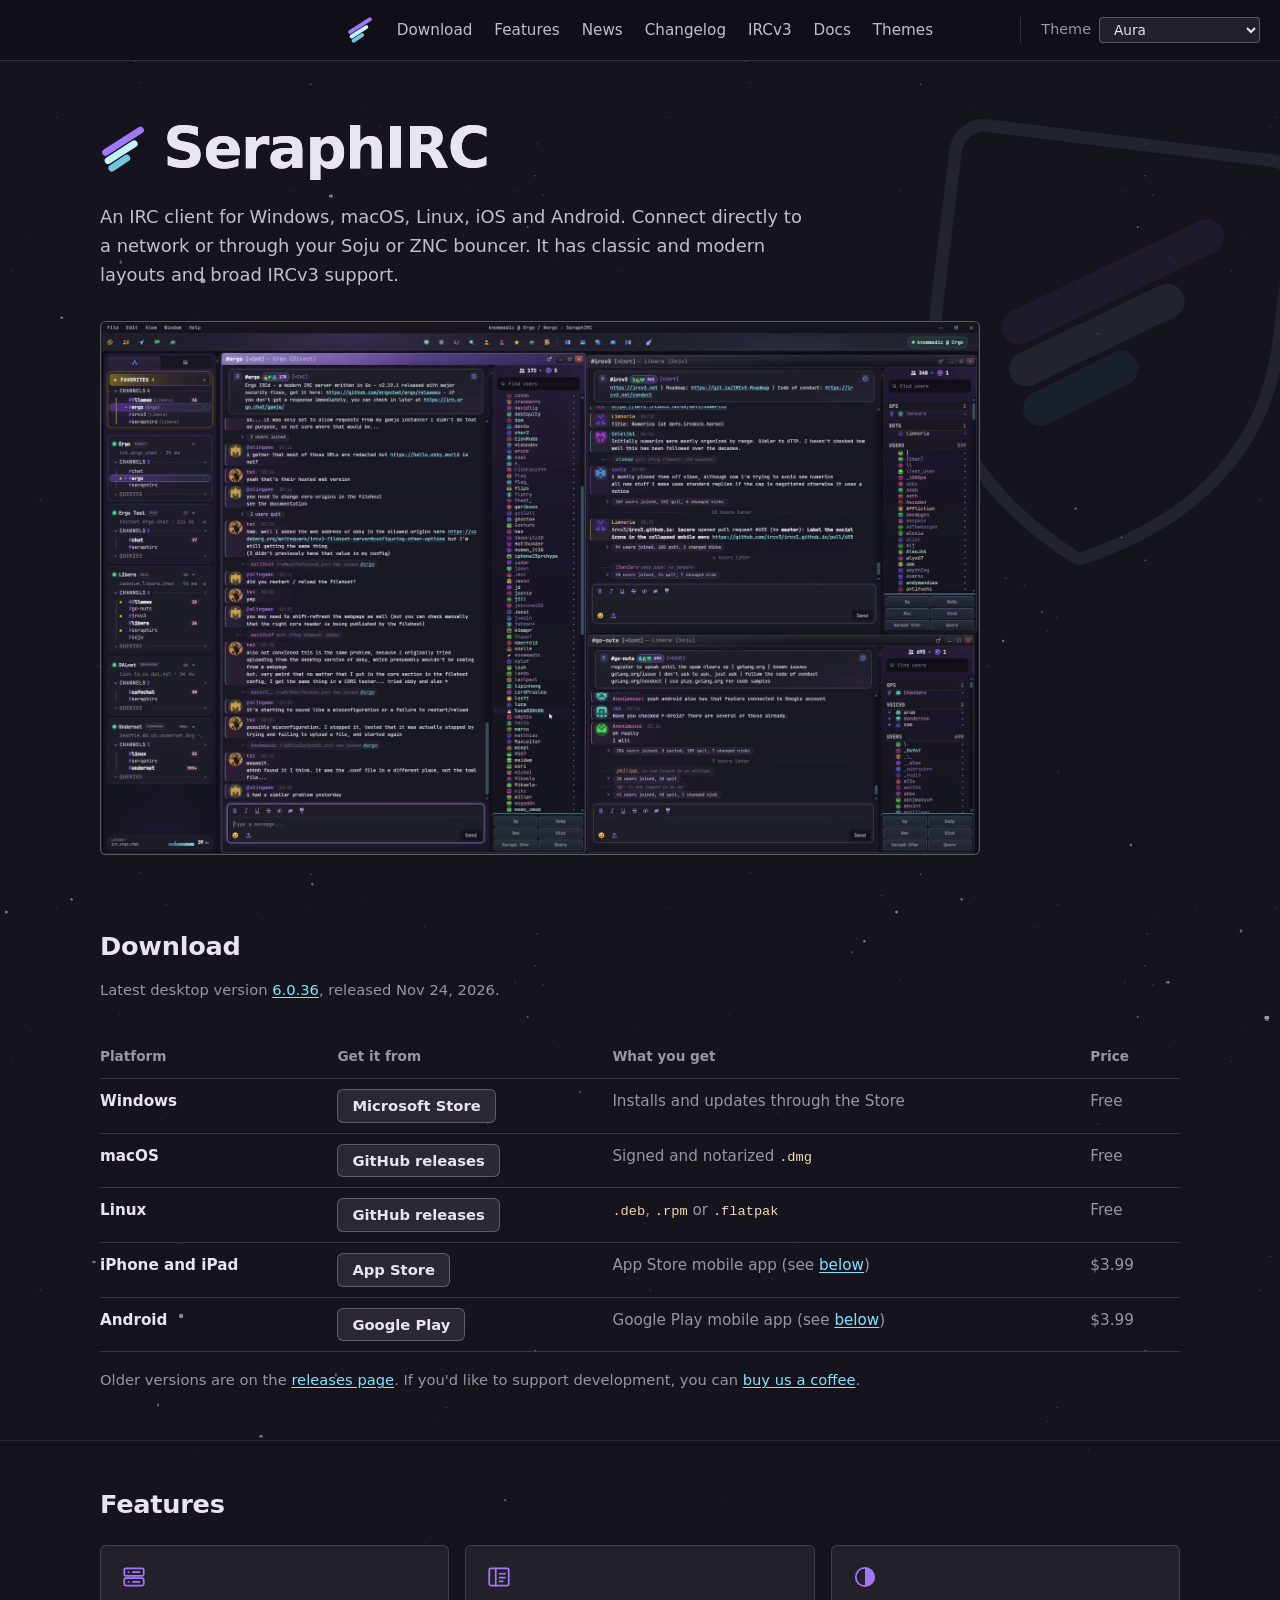
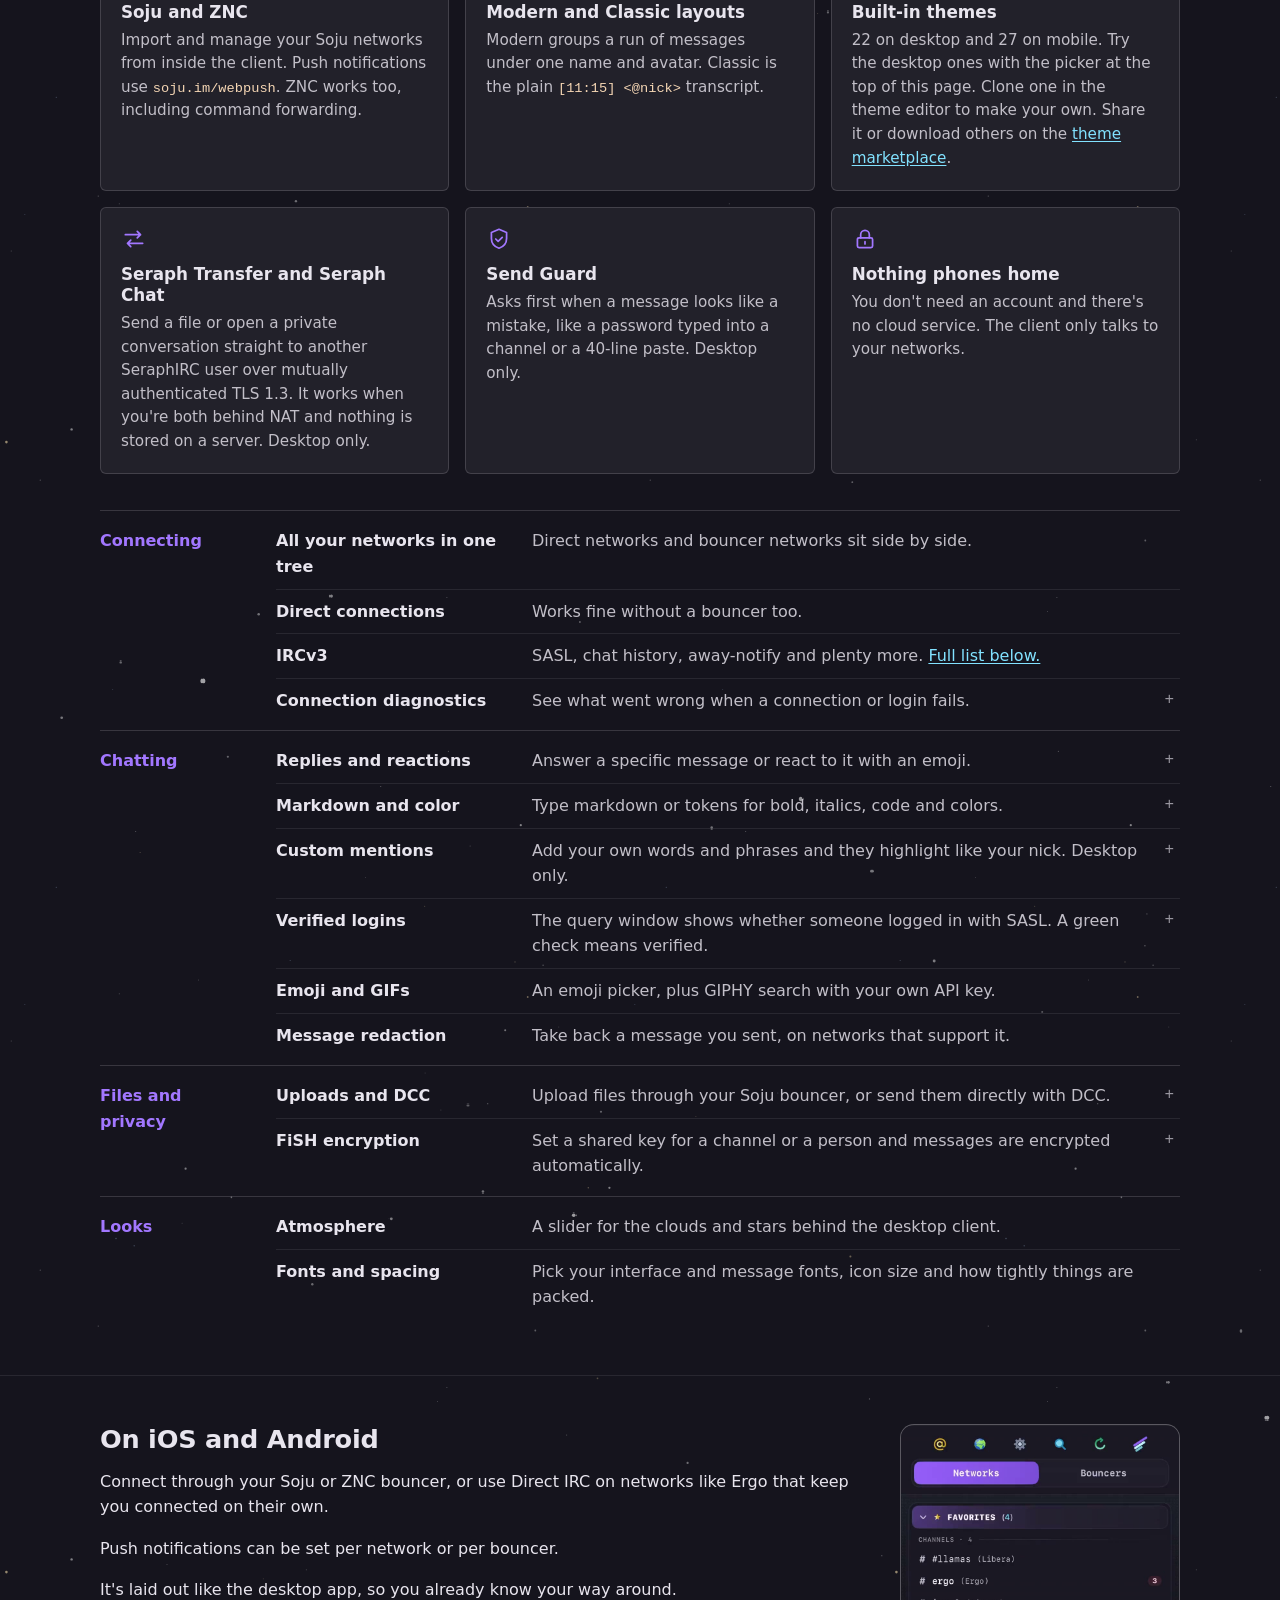
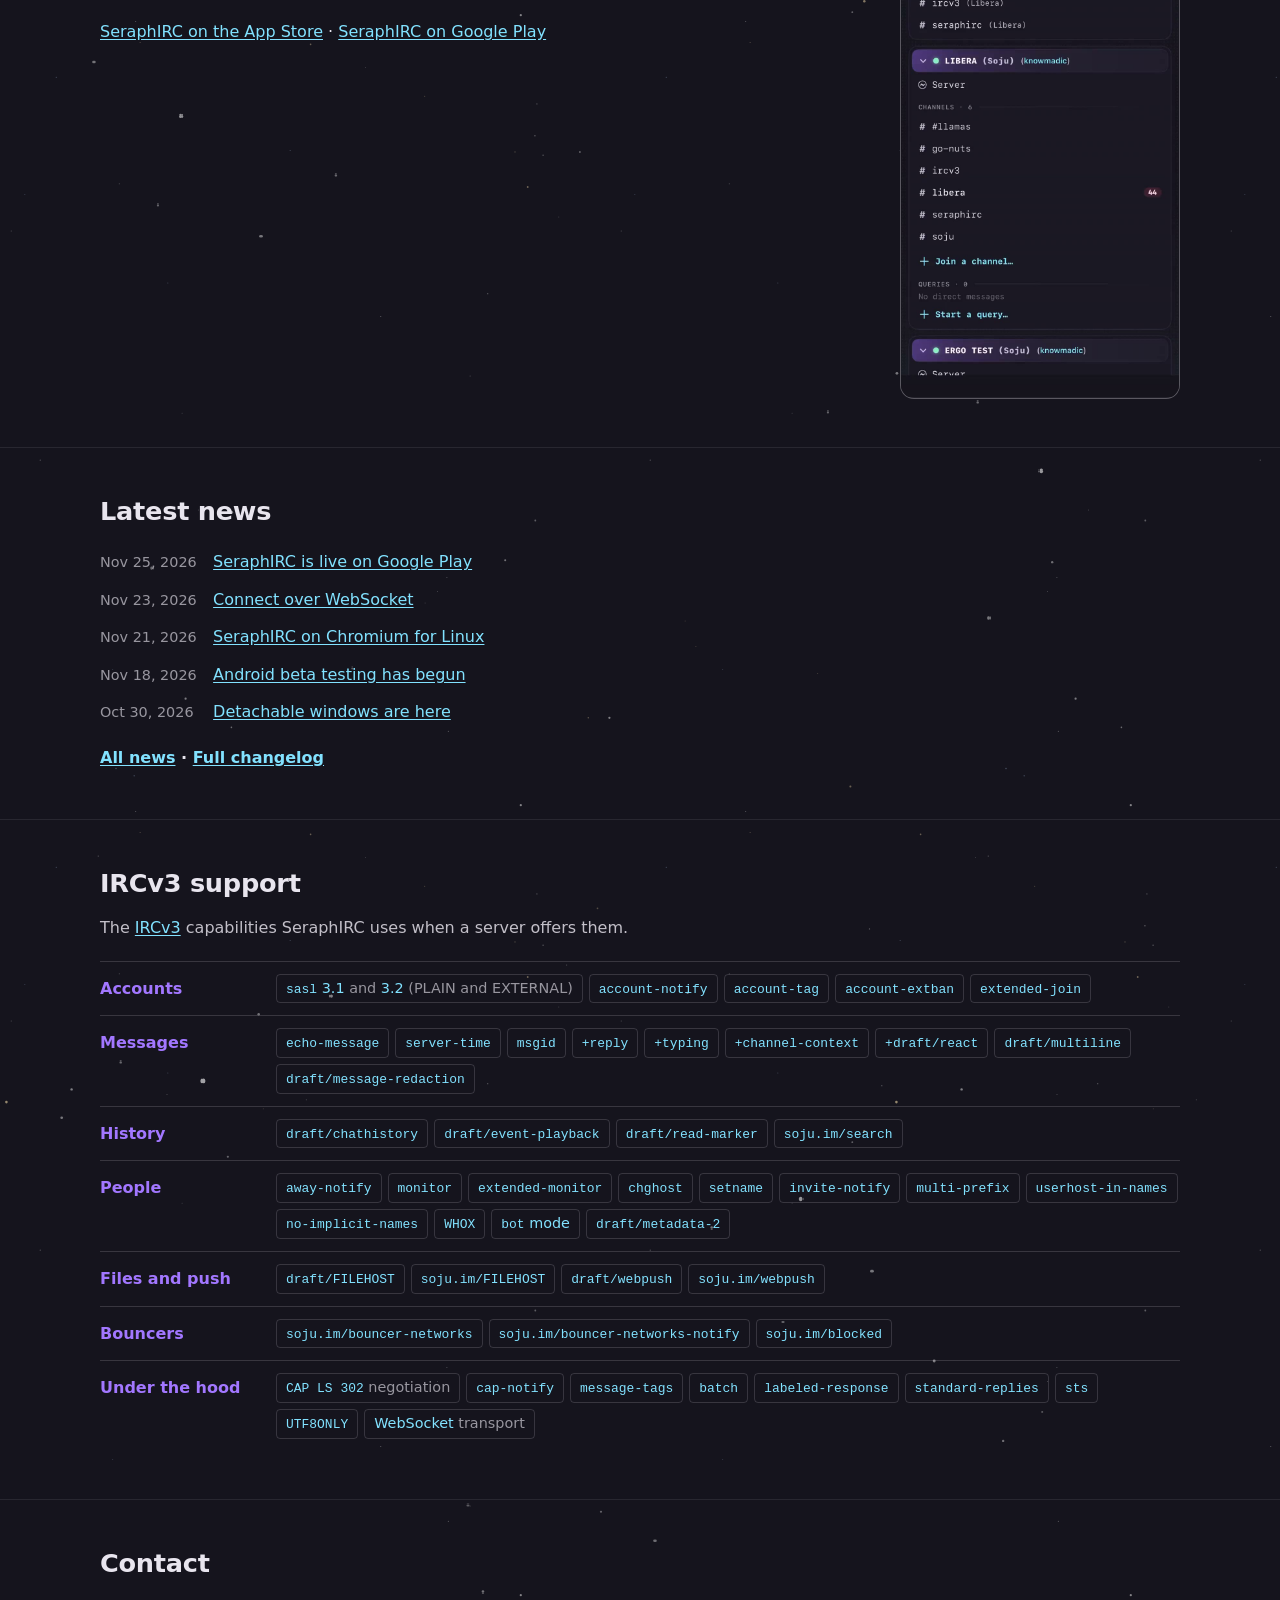
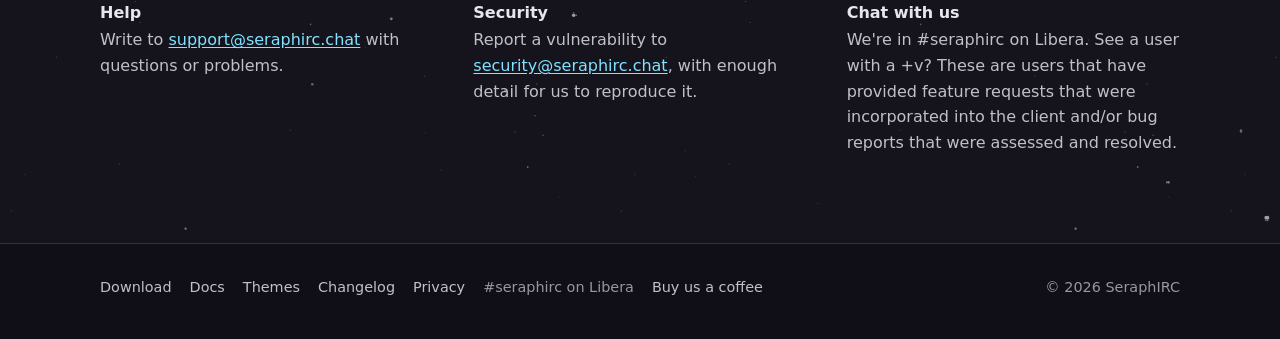
<file: index.html>
<!doctype html>
<html lang="en" data-theme="aura">
  <head>
    <meta charset="utf-8">
    <meta name="viewport" content="width=device-width, initial-scale=1">
    <meta
      name="description"
      content="SeraphIRC is an IRC client for desktop and mobile, with Soju and ZNC bouncer support, IRCv3, and locally stored history."
    >
    <meta name="theme-color" content="#192035">
    <!-- The one place to bump each release. The desktop client reads these to
         offer updates, and the download section fills in its version line from them. -->
    <meta name="seraphirc:latest-version" content="6.0.36">
    <meta name="seraphirc:release-date" content="2026-11-24">
    <meta name="seraphirc:download-url" content="https://www.seraphirc.chat/#download">
    <link rel="canonical" href="https://www.seraphirc.chat/">
    <link rel="icon" href="/favicon.ico" sizes="any">
    <link rel="icon" type="image/png" sizes="512x512" href="/assets/favicon-v3.png">
    <link rel="icon" type="image/png" sizes="192x192" href="/assets/android-chrome-192x192-v3.png">
    <link rel="icon" type="image/png" sizes="32x32" href="/assets/favicon-32x32-v3.png">
    <link rel="icon" type="image/png" sizes="16x16" href="/assets/favicon-16x16-v3.png">
    <link rel="apple-touch-icon" sizes="180x180" href="/assets/apple-touch-icon-v3.png">

    <meta property="og:type" content="website">
    <meta property="og:site_name" content="SeraphIRC">
    <meta property="og:title" content="SeraphIRC - A modern desktop and mobile IRC client">
    <meta
      property="og:description"
      content="An IRC client for desktop and mobile, with Soju and ZNC bouncer support, IRCv3 capability negotiation, and locally stored history."
    >
    <meta property="og:url" content="https://www.seraphirc.chat/">
    <meta property="og:image" content="https://www.seraphirc.chat/assets/seraphirc-link-preview-v4.png">
    <meta property="og:image:secure_url" content="https://www.seraphirc.chat/assets/seraphirc-link-preview-v4.png">
    <meta property="og:image:type" content="image/png">
    <meta property="og:image:width" content="1200">
    <meta property="og:image:height" content="630">
    <meta property="og:image:alt" content="The SeraphIRC wing-sweep mark on a night-navy ground">
    <meta name="twitter:card" content="summary_large_image">
    <meta name="twitter:title" content="SeraphIRC - A modern desktop and mobile IRC client">
    <meta
      name="twitter:description"
      content="An IRC client for desktop and mobile, with Soju and ZNC bouncer support, IRCv3 capability negotiation, and locally stored history."
    >
    <meta name="twitter:image" content="https://www.seraphirc.chat/assets/seraphirc-link-preview-v4.png">
    <meta name="twitter:image:alt" content="The SeraphIRC wing-sweep mark on a night-navy ground">
    <title>SeraphIRC - IRC for desktop &amp; mobile</title>
    <script type="application/ld+json">
      {
        "@context": "https://schema.org",
        "@graph": [
          {
            "@type": "SoftwareApplication",
            "@id": "https://www.seraphirc.chat/#desktop",
            "name": "SeraphIRC for Desktop",
            "operatingSystem": "Windows, macOS, Linux",
            "applicationCategory": "CommunicationApplication",
            "description": "SeraphIRC is an IRC client for Windows, macOS and Linux, with Soju and ZNC bouncer support, IRCv3 capability negotiation, and locally stored history.",
            "url": "https://www.seraphirc.chat/",
            "downloadUrl": "https://github.com/seraphirc/seraphirc-download/releases/latest",
            "image": "https://www.seraphirc.chat/assets/seraphirc-link-preview-v4.png",
            "screenshot": "https://www.seraphirc.chat/assets/demo/seraphirc-demo-poster.jpg",
            "license": "Proprietary",
            "offers": {
              "@type": "Offer",
              "price": "0",
              "priceCurrency": "USD"
            }
          },
          {
            "@type": "SoftwareApplication",
            "@id": "https://www.seraphirc.chat/#ios",
            "name": "SeraphIRC for iOS",
            "operatingSystem": "iOS, iPadOS",
            "applicationCategory": "CommunicationApplication",
            "description": "SeraphIRC is an IRC client for iPhone and iPad, with Soju and ZNC bouncer support, IRCv3 capability negotiation, and locally stored history.",
            "url": "https://www.seraphirc.chat/",
            "downloadUrl": "https://apps.apple.com/us/app/seraphirc/id6787119413",
            "image": "https://www.seraphirc.chat/assets/seraphirc-link-preview-v4.png",
            "screenshot": "https://www.seraphirc.chat/assets/demo/seraphirc-mobile-demo-poster.jpg",
            "license": "Proprietary",
            "offers": {
              "@type": "Offer",
              "price": "3.99",
              "priceCurrency": "USD"
            }
          }
        ]
      }
    </script>
    <script>
      // News and the changelog moved to their own pages. Send old links like
      // /#changelog, /#v6.0.13 and /#news-wails-3 there before the page draws.
      (function () {
        var hash = location.hash;
        if (/^#(changelog$|v\d)/.test(hash)) location.replace("/changelog/" + (hash === "#changelog" ? "" : hash));
        else if (/^#news(-|$)/.test(hash)) location.replace("/news/" + (hash === "#news" ? "" : hash));
      })();
    </script>
    <script>
      // Apply the saved theme before first paint.
      (function () {
        try {
          var t = localStorage.getItem("seraphirc-theme");
          // Spooky Season was retired, so a saved pick of it falls back to the default.
          if (t && t !== "spooky-season") document.documentElement.setAttribute("data-theme", t);
        } catch (e) {}
      })();
    </script>
    <link rel="stylesheet" href="styles.css?v=20261127-sky-2">
  </head>
  <body>
    <header class="site-header">
      <div class="wrap">
        <a class="brand" href="/" aria-label="SeraphIRC home">
          <span class="brand-mark" aria-hidden="true">
            <svg class="seraph-mark" viewBox="9 23.5 74 74" fill="none" stroke-width="11" stroke-linecap="round" aria-hidden="true" focusable="false"><path d="M18,66 L74,30" stroke="var(--mark-1)"/><path d="M22,79 L64,52" stroke="var(--mark-2)"/><path d="M28,91 L52,75" stroke="var(--mark-3)"/></svg>
          </span>
        </a>
        <nav class="site-nav" aria-label="Main">
          <a href="#download">Download</a>
          <a href="#features">Features</a>
          <a href="/news/">News</a>
          <a href="/changelog/">Changelog</a>
          <a href="#ircv3">IRCv3</a>
          <a href="/docs/">Docs</a>
          <a href="/marketplace/">Themes</a>
        </nav>
        <label class="field head-theme">
          Theme
          <select id="theme-select">
            <option value="aura">Aura</option>
            <option value="catppuccin">Catppuccin</option>
            <option value="cyberpunk">Cyberpunk</option>
            <option value="dim">Dim</option>
            <option value="dracula">Dracula</option>
            <option value="funky-fresh">Funky Fresh</option>
            <option value="gruvbox">Gruvbox</option>
            <option value="hackerman">Hackerman</option>
            <option value="light">Light</option>
            <option value="miami-nights">Miami Nights</option>
            <option value="monokai">Monokai</option>
            <option value="nebula">Nebula</option>
            <option value="newsprint">Newsprint</option>
            <option value="nord">Nord</option>
            <option value="ocean-breeze">Ocean Breeze</option>
            <option value="phoenix">Phoenix</option>
            <option value="sage">Sage</option>
            <option value="sakura">Sakura</option>
            <option value="seraph">Seraph</option>
            <option value="solarized-dark">Solarized Dark</option>
            <option value="solarized-light">Solarized Light</option>
            <option value="tokyo-night">Tokyo Night</option>
          </select>
        </label>
      </div>
    </header>

    <!-- crest -->
    <div class="crest-frame" data-threats aria-hidden="true">
      <svg class="crest" viewBox="0 0 240 280" fill="none" stroke-linecap="round" stroke-linejoin="round" focusable="false">
        <path d="M40 26H200a16 16 0 0 1 16 16V126C216 194 172 236 120 260C68 236 24 194 24 126V42a16 16 0 0 1 16-16Z" stroke="var(--mark-2)" stroke-width="7"/>
        <g transform="translate(39.5 20) scale(1.75)" stroke-width="11">
          <path d="M18,66 L74,30" stroke="var(--mark-1)"/>
          <path d="M22,79 L64,52" stroke="var(--mark-2)"/>
          <path d="M28,91 L52,75" stroke="var(--mark-3)"/>
        </g>
      </svg>
    </div>
    <!-- /crest -->
    <main>
      <section class="intro">
        <div class="wrap">
          <h1 class="wordmark">
            <span class="wordmark-name">
              <svg class="seraph-mark wordmark-mark" viewBox="9 23.5 74 74" fill="none" stroke-width="11" stroke-linecap="round" aria-hidden="true" focusable="false"><path d="M18,66 L74,30" stroke="var(--mark-1)"/><path d="M22,79 L64,52" stroke="var(--mark-2)"/><path d="M28,91 L52,75" stroke="var(--mark-3)"/></svg>
              <span class="wordmark-text">SeraphIRC</span>
            </span>
          </h1>
          <p class="intro-text">
            An IRC client for Windows, macOS, Linux, iOS and Android. Connect directly to a
            network or through your Soju or ZNC bouncer. It has classic and modern layouts and
            broad IRCv3 support.
          </p>
          <figure class="shot">
            <!-- The poster is a still from the video. It is what crawlers, link
                 previews and AI tools see, since they don't read video frames. -->
            <video
              class="demo-video"
              src="assets/demo/seraphirc-demo.mp4?v=20261111-demo-1"
              poster="assets/demo/seraphirc-demo-poster.jpg?v=20261117-1"
              width="2558"
              height="1550"
              controls
              muted
              loop
              playsinline
              preload="metadata"
              data-demo-video
              aria-label="A demo of the SeraphIRC desktop client"
            >
              <img
                src="assets/demo/seraphirc-demo-poster.jpg?v=20261117-1"
                width="1920"
                height="1163"
                alt="The SeraphIRC desktop client on Windows: a network tree with favorites, three channel windows side by side, and their user lists"
              >
            </video>
          </figure>
        </div>
      </section>

      <section class="section" id="download" aria-labelledby="download-title">
        <div class="wrap">
          <h2 id="download-title">Download</h2>
          <p class="small-print" data-latest-release hidden>
            Latest desktop version <a href="/changelog/" data-latest-version></a>,
            released <time data-latest-date></time>.
          </p>
          <div class="table-scroll">
            <table class="table downloads">
              <thead>
                <tr><th scope="col">Platform</th><th scope="col">Get it from</th><th scope="col">What you get</th><th scope="col">Price</th></tr>
              </thead>
              <tbody>
                <tr>
                  <td>Windows</td>
                  <td><a class="button" href="https://apps.microsoft.com/store/detail/9NX6N61K61B0?cid=DevShareMCLPCS">Microsoft Store</a></td>
                  <td class="files">Installs and updates through the Store</td>
                  <td class="price">Free</td>
                </tr>
                <tr>
                  <td>macOS</td>
                  <td><a class="button" href="https://github.com/seraphirc/seraphirc-download/releases/latest">GitHub releases</a></td>
                  <td class="files">Signed and notarized <code>.dmg</code></td>
                  <td class="price">Free</td>
                </tr>
                <tr>
                  <td>Linux</td>
                  <td><a class="button" href="https://github.com/seraphirc/seraphirc-download/releases/latest">GitHub releases</a></td>
                  <td class="files"><code>.deb</code>, <code>.rpm</code> or <code>.flatpak</code></td>
                  <td class="price">Free</td>
                </tr>
                <tr>
                  <td>iPhone and iPad</td>
                  <td><a class="button" href="https://apps.apple.com/us/app/seraphirc/id6787119413">App Store</a></td>
                  <td class="files">App Store mobile app (see <a href="#mobile">below</a>)</td>
                  <td class="price">$3.99</td>
                </tr>
                <tr>
                  <td>Android</td>
                  <td><a class="button" href="https://play.google.com/store/apps/details?id=chat.seraphirc.android&amp;pcampaignid=web_share">Google Play</a></td>
                  <td class="files">Google Play mobile app (see <a href="#mobile">below</a>)</td>
                  <td class="price">$3.99</td>
                </tr>
              </tbody>
            </table>
          </div>
          <p class="small-print">
            Older versions are on the
            <a href="https://github.com/seraphirc/seraphirc-download/releases">releases page</a>.
            If you'd like to support development, you can
            <a href="https://buymeacoffee.com/seraphirc">buy us a coffee</a>.
          </p>
        </div>
      </section>

      <section class="section" id="features" aria-labelledby="features-title">
        <div class="wrap">
          <h2 id="features-title">Features</h2>
          <ul class="feature-cards">
            <li class="feature-card" id="bouncers">
              <svg class="feature-icon" viewBox="0 0 24 24" aria-hidden="true" focusable="false"><rect x="3" y="4" width="18" height="7" rx="1.5"/><rect x="3" y="13" width="18" height="7" rx="1.5"/><path d="M7 7.5h.01M7 16.5h.01M11 7.5h6M11 16.5h6"/></svg>
              <h3>Soju and ZNC</h3>
              <p>Import and manage your Soju networks from inside the client. Push notifications use <code>soju.im/webpush</code>. ZNC works too, including command forwarding.</p>
            </li>
            <li class="feature-card">
              <svg class="feature-icon" viewBox="0 0 24 24" aria-hidden="true" focusable="false"><rect x="3" y="4" width="18" height="16" rx="1.5"/><path d="M9 4v16M12.5 9h5M12.5 12.5h5M12.5 16h3"/></svg>
              <h3>Modern and Classic layouts</h3>
              <p>Modern groups a run of messages under one name and avatar. Classic is the plain <code>[11:15] &lt;@nick&gt;</code> transcript.</p>
            </li>
            <li class="feature-card">
              <svg class="feature-icon" viewBox="0 0 24 24" aria-hidden="true" focusable="false"><circle cx="12" cy="12" r="8.5"/><path d="M12 3.5a8.5 8.5 0 0 1 0 17z" fill="currentColor" stroke="none"/></svg>
              <h3>Built-in themes</h3>
              <p>22 on desktop and 27 on mobile. Try the desktop ones with the picker at the top of this page. Clone one in the theme editor to make your own. Share it or download others on the <a href="/marketplace/">theme marketplace</a>.</p>
            </li>
            <li class="feature-card">
              <svg class="feature-icon" viewBox="0 0 24 24" aria-hidden="true" focusable="false"><path d="M4 8h14M15 5l3 3-3 3M20 16H6M9 13l-3 3 3 3"/></svg>
              <h3>Seraph Transfer and Seraph Chat</h3>
              <p>Send a file or open a private conversation straight to another SeraphIRC user over mutually authenticated TLS 1.3. It works when you're both behind NAT and nothing is stored on a server. Desktop only.</p>
            </li>
            <li class="feature-card">
              <svg class="feature-icon" viewBox="0 0 24 24" aria-hidden="true" focusable="false"><path d="M12 3l7 3v5.5c0 4.3-2.9 7.6-7 9-4.1-1.4-7-4.7-7-9V6l7-3z"/><path d="M9 12l2.2 2.2L15 10.5"/></svg>
              <h3>Send Guard</h3>
              <p>Asks first when a message looks like a mistake, like a password typed into a channel or a 40-line paste. Desktop only.</p>
            </li>
            <li class="feature-card">
              <svg class="feature-icon" viewBox="0 0 24 24" aria-hidden="true" focusable="false"><rect x="5" y="11" width="14" height="9" rx="1.5"/><path d="M8 11V8a4 4 0 0 1 8 0v3M12 14.5v2"/></svg>
              <h3>Nothing phones home</h3>
              <p>You don't need an account and there's no cloud service. The client only talks to your networks.</p>
            </li>
          </ul>

          <div class="feature-sheet">
            <div class="feature-set">
              <h3>Connecting</h3>
              <ul class="feature-rows">
                <li>
                  <div class="feature-row">
                    <span class="feature-name">All your networks in one tree</span>
                    <span class="feature-line">Direct networks and bouncer networks sit side by side.</span>
                  </div>
                </li>
                <li>
                  <div class="feature-row">
                    <span class="feature-name">Direct connections</span>
                    <span class="feature-line">Works fine without a bouncer too.</span>
                  </div>
                </li>
                <li>
                  <div class="feature-row">
                    <span class="feature-name">IRCv3</span>
                    <span class="feature-line">SASL, chat history, away-notify and plenty more. <a href="#ircv3">Full list below.</a></span>
                  </div>
                </li>
                <li>
                  <details class="feature-fold">
                    <summary>
                      <span class="feature-row">
                        <span class="feature-name">Connection diagnostics</span>
                        <span class="feature-line">See what went wrong when a connection or login fails.</span>
                      </span>
                    </summary>
                    <p class="feature-detail">It shows what the server sent back and what the client thinks is going on.</p>
                  </details>
                </li>
              </ul>
            </div>

            <div class="feature-set">
              <h3>Chatting</h3>
              <ul class="feature-rows">
                <li>
                  <details class="feature-fold">
                    <summary>
                      <span class="feature-row">
                        <span class="feature-name">Replies and reactions</span>
                        <span class="feature-line">Answer a specific message or react to it with an emoji.</span>
                      </span>
                    </summary>
                    <p class="feature-detail">If the network can't show them, replies fall back to a plain <code>nick:</code> prefix and reactions can be sent as normal messages.</p>
                  </details>
                </li>
                <li>
                  <details class="feature-fold">
                    <summary>
                      <span class="feature-row">
                        <span class="feature-name">Markdown and color</span>
                        <span class="feature-line">Type markdown or tokens for bold, italics, code and colors.</span>
                      </span>
                    </summary>
                    <p class="feature-detail">Other clients see normal IRC formatting.</p>
                  </details>
                </li>
                <li>
                  <details class="feature-fold">
                    <summary>
                      <span class="feature-row">
                        <span class="feature-name">Custom mentions</span>
                        <span class="feature-line">Add your own words and phrases and they highlight like your nick. Desktop only.</span>
                      </span>
                    </summary>
                    <p class="feature-detail">They get their own tray and notification toggle.</p>
                  </details>
                </li>
                <li>
                  <details class="feature-fold">
                    <summary>
                      <span class="feature-row">
                        <span class="feature-name">Verified logins</span>
                        <span class="feature-line">The query window shows whether someone logged in with SASL. A green check means verified.</span>
                      </span>
                    </summary>
                    <p class="feature-detail">It also shows which account they logged in to.</p>
                  </details>
                </li>
                <li>
                  <div class="feature-row">
                    <span class="feature-name">Emoji and GIFs</span>
                    <span class="feature-line">An emoji picker, plus GIPHY search with your own API key.</span>
                  </div>
                </li>
                <li>
                  <div class="feature-row">
                    <span class="feature-name">Message redaction</span>
                    <span class="feature-line">Take back a message you sent, on networks that support it.</span>
                  </div>
                </li>
              </ul>
            </div>

            <div class="feature-set">
              <h3>Files and privacy</h3>
              <ul class="feature-rows">
                <li>
                  <details class="feature-fold">
                    <summary>
                      <span class="feature-row">
                        <span class="feature-name">Uploads and DCC</span>
                        <span class="feature-line">Upload files through your Soju bouncer, or send them directly with DCC.</span>
                      </span>
                    </summary>
                    <p class="feature-detail">Drag and drop and copy/paste both work.</p>
                  </details>
                </li>
                <li>
                  <details class="feature-fold">
                    <summary>
                      <span class="feature-row">
                        <span class="feature-name">FiSH encryption</span>
                        <span class="feature-line">Set a shared key for a channel or a person and messages are encrypted automatically.</span>
                      </span>
                    </summary>
                    <p class="feature-detail">Blowfish in CBC or ECB mode, compatible with HexChat, Konversation, Quassel, and mIRC.</p>
                  </details>
                </li>
              </ul>
            </div>

            <div class="feature-set">
              <h3>Looks</h3>
              <ul class="feature-rows">
                <li>
                  <div class="feature-row">
                    <span class="feature-name">Atmosphere</span>
                    <span class="feature-line">A slider for the clouds and stars behind the desktop client.</span>
                  </div>
                </li>
                <li>
                  <div class="feature-row">
                    <span class="feature-name">Fonts and spacing</span>
                    <span class="feature-line">Pick your interface and message fonts, icon size and how tightly things are packed.</span>
                  </div>
                </li>
              </ul>
            </div>
          </div>
        </div>
      </section>

      <section class="section" id="mobile" aria-labelledby="mobile-title">
        <div class="wrap mobile-grid">
          <div>
            <h2 id="mobile-title">On iOS and Android</h2>
            <p>
              Connect through your Soju or ZNC bouncer, or use Direct IRC on networks like Ergo
              that keep you connected on their own.
            </p>
            <p>Push notifications can be set per network or per bouncer.</p>
            <p>It's laid out like the desktop app, so you already know your way around.</p>
            <p>
              <a href="https://apps.apple.com/us/app/seraphirc/id6787119413">SeraphIRC on the App Store</a>
              &middot; <a href="https://play.google.com/store/apps/details?id=chat.seraphirc.android&amp;pcampaignid=web_share">SeraphIRC on Google Play</a>
            </p>
          </div>
          <video
            class="phone-video"
            src="assets/demo/seraphirc-mobile-demo.mp4?v=20261111-mobile-3"
            poster="assets/demo/seraphirc-mobile-demo-poster.jpg?v=20261111-mobile-3"
            width="860"
            height="1766"
            controls
            muted
            loop
            playsinline
            preload="none"
            data-demo-video
            aria-label="A demo of SeraphIRC on iPhone"
          ></video>
        </div>
      </section>

      <section class="section" id="latest" aria-labelledby="latest-title">
        <div class="wrap">
          <h2 id="latest-title">Latest news</h2>
          <ul class="news-list">
            <li><time datetime="2026-11-25">Nov 25, 2026</time> <a href="/news/#news-android-google-play">SeraphIRC is live on Google Play</a></li>
            <li><time datetime="2026-11-23">Nov 23, 2026</time> <a href="/news/#news-websocket">Connect over WebSocket</a></li>
            <li><time datetime="2026-11-21">Nov 21, 2026</time> <a href="/news/#news-chromium-flatpak">SeraphIRC on Chromium for Linux</a></li>
            <li><time datetime="2026-11-18">Nov 18, 2026</time> <a href="/news/#news-android-beta">Android beta testing has begun</a></li>
            <li><time datetime="2026-10-30">Oct 30, 2026</time> <a href="/news/#news-detachable-windows">Detachable windows are here</a></li>
          </ul>
          <p class="section-more"><a href="/news/">All news</a> &middot; <a href="/changelog/">Full changelog</a></p>
        </div>
      </section>

      <section class="section" id="ircv3" aria-labelledby="ircv3-title">
        <div class="wrap">
          <h2 id="ircv3-title">IRCv3 support</h2>
          <p class="section-intro">
            The <a href="https://ircv3.net" target="_blank" rel="noopener">IRCv3</a> capabilities SeraphIRC uses when a
            server offers them.
          </p>
          <div class="cap-sheet">
            <div class="cap-set">
              <h3>Accounts</h3>
              <ul class="cap-list">
                <li><a href="https://ircv3.net/specs/extensions/sasl-3.1" target="_blank" rel="noopener"><code>sasl</code> 3.1</a> and <a href="https://ircv3.net/specs/extensions/sasl-3.2" target="_blank" rel="noopener">3.2</a> (PLAIN and EXTERNAL)</li>
                <li><a href="https://ircv3.net/specs/extensions/account-notify" target="_blank" rel="noopener"><code>account-notify</code></a></li>
                <li><a href="https://ircv3.net/specs/extensions/account-tag" target="_blank" rel="noopener"><code>account-tag</code></a></li>
                <li><a href="https://ircv3.net/specs/extensions/account-extban" target="_blank" rel="noopener"><code>account-extban</code></a></li>
                <li><a href="https://ircv3.net/specs/extensions/extended-join" target="_blank" rel="noopener"><code>extended-join</code></a></li>
              </ul>
            </div>
            <div class="cap-set">
              <h3>Messages</h3>
              <ul class="cap-list">
                <li><a href="https://ircv3.net/specs/extensions/echo-message" target="_blank" rel="noopener"><code>echo-message</code></a></li>
                <li><a href="https://ircv3.net/specs/extensions/server-time" target="_blank" rel="noopener"><code>server-time</code></a></li>
                <li><a href="https://ircv3.net/specs/extensions/message-ids" target="_blank" rel="noopener"><code>msgid</code></a></li>
                <li><a href="https://ircv3.net/specs/client-tags/reply" target="_blank" rel="noopener"><code>+reply</code></a></li>
                <li><a href="https://ircv3.net/specs/client-tags/typing" target="_blank" rel="noopener"><code>+typing</code></a></li>
                <li><a href="https://ircv3.net/specs/client-tags/channel-context" target="_blank" rel="noopener"><code>+channel-context</code></a></li>
                <li><a href="https://ircv3.net/specs/client-tags/react" target="_blank" rel="noopener"><code>+draft/react</code></a></li>
                <li><a href="https://ircv3.net/specs/extensions/multiline" target="_blank" rel="noopener"><code>draft/multiline</code></a></li>
                <li><a href="https://ircv3.net/specs/extensions/message-redaction" target="_blank" rel="noopener"><code>draft/message-redaction</code></a></li>
              </ul>
            </div>
            <div class="cap-set">
              <h3>History</h3>
              <ul class="cap-list">
                <li><a href="https://ircv3.net/specs/extensions/chathistory" target="_blank" rel="noopener"><code>draft/chathistory</code></a></li>
                <li><a href="https://ircv3.net/specs/extensions/chathistory#implementation" target="_blank" rel="noopener"><code>draft/event-playback</code></a></li>
                <li><a href="https://ircv3.net/specs/extensions/read-marker" target="_blank" rel="noopener"><code>draft/read-marker</code></a></li>
                <li><a href="https://codeberg.org/emersion/soju/src/branch/master/doc/ext/search.md" target="_blank" rel="noopener"><code>soju.im/search</code></a></li>
              </ul>
            </div>
            <div class="cap-set">
              <h3>People</h3>
              <ul class="cap-list">
                <li><a href="https://ircv3.net/specs/extensions/away-notify" target="_blank" rel="noopener"><code>away-notify</code></a></li>
                <li><a href="https://ircv3.net/specs/extensions/monitor" target="_blank" rel="noopener"><code>monitor</code></a></li>
                <li><a href="https://ircv3.net/specs/extensions/extended-monitor" target="_blank" rel="noopener"><code>extended-monitor</code></a></li>
                <li><a href="https://ircv3.net/specs/extensions/chghost" target="_blank" rel="noopener"><code>chghost</code></a></li>
                <li><a href="https://ircv3.net/specs/extensions/setname" target="_blank" rel="noopener"><code>setname</code></a></li>
                <li><a href="https://ircv3.net/specs/extensions/invite-notify" target="_blank" rel="noopener"><code>invite-notify</code></a></li>
                <li><a href="https://ircv3.net/specs/extensions/multi-prefix" target="_blank" rel="noopener"><code>multi-prefix</code></a></li>
                <li><a href="https://ircv3.net/specs/extensions/userhost-in-names" target="_blank" rel="noopener"><code>userhost-in-names</code></a></li>
                <li><a href="https://ircv3.net/specs/extensions/no-implicit-names" target="_blank" rel="noopener"><code>no-implicit-names</code></a></li>
                <li><a href="https://ircv3.net/specs/extensions/whox" target="_blank" rel="noopener"><code>WHOX</code></a></li>
                <li><a href="https://ircv3.net/specs/extensions/bot-mode" target="_blank" rel="noopener"><code>bot</code> mode</a></li>
                <li><a href="https://ircv3.net/specs/extensions/metadata" target="_blank" rel="noopener"><code>draft/metadata-2</code></a></li>
              </ul>
            </div>
            <div class="cap-set">
              <h3>Files and push</h3>
              <ul class="cap-list">
                <li><a href="https://github.com/ircv3/ircv3-specifications/pull/562" target="_blank" rel="noopener"><code>draft/FILEHOST</code></a></li>
                <li><a href="https://codeberg.org/emersion/soju/src/branch/master/doc/ext/filehost.md" target="_blank" rel="noopener"><code>soju.im/FILEHOST</code></a></li>
                <li><a href="https://ircv3.net/specs/extensions/webpush" target="_blank" rel="noopener"><code>draft/webpush</code></a></li>
                <li><a href="https://codeberg.org/emersion/soju/src/branch/master/doc/ext/webpush.md" target="_blank" rel="noopener"><code>soju.im/webpush</code></a></li>
              </ul>
            </div>
            <div class="cap-set">
              <h3>Bouncers</h3>
              <ul class="cap-list">
                <li><a href="https://codeberg.org/emersion/soju/src/branch/master/doc/ext/bouncer-networks.md" target="_blank" rel="noopener"><code>soju.im/bouncer-networks</code></a></li>
                <li><a href="https://codeberg.org/emersion/soju/src/branch/master/doc/ext/bouncer-networks.md" target="_blank" rel="noopener"><code>soju.im/bouncer-networks-notify</code></a></li>
                <li><a href="https://codeberg.org/emersion/soju/src/branch/master/doc/ext/metadata.md" target="_blank" rel="noopener"><code>soju.im/blocked</code></a></li>
              </ul>
            </div>
            <div class="cap-set">
              <h3>Under the hood</h3>
              <ul class="cap-list">
                <li><a href="https://ircv3.net/specs/extensions/capability-negotiation" target="_blank" rel="noopener"><code>CAP LS 302</code></a> negotiation</li>
                <li><a href="https://ircv3.net/specs/extensions/capability-negotiation#cap-notify" target="_blank" rel="noopener"><code>cap-notify</code></a></li>
                <li><a href="https://ircv3.net/specs/extensions/message-tags" target="_blank" rel="noopener"><code>message-tags</code></a></li>
                <li><a href="https://ircv3.net/specs/extensions/batch" target="_blank" rel="noopener"><code>batch</code></a></li>
                <li><a href="https://ircv3.net/specs/extensions/labeled-response" target="_blank" rel="noopener"><code>labeled-response</code></a></li>
                <li><a href="https://ircv3.net/specs/extensions/standard-replies" target="_blank" rel="noopener"><code>standard-replies</code></a></li>
                <li><a href="https://ircv3.net/specs/extensions/sts" target="_blank" rel="noopener"><code>sts</code></a></li>
                <li><a href="https://ircv3.net/specs/extensions/utf8-only" target="_blank" rel="noopener"><code>UTF8ONLY</code></a></li>
                <li><a href="https://ircv3.net/specs/extensions/websocket" target="_blank" rel="noopener">WebSocket</a> transport</li>
              </ul>
            </div>
          </div>
        </div>
      </section>

      <section class="section" id="contact" aria-labelledby="contact-title">
        <div class="wrap">
          <h2 id="contact-title">Contact</h2>
          <dl class="contact-list">
            <div>
              <dt>Help</dt>
              <dd>Write to <a href="mailto:support@seraphirc.chat">support@seraphirc.chat</a> with questions or problems.</dd>
            </div>
            <div>
              <dt>Security</dt>
              <dd>Report a vulnerability to <a href="mailto:security@seraphirc.chat">security@seraphirc.chat</a>, with enough detail for us to reproduce it.</dd>
            </div>
            <div>
              <dt>Chat with us</dt>
              <dd>We're in #seraphirc on Libera. See a user with a +v? These are users that have provided feature requests that were incorporated into the client and/or bug reports that were assessed and resolved.</dd>
            </div>
          </dl>
        </div>
      </section>
    </main>

    <footer class="site-footer">
      <div class="wrap">
        <ul class="foot-nav">
          <li><a href="/#download">Download</a></li>
          <li><a href="/docs/">Docs</a></li>
          <li><a href="/marketplace/">Themes</a></li>
          <li><a href="/changelog/">Changelog</a></li>
          <li><a href="/privacy/">Privacy</a></li>
          <li>#seraphirc on Libera</li>
          <li><a href="https://buymeacoffee.com/seraphirc">Buy us a coffee</a></li>
        </ul>
        <p class="foot-meta">&copy; <span data-year>2026</span> SeraphIRC</p>
      </div>
    </footer>

    <script>
      // Loop each demo while it is on screen, unless the visitor has asked for
      // less motion. Nothing downloads before then. Safari pauses muted video
      // that scrolls away and never resumes it, so this plays and pauses on
      // visibility itself. A pause the visitor made sticks until they press play.
      (function () {
        var videos = document.querySelectorAll("[data-demo-video]");
        if (window.matchMedia("(prefers-reduced-motion: reduce)").matches) return;
        function start(video) {
          video.muted = true;
          var playing = video.play();
          if (playing) playing.catch(function () {});
        }
        // iOS shows the controls of a video that starts on its own until it
        // is tapped, so hide them while it autoplays. A tap, click, or Enter
        // brings them back.
        videos.forEach(function (video) {
          video.controls = false;
          video.tabIndex = 0;
          video.style.cursor = "pointer";
          function reveal() {
            video.controls = true;
            video.removeAttribute("tabindex");
            video.style.cursor = "";
            video.removeEventListener("click", reveal);
            video.removeEventListener("keydown", onKey);
          }
          function onKey(event) {
            if (event.key !== "Enter" && event.key !== " ") return;
            event.preventDefault();
            reveal();
          }
          video.addEventListener("click", reveal);
          video.addEventListener("keydown", onKey);
        });
        if (!("IntersectionObserver" in window)) {
          videos.forEach(start);
          return;
        }
        // Measured at the moment of the pause, since Safari's own pause can
        // land before the observer hears the video left the screen.
        function mostlyOnScreen(video) {
          var rect = video.getBoundingClientRect();
          var shown = Math.min(rect.bottom, window.innerHeight) - Math.max(rect.top, 0);
          return shown >= rect.height / 2;
        }
        var observer = new IntersectionObserver(function (entries) {
          entries.forEach(function (entry) {
            var video = entry.target;
            if (video.dataset.userPaused) return;
            if (entry.isIntersecting) {
              start(video);
            } else if (!document.fullscreenElement && !video.webkitDisplayingFullscreen) {
              video.pause();
            }
          });
        });
        videos.forEach(function (video) {
          // A pause with the video mostly on screen came from the visitor.
          video.addEventListener("pause", function () {
            if (mostlyOnScreen(video)) video.dataset.userPaused = "true";
          });
          video.addEventListener("play", function () {
            delete video.dataset.userPaused;
          });
          observer.observe(video);
        });
      })();

      // The header theme picker recolors the site to match a client theme.
      (function () {
        var select = document.getElementById("theme-select");
        select.value = document.documentElement.getAttribute("data-theme") || "aura";
        select.addEventListener("change", function () {
          document.documentElement.setAttribute("data-theme", select.value);
          try { localStorage.setItem("seraphirc-theme", select.value); } catch (e) {}
        });
      })();

    </script>
    <script>
      // Keep the footer year current.
      document.querySelectorAll("[data-year]").forEach(function (el) {
        el.textContent = String(new Date().getFullYear());
      });

      // Fill the download section's version line from the release meta tags.
      (function () {
        function meta(name) {
          var tag = document.querySelector('meta[name="seraphirc:' + name + '"]');
          return tag ? tag.content : "";
        }
        var version = meta("latest-version");
        var date = meta("release-date");
        var line = document.querySelector("[data-latest-release]");
        if (!line || !version || !date) return;
        var link = line.querySelector("[data-latest-version]");
        link.textContent = version;
        link.href = "/changelog/#v" + version;
        var time = line.querySelector("[data-latest-date]");
        time.dateTime = date;
        time.textContent = new Date(date).toLocaleDateString("en-US", {
          month: "short", day: "numeric", year: "numeric", timeZone: "UTC"
        });
        line.hidden = false;
      })();
    </script>
    <!-- threats -->
    <script>
      // For fun: words fly in as shooting stars and break on the crest, and
      // now and then a beam leaves it for Seraph Chat or Seraph Transfer.
      // Nothing runs for people who ask for less motion, on small screens,
      // or while the top of the page is out of view.
      (function () {
        var frame = document.querySelector(".crest-frame[data-threats]");
        if (!frame || !frame.animate) return;
        var crest = frame.querySelector(".crest");
        var calm = window.matchMedia("(prefers-reduced-motion: reduce)");
        var narrow = window.matchMedia("(max-width: 860px)");
        var words = ["Corporate snooping", "Info selling", "User profiling", "Ad tracking", "Data brokers"];
        var bag = [];
        var onScreen = true;
        // Where a hit can land, in the drawing's own units, and the side it
        // is hit from: 1 is from the right, -1 from the left.
        var spots = [
          [220, 62, 1], [220, 104, 1], [215, 146, 1], [211, 172, 1], [196, 198, 1],
          [30, 34, -1], [24, 52, -1], [24, 72, -1]
        ];
        // A word has to be in view long enough to read. A flight needs this
        // much open sky between the edge of the view and the shield, and
        // takes at least this long to cross it.
        var ROOM = 300, LEAST_TIME = 2300, MOST_TIME = 3400, SPEED = 150;
        // The word rides behind the head, so it stays outside the shield.
        var WORD_FROM = 10, WORD_TO = 160, WORD_DROP = 22;

        function rand(a, b) { return a + Math.random() * (b - a); }
        function make(tag, cls) { var el = document.createElement(tag); el.className = cls; return el; }
        function nextWord() {
          if (!bag.length) bag = words.slice().sort(function () { return Math.random() - 0.5; });
          return bag.pop();
        }

        // True when the word would never pass behind the page's own text or
        // the screenshot on its way in.
        function clearOf(blocks, path) {
          for (var d = 0; d <= path.room; d += 14) {
            var x = path.x + path.ux * d, y = path.y + path.uy * d;
            var left = path.side > 0 ? x + WORD_FROM : x - WORD_TO;
            var right = path.side > 0 ? x + WORD_TO : x - WORD_FROM;
            for (var i = 0; i < blocks.length; i++) {
              var b = blocks[i];
              if (right > b.left && left < b.right && y + WORD_DROP > b.top && y - 4 < b.bottom) return false;
            }
          }
          return true;
        }

        function pickPath() {
          var ctm = crest.getScreenCTM();
          if (!ctm) return null;
          var box = frame.getBoundingClientRect();
          var blocks = [".wordmark-name", ".intro-text", ".shot"].map(function (sel) {
            var el = document.querySelector(sel);
            if (!el) return null;
            var r = el.getBoundingClientRect();
            return { left: r.left - box.left, right: r.right - box.left, top: r.top - box.top, bottom: r.bottom - box.top };
          }).filter(Boolean);
          var good = [];
          spots.forEach(function (spot) {
            var pt = crest.createSVGPoint();
            pt.x = spot[0]; pt.y = spot[1];
            var hit = pt.matrixTransform(ctm);
            var x = hit.x - box.left, y = hit.y - box.top, side = spot[2];
            if (y < 0 || x < 0 || x > box.width) return;
            // room for the word beside the hit, inside the window
            if (side > 0 ? box.width - x < WORD_TO + 10 : x < WORD_TO + 10) return;
            for (var n = 0; n < 8; n++) {
              var angle = side > 0 ? rand(8, 80) : rand(6, 24), a = angle * Math.PI / 180;
              var edge = side > 0 ? box.width - x : x;
              var path = {
                x: x, y: y, side: side, angle: angle,
                ux: side * Math.cos(a), uy: -Math.sin(a),      // points back the way it came
                room: Math.min(y / Math.sin(a), edge / Math.cos(a))
              };
              if (path.room >= ROOM && clearOf(blocks, path)) good.push(path);
            }
          });
          return good.length ? good[Math.floor(Math.random() * good.length)] : null;
        }

        function launch() {
          var path = pickPath();
          if (!path) return;   // no room here for a flight that can be read
          var el = make("div", path.side > 0 ? "threat" : "threat threat-left");
          var tail = make("i", "threat-tail");
          tail.style.transform = "rotate(" + (path.side > 0 ? -path.angle : path.angle - 180) + "deg)";
          var word = make("span", "threat-word");
          nextWord().split("").forEach(function (ch) {
            var b = document.createElement("b");
            b.textContent = ch === " " ? " " : ch;
            word.appendChild(b);
          });
          var head = make("i", "threat-head");
          el.appendChild(tail);
          el.appendChild(head);
          el.appendChild(word);
          frame.appendChild(el);
          // the fireball flickers as it comes
          head.animate([{ transform: "scale(0.92)" }, { transform: "scale(1.22)" }],
            { duration: 120, direction: "alternate", iterations: Infinity });

          var far = path.room + 40;   // starts just out of view
          var time = Math.max(LEAST_TIME, Math.min(MOST_TIME, path.room / SPEED * 1000));
          el.animate([
            { transform: "translate(" + (path.x + path.ux * far) + "px," + (path.y + path.uy * far) + "px)", opacity: 0 },
            { opacity: 1, offset: 0.1 },
            { transform: "translate(" + path.x + "px," + path.y + "px)", opacity: 1 }
          ], { duration: time, easing: "cubic-bezier(.35,0,.75,.85)", fill: "forwards" })
            .onfinish = function () { smash(el, path.x, path.y, path.ux, path.uy); };
        }

        function smash(el, x, y, ux, uy) {
          el.querySelector(".threat-tail").animate([{ opacity: 0.85 }, { opacity: 0 }], { duration: 160, fill: "forwards" });
          el.querySelector(".threat-head").animate(
            [{ opacity: 1, transform: "scale(1.1)" }, { opacity: 0, transform: "scale(3)" }],
            { duration: 280, easing: "ease-out", fill: "forwards" });
          var longest = 0;
          Array.prototype.forEach.call(el.querySelectorAll(".threat-word b"), function (b, i) {
            var turn = rand(-1.1, 1.1), c = Math.cos(turn), s = Math.sin(turn), far = rand(14, 52);
            var dx = (ux * c - uy * s) * far;
            var dy = (ux * s + uy * c) * far + rand(8, 30);
            var time = rand(650, 1000), wait = i * 26;
            longest = Math.max(longest, time + wait);
            b.animate([
              { transform: "none", opacity: 1 },
              { transform: "translate(" + dx + "px," + dy + "px) rotate(" + rand(-140, 140) + "deg)", opacity: 0 }
            ], { duration: time, delay: wait, easing: "cubic-bezier(.2,.6,.3,1)", fill: "forwards" });
          });
          for (var n = 0; n < 7; n++) spark(x, y, ux, uy);
          var base = parseFloat(getComputedStyle(crest).opacity) || 0.07;
          crest.animate([{ opacity: base }, { opacity: Math.min(base * 2.6, 0.3) }, { opacity: base }],
            { duration: 520, easing: "ease-out" });
          crest.animate([{ translate: "0 0" }, { translate: (-ux * 3) + "px " + (-uy * 3) + "px" }, { translate: "0 0" }],
            { duration: 300, easing: "ease-out" });
          setTimeout(function () { el.remove(); }, longest + 60);
        }

        function spark(x, y, ux, uy) {
          var dot = make("i", "threat-spark");
          var turn = rand(-1.25, 1.25), c = Math.cos(turn), s = Math.sin(turn), far = rand(16, 58);
          var dx = (ux * c - uy * s) * far, dy = (ux * s + uy * c) * far;
          frame.appendChild(dot);
          dot.animate([
            { transform: "translate(" + x + "px," + y + "px) scale(1)", opacity: 0.9 },
            { transform: "translate(" + (x + dx) + "px," + (y + dy) + "px) scale(0.3)", opacity: 0 }
          ], { duration: rand(320, 560), easing: "cubic-bezier(.1,.7,.3,1)", fill: "forwards" })
            .onfinish = function () { dot.remove(); };
        }

        // Now and then a beam leaves the shield instead: encrypted traffic
        // going out, for Seraph Chat and Seraph Transfer.
        var notes = ["Seraph Chat", "Seraph Transfer"];
        var LOCK = "<svg viewBox=\"0 0 12 12\" width=\"11\" height=\"11\" fill=\"none\" stroke=\"currentColor\" stroke-width=\"1.6\" stroke-linecap=\"round\" stroke-linejoin=\"round\"><rect x=\"2\" y=\"5.5\" width=\"8\" height=\"5.5\" rx=\"1\"/><path d=\"M4 5.5V4a2 2 0 0 1 4 0v1.5\"/></svg>";
        var beamUp = false, sinceBeam = 0;

        // A beam starts at the wings in the middle of the shield and runs
        // level to the right edge of the view, the longest way out.
        var sources = [[120, 112], [128, 128], [112, 140]];

        function beam() {
          var ctm = crest.getScreenCTM();
          if (!ctm) return false;
          var box = frame.getBoundingClientRect();
          var src = sources[Math.floor(Math.random() * sources.length)];
          var pt = crest.createSVGPoint();
          pt.x = src[0]; pt.y = src[1];
          var from = pt.matrixTransform(ctm);
          var x = from.x - box.left, y = from.y - box.top;
          var tilt = rand(-3, 4);                       // level, give or take
          var ux = Math.cos(tilt * Math.PI / 180), uy = Math.sin(tilt * Math.PI / 180);
          var room = (box.width - x) / ux;
          var fits = (box.width - x - WORD_TO - 16) / ux;
          if (fits < 30) return false;                  // no room for the label
          // The label sits just past the shield when there is room for it
          // there, and otherwise as far right as it fits.
          var past = crest.getBoundingClientRect().right - box.left - x + 14;
          var at = Math.max(30, Math.min(past, fits));
          var lx = x + ux * at + WORD_FROM, ly = y + uy * at;
          var blocked = [".wordmark-name", ".intro-text", ".shot"].some(function (sel) {
            var el = document.querySelector(sel);
            if (!el) return false;
            var r = el.getBoundingClientRect();
            return lx + WORD_TO > r.left - box.left && lx < r.right - box.left &&
              ly + 26 > r.top - box.top && ly < r.bottom - box.top;
          });
          if (blocked) return false;

          beamUp = true;
          var turn = "rotate(" + tilt + "deg)";
          var el = make("div", "beam");
          el.style.transform = "translate(" + x + "px," + y + "px)";
          var line = make("i", "beam-line");
          line.style.width = (room + 40) + "px";
          var note = make("span", "beam-word");
          note.style.transform = "translate(" + (ux * at) + "px," + (uy * at) + "px)";
          note.innerHTML = LOCK;
          note.appendChild(document.createTextNode(notes[Math.floor(Math.random() * notes.length)]));
          el.appendChild(line);
          el.appendChild(note);
          frame.appendChild(el);

          line.animate([{ transform: turn + " scaleX(0)" }, { transform: turn + " scaleX(1)" }],
            { duration: 450, easing: "cubic-bezier(.2,.7,.3,1)", fill: "forwards" });
          line.animate([{ backgroundPosition: "0 0, 0 0" }, { backgroundPosition: "38px 0, 0 0" }],
            { duration: 700, iterations: Infinity });
          note.animate([{ opacity: 0 }, { opacity: 0.9 }], { duration: 320, delay: 220, fill: "both" });
          var base = parseFloat(getComputedStyle(crest).opacity) || 0.07;
          crest.animate([{ opacity: base }, { opacity: Math.min(base * 2.2, 0.26) }, { opacity: base }],
            { duration: 900, easing: "ease-out" });
          el.animate([{ opacity: 1 }, { opacity: 0 }], { duration: 520, delay: 3000, fill: "forwards" })
            .onfinish = function () { el.remove(); beamUp = false; };
          return true;
        }

        function tick() {
          var ok = onScreen && !document.hidden && !calm.matches && !narrow.matches;
          if (ok) {
            if (!beamUp && sinceBeam >= 2 && Math.random() < 0.34 && beam()) sinceBeam = 0;
            else { launch(); sinceBeam++; }
          }
          setTimeout(tick, ok ? rand(1900, 3700) : 1200);
        }
        if ("IntersectionObserver" in window) {
          new IntersectionObserver(function (entries) { onScreen = entries[0].isIntersecting; }).observe(frame);
        }
        setTimeout(tick, 1400);
      })();
    </script>
    <!-- /threats -->
  </body>
</html>
</file>
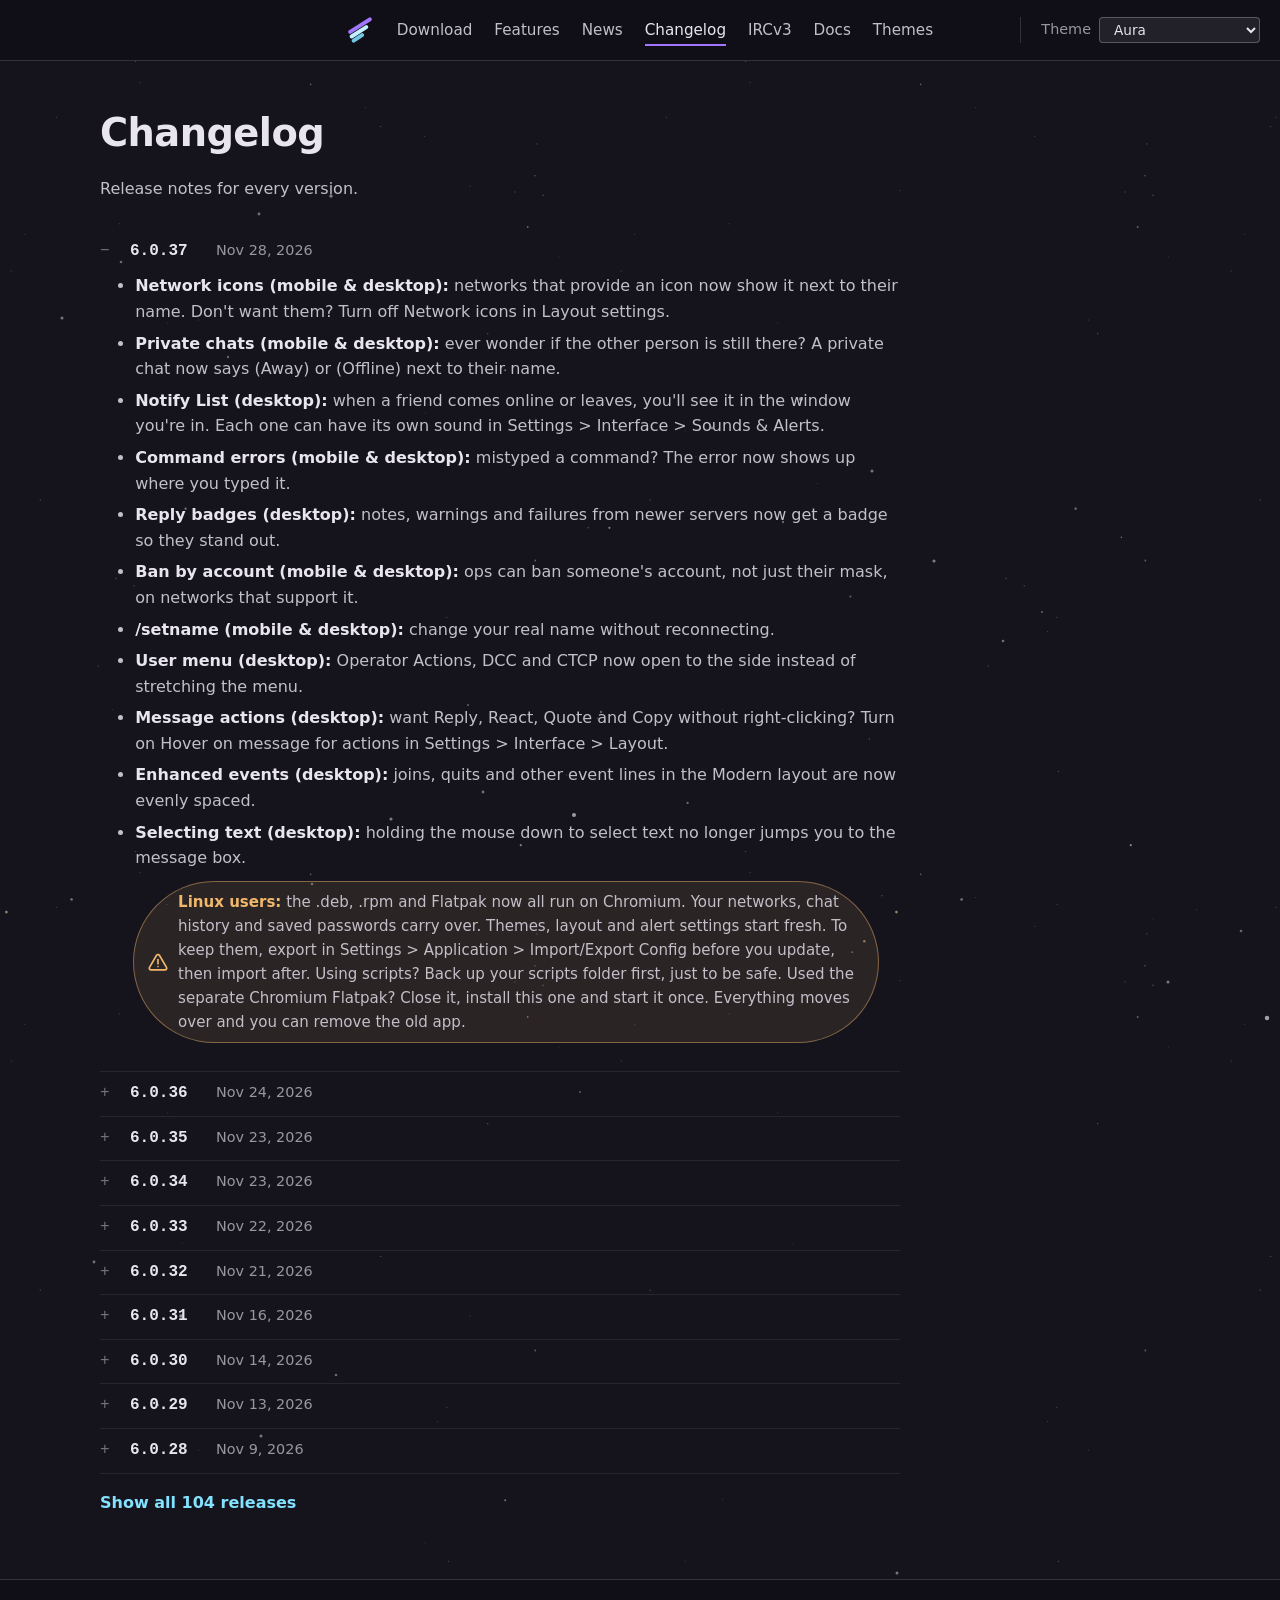
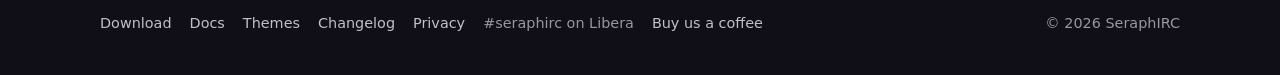
<file: changelog/index.html>
<!doctype html>
<html lang="en" data-theme="aura">
  <head>
    <meta charset="utf-8">
    <meta name="viewport" content="width=device-width, initial-scale=1">
    <meta name="description" content="Release notes for every version of SeraphIRC, the IRC client for desktop and mobile, newest first.">
    <meta name="theme-color" content="#10151f">
    <meta name="robots" content="index, follow">
    <link rel="canonical" href="https://www.seraphirc.chat/changelog/">
    <link rel="icon" href="/favicon.ico" sizes="any">
    <link rel="icon" type="image/png" sizes="512x512" href="/assets/favicon-v3.png">
    <link rel="icon" type="image/png" sizes="32x32" href="/assets/favicon-32x32-v3.png">
    <link rel="icon" type="image/png" sizes="16x16" href="/assets/favicon-16x16-v3.png">
    <link rel="apple-touch-icon" sizes="180x180" href="/assets/apple-touch-icon-v3.png">
    <title>Changelog - SeraphIRC</title>
    <script>
      // Apply the saved theme before first paint.
      (function () {
        try {
          var t = localStorage.getItem("seraphirc-theme");
          // Spooky Season was retired, so a saved pick of it falls back to the default.
          if (t && t !== "spooky-season") document.documentElement.setAttribute("data-theme", t);
        } catch (e) {}
      })();
    </script>
    <link rel="stylesheet" href="/styles.css?v=20261127-sky-1">
  </head>
  <body>
    <header class="site-header">
      <div class="wrap">
        <a class="brand" href="/" aria-label="SeraphIRC home">
          <span class="brand-mark" aria-hidden="true">
            <svg class="seraph-mark" viewBox="9 23.5 74 74" fill="none" stroke-width="11" stroke-linecap="round" aria-hidden="true" focusable="false"><path d="M18,66 L74,30" stroke="var(--mark-1)"/><path d="M22,79 L64,52" stroke="var(--mark-2)"/><path d="M28,91 L52,75" stroke="var(--mark-3)"/></svg>
          </span>
        </a>
        <nav class="site-nav" aria-label="Main">
          <a href="/#download">Download</a>
          <a href="/#features">Features</a>
          <a href="/news/">News</a>
          <a href="/changelog/" aria-current="page">Changelog</a>
          <a href="/#ircv3">IRCv3</a>
          <a href="/docs/">Docs</a>
          <a href="/marketplace/">Themes</a>
        </nav>
        <label class="field head-theme">
          Theme
          <select id="theme-select">
            <option value="aura">Aura</option>
            <option value="catppuccin">Catppuccin</option>
            <option value="cyberpunk">Cyberpunk</option>
            <option value="dim">Dim</option>
            <option value="dracula">Dracula</option>
            <option value="funky-fresh">Funky Fresh</option>
            <option value="gruvbox">Gruvbox</option>
            <option value="hackerman">Hackerman</option>
            <option value="light">Light</option>
            <option value="miami-nights">Miami Nights</option>
            <option value="monokai">Monokai</option>
            <option value="nebula">Nebula</option>
            <option value="newsprint">Newsprint</option>
            <option value="nord">Nord</option>
            <option value="ocean-breeze">Ocean Breeze</option>
            <option value="phoenix">Phoenix</option>
            <option value="sage">Sage</option>
            <option value="sakura">Sakura</option>
            <option value="seraph">Seraph</option>
            <option value="solarized-dark">Solarized Dark</option>
            <option value="solarized-light">Solarized Light</option>
            <option value="tokyo-night">Tokyo Night</option>
          </select>
        </label>
      </div>
    </header>

    <main class="wrap page">
      <section id="changelog" aria-labelledby="changelog-title">
        <div class="page-head">
          <h1 id="changelog-title">Changelog</h1>
          <p>Release notes for every version.</p>
        </div>
        <div class="releases" data-releases>
          <details class="release" id="v6.0.37">
            <summary><span class="release-version">6.0.37</span> <time datetime="2026-11-28">Nov 28, 2026</time></summary>
            <ul>
              <li><b>Network icons (mobile &amp; desktop):</b> networks that provide an icon now show it next to their name. Don't want them? Turn off Network icons in Layout settings.</li>
              <li><b>Private chats (mobile &amp; desktop):</b> ever wonder if the other person is still there? A private chat now says (Away) or (Offline) next to their name.</li>
              <li><b>Notify List (desktop):</b> when a friend comes online or leaves, you'll see it in the window you're in. Each one can have its own sound in Settings &gt; Interface &gt; Sounds &amp; Alerts.</li>
              <li><b>Command errors (mobile &amp; desktop):</b> mistyped a command? The error now shows up where you typed it.</li>
              <li><b>Reply badges (desktop):</b> notes, warnings and failures from newer servers now get a badge so they stand out.</li>
              <li><b>Ban by account (mobile &amp; desktop):</b> ops can ban someone's account, not just their mask, on networks that support it.</li>
              <li><b>/setname (mobile &amp; desktop):</b> change your real name without reconnecting.</li>
              <li><b>User menu (desktop):</b> Operator Actions, DCC and CTCP now open to the side instead of stretching the menu.</li>
              <li><b>Message actions (desktop):</b> want Reply, React, Quote and Copy without right-clicking? Turn on Hover on message for actions in Settings &gt; Interface &gt; Layout.</li>
              <li><b>Enhanced events (desktop):</b> joins, quits and other event lines in the Modern layout are now evenly spaced.</li>
              <li><b>Selecting text (desktop):</b> holding the mouse down to select text no longer jumps you to the message box.</li>
            </ul>
            <p class="release-callout" role="note"><svg class="release-callout-icon" viewBox="0 0 24 24" aria-hidden="true"><path d="M10.3 3.9 1.8 18.4A2 2 0 0 0 3.5 21.4h17a2 2 0 0 0 1.7-3L13.7 3.9a2 2 0 0 0-3.4 0Z"/><path d="M12 9v5"/><path d="M12 17.5h.01"/></svg><span><strong>Linux users:</strong> the .deb, .rpm and Flatpak now all run on Chromium. Your networks, chat history and saved passwords carry over. Themes, layout and alert settings start fresh. To keep them, export in Settings &gt; Application &gt; Import/Export Config before you update, then import after. Using scripts? Back up your scripts folder first, just to be safe. Used the separate Chromium Flatpak? Close it, install this one and start it once. Everything moves over and you can remove the old app.</span></p>
          </details>
          <details class="release" id="v6.0.36">
            <summary><span class="release-version">6.0.36</span> <time datetime="2026-11-24">Nov 24, 2026</time></summary>
            <ul>
              <li><b>Bouncers (desktop):</b> fixed rare login issues related to Soju bouncers when waking up or reconnecting.</li>
              <li><b>Resizing panels (desktop):</b> dragging the edge of the user list or the treebar felt sluggish, especially on macOS. It now keeps up with your mouse.</li>
            </ul>
          </details>
          <details class="release" id="v6.0.35">
            <summary><span class="release-version">6.0.35</span> <time datetime="2026-11-23">Nov 23, 2026</time></summary>
            <ul>
              <li><b>Compact treebar (desktop):</b> networks used to blur together. Now each one gets a little breathing room, network names stand out, and Channels and Queries step back so your channels are easy to spot.</li>
              <li><b>Muted server windows (desktop):</b> muted a server window? You'll see the mute icon next to the network in the compact treebar now, just like in the full one.</li>
            </ul>
          </details>
          <details class="release" id="v6.0.34">
            <summary><span class="release-version">6.0.34</span> <time datetime="2026-11-23">Nov 23, 2026</time></summary>
            <ul>
              <li><b>WebSocket (desktop):</b> connect to a network or a soju bouncer over WebSocket. Turn on Use WebSocket when you add or edit one, or paste a wss:// address into the server field and the rest fills itself in.</li>
              <li><b>TLS upgrades (desktop):</b> when a server says it requires TLS, SeraphIRC switches to TLS and saves the new port for you. The TLS setting stays locked for as long as the server asks, with a note saying until when.</li>
              <li><b>ZNC replays (desktop):</b> fixed an issue where replays could duplicate messages and show them as unread.</li>
              <li><b>ZNC playback (desktop):</b> Use ZNC playback is back in the network form for ZNC networks.</li>
              <li><b>Compact treebar (desktop):</b> right-click a network for its server window's menu, the same as in the full treebar. The ... button opens the network menu.</li>
            </ul>
            <p class="release-callout" role="note"><svg class="release-callout-icon" viewBox="0 0 24 24" aria-hidden="true"><path d="M10.3 3.9 1.8 18.4A2 2 0 0 0 3.5 21.4h17a2 2 0 0 0 1.7-3L13.7 3.9a2 2 0 0 0-3.4 0Z"/><path d="M12 9v5"/><path d="M12 17.5h.01"/></svg><span><strong>ZNC users:</strong> if you have trouble connecting to ZNC the first time you start 6.0.34, click the ... next to the server and choose Reconnect to ZNC. This should clear a known, temporary issue.</span></p>
          </details>
          <details class="release" id="v6.0.33">
            <summary><span class="release-version">6.0.33</span> <time datetime="2026-11-22">Nov 22, 2026</time></summary>
            <ul>
              <li><b>Compact treebar (desktop):</b> prefer a classic tree of networks, folders and windows? Turn on Compact treebar in Settings &gt; Interface &gt; Layout. Click a network to open its server window.</li>
              <li><b>Toolbar (desktop):</b> new buttons show or hide the treebar, the user list and the topic bar. The topic bar button replaces the pin on floating windows, so hiding a topic bar now works the same way for every window, maximized or not. In a narrow window the icons now move closer and shrink instead of overlapping and any that don't fit go into a » menu.</li>
              <li><b>Bouncers (desktop):</b> bouncer profiles now live in the Network Manager next to your networks.</li>
              <li><b>Bouncer certificates (desktop):</b> Trust this self-signed certificate is now Allow certificate errors. Off, a bouncer with a self-signed, expired or mismatched certificate is refused and the error says what to turn on. On, you're asked once and warned if the certificate changes.</li>
              <li><b>Wrong password (desktop):</b> SeraphIRC stops reconnecting after the server rejects your password and tells you why with a shortcut to edit the network.</li>
              <li><b>Connection Health (desktop):</b> now shows whether you logged in with a password or a certificate on both direct and soju connections.</li>
              <li><b>Small windows (desktop):</b> Channel Info and other dialogs keep their buttons on screen when the window is short.</li>
              <li><b>Activity duration gap (desktop):</b> now its own switch under Enhanced events, textures and colors in Settings &gt; Interface &gt; Layout.</li>
              <li><b>Reconnect countdown (desktop):</b> no longer shows more time than the actual wait.</li>
              <li><b>Security:</b> Go updates with the latest security fixes.</li>
            </ul>
          </details>
          <details class="release" id="v6.0.32">
            <summary><span class="release-version">6.0.32</span> <time datetime="2026-11-21">Nov 21, 2026</time></summary>
            <ul>
              <li><b>Floating windows (desktop):</b> closing a floating window now docks it instead of leaving the channel, so the minimize button is gone.</li>
              <li><b>Hide Topic Bar (desktop):</b> click the pin on a channel's window, or right-click the channel in the treebar. Each channel remembers it.</li>
              <li><b>Performance (desktop):</b> new in Settings &gt; Application. Pause hidden windows keeps things snappy with lots of channels open. You still get unreads, mentions and notifications.</li>
              <li><b>Faster drawing (Linux):</b> got a laptop with NVIDIA graphics? This switch on the Performance page can make SeraphIRC a lot smoother.</li>
              <li><b>Busy networks (desktop):</b> easier on your CPU when messages are pouring in.</li>
              <li><b>Timestamps (desktop):</b> prefer 13:08 over [13:08]? Turn on Remove timestamp brackets in Settings &gt; Chatting &gt; Messages.</li>
              <li><b>Composer highlight (desktop):</b> set the glow around the message box to None, Subtle or Solid in Settings &gt; Interface &gt; Theme.</li>
              <li><b>Emoji (desktop):</b> a new Recent tab, and searching "fire" now puts 🔥 first.</li>
              <li><b>Dialogs (desktop):</b> Close buttons in most dialogs now sit in the top right, like in Settings.</li>
              <li><b>Stability (desktop):</b> fixed a rare bug when switching channels during busy traffic.</li>
            </ul>
          </details>
          <details class="release" id="v6.0.31">
            <summary><span class="release-version">6.0.31</span> <time datetime="2026-11-16">Nov 16, 2026</time></summary>
            <ul>
              <li><b>Bouncer networks (desktop):</b> after the app had been open for days, one soju network's channels could show up under another network on the same bouncer, empty until a restart.</li>
              <li><b>GIFs (desktop):</b> GIFs now pause in windows you aren't using and while SeraphIRC is in the background, then play again when you come back. To keep every GIF playing, turn off Pause animations in unfocused windows in Settings &gt; Chatting &gt; Messages.</li>
              <li><b>Opening links (desktop):</b> want links to open without the confirmation? Turn off Ask before opening links in Settings &gt; Chatting &gt; Messages.</li>
              <li><b>Memory (desktop):</b> link previews and avatars use less memory, especially when you scroll back through image-heavy channels.</li>
              <li><b>Crash reports (desktop):</b> SeraphIRC can now save a report if it crashes or freezes to help track down the cause. It's off until you turn it on in Settings &gt; Application &gt; Diagnostics with Collect heartbeats and crash dumps. Reports stay on your computer, never include your chats and are deleted if you turn it off.</li>
            </ul>
          </details>
          <details class="release" id="v6.0.30">
            <summary><span class="release-version">6.0.30</span> <time datetime="2026-11-14">Nov 14, 2026</time></summary>
            <ul>
              <li><b>Transcript glide (Linux):</b> new messages should no longer flicker as they slide in. Some graphics setups may still see it, so if you do, turn the glide off in Settings &gt; Chatting &gt; Messages.</li>
            </ul>
          </details>
          <details class="release" id="v6.0.29">
            <summary><span class="release-version">6.0.29</span> <time datetime="2026-11-13">Nov 13, 2026</time></summary>
            <ul>
              <li><b>Busy channels (desktop):</b> a channel getting flooded won't bog the app down anymore, and it won't lock up once the flood is over either. Memory stays steady too.</li>
              <li><b>Transcript glide (desktop):</b> want new messages to slide in instead of popping up? Turn it on in Settings &gt; Chatting &gt; Messages. If you see any flicker or lag, just turn it back off.</li>
              <li><b>Long pastes (desktop):</b> on Direct connections, big pastes and chatty scripts now go out at a pace the server is happy with, so you won't get kicked for flooding. You'll see how many lines are left above the message box, with a Cancel button if you change your mind.</li>
              <li><b>Joins and quits (mobile &amp; desktop):</b> in channels where people come and go more than they talk, you'll see the actual conversation again instead of a wall of joins and quits.</li>
              <li><b>Unread counts (mobile &amp; desktop):</b> long messages that arrive in pieces no longer show up as unread every time you restart.</li>
              <li><b>Smoother scrolling (desktop):</b> the transcript works less on every new message, and alternating line colors no longer flicker in busy channels.</li>
            </ul>
          </details>
          <details class="release" id="v6.0.28">
            <summary><span class="release-version">6.0.28</span> <time datetime="2026-11-09">Nov 9, 2026</time></summary>
            <ul>
              <li><b>Event playback:</b> Fixes for event playback when fetching CHATHISTORY from a server that supports it.</li>
              <li><b>Server time (desktop):</b> with several clients connected to a bouncer and a server that lacks labeled-response, "Server time for" lines no longer show up in every client. They appear only in the one where you typed <code>/time</code>.</li>
              <li><b>Timestamps (desktop):</b> a message with a bad timestamp from the server can no longer hide newer messages in a channel.</li>
            </ul>
          </details>
          <details class="release" id="v6.0.27">
            <summary><span class="release-version">6.0.27</span> <time datetime="2026-11-08">Nov 8, 2026</time></summary>
            <ul>
              <li><b>Custom Mentions (desktop):</b> each mention can now have its own sound and highlight color, and can be limited to one network or to certain channels. A mention for a network you delete is paused, not lost.</li>
              <li><b>Long-history scrolling (desktop):</b> scroll back past what is loaded and older messages come in from your chat logs and the bouncer, while busy channels stay fast. Turn it off in Settings &gt; Chatting &gt; Messages.</li>
              <li><b>Redaction visibility (mobile &amp; desktop):</b> deleted messages now stay hidden. Turn on Redaction visibility in Messages settings to reveal the original. The "Message deleted" note also stands out more.</li>
              <li><b>Message highlight rail (mobile &amp; desktop):</b> the colored rail beside each message now has its own switch, apart from Message color gradient, in Settings &gt; Interface &gt; Layout.</li>
              <li><b>Linux (desktop):</b> scrolling through a long transcript no longer freezes for several seconds, and the message color gradient now shows.</li>
              <li><b>macOS style (desktop):</b> the message color gradient now shows on dark themes.</li>
              <li><b>Detached windows (desktop):</b> clicking into a detached window now marks it read, and its titlebar lights up like the active window.</li>
              <li><b>Setup wizard (desktop):</b> picking certificate login and then switching back to password no longer fails with a certificate error.</li>
            </ul>
          </details>
          <details class="release" id="v6.0.26">
            <summary><span class="release-version">6.0.26</span> <time datetime="2026-11-07">Nov 7, 2026</time></summary>
            <ul>
              <li><b>Help &gt; Tips (desktop):</b> page through tips on themes, custom sounds, favorites, detachable windows, the Monitor Feed, Send Guard and more. They open only when you ask, and replace the tips that appeared on first launch.</li>
              <li><b>Theme colors (desktop):</b> the topic bar, composer and panel headers no longer turn brown on Aura, Nord, Dracula and other themes after a recent WebView2 update on Windows.</li>
              <li><b>Replies (desktop):</b> Reply and Quote Text now work on messages from people who have left the channel. Send Guard will continue to warn you of a misdirected message by default, unless disabled.</li>
              <li><b>Send Guard (desktop):</b> the "Replying to" bar now clears after Send Anyway or Discard on a held reply.</li>
              <li><b>Certificate login (desktop):</b> SASL External now disconnects if the server offers no SASL, instead of connecting without logging in.</li>            </ul>
          </details>
          <details class="release" id="v6.0.25">
            <summary><span class="release-version">6.0.25</span> <time datetime="2026-11-06">Nov 6, 2026</time></summary>
            <ul>
              <li><b>Soju certificate login (desktop):</b> log in to soju with a client certificate instead of a password.</li>
              <li><b>Custom sounds (desktop):</b> pick your own sound for any alert in Settings &gt; Interface &gt; Sounds &amp; Alerts.</li>
              <li><b>Settings (desktop):</b> a cleaner layout on every page. Appearance is now split into Theme, Text and Spacing, and Layout, and chat options moved to a new Messages page. The <a href="/docs/#theme">docs</a> show where everything went.</li>
              <li><b>Channel hover card (desktop):</b> hover a channel in the treebar to see its user and op counts and your status.</li>
              <li><b>macOS style (desktop):</b> a softer highlight on the selected channel.</li>
              <li><b>Send Guard (desktop):</b> no more warnings for words with slashes, like <code>milk/eggs/bread</code>.</li>
              <li><b>Diagnostics (desktop):</b> logging is now off by default.</li>
              <li><b>Fixes (desktop):</b> DCC offers no longer trigger a private message alert, and canceling a file picker no longer shows an error.</li>
            </ul>
          </details>
          <details class="release" id="v6.0.24">
            <summary><span class="release-version">6.0.24</span> <time datetime="2026-11-01">Nov 1, 2026</time></summary>
            <ul>
              <li><b>Channel Stats (desktop):</b> new Channel Stats shows who talks in a channel and when, counted from your chat logs for today, 7 days, 30 days or all time. Open it from the channel menu, View &gt; Channel Stats or <code>/chanstats</code>.</li>
              <li><b>User Stats (desktop):</b> new User Stats under User Info shows one person's activity in a channel or across the network, private chats included. <code>/userstats &lt;nick&gt;</code> opens it too.</li>
              <li><b>Menus (desktop):</b> channel and private chat menus now have icons, and right-clicking a window's titlebar opens the same menu.</li>
            </ul>
          </details>
          <details class="release" id="v6.0.23">
            <summary><span class="release-version">6.0.23</span> <time datetime="2026-10-30">Oct 30, 2026</time></summary>
            <ul>
              <li><b>Detachable windows (desktop):</b> Detach Window moves a channel, query or DCC chat into its own window that can go anywhere on screen, including another monitor. Reattach Window or closing it puts it back.</li>
              <li><b>Favorites (desktop):</b> right-click a channel or query and choose Add to Favorites to pin it in a new Favorites card at the top of the treebar. The toolbar star opens the card too, and Settings &gt; Appearance &gt; Favorites can hide it from the treebar. It replaces the old Channel Favorites join list.</li>
              <li><b>Message colors (desktop):</b> link previews, images and back-to-back messages from the same person now share one colored rail, and the color fade no longer draws a line down the transcript.</li>
              <li><b>Inline GIFs (desktop):</b> the frame now fits the GIF, with no dark bars around it.</li>
              <li><b>ZNC (desktop):</b> messages are no longer refused with a "disconnected" warning right after connecting while the network is up.</li>
            </ul>
          </details>
          <details class="release" id="v6.0.22">
            <summary><span class="release-version">6.0.22</span> <time datetime="2026-10-29">Oct 29, 2026</time></summary>
            <ul>
              <li><b>Private messages (desktop):</b> a message to an offline nick now shows a not-delivered notice in the conversation.</li>
              <li><b>Conversations (desktop):</b> names with brackets, such as <code>seraph[bot]</code>, no longer fail to open or show up multiple times on some servers.</li>
            </ul>
          </details>
          <details class="release" id="v6.0.21">
            <summary><span class="release-version">6.0.21</span> <time datetime="2026-10-28">Oct 28, 2026</time></summary>
            <ul>
              <li><b>Log Search (mobile &amp; desktop):</b> new Log Search dialog from the toolbar, <code>Ctrl+L</code> (Cmd+L on macOS) or <code>/search</code>, for searching soju's logs or your local chat logs across networks and conversations.</li>
              <li><b>Autocomplete (mobile &amp; desktop):</b> new Settings &gt; Chatting &gt; Autocomplete option to offer the most recently active nicks first.</li>
              <li><b>Chat logs (mobile &amp; desktop):</b> the Collect buttons now save a <code>.zip</code> instead of a <code>.tgz</code>, and are new on mobile.</li>
              <li><b>Composer (desktop):</b> the cursor no longer draws after the placeholder text.</li>
            </ul>
          </details>
          <details class="release" id="v6.0.20">
            <summary><span class="release-version">6.0.20</span> <time datetime="2026-10-27">Oct 27, 2026</time></summary>
            <ul>
              <li><b>DCC (desktop):</b> new DCC Chat from the nickname menu or <code>/dcc chat &lt;nick&gt;</code>, encrypted with Blowfish when a key is set.</li>
              <li><b>File uploads (desktop):</b> new Uploads settings with a default filehost, per-network choices and trusted hosts, plus support for <code>draft/FILEHOST</code>.</li>
              <li><b>Setup wizard (desktop):</b> adds SASL Plain or External, a File uploads section, and a generated nickname and alternate when left blank.</li>
              <li><b>Latency graph:</b> Added a toggle in Settings &gt; Appearance to locate the latency graph at the bottom of the nicklist, for users that prefer to hide the treebar.</li>
              <li><b>Appearance (desktop):</b> The message font Density presets were removed in favor of the size field.</li>
              <li><b>WHOIS (desktop):</b> metadata lines are now formatted, and opening a query no longer prints WHOIS lines in the server buffer.</li>
            </ul>
          </details>
          <details class="release" id="v6.0.19">
            <summary><span class="release-version">6.0.19</span> <time datetime="2026-10-22">Oct 22, 2026</time></summary>
            <ul>
              <li><b>Modern layout (desktop):</b> new optional Enhanced events, textures and colors, with textured backgrounds, nick-colored rails, "hours later" dividers and compact join, part and quit chips.</li>
              <li><b>Nickname coloring (desktop):</b> nicks named in a message now show in their nick colors. It can be turned off in Appearance.</li>
              <li><b>Appearance (desktop):</b> new Bold nicknames in transcript toggle.</li>
              <li><b>Preferences (desktop):</b> font size controls no longer spill out of the Fonts panel.</li>
            </ul>
          </details>
          <details class="release" id="v6.0.18">
            <summary><span class="release-version">6.0.18</span> <time datetime="2026-10-21">Oct 21, 2026</time></summary>
            <ul>
              <li><b>Go updates:</b> Go Updates to address: <a href="https://www.cve.org/CVERecord?id=CVE-2026-111943">https://www.cve.org/CVERecord?id=CVE-2026-111943</a></li>
              <li><b>Typing indicator improvements:</b> Query windows now provide typing indicators with visual bubbles, even when the query window is docked.</li>
              <li>Fixed an issue where query windows could get stuck and not present on msg arrival.</li>
            </ul>
          </details>
          <details class="release" id="v6.0.17">
            <summary><span class="release-version">6.0.17</span> <time datetime="2026-10-20">Oct 20, 2026</time></summary>
            <ul>
              <li><b>Theme editor (desktop):</b> new Composer buttons, Horizon haze, Side surface, Raised surface and Recessed surface rows.</li>
              <li><b>macOS window style (desktop):</b> the composer uses the theme's message box color.</li>
              <li><b>Connection messages (desktop):</b> off by default. Turn them on in <code>Settings &gt; Chat Logging</code>.</li>
            </ul>
          </details>
          <details class="release" id="v6.0.16">
            <summary><span class="release-version">6.0.16</span> <time datetime="2026-10-19">Oct 19, 2026</time></summary>
            <ul>
              <li><b>Composer (desktop):</b> the enhanced composer adds a formatting bar for bold, italic, underline, strikethrough, code, spoilers and colors. It is on for Modern and off for Classic by default, with a switch for each in <code>Settings &gt; Appearance &gt; Transcript Layout</code>.</li>
              <li><b>Composer (desktop):</b> Live formatting (experimental) shows bold, colors and code as they will look while you type. Formatting codes stay hidden until your cursor reaches them.</li>
              <li><b>Shortcuts (desktop):</b> Ctrl+B, I and U and Ctrl+Shift+X apply bold, italic, underline and strikethrough (Cmd on macOS). A second press removes the style. Nicklist collapse/expand was moved to Ctrl+N instead of Ctrl+U.</li>
              <li><b>Composer (desktop):</b> Up and Down move between wrapped lines and only recall history from an empty composer. The typing indicator now rests below the composer and uses the proper nick color to identify users.</li>
              <li><b>Nick list (desktop):</b> in Modern, the topic card has a toggle showing the first few members and the member count. Click it to open or close the nick list.</li>
              <li><b>Treebar (desktop):</b> a small tab on the treebar's edge collapses and expands it, in place of the corner button.</li>
              <li><b>Topic bar (desktop):</b> the topic bar now matches the active network card's outline. A new Topic Bar Highlight slider sits beside Active Network Highlight.</li>
              <li><b>Link previews (desktop):</b> on Windows, YouTube links play in place, and nothing contacts YouTube until you press play. Pages with no preview image show the site's icon instead.</li>
              <li><b>Modern layout (desktop):</b> Messages fill more horizontal area of the transcript, and summaries line up with message text. Improved identicon visuals by solidifying them to preserve fidelity on light themes.</li>
              <li><b>Transcript (desktop):</b> hotfix for right-clicking a message. The message menu now stays open on the first right-click instead of closing.</li>
            </ul>
          </details>
          <details class="release" id="v6.0.14">
            <summary><span class="release-version">6.0.14</span> <time datetime="2026-10-18">Oct 18, 2026</time></summary>
            <ul>
              <li>Go updates to address security and functionality fixes.</li>
            </ul>
            <p class="release-note"><em>(Special thanks to user pfsrc for the vulnerability reporting)</em></p>
          </details>
          <details class="release" id="v6.0.13">
            <summary><span class="release-version">6.0.13</span> <time datetime="2026-10-13">Oct 13, 2026</time></summary>
            <ul>
              <li><b>Themes (desktop):</b> Cyberpunk is a new built-in theme in electric yellow and cyan, with six neon nick colors.</li>
              <li><b>Theme editor (desktop):</b> the Atmosphere section adds a circuit pattern behind the channel tree, with its own color and strength. Circuits and stars can each extend into the nicklist. Cyberpunk and Hackerman use circuits by default.</li>
              <li><b>Theme editor (desktop):</b> Reset now returns a color to where it was when you opened the editor, instead of discarding earlier changes.</li>
              <li><b>Theme refresh (desktop):</b> Monokai becomes Monokai Pro, and Gruvbox moves to Gruvbox Material with an orange accent. Nord, Dracula and Catppuccin sit on one flat background as their originals do, and Seraph is sharper, with easier-to-read nicks and event lines.</li>
              <li><b>Treebar (desktop):</b> a new Active Network Highlight setting in <code>Settings &gt; Appearance &gt; Window</code> sets how strongly the active network's card is outlined. Card outlines are easier to see on light themes.</li>
              <li><b>Windows (desktop):</b> Dock All on the toolbar and in the Window menu sends every open window to the treebar at once.</li>
            </ul>
          </details>
          <details class="release" id="v6.0.12">
            <summary><span class="release-version">6.0.12</span> <time datetime="2026-10-11">Oct 11, 2026</time></summary>
            <ul>
              <li><b>Treebar (desktop):</b> a new Constellation look. Each network is a card showing its status, server and latency, the selected window is a glowing outlined capsule, and private messages show the person's avatar in the Modern layout.</li>
              <li><b>Channel Info (desktop):</b> opens from a new info button in the topic bar. Ban and invite exceptions can be viewed and edited beside bans, and more channel modes are listed where the server supports them.</li>
              <li><b>Connection Health (desktop):</b> Expanded horizontal width on information cards. This should make it less treacherous to read. 🙂</li>
              <li><b>Themes (desktop):</b> Aura is the default for new installs. Your saved theme stays as it is. Miami Nights' sunset glow now follows the Atmosphere slider like every other glow.</li>
            </ul>
          </details>
          <details class="release" id="v6.0.11">
            <summary><span class="release-version">6.0.11</span> <time datetime="2026-10-11">Oct 11, 2026</time></summary>
            <ul>
              <li><b>Connections (desktop):</b> joining or parting several channels in a row on InspIRCd no longer ends in a ping timeout. After a reconnect, open channels are rejoined once instead of several times.</li>
              <li><b>Member list (desktop):</b> on InspIRCd servers, a channel's member list no longer goes blank for an extended period right after you join.</li>
            </ul>
          </details>
          <details class="release" id="v6.0.10">
            <summary><span class="release-version">6.0.10</span> <time datetime="2026-10-09">Oct 9, 2026</time></summary>
            <ul>
              <li><b>Channel Info (desktop):</b> the topic, ban list and channel modes now share one dialog. Double-click the topic bar or pick Channel Info from the channel's menu.</li>
              <li><b>Bans (desktop):</b> host bans from the user menu now fit the server's username length, so a user with a long ident is properly represented in the output.</li>
            </ul>
          </details>
          <details class="release" id="v6.0.9">
            <summary><span class="release-version">6.0.9</span> <time datetime="2026-10-04">Oct 4, 2026</time></summary>
            <ul>
              <li><b>Quick switcher (desktop):</b> results are grouped by network, then Channels, Queries and Windows, the same way as the treebar. Click a network or section to collapse it.</li>
              <li><b>Composer (desktop):</b> the upload button turns into an X while its menu is open, so you can tell the next click closes it.</li>
              <li><b>Closing and quitting (macOS):</b> closing to the menu bar keeps the app running, and no longer leaves an empty fullscreen Space behind. Logging out or shutting down with the app open now goes through, and dialog buttons sit in the usual Mac order.</li>
              <li><b>Taskbar icon (Windows):</b> the Microsoft Store build's icon no longer sits on a colored square in dark mode.</li>
            </ul>
          </details>
          <details class="release" id="v6.0.8">
            <summary><span class="release-version">6.0.8</span> <time datetime="2026-10-03">Oct 3, 2026</time></summary>
            <ul>
              <li><b>ImgBB uploads (desktop):</b> upload images to your own ImgBB account from the composer or with <code>/imgbb</code>, and the link lands in the message box ready to send. It stays off until you add your own API key in <code>Settings &gt; Third-Party Services</code>.</li>
              <li><b>Composer (desktop):</b> the paperclip and GIF buttons are now one upload button next to emoji, opening a menu of file upload, ImgBB and GIF search. The emoji button also stays crisp on light themes.</li>
              <li><b>Light themes (desktop):</b> the connection pill is a soft green while connected, instead of a solid dark block. Connecting, error and disconnected still stand out.</li>              </ul>
          </details>
          <details class="release" id="v6.0.7">
            <summary><span class="release-version">6.0.7</span> <time datetime="2026-10-02">Oct 2, 2026</time></summary>
            <ul>
              <li><b>Reconnecting (desktop):</b> a direct network reconnects on its own after its next drop, instead of waiting for you to press Reconnect. After your computer wakes from sleep, connected networks show green instead of sticking on yellow.</li>
              <li><b>Private messages (desktop):</b> a query you close and open again comes back with its history instead of empty.</li>
              <li><b>Scrolling back (Windows):</b> reaching the top of a buffer loads one more page of history, instead of racing through the whole scrollback.</li>
              <li><b>Toolbar (desktop):</b> the toolbar is 12px shorter, leaving more room for messages. Icons, buttons and the compact toolbar are unchanged.</li>
            </ul>
          </details>
          <details class="release" id="v6.0.6">
            <summary><span class="release-version">6.0.6</span> <time datetime="2026-10-02">Oct 2, 2026</time></summary>
            <ul>
              <li><b>Fonts (Windows):</b> the font pickers only list fonts SeraphIRC can actually draw, so a choice no longer falls back to the default. Weights like Cascadia Code SemiLight now display as picked.</li>
              <li><b>Theme editor (desktop):</b> 16 more colors are editable, including the latency graph, link underlines, button borders, the toolbar logo and notice popups. Imported themes no longer keep stray colors from their base theme.</li>
              <li><b>Scrollbars (Windows):</b> scrollbars now follow your theme instead of staying lavender.</li>
            </ul>
          </details>
          <details class="release" id="v6.0.5">
            <summary><span class="release-version">6.0.5</span> <time datetime="2026-10-02">Oct 2, 2026</time></summary>
            <ul>
              <li><b>Sending messages (desktop):</b> your message now shows the moment you press Enter, instead of a beat later. If the server never accepts it, the line is marked "Not delivered" with Resend and Dismiss.</li>
            </ul>
          </details>
          <details class="release" id="v6.0.4">
            <summary><span class="release-version">6.0.4</span> <time datetime="2026-10-02">Oct 2, 2026</time></summary>
            <ul>
              <li><b>Responsiveness (desktop):</b> typing no longer lags after you scroll back through a long buffer. SeraphIRC also uses less memory over a long session.</li>
              <li><b>Bouncer certificates (Linux):</b> trusting a self-signed bouncer certificate works again. Choosing Yes connects and remembers the certificate for next time.</li>
            </ul>
          </details>
          <details class="release" id="v6.0.3">
            <summary><span class="release-version">6.0.3</span> <time datetime="2026-10-01">Oct 1, 2026</time></summary>
            <ul>
              <li><b>Certificate login (desktop):</b> direct networks can sign in with a client certificate (SASL EXTERNAL). SeraphIRC makes one for each network and registers it with NickServ for you on your next login.</li>
              <li><b>Close to tray (Windows &amp; macOS):</b> closing the window can hide SeraphIRC to the system tray so you stay connected. The first close asks, and you can change it later in Settings &gt; Application &gt; Close Behavior.</li>
              <li><b>One copy per profile (Windows &amp; macOS):</b> opening SeraphIRC while it is already running brings up the running window instead of starting a second client on the same nicks.</li>
              <li><b>Live transcripts (desktop):</b> new messages show up while you type and during fast floods, instead of waiting for a pause. Channels restored at startup show their history without a click.</li>
              <li><b>Missed history (mobile &amp; desktop):</b> after a reconnect, a busy channel fills in much more of what you missed, not just the most recent page.</li>
              <li><b>App icon (Linux):</b> deb and rpm installs show the SeraphIRC icon in the dock and taskbar again. If you pinned the app, pin it once more after updating.</li>
            </ul>
          </details>
          <details class="release" id="v6.0.2">
            <summary><span class="release-version">6.0.2</span> <time datetime="2026-09-30">Sep 30, 2026</time></summary>
            <ul>
              <li><b>Display (Linux):</b> the window is now sharp on Hyprland and other fractionally scaled displays, instead of soft and blurry.</li>
              <li><b>Requirements (macOS):</b> SeraphIRC now needs macOS 12 or later.</li>
              <li><b>Scripts Editor (desktop):</b> Open Scripts Folder moves to the File menu, under Reload.</li>
            </ul>
          </details>
          <details class="release" id="v6.0.1">
            <summary><span class="release-version">6.0.1</span> <time datetime="2026-09-28">Sep 28, 2026</time></summary>
            <ul>
              <li><b>Scripting (desktop):</b> dice scripts roll again 🙂🎲 <code>$r</code>, the classic short form of <code>$rand</code>, works now, so rolls no longer come back blank.</li>
              <li><b>Identifiers (desktop):</b> <code>$os</code>, <code>$awaytime</code>, <code>$crc</code>, <code>$sha256</code>, <code>$sha512</code>, <code>$mkfn</code> and a few more from the classic client&rsquo;s help are supported. <code>$os</code> reports your real Windows version.</li>
              <li><b>Read markers (mobile &amp; desktop):</b> on non-Soju servers that sync read markers, like Ergo, a conversation you read in one SeraphIRC client shows up as read across your other clients, too.</li>
            </ul>
          </details>
          <details class="release" id="v6.0.0">
            <summary><span class="release-version">6.0.0</span> <time datetime="2026-09-28">Sep 28, 2026</time></summary>
            <ul>
              <li><b>Scripting (desktop):</b> SeraphIRC now runs scripts written in the mIRC scripting language, with aliases, events, timers, popups, custom windows, and file and socket commands. Most classic scripts load with <code>/load</code> and run unchanged.</li>
              <li><b>Scripts Editor (desktop):</b> a new editor with Aliases, Popups, Remote, Users and Variables tabs, plus an Errors tab for anything that went wrong this session. Any script file can be switched off or limited to certain networks.</li>
              <li><b>Script safety (desktop):</b> a new script asks before it loads, and again before it connects to a new host. Scripts are paced so they never flood you off a server, and if one crashes the app on startup, the next start opens with scripts off.</li>
              <li><b>Menus (desktop):</b> scripts can add items to the right-click menus and a Commands menu on the menu bar. The Edit menu gains Undo and Redo.</li>
              <li><b>Aliases (desktop):</b> your existing aliases move into the Scripts Editor on first start and work as before. The built-in <code>/close</code> is now <code>/closebuffer</code>, so scripts can define their own.</li>
              <li><b>Pasting commands (desktop):</b> a pasted block of commands keeps its lines, and Enter runs them in order. Nothing runs until you press Enter.</li>
              <li><b>Text art (desktop):</b> colored blocks use the true IRC palette, the MOTD keeps the server&rsquo;s colors, and a banner keeps every line after a restart.</li>
              <li><b>Spacing (desktop):</b> messages, the user list and the treebar can go tighter than before, with Comfortable and Roomy presets. Your current spacing does not change.</li>
              <li><b>More (desktop):</b> EsperNet and HybridIRC join the default networks, the classic layout fits a full 16-character nick, and a reset offers to back up your scripts first.</li>
            </ul>
          </details>
          <details class="release" id="v5.1.32">
            <summary><span class="release-version">5.1.32</span> <time datetime="2026-09-23">Sep 23, 2026</time></summary>
            <ul>
              <li><b>Conversation view (desktop):</b> on macOS and Linux the newest message stays in view as it arrives, even when images load late or the window is maximized. A channel with less than a screenful of messages now sits at the bottom of the pane.</li>
              <li><b>Jump to latest (desktop):</b> the button shows up when you scroll back in the channel you are reading, and stays hidden while you are already at the bottom.</li>
              <li><b>Bots (desktop):</b> bots get their own section in the user list, right below Ops and sorted by name. Their status dot takes your theme&rsquo;s away color.</li>
              <li><b>Avatars (desktop):</b> with remote avatars turned off, the user list shows the same generated picture as the conversation instead of nothing.</li>
            </ul>
          </details>
          <details class="release" id="v5.1.31">
            <summary><span class="release-version">5.1.31</span> <time datetime="2026-09-20">Sep 20, 2026</time></summary>
            <ul>
              <li><b>IRCv3 Metadata (desktop):</b> a new page at <code>Settings &gt; Chatting &gt; IRCv3 Metadata</code> publishes your avatar, pronouns, homepage and status, globally or per network. The status field has an emoji picker.</li>
              <li><b>User Info (desktop):</b> other people&rsquo;s pronouns, homepage and status show alongside what the server reports.</li>
              <li><b>User list (desktop):</b> hover a name for a card with their picture and whatever they published about themselves. Modern layout only.</li>
              <li><b>Avatars (desktop):</b> people wear their picture in the user list, loaded only for the names on screen.</li>
              <li><b>WHOIS (desktop):</b> the answer carries the face of the person you asked about, and nicknames with brackets in them, like <code>alice[m]</code>, read properly now.</li>
              <li><b>Bots (desktop):</b> a bot in the user list gets a small robot head in place of the word Bot, leaving more room for the nickname.</li>
              <li><b>Aliases (desktop):</b> an alias can chain several commands, so one shortcut can join a handful of channels at once.</li>
              <li><b>Network setup (desktop):</b> leaving the nickname blank hands you one instead of refusing to save, and Network Manager gets a globe icon.</li>
              <li><b>Modern layout (desktop):</b> joins, parts and quits take the same breathing room as a new speaker, and seamless maximize is on for new installs.</li>
              <li><b>Fixes (desktop):</b> dropdown lists are readable in every theme, the connected light is gentler on the light themes, and the composer stays put when you turn typing indicators on or off.</li>
            </ul>
          </details>
          <details class="release" id="v5.1.30">
            <summary><span class="release-version">5.1.30</span> <time datetime="2026-09-19">Sep 19, 2026</time></summary>
            <ul>
              <li><b>User info (desktop):</b> the panel opens with their picture at the top, plain readable labels, and a padlock on the nick when the connection is secure. A verified name carries the same badge the query window shows.</li>
              <li><b>Avatars (desktop):</b> people wear their avatar in private messages now, not only in channels.</li>
              <li><b>Link previews (desktop):</b> a link to an image shows the picture instead of a card about it, sized to leave the conversation on screen.</li>
              <li><b>Links (desktop):</b> right-click copies the link outright, with a notice to confirm, and it works in the Monitor Feed too.</li>
              <li><b>Network Manager (desktop):</b> Save &amp; Activate turns a new network on as you add it, and switching one on takes you straight to it.</li>
              <li><b>Spacing (desktop):</b> new installs start on the tight spacing, with the old setting kept as Comfortable. Your current spacing is left alone.</li>
              <li><b>Typing indicator (desktop):</b> the line holds its own place, so the transcript no longer shifts when someone starts or stops typing.</li>
            </ul>
          </details>
          <details class="release" id="v5.1.29">
            <summary><span class="release-version">5.1.29</span> <time datetime="2026-09-18">Sep 18, 2026</time></summary>
            <ul>
              <li><b>Monitor Feed (desktop):</b> click a channel name to bring that buffer forward. Links work now, a cut-short nickname shows in full on hover, and the newest line stays put when you resize.</li>
              <li><b>Monitor Feed (desktop):</b> it sits in the normal window order, so a window opened underneath is no longer trapped there.</li>
              <li><b>Light themes (desktop):</b> the connection light and the Monitor icon are easier to see.</li>
            </ul>
          </details>
          <details class="release" id="v5.1.28">
            <summary><span class="release-version">5.1.28</span> <time datetime="2026-09-17">Sep 17, 2026</time></summary>
            <ul>
              <li><b>Bouncer profiles (desktop):</b> deleting a soju profile now works when it leaves you with one network or none. It used to stop with a raw error message.</li>
            </ul>
          </details>
          <details class="release" id="v5.1.27">
            <summary><span class="release-version">5.1.27</span> <time datetime="2026-09-17">Sep 17, 2026</time></summary>
            <ul>
              <li><b>Monitor Feed (desktop):</b> tick Monitor Channel in Buffer Settings and watch all of them in one read-only window, opened and put away from the new toolbar icon beside Seraph Chat.</li>
              <li><b>Server password (desktop):</b> servers that ask for a password before they let you on now have a Server Password box, in Network Manager and in the setup wizard.</li>
              <li><b>On-connect commands (desktop):</b> a box under Autojoin in both server dialogs runs a list of slash commands once the network is connected, paced so a long list does not trip flood protection.</li>
              <li><b>Alternate line shading (desktop):</b> a new option in <code>Settings &gt; Appearance &gt; Transcript Layout</code> shades every other line. Classic layout only, off by default.</li>
              <li><b>Timestamps (desktop):</b> a Show Timestamps toggle in <code>Settings &gt; Chatting &gt; Chat Logging</code> hides the clock in every buffer. Logs still keep it.</li>
              <li><b>Actions in Modern (desktop):</b> a <code>/me</code> now sits on one line, nickname then what they did, with the time on hover.</li>
              <li><b>Fixes (desktop):</b> a network's channels open as soon as you connect instead of seconds later, channels that need services to recognize you are joined once they do, and a maximized buffer gives its topic its own line.</li>
            </ul>
          </details>
          <details class="release" id="v5.1.26">
            <summary><span class="release-version">5.1.26</span> <time datetime="2026-09-16">Sep 16, 2026</time></summary>
            <ul>
              <li><b>Interface polish (desktop):</b> removed several edged transition points and updated the UI to flow more cohesively. The toolbar extends across the entirety of the app, and the corners of the treebar, chat and user list are rounded off for a gentler feel.</li>
            </ul>
          </details>
          <details class="release" id="v5.1.25">
            <summary><span class="release-version">5.1.25</span> <time datetime="2026-09-15">Sep 15, 2026</time></summary>
            <ul>
              <li><b>Compact toolbar (desktop):</b> a new option in <code>Settings &gt; Appearance</code> packs the toolbar into one dense row under the titlebar and cuts the connection pill down to a single light. Your icon size setting is left alone.</li>
              <li><b>Seamless maximize (desktop):</b> also in <code>Settings &gt; Appearance</code>, a maximized buffer window drops its title bar, so you get topic and transcript with nothing framing them. The member count and channel modes move into the topic, which now leads with the buffer's name.</li>
              <li><b>Scrollback (desktop):</b> reaching the top of a transcript loads the next page of history on its own, and your place on screen is kept.</li>
              <li><b>New Messages divider (desktop):</b> the line clears once you scroll back down to the latest message, including in buffers holding more than a page of unread.</li>
              <li><b>Long nicknames (desktop):</b> hover a name the sender column has cut short and the whole thing appears.</li>
              <li><b>Fixes (desktop):</b> closing your last window takes one click now and drops you on the server buffer, and a maximized area no longer stops answering treebar clicks.</li>
            </ul>
          </details>
          <details class="release" id="v5.1.24">
            <summary><span class="release-version">5.1.24</span> <time datetime="2026-09-14">Sep 14, 2026</time></summary>
            <ul>
              <li><b>Connection messages (desktop):</b> a new toggle in <code>Settings &gt; Chatting &gt; Chat Logging</code> silences the Connecting, Connected and reconnect countdown lines in your buffers. Useful if your laptop sleeps a lot. On by default.</li>
              <li><b>Setup wizard (desktop):</b> closing the startup wizard now sticks, so it stops greeting you every launch.</li>
            </ul>
          </details>
          <details class="release" id="v5.1.23">
            <summary><span class="release-version">5.1.23</span> <time datetime="2026-09-13">Sep 13, 2026</time></summary>
            <ul>
              <li><b>Connection status (desktop):</b> the connection pill and the Reconnect button beside it washed out on the light themes. Both wear a solid block of the state's color there now, and connecting reads amber everywhere to match the treebar dot.</li>
              <li><b>Fixes (desktop):</b> reconnecting one network on a Soju profile no longer drags the others back with it, and the treebar dot and pill go red when your session to the bouncer drops instead of staying green.</li>
            </ul>
          </details>
          <details class="release" id="v5.1.22">
            <summary><span class="release-version">5.1.22</span> <time datetime="2026-09-13">Sep 13, 2026</time></summary>
            <ul>
              <li><b>Fixes (desktop):</b>Fixed a bug where away status in modern mode was not displaying correctly.</li>
              <li><b>Consolidated join/part/nick/quit events (desktop):</b>Toned down the edge highlights and line hue on lifecycle consolidation. Blends more subtly into the transcript.</li>
            </ul>
          </details>
          <details class="release" id="v5.1.21">
            <summary><span class="release-version">5.1.21</span> <time datetime="2026-09-12">Sep 12, 2026</time></summary>
            <ul>
              <li><b>Transcript layouts (mobile):</b> <code>Settings &gt; Chat &gt; Transcript layout</code> is three choices now instead of one switch. Chat Bubbles stays the default, Classic Mode is the plain <code>[11:15] &lt;@nick&gt;</code> transcript, and Modern Mode is desktop's avatar-led layout.</li>
              <li><b>Avatars (mobile):</b> Modern Mode renders other people's avatars and publishes yours. Rendering is off by default, since fetching an avatar tells the server hosting it that your device is online. Needs a bouncer that relays IRCv3 metadata, Soju issue tracking this: https://codeberg.org/emersion/soju/issues/416</li>
              <li><b>Favorites (mobile):</b> long-press a channel or a query to pin it to a Favorites card above every network. Rows read <code>#linux (Libera)</code>, and they survive a relaunch.</li>
              <li><b>Caller ID (mobile &amp; desktop):</b> with user mode <code>+g</code> set, the notice that somebody tried to message you lands in the buffer you are reading instead of the server buffer. The help for <code>/accept</code> now matches what servers take: a bare nick adds, only removal takes a sign.</li>
              <li><b>Treebar (desktop):</b> rebuilt to the macOS source-list standard. Denser rows, etched network rules, the Networks toggle sharing a line with the collapse button, and about five more rows visible in a three-network list. The status pill drops the state words its own color already carries.</li>
              <li><b>Icons (desktop):</b> the last outline glyphs in the toolbar and treebar are two-tone now, so the wells and chips around them came off. On light themes each filled shape takes a thin dark keyline to lift it off the pale ground.</li>
              <li><b>Themes (mobile &amp; desktop):</b> Ocean Breeze is visually coherent instead of a dark sidebar under light content, Light and Solarized Light lost their cream cast, and Tokyo Night is off the purple.</li>
              <li><b>Fixes (mobile &amp; desktop):</b> the roster shows every mode symbol a person holds, not just the highest. A theme change now repaints transcript rows already on screen, server notices get the same network block on both platforms, and mobile settings rows no longer fuse into one box.</li>
            </ul>
          </details>
          <details class="release" id="v5.1.20">
            <summary><span class="release-version">5.1.20</span> <time datetime="2026-09-05">Sep 5, 2026</time></summary>
            <ul>
              <li><b>Network Manager rebuilt:</b> a selectable server list. Pick a network, read its details underneath, and act from one row of buttons. The list scrolls, group headings stay put as their networks pass under them, and status colors follow the theme. The startup checkbox moved into its footer.</li>
              <li><b>Classic layout:</b> a visible rule separates the sender column from the message body, so nicknames hang off a rail instead of reading as a table. Timestamps come up a size.</li>
              <li><b>Roster counts:</b> the Users and Ops labels become icons carrying their counts.</li>
              <li><b>Fixes:</b> Tokyo Night's selection rail goes blue, and the Appearance copy calls the avatar fallback an identicon.</li>
            </ul>
          </details>
          <details class="release" id="v5.1.19">
            <summary><span class="release-version">5.1.19</span> <time datetime="2026-09-05">Sep 5, 2026</time></summary>
            <ul>
              <li><b>Channel modes in the transcript:</b> a speaker's status now sits beside their name, so an op reads as <code>&lt;@nick&gt;</code> and a voiced user as <code>&lt;+nick&gt;</code> without a trip to the member list. It follows the live prefix, so a deop repaints every line that person has said in the channel.</li>
              <li><b>Fixes:</b> the member list no longer paints founders, halfops, and people holding more than one mode as plain members, and the window title sits centered on the window instead of pushed off to the right.</li>
            </ul>
          </details>
          <details class="release" id="v5.1.18">
            <summary><span class="release-version">5.1.18</span> <time datetime="2026-09-05">Sep 5, 2026</time></summary>
            <ul>
              <li><b>macOS chrome:</b> a chrome selector in <code>Settings &gt; Appearance</code> that turns the neon tint and the glows down, so the window sits better beside a native one. If the glow is why you are here, set <code>Settings &gt; Appearance &gt; Chrome Style</code> back to Seraph and keep the original contrast and hues.</li>
              <li><b>Ocean Breeze rebuilt:</b> the theme is one aqua family now instead of a split ground. Section labels, buffer names, and the latency caption were washing out against the sidebar and read clearly again.</li>
              <li><b>Fixes:</b> clicking a name in the member list highlights it again for people who keep the user list control panel turned off.</li>
            </ul>
          </details>
          <details class="release" id="v5.1.17">
            <summary><span class="release-version">5.1.17</span> <time datetime="2026-09-04">Sep 4, 2026</time></summary>
            <ul>
              <li><b>Command chaining:</b> run several slash commands from one line on desktop, separated by a pipe with a space on either side. <code>/whois tom | /whois jerry</code> runs both in order, and one that fails does not stop the ones after it. Pipes in topics and nicknames still behave as they always have, and <code>/help chaining</code> covers the rest.</li>
              <li><b>Chrome refresh:</b> the top toolbar is a little shorter, the SeraphIRC wings now mark the About button in place of a question mark, and the lockup moved from the bottom of the sidebar up to the treebar header. The latency graph took the space that freed at the sidebar floor, and the About page icon no longer has clipped corners.</li>
            </ul>
          </details>
          <details class="release" id="v5.1.16">
            <summary><span class="release-version">5.1.16</span> <time datetime="2026-08-29">Aug 29, 2026</time></summary>
            <ul>
              <li><b>Message deletion:</b> <a href="https://ircv3.net/specs/extensions/message-redaction" target="_blank" rel="noopener">Redact messages</a> is now supported on desktop and mobile where the network supports it. A small note takes its place with the original text collapsed for anyone who wants to review the redacted message.</li>
              <li><b>Fixes:</b> bouncer network names with spaces in them now import correctly, and a few metadata queries that answered with silence or raw noise now reply properly.</li>
            </ul>
          </details>
          <details class="release" id="v5.1.15">
            <summary><span class="release-version">5.1.15</span> <time datetime="2026-08-29">Aug 29, 2026</time></summary>
            <ul>
              <li><b>Interface polish:</b> replies you send on mobile now show the same little corner arrow as on desktop.</li>
              <li><b>Fixes:</b> leaving a channel no longer puts a stray unread badge on another channel.</li>
            </ul>
          </details>
          <details class="release" id="v5.1.14">
            <summary><span class="release-version">5.1.14</span> <time datetime="2026-08-28">Aug 28, 2026</time></summary>
            <ul>
              <li><b>Reactions:</b> react to any message with an emoji, on desktop and mobile alike. Reactions show as small chips on the message, come with a full picker and <code>/react</code> and <code>/unreact</code> commands, and can be turned off or sent as regular messages for people whose clients cannot show them. They survive restarts and work through bouncers too.</li>
              <li><b>Interface polish:</b> menu icons are now two-tone on desktop and mobile, so the two look like family.</li>
              <li><b>Fixes:</b> replying to your own messages now works where the network supports it.</li>
            </ul>
          </details>
          <details class="release" id="v5.1.13">
            <summary><span class="release-version">5.1.13</span> <time datetime="2026-08-27">Aug 27, 2026</time></summary>
            <ul>
              <li><b>Topic bar refresh:</b> a new look, plus a pin to keep it open or collapse it out of the way.</li>
              <li><b>Reply arrows:</b> the arrow connecting an IRCv3 reply to its original message looks cleaner.</li>
              <li><b>Fixes:</b> an occasional zoom issue, and a rare startup state where the message box stayed disabled until you switched windows.</li>
            </ul>
          </details>
          <details class="release" id="v5.1.12">
            <summary><span class="release-version">5.1.12</span> <time datetime="2026-08-27">Aug 27, 2026</time></summary>
            <ul>
              <li><b>Text formatting on mobile:</b> the iOS app now renders IRC colors and styles in the transcript and can apply them to your own messages using formatting tokens, markdown, or <code>/format</code> and <code>/plain</code>. Notifications show clean text instead of raw formatting codes.</li>
              <li><b>Interface polish:</b> enhanced readability in the settings menus.</li>
              <li><b>Fixes:</b> Ctrl+F no longer freezes the client and now searches nicks too, the latency graph waits for the connection to settle before measuring, ignored users no longer show typing indicators, and the user list responds to hover and clicks more predictably.</li>
            </ul>
          </details>
          <details class="release" id="v5.1.11">
            <summary><span class="release-version">5.1.11</span> <time datetime="2026-08-25">Aug 25, 2026</time></summary>
            <ul>
              <li><b>A security release:</b> this update strengthens how SeraphIRC handles untrusted servers and users. All of these changes apply automatically, with nothing to configure.</li>
              <li><b>Seraph Transfer and Chat:</b> offers are only evaluated when they are addressed to the expected rendezvous server.</li>
              <li><b>DCC:</b> file names can no longer hide invisible characters.</li>
              <li><b>Link previews and avatars:</b> images now load through the same guarded connection as the rest of the app, and their settings note the privacy trade-off.</li>
              <li><b>General hardening:</b> the client stays responsive when a server opens floods of unwanted conversations, handling of CTCP requests is improved, and Send Guard now covers channel topics.</li>
              <li><b>Topic editor:</b> the field is larger and resizable.</li>
            </ul>
          </details>
          <details class="release" id="v5.1.10">
            <summary><span class="release-version">5.1.10</span> <time datetime="2026-08-25">Aug 25, 2026</time></summary>
            <ul>
              <li><b>The latency graph finds a better home:</b> it moved from the top bar, which it crowded on smaller windows, to the sidebar, where it stretches to fit. It also remembers twenty round trips now instead of ten.</li>
              <li><b>Easier to read:</b> the caption is a touch bigger and names the server being measured, and the hover panel no longer vanishes before your pointer can reach it.</li>
            </ul>
          </details>
          <details class="release" id="v5.1.9">
            <summary><span class="release-version">5.1.9</span> <time datetime="2026-08-25">Aug 25, 2026</time></summary>
            <ul>
              <li><b>Custom Mentions:</b> add your own words and phrases under Settings and they light up in the transcript just like your nick. They get their own tray next to the @ inbox and their own notification toggle.</li>
              <li><b>Server latency at a glance:</b> an optional graph in the top bar tracks your last ten round trips to the network. It measures the actual server even through a bouncer, and hovering shows the details. Turn it on under Settings, Interface.</li>
              <li><b>CTCP from the user menu:</b> Ping, Time, and Version now sit under Whois when you right-click someone, so you can check a client without typing commands. Menus also stay put when a submenu opens instead of jumping around.</li>
              <li><b>Private messages make noise:</b> new queries now default to alerting on every message, so a direct message actually sounds. Channels still default to mentions only, and any choice you have made stays as it is.</li>
              <li><b>Fixes:</b> <code>/whowas</code> replies now land in the window that asked, grouped neatly the way <code>/whois</code> already is.</li>
            </ul>
          </details>
          <details class="release" id="v5.1.8">
            <summary><span class="release-version">5.1.8</span> <time datetime="2026-08-24">Aug 24, 2026</time></summary>
            <ul>
              <li><b>Bots wear a badge:</b> SeraphIRC now recognizes bots and marks them with a "Bot" annotation in the user list. Their user info card says so too.</li>
              <li><b>Auto-ignore bots:</b> one switch on the Ignore List page keeps bot traffic out of your channels entirely.</li>
              <li><b>Or just quiet them down:</b> a gentler Sounds and Alerts toggle keeps bots out of your sounds, notifications, and mentions while their messages stay visible.</li>
              <li><b>Timestamps know the day:</b> hover any timestamp to see the date it belongs to, so older scrollback no longer leaves you guessing.</li>
            </ul>
          </details>
          <details class="release" id="v5.1.7">
            <summary><span class="release-version">5.1.7</span> <time datetime="2026-08-21">Aug 21, 2026</time></summary>
            <ul>
              <li><b>Encrypted messaging:</b> SeraphIRC now speaks FiSH, the Blowfish encryption HexChat, Konversation, Quassel and mIRC already use. Set a shared key for a channel or a person and messages to them encrypt on their own. <a href="/docs/#encryption">Setup notes are in the docs</a>.</li>
              <li><b>Locks show what was protected:</b> encrypted conversations carry a lock in the tree and title bar, and so does each encrypted message, so you never have to guess whether a line went out in the clear.</li>
              <li><b>Keys without the commands:</b> a Blowfish Settings panel on desktop and mobile manages the key for each conversation. Automatic key exchange runs from the desktop, since two devices answering the same request would end up with different keys.</li>
              <li><b>One mobile trade-off:</b> mention notifications cannot arrive for encrypted channel messages, because your bouncer cannot read them to spot your name. Direct messages still notify.</li>
            </ul>
          </details>
          <details class="release" id="v5.1.6">
            <summary><span class="release-version">5.1.6</span> <time datetime="2026-08-20">Aug 20, 2026</time></summary>
            <ul>
              <li><b>Unknown commands reach the server:</b> a slash command the desktop does not recognize now goes to the server instead of coming back as "Unknown command".</li>
              <li><b><code>/whois</code> on mobile answers in the panel:</b> typing it opens the same details panel the nick menu does, and a long channel list now scrolls instead of running off the bottom.</li>
              <li><b>Fonts on mobile:</b> the font list now includes fonts you installed on the device, JetBrains Mono ships with the app, and text boxes like the composer finally use your choice too. The iOS text size setting now reaches every font rather than only some.</li>
              <li><b>Diagnostics:</b> reconnecting to a bouncer with big channels no longer floods the log, push notifications now record what they did, and a Verbose switch brings back the fine detail.</li>
              <li><b>New About screen:</b> the app version and the licenses for what SeraphIRC bundles, on mobile.</li>
            </ul>
          </details>
          <details class="release" id="v5.1.5">
            <summary><span class="release-version">5.1.5</span> <time datetime="2026-08-18">Aug 18, 2026</time></summary>
            <ul>
              <li><b>Every emoji, and easier to find:</b> the picker now carries the full Unicode set, over 1,900 emojis. Search understands keywords, so "mask" finds 🎭. It only offers what your system can draw.</li>
              <li><b>Image links:</b> direct links to images now show a thumbnail preview on desktop, as they already did on mobile. Mobile previews also load more reliably instead of sometimes appearing without their image.</li>
              <li><b>Ban options always available:</b> the user menu no longer shows "Host bans unavailable" for members whose address the network never shared. The app looks it up on the spot and fills in real ban choices while the menu is open.</li>
            </ul>
          </details>
          <details class="release" id="v5.1.4">
            <summary><span class="release-version">5.1.4</span> <time datetime="2026-08-17">Aug 17, 2026</time></summary>
            <ul>
              <li><b>Quieter behind the scenes:</b> the app fetches channel member details much more gently, so busy networks no longer bounce those lookups and drop rate-limit warnings into your server buffer. On mobile the lookups now wait until you actually open a channel, which keeps a reconnecting phone from setting them off in a burst.</li>
              <li><b>Fixes:</b> when the server changes one of your user modes, the rest now stay in place instead of vanishing until the next refresh.</li>
            </ul>
          </details>
          <details class="release" id="v5.1.3">
            <summary><span class="release-version">5.1.3</span> <time datetime="2026-08-16">Aug 16, 2026</time></summary>
            <ul>
              <li><b>/LIST shows its colors:</b> channels that dress up their topics with IRC color codes now appear in the list the way they were written, instead of being flattened to plain text.</li>
              <li><b>/LIST no longer flinches at big networks:</b> an unfiltered search can come back with well over a thousand channels, and the window now loads them in pages as you scroll toward the bottom rather than drawing everything at once. Large networks browse smoothly all the way down.</li>
            </ul>
          </details>
          <details class="release" id="v5.1.2">
            <summary><span class="release-version">5.1.2</span> <time datetime="2026-08-15">Aug 15, 2026</time></summary>
            <ul>
              <li><b>Ignores follow you between devices:</b> on a soju bouncer, ignoring a nick on the desktop leaves them ignored on your phone, and unignoring travels back the same way. It rides soju's <code>soju.im/blocked</code> capability, so a device that was asleep catches up on reconnect, and soju stops pushing notifications from anyone on the list. Syncing requires a Soju version that supports <code>soju.im/blocked</code>. On an older bouncer, ignores stay per device.</li>
              <li><b>Ignore lists match masks:</b> entries take the <code>nick!user@host</code> form with <code>*</code> and <code>?</code> wildcards, so a troll changing nick does not walk back in. An ignore now also covers notices, invites, and join, part, quit and nick-change lines rather than only messages. Add one from Settings with a text box and a network picker. Masks stay on the device that made them, and each row in the list says whether it syncs or not.</li>
              <li><b>Ignore and Notify get their own settings pages:</b> Notify shows its full list on the page instead of a link out to a dialog, and the toolbar gains an Ignore List button beside Notify List.</li>
              <li><b>Fixes:</b> <code>/ignore</code> and <code>/unignore</code> no longer drop a confirmation into the channel, where it read as though the last person to speak had typed it.</li>
            </ul>
          </details>
          <details class="release" id="v5.1.1">
            <summary><span class="release-version">5.1.1</span> <time datetime="2026-08-14">Aug 14, 2026</time></summary>
            <ul>
              <li><b>The name menu knows who is still in the room:</b> right-click someone who has left and the actions that need them there, like Slap and the operator tools, are grayed out with a reason instead of failing. Additionally, reply and quote text for a user not present in channel are grayed out.</li>
              <li><b>Fixes:</b> hovering a grayed item in that menu now actually shows its explanation.</li>
            </ul>
          </details>
          <details class="release" id="v5.1.0">
            <summary><span class="release-version">5.1.0</span> <time datetime="2026-08-13">Aug 13, 2026</time></summary>
            <ul>
              <li>SeraphIRC leaves general testing and now enters stable build phase.</li>
            </ul>
          </details>
          <details class="release" id="v5.0.36">
            <summary><span class="release-version">5.0.36</span> <time datetime="2026-08-09">Aug 9, 2026</time></summary>
            <ul>
              <li><b>Mentions get a home on mobile:</b> a new @ panel lists who mentioned you, where, and when, and tapping one jumps straight to the message. The @ marks in the channel tree come out in favor of it.</li>
              <li><b>Your channel list stays accurate:</b> leave a channel from another device while your phone is asleep and it now disappears on your return instead of lingering until a restart. If you were reading that channel, you land back on the tree rather than in an empty room.</li>
              <li><b>Fixes:</b> the New messages line no longer sits above a join or a quit, unread badges on bouncer networks clear when they should, and the connector lines in the channel tree draw evenly at any window position or display scale.</li>
            </ul>
          </details>
          <details class="release" id="v5.0.35">
            <summary><span class="release-version">5.0.35</span> <time datetime="2026-08-09">Aug 9, 2026</time></summary>
            <ul>
              <li>Fixed an intermittent issue where unread badges were not retired properly.</li>
            </ul>
          </details>
          <details class="release" id="v5.0.34">
            <summary><span class="release-version">5.0.34</span> <time datetime="2026-08-08">Aug 8, 2026</time></summary>
            <ul>
              <li><b>A guided tour on first run:</b> new installs now get a short series of tips pointing out settings, connection health, the trays, and the network list. Tick the box on any tip to turn the rest off.</li>
              <li><b>A fresh look out of the box:</b> the interface and your messages now both default to your system font at 15px, so the app reads as one piece instead of a terminal in a window. Monospace is still there under Settings, Appearance, Fonts.</li>
              <li><b>Fixes:</b> the server window no longer shows an old transcript after reconnecting, and the setup wizard resets properly when you switch networks.</li>
            </ul>
          </details>
          <details class="release" id="v5.0.33">
            <summary><span class="release-version">5.0.33</span> <time datetime="2026-08-08">Aug 8, 2026</time></summary>
            <ul>
              <li><b>Seraph theme, dialed in:</b> the theme gets another round of tuning to bring its contrast back to a comfortable middle ground, so nothing reads as too flat or too harsh.</li>
              <li><b>Bigger channel and query headers:</b> conversation headers are larger and now scale along with your font size setting. The old headers were small and hard to read, so this is a deliberate accessibility improvement.</li>
            </ul>
          </details>
          <details class="release" id="v5.0.32">
            <summary><span class="release-version">5.0.32</span> <time datetime="2026-08-08">Aug 8, 2026</time></summary>
            <ul>
              <li><b>A pass over the themes:</b> Seraph now matches the app icon with a softer gold and a cleaner off-white, and Gruvbox, Monokai, Dracula, Nord and Ocean Breeze have had their washed-out, hazy patches cleared up. The same colors carry over to the mobile app.</li>
              <li><b>Mobile polish:</b> link previews are now drawn the same way for every site instead of stretching out of shape on posts with a lot of detail, and the channel header, the starfield, and the network list on /LIST all got a tidy-up.</li>
            </ul>
          </details>
          <details class="release" id="v5.0.31">
            <summary><span class="release-version">5.0.31</span> <time datetime="2026-08-07">Aug 7, 2026</time></summary>
            <ul>
              <li><b>Windows open where you left them:</b> the app now starts at its last size and position reliably. This fixes an intermittent bug where windows could come back shrunken in the corner.</li>
              <li><b>Typing indicators everywhere:</b> popped-out windows now show who's typing in their own conversation, not just the main window.</li>
            </ul>
          </details>
          <details class="release" id="v5.0.30">
            <summary><span class="release-version">5.0.30</span> <time datetime="2026-08-07">Aug 7, 2026</time></summary>
            <ul>
              <li><b>Mentions clear themselves once you've caught up:</b> reading a channel now marks its mentions as read automatically, so the @ panel only shows what you actually haven't seen.</li>
              <li><b>Snappier interface during busy traffic:</b> the sidebar, top bar, and window chrome now do far less work when messages are flowing, keeping the app responsive in high-volume channels.</li>
              <li><b>Stronger foundations:</b> a rebuild of the plumbing underneath. Fewer places for a crash to hide, and less work to add the next thing.</li>
            </ul>
          </details>
          <details class="release" id="v5.0.29">
            <summary><span class="release-version">5.0.29</span> <time datetime="2026-08-06">Aug 6, 2026</time></summary>
            <ul>
              <li><b>A stability release:</b> no new features, just bug fixes.</li>
              <li>Fixed a crash a server could trigger, plus several rare timing bugs.</li>
              <li>Fixed a memory leak on reconnect.</li>
              <li>A misbehaving server can no longer grow the app's memory without limit.</li>
              <li>Fixed three ways a malformed message could be misread.</li>
              <li>Fixed a regression with /schat, /seraphchat, /seraphtransfer command handling</li>
              <li>Quitting no longer stalls behind a busy database.</li>
            </ul>
          </details>
          <details class="release" id="v5.0.28">
            <summary><span class="release-version">5.0.28</span> <time datetime="2026-08-04">Aug 4, 2026</time></summary>
            <ul>
              <li><b>Custom themes:</b> clone any built-in theme and recolor it from a floating editor that previews every change on the running app. Colors are named for what they paint, with the theme's own palette, a full color wheel, and gradients for surfaces. Built-in themes are never edited in place, and Restore UI Defaults leaves your creations alone.</li>
              <li><b>Share themes as files:</b> export a theme, import somebody else's. A theme file carries a name and colors and nothing else, never your networks or credentials, and imported values are strictly checked so a shared theme cannot reach the network or smuggle anything past the picker.</li>
              <li><b>A way back from an unreadable theme:</b> if a theme leaves the interface illegible, Ctrl+Shift+R (Cmd+Shift+R on macOS) restores the default appearance, with Undo offered in case you reach for it by accident. Security notices now keep their own fixed, high-contrast colors under every theme.</li>
            </ul>
          </details>
          <details class="release" id="v5.0.27">
            <summary><span class="release-version">5.0.27</span> <time datetime="2026-08-03">Aug 3, 2026</time></summary>
            <ul>
              <li><b>Flatpak file pickers see your real folders:</b> in the Flatpak build, opening or saving a file offered only Recent, Home, Downloads and Trash, leaving folders like Pictures unreachable. The picker now comes from the desktop itself. Other builds are unchanged.</li>
              <li><b>Seraph Transfer opens in your home directory,</b> not wherever the app happened to be launched from.</li>
            </ul>
          </details>
          <details class="release" id="v5.0.26">
            <summary><span class="release-version">5.0.26</span> <time datetime="2026-08-03">Aug 3, 2026</time></summary>
            <ul>
              <li><b>Channel actions in the network tree:</b> Set Topic and Channel Modes are now a right-click on a channel in the tree, next to Find In Channel and View Ban List. They also appear for a channel you hold ops in but have not opened yet.</li>
              <li><b>Channel Modes acts on the channel you opened it from:</b> opening it from a background channel showed and changed the modes of whichever channel was selected instead, and a mode set that way sat on <code>pending...</code> until it timed out.</li>
              <li><b>Configuration is now Import/Export Config:</b> the page only ever imported and exported your settings, so the sidebar says so.</li>
            </ul>
          </details>
          <details class="release" id="v5.0.25">
            <summary><span class="release-version">5.0.25</span> <time datetime="2026-08-03">Aug 3, 2026</time></summary>
            <ul>
              <li><b>Sitting in a channel counts as reading it:</b> a channel you kept open was only treated as read for as long as the app stayed running, so an evening spent in one place came back full of unread messages the next morning. The read position now moves along as messages arrive in the channel you are watching, and where your bouncer keeps track of it, it follows you to your other devices. History replayed on reconnect still does not count as read.</li>
            </ul>
          </details>
          <details class="release" id="v5.0.24">
            <summary><span class="release-version">5.0.24</span> <time datetime="2026-08-02">Aug 2, 2026</time></summary>
            <ul>
              <li><b>Reply:</b> right-click a message and answer it directly. Where the network carries the IRCv3 reply tag, your reply shows a preview of what it answers with a jump back to it. Where the tag cannot travel, it opens with <code>nick:</code> instead of graying out, and an info mark says which you are getting. Replies survive a restart.</li>
              <li><b>Multiline messages:</b> a long message, or one with line breaks in it, now goes out as a single message on networks that support IRCv3 multiline instead of arriving as several separate lines. Elsewhere nothing changes. Send Guard stops warning about flooding when the message genuinely leaves as one.</li>
              <li><b>One message menu everywhere:</b> the transcript's right-click menu is now the same shape in channels, queries, and Seraph Chat. Copy and Quote Text act on the message under the cursor when nothing is selected, dragging across part of a line still takes just that part, and neither drags the quoted parent of a reply along with it. Both are grayed on your own message.</li>
              <li><b>Channel actions moved to the titlebar:</b> Find In Channel, View Ban List, Set Topic, and Channel Modes are now a right-click on the window titlebar, which is the part of the window that stands for the channel as a whole. Double-clicking the topic still opens the editor.</li>
              <li><b>Scrollback comes back on a direct connection:</b> a server you connect to without a bouncer showed only the current session after a restart, even though the history had been saved correctly the whole time.</li>
              <li><b>Avatars on servers that defer:</b> some servers ask to be asked again for user information a moment later. SeraphIRC never asked again, so everyone else's avatar stayed blank for the life of the connection, and the server's request for a delay was printed in the server window as though it were an error.</li>
              <li><b>Windows stay inside the app:</b> a buffer window could be pushed off the left, right, or bottom edge until there was almost nothing left to grab. All four walls hold now.</li>
            </ul>
          </details>
          <details class="release" id="v5.0.23">
            <summary><span class="release-version">5.0.23</span> <time datetime="2026-08-02">Aug 2, 2026</time></summary>
            <ul>
              <li><b>Giphy:</b> a GIF picker in the composer and a <code>/giphy</code> command, both off until you add your own Giphy API key under <code>Settings &gt; Integrations</code>. SeraphIRC ships no key and runs no proxy, so nothing reaches Giphy until you set it up, and your key is kept in the OS keyring rather than the config file.</li>
              <li><b>Quote Text:</b> select what somebody said, right-click, and the composer fills with <code>nick: &gt;&gt; "their words"</code> and the caret ready for your answer. Works in channels, queries, and Seraph Chat, and is offered only on things a person actually said, not on joins or server lines.</li>
            </ul>
          </details>
          <details class="release" id="v5.0.22">
            <summary><span class="release-version">5.0.22</span> <time datetime="2026-08-02">Aug 2, 2026</time></summary>
            <ul>
              <li><b>The composer grows with your message:</b> a long draft wraps and the box grows to fit instead of running off the side. Channels, queries, and Seraph Chat alike, and the transcript holds its place as it grows. Hovering an unfocused window's composer no longer shows a not-allowed cursor.</li>
              <li><b>New Messages divider in background windows:</b> a message arriving in a window you were not looking at only moved the treebar badge. The transcript sitting open beside it now marks where the new lines start.</li>
              <li><b>Startup no longer pops a bouncer console:</b> launching could open the bouncer's service window over your saved layout. Automatic selection skips it now.</li>
            </ul>
          </details>
          <details class="release" id="v5.0.21">
            <summary><span class="release-version">5.0.21</span> <time datetime="2026-08-01">Aug 1, 2026</time></summary>
            <ul>
              <li><b>Channel names are links:</b> a <code>#channel</code> in any message is clickable, with a menu that knows whether you are in it. Join or run a <code>/who</code> if you are not, focus, part, or cycle if you are. Works in server windows and on names carrying a status prefix.</li>
              <li><b>Joins wait for the server:</b> a channel window now opens when the join is confirmed rather than the moment you ask, so a refused join no longer leaves an empty buffer behind. <code>/cycle</code> waits for the part to land before rejoining.</li>
              <li><b>A knock that gets answered joins you in:</b> if an invite arrives in response to your <code>/knock</code>, the channel opens without a second click. An unsolicited invite still joins nothing.</li>
              <li><b>File Transfers settings split in three:</b> DCC Transfers, Seraph Transfer &amp; Chat, and Uploads, each its own page, with Remembered Peers on a card of its own.</li>
              <li><b>Routed replies read as messages:</b> a <code>/whois</code> answered in the window you asked from now lines up with the conversation instead of sitting flush left, and server replies no longer wear a bogus <code>server</code> nickname.</li>
              <li><b>Linux gets a Flatpak build,</b> alongside the existing packages.</li>
              <li>Timestamps are legible again on Ocean Breeze, Sage, and Sakura, where they had washed out against the light backgrounds.</li>
              <li>A pass over startup, message handling, and packaging trims work you were never meant to see. Nothing looks different, it just does less.</li>
            </ul>
          </details>
          <details class="release" id="v5.0.20">
            <summary><span class="release-version">5.0.20</span> <time datetime="2026-08-01">Aug 1, 2026</time></summary>
            <ul>
              <li><b>Seraph Chat gets pictures:</b> author blocks now carry the same identicon a channel draws. Identicons only, never a fetched avatar, so a direct conversation stays between the two of you.</li>
              <li><b>The <code>/list</code> pane stays on screen:</b> it could be dragged under the toolbar and left with nothing to grab. It now stays inside the window when you open it, move it, resize it, or resize the app.</li>
              <li><b>Unread badges clear on server windows:</b> a server window whose latest lines were replies or errors could hold its badge until something else came in.</li>
              <li><b>Your status shows on a new channel:</b> creating a channel could leave you without your <code>@</code> until you ran <code>/names</code> by hand.</li>
            </ul>
          </details>
          <details class="release" id="v5.0.19">
            <summary><span class="release-version">5.0.19</span> <time datetime="2026-07-31">Jul 31, 2026</time></summary>
            <ul>
              <li><b>Modern Mode:</b> a new transcript layout with the nickname and time above the message and consecutive messages from one person grouped together. Optional avatars over IRCv3, an identicon otherwise. Now the default for new profiles, and Classic is still there under <code>Settings &gt; Preferences &gt; Appearance</code>.</li>
              <li><b>Interface polish:</b> Settings matches a channel window's corner, the mention, transfer, and chat trays moved to the left of the top bar, consolidated join and part bands no longer span the pane, and the Network Manager row menu flips up when it needs to.</li>
              <li><b>The composer survives a <code>/part</code>:</b> leaving a channel could leave the disabled mirror as the only composer on screen until you clicked away and back.</li>
              <li><b>Member lists fill in on join:</b> a freshly joined channel could sometimes stay empty until you ran <code>/names</code> by hand.</li>
            </ul>
          </details>
          <details class="release" id="v5.0.18">
            <summary><span class="release-version">5.0.18</span> <time datetime="2026-07-30">Jul 30, 2026</time></summary>
            <ul>
              <li><b>Send Guard:</b> holds a message on its way out if it carries a credential, looks misaddressed, or is about to flood a channel. Eleven rules, each with its own switch. Confirming takes Ctrl+Enter (Cmd+Enter on macOS), never a plain Enter.</li>
              <li><b>Settings is now a preferences window:</b> categories on the left, one page on the right. Groups collapse, pages are alphabetical, Send Guard gets a page of its own, and the window drags, resizes, and remembers where you left it.</li>
            </ul>
          </details>
          <details class="release" id="v5.0.17">
            <summary><span class="release-version">5.0.17</span> <time datetime="2026-07-29">Jul 29, 2026</time></summary>
            <ul>
              <li><b>Seraph Transfer and Seraph Chat are always on:</b> the enable checkbox is gone, Send File and Seraph Chat never gray out, and the transfers tray is always there. Save folder, size cap, transfers at once, keepalive, and explicit declines still tune them, and nothing touches the network until you accept an invitation.</li>
              <li><b>Join, part, quit, and nick lines can collapse into one row:</b> a new Chat preference folds a run of them into a clickable summary, <code>4 users joined, 2 parted, 6 quit, 1 changed nick</code>. It replaces Hide join/part/quit/nick rather than stacking with it, so turning one on turns the other off. Neither is the default, expansion is per window, and the new messages divider is never folded away.</li>
              <li><b>Oversized offers now explain themselves:</b> a file over the size limit used to fail in silence. The sender is stopped at the picker, and the receiver gets a line naming the sender, the file, its size, the limit, and the setting that changes it. A file exactly at the limit is still allowed.</li>
              <li><b>Windows Store builds get their own profile:</b> the packaged build no longer shares directory names with the portable exe, which fixes a Reset SeraphIRC that never finished and blocked config writes afterward. The portable build is untouched.</li>
              <li>The File Transfers pane no longer claims that a size limit of 0 means no limit. It means the built-in default.</li>
            </ul>
          </details>
          <details class="release" id="v5.0.16">
            <summary><span class="release-version">5.0.16</span> <time datetime="2026-07-29">Jul 29, 2026</time></summary>
            <ul>
              <li><b>Seraph Transfer speed readout:</b> a send used to report speeds far above what the link could carry, because the estimate was sampled once per chunk instead of once per unit of time.</li>
              <li><b>WHOIS answers in the window that asked:</b> run <code>/whois</code> from a channel and the reply lands there instead of in the server window. Applies to the nickname menu too, and the answer follows the window you asked from. Unknown nicks report once, not twice.</li>
              <li><b>Nickname menu icons:</b> redrawn as filled two-tone glyphs with a color per action, the same family the toolbar uses. Query and Seraph Chat are far apart in hue because one crosses the network and the other does not, and DCC Send gets its own shape rather than a recolored one. Disabled rows now dim their icon along with the label.</li>
              <li><b>Icon Size covers menus:</b> the preference that sizes toolbar icons now sizes the nickname menu's glyphs as well, and Large and Huge are properly distinct on large UI fonts. The Preferences section is renamed from Toolbar to Icon Size to match.</li>
              <li><b>Context menus size to their content:</b> labels no longer get chopped off at larger UI font sizes, and every menu measures itself to stay on screen instead of guessing.</li>
              <li>The two send actions name their transport instead of the verb: <b>Seraph Transfer</b> and <b>DCC Send</b>.</li>
              <li><b>Seraph Chat windows match query windows:</b> the same timestamp and nickname columns, hanging indent, window frame, focus glow, and window opacity preference, plus the right background on light themes. The composer gains a Seraph Transfer button next to the emoji picker.</li>
            </ul>
          </details>
          <details class="release" id="v5.0.15">
            <summary><span class="release-version">5.0.15</span> <time datetime="2026-07-28">Jul 28, 2026</time></summary>
            <ul>
              <li><b>Seraph Transfer:</b> a new peer-to-peer file transport that works from behind NAT. A rendezvous server introduces the two clients, they punch a direct connection, and the file rides mutually authenticated TLS 1.3. Send a file with <code>/seraphtransfer &lt;nick&gt;</code>, or from a nickname's menu. DCC is still there and unchanged.</li>
              <li><b>Seraph Chat:</b> an encrypted side conversation over the same direct link, in a floating window that never becomes a buffer. Nothing is logged, stored, or restored, and an invitation writes nothing to the query window either. Start one with <code>/seraphchat</code> (<code>/schat</code>), or from a nickname's menu.</li>
              <li>Removed the duplicate Close button from the <code>/list</code> window.</li>
            </ul>
          </details>
          <details class="release" id="v5.0.13">
            <summary><span class="release-version">5.0.13</span> <time datetime="2026-07-26">Jul 26, 2026</time></summary>
            <ul>
              <li>The channel list is now a floating pane: drag it, resize it, and keep browsing while you click around the app. Its position and size persist across sessions.</li>
              <li>Focused window titlebars get a classic caption gradient, so you can tell which window is live without looking twice.</li>
              <li>Automatic text formatting now defaults to Markdown and tokens. If you turned it off before, your choice sticks.</li>
              <li>The userlist control panel is now on by default.</li>
              <li><code>/dcc</code> now appears in the <code>/help</code> overview under Messaging.</li>
            </ul>
          </details>
          <details class="release" id="v5.0.12">
            <summary><span class="release-version">5.0.12</span> <time datetime="2026-07-26">Jul 26, 2026</time></summary>
            <ul>
              <li>New userlist control panel with operator and other user context controls, including configurable button layouts.</li>
              <li>The channel list window stays open across joins, so you can keep browsing while you join.</li>
              <li>The DCC transfers panel got a restyle with per-theme accent chrome.</li>
              <li>Removed the backdrop blur behind dialogs for a crisper look.</li>
              <li>Fixed MSIX filesystem virtualization so the Windows Store build uses real profile directories.</li>
            </ul>
          </details>
          <details class="release" id="v5.0.11">
            <summary><span class="release-version">5.0.11</span> <time datetime="2026-07-26">Jul 26, 2026</time></summary>
            <ul>
              <li>DCC file transfers: send and receive files with inline offer cards, a transfers panel, sounds, and a <code>/dcc</code> command palette.</li>
              <li>Send a File from the user context menu, or drag a file onto a nickname.</li>
              <li>File transfer settings get their own card, with UPnP port mapping off by default.</li>
              <li>Fixed the Windows reset flow so resetting the app can no longer brick the profile.</li>
              <li>Composer errors now dismiss themselves after 3 seconds, and notification sounds no longer distort or overlap.</li>
              <li>Mobile: query windows hydrate after a restart, and queries show an auth badge.</li>
            </ul>
          </details>
          <details class="release" id="v5.0.10">
            <summary><span class="release-version">5.0.10</span> <time datetime="2026-07-26">Jul 26, 2026</time></summary>
            <ul>
              <li>New toolbar icon size preference for accessibility.</li>
              <li>MDI windows grow back when the app window is enlarged.</li>
              <li>Creating a bouncer profile returns you to the network window.</li>
            </ul>
          </details>
          <details class="release" id="v5.0.9">
            <summary><span class="release-version">5.0.9</span> <time datetime="2026-07-25">Jul 25, 2026</time></summary>
            <ul>
              <li>Text formatting lands: markdown and token syntax compile to standard IRC control codes.</li>
              <li>Per-theme IRC color palette tuning and a louder spoiler pill.</li>
              <li>Inline code chips get a distinct look, and bold text renders correctly in every pane.</li>
            </ul>
          </details>
          <details class="release" id="v5.0.8">
            <summary><span class="release-version">5.0.8</span> <time datetime="2026-07-25">Jul 25, 2026</time></summary>
            <ul>
              <li>Adding a ZNC profile now prompts for bouncer certificate trust up front.</li>
            </ul>
          </details>
          <details class="release" id="v5.0.7">
            <summary><span class="release-version">5.0.7</span> <time datetime="2026-07-25">Jul 25, 2026</time></summary>
            <ul>
              <li>Survivable errors no longer escalate into the startup-failure screen.</li>
              <li>macOS: pasted uploads are sent as bytes, so empty file posts are gone.</li>
              <li>Every titlebar menu item now has an icon, drawn as solid two-tone glyphs, and the treebar view switch is an icon segmented control.</li>
              <li>New channel list action in the top bar and View menu, and double-clicking the topic bar opens the topic editor.</li>
              <li>Light themes get a gray channel pane and legible icon tones.</li>
              <li>Windows: drag a file onto the window to upload it.</li>
            </ul>
          </details>
          <details class="release" id="v5.0.6">
            <summary><span class="release-version">5.0.6</span> <time datetime="2026-07-25">Jul 25, 2026</time></summary>
            <ul>
              <li>Drag-and-drop and copy/paste file upload.</li>
              <li>Reachability pre-flight when creating a bouncer profile.</li>
              <li>macOS: native traffic lights align with the menu bar.</li>
              <li>Tile and maximize icons in the Window titlebar menu, and top-bar action dividers no longer vanish on resize.</li>
            </ul>
          </details>
          <details class="release" id="v5.0.5">
            <summary><span class="release-version">5.0.5</span> <time datetime="2026-07-24">Jul 24, 2026</time></summary>
            <ul>
              <li>More tactile, macOS-accurate window traffic lights.</li>
              <li>The query verified badge stays put in the macOS titlebar.</li>
            </ul>
          </details>
          <details class="release" id="v5.0.4">
            <summary><span class="release-version">5.0.4</span> <time datetime="2026-07-24">Jul 24, 2026</time></summary>
            <ul>
              <li>Part and close now dismiss the buffer window cleanly.</li>
              <li>Right-clicking a nick in the transcript opens the user menu, resolved against the pane you clicked.</li>
              <li>Top-bar Maximize/Restore control, and the vanishing divider is fixed.</li>
              <li>Mobile: the Networks tab is the default when a bouncer is configured, and network sections auto-expand on first discovery.</li>
            </ul>
          </details>
          <details class="release" id="v5.0.3">
            <summary><span class="release-version">5.0.3</span> <time datetime="2026-07-24">Jul 24, 2026</time></summary>
            <ul>
              <li>Unread query buffers are restored across restart.</li>
              <li>Platform-native buffer window controls with a Window controls setting, including a hidden-inset title bar on macOS.</li>
              <li>SASL account verified badge in query window titlebars.</li>
              <li>New Message Spacing and User List Spacing density sliders in Preferences.</li>
              <li><code>/LINKS</code> and numeric parsing corrected to the modern-irc spec, and topic links are clickable.</li>
              <li>Mobile: fixed the operator <code>@</code> glyph clipping in the user list.</li>
            </ul>
          </details>
          <details class="release" id="v5.0.2">
            <summary><span class="release-version">5.0.2</span> <time datetime="2026-07-23">Jul 23, 2026</time></summary>
            <ul>
              <li>Performance: lazy WHO, incremental connect hydration, a virtualized member list, and less idle CPU burn.</li>
              <li>Connect-time hydration is paced so a large soju replay cannot flood the bouncer.</li>
              <li>Window tiling controls and a Window menu.</li>
              <li>Window geometry persists reliably on quit, and new buffer windows open at about a third of the app.</li>
              <li>New classic blue light theme on desktop and iOS.</li>
            </ul>
          </details>
        </div>
      </section>
    </main>

    <footer class="site-footer">
      <div class="wrap">
        <ul class="foot-nav">
          <li><a href="/#download">Download</a></li>
          <li><a href="/docs/">Docs</a></li>
          <li><a href="/marketplace/">Themes</a></li>
          <li><a href="/changelog/">Changelog</a></li>
          <li><a href="/privacy/">Privacy</a></li>
          <li>#seraphirc on Libera</li>
          <li><a href="https://buymeacoffee.com/seraphirc">Buy us a coffee</a></li>
        </ul>
        <p class="foot-meta">&copy; <span data-year>2026</span> SeraphIRC</p>
      </div>
    </footer>
    <script>
      // The header theme picker recolors the site to match a client theme.
      (function () {
        var select = document.getElementById("theme-select");
        if (!select) return;
        select.value = document.documentElement.getAttribute("data-theme") || "aura";
        select.addEventListener("change", function () {
          document.documentElement.setAttribute("data-theme", select.value);
          try { localStorage.setItem("seraphirc-theme", select.value); } catch (e) {}
        });
      })();
    </script>
    <script>
      // Open the newest release (or the one in the URL), and fold
      // everything past the first ten behind a button.
      (function () {
        var list = document.querySelector("[data-releases]");
        if (!list) return;
        var releases = Array.prototype.slice.call(list.querySelectorAll(".release"));
        if (!releases.length) return;

        var newest = releases[0];
        var linked = location.hash && document.getElementById(location.hash.slice(1));
        var linkedIndex = releases.indexOf(linked);
        (linkedIndex >= 0 ? linked : newest).open = true;

        var SHOWN = 10;
        if (releases.length <= SHOWN) return;
        var toggle = document.createElement("button");
        toggle.type = "button";
        toggle.className = "show-all";
        list.after(toggle);

        function setExpanded(expanded) {
          releases.slice(SHOWN).forEach(function (r) { r.hidden = !expanded; });
          toggle.textContent = expanded ? "Show fewer releases" : "Show all " + releases.length + " releases";
          toggle.setAttribute("aria-expanded", expanded ? "true" : "false");
        }
        toggle.addEventListener("click", function () {
          // Collapsing pulls the button up by the height of the hidden
          // releases. Scroll by the same amount so it stays under the pointer.
          var before = toggle.getBoundingClientRect().top;
          setExpanded(toggle.getAttribute("aria-expanded") !== "true");
          window.scrollBy(0, toggle.getBoundingClientRect().top - before);
        });
        // A link to an older release starts with the full list open.
        setExpanded(linkedIndex >= SHOWN);
      })();
    </script>
    <script>
      // Keep the footer year current.
      document.querySelectorAll("[data-year]").forEach(function (el) {
        el.textContent = String(new Date().getFullYear());
      });
    </script>
  </body>
</html>
</file>
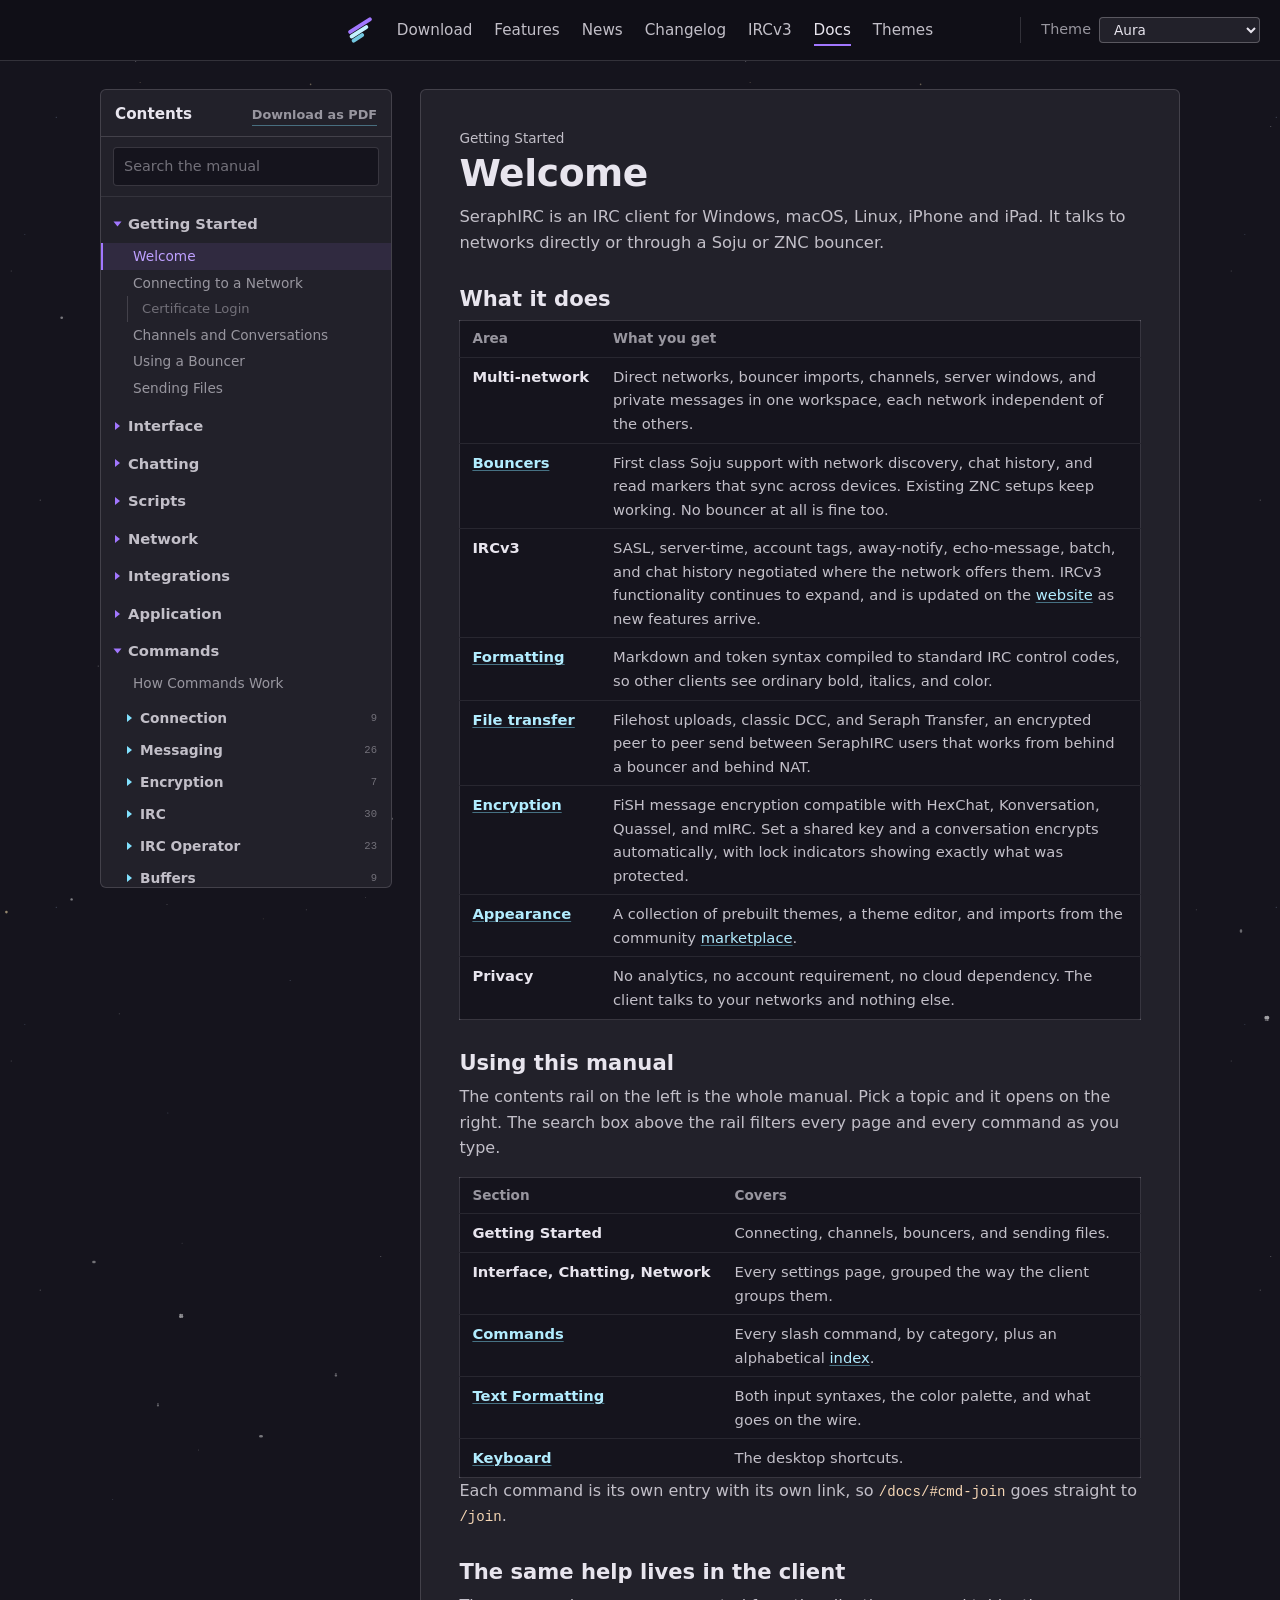
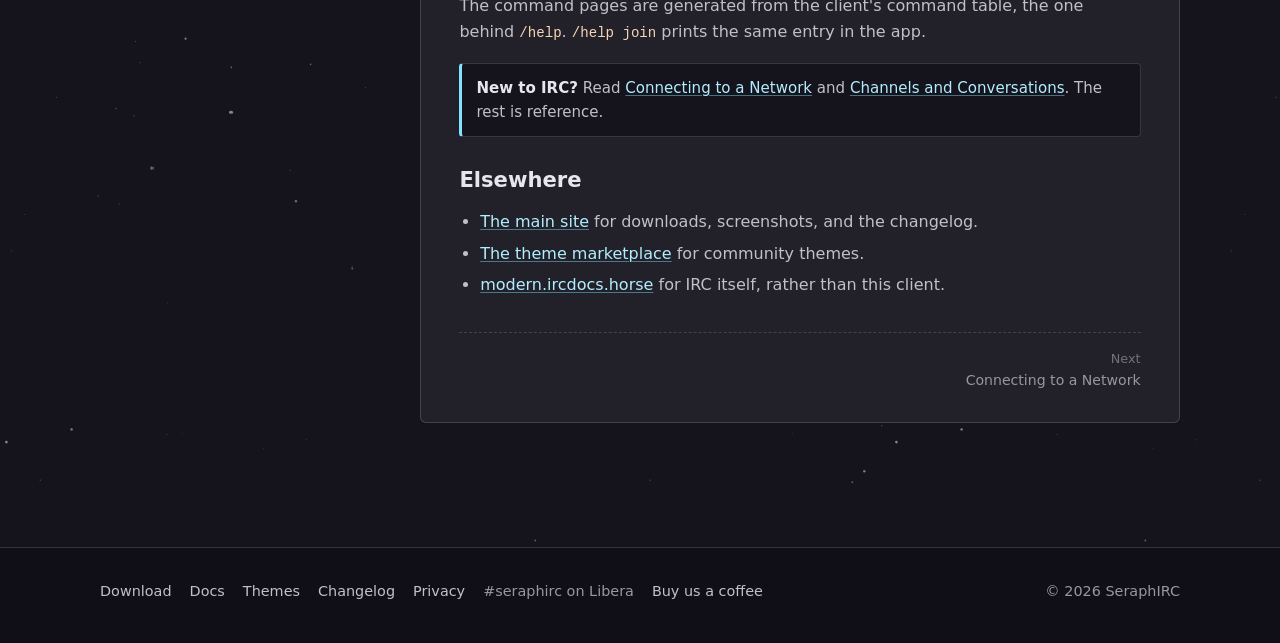
<file: docs/index.html>
<!doctype html>
<html lang="en" data-theme="aura">
  <head>
    <meta charset="utf-8">
    <meta name="viewport" content="width=device-width, initial-scale=1">
    <meta
      name="description"
      content="SeraphIRC documentation: every slash command, text formatting syntax, colors, and keyboard shortcuts, with worked examples."
    >
    <meta name="theme-color" content="#192035">
    <link rel="canonical" href="https://www.seraphirc.chat/docs/">
    <link rel="icon" href="/favicon.ico" sizes="any">
    <link rel="icon" type="image/png" sizes="512x512" href="/assets/favicon-v3.png">
    <link rel="icon" type="image/png" sizes="192x192" href="/assets/android-chrome-192x192-v3.png">
    <link rel="icon" type="image/png" sizes="32x32" href="/assets/favicon-32x32-v3.png">
    <link rel="icon" type="image/png" sizes="16x16" href="/assets/favicon-16x16-v3.png">
    <link rel="apple-touch-icon" sizes="180x180" href="/assets/apple-touch-icon-v3.png">

    <meta property="og:type" content="website">
    <meta property="og:site_name" content="SeraphIRC">
    <meta property="og:title" content="SeraphIRC Documentation">
    <meta
      property="og:description"
      content="Commands, text formatting, colors, and keyboard shortcuts for SeraphIRC."
    >
    <meta property="og:url" content="https://www.seraphirc.chat/docs/">
    <meta property="og:image" content="https://www.seraphirc.chat/assets/seraphirc-link-preview-v4.png">
    <title>SeraphIRC - Documentation</title>
    <script>
      // No-flash theme: apply the saved theme before first paint. The same
      // pass flags scripting, so the stylesheet can collapse the manual into
      // one topic at a time without a flash of every pane at once.
      (function () {
        try {
          var t = localStorage.getItem("seraphirc-theme");
          // Spooky Season was retired, so a saved pick of it falls back to the default.
          if (t && t !== "spooky-season") document.documentElement.setAttribute("data-theme", t);
        } catch (e) {}
        document.documentElement.classList.add("docs-js");
      })();
    </script>
    <link rel="stylesheet" href="/styles.css?v=20261127-sky-1">
    <link rel="stylesheet" href="/docs/docs.css?v=20260928-scripts-1">
  </head>
  <body>
    <header class="site-header">
      <div class="wrap">
        <a class="brand" href="/" aria-label="SeraphIRC home">
          <span class="brand-mark" aria-hidden="true">
            <svg class="seraph-mark" viewBox="9 23.5 74 74" fill="none" stroke-width="11" stroke-linecap="round" aria-hidden="true" focusable="false"><path d="M18,66 L74,30" stroke="var(--mark-1)"/><path d="M22,79 L64,52" stroke="var(--mark-2)"/><path d="M28,91 L52,75" stroke="var(--mark-3)"/></svg>
          </span>
        </a>
        <nav class="site-nav" aria-label="Main">
          <a href="/#download">Download</a>
          <a href="/#features">Features</a>
          <a href="/news/">News</a>
          <a href="/changelog/">Changelog</a>
          <a href="/#ircv3">IRCv3</a>
          <a href="/docs/" aria-current="page">Docs</a>
          <a href="/marketplace/">Themes</a>
        </nav>
        <label class="field head-theme">
          Theme
          <select id="theme-select">
            <option value="aura">Aura</option>
            <option value="catppuccin">Catppuccin</option>
            <option value="cyberpunk">Cyberpunk</option>
            <option value="dim">Dim</option>
            <option value="dracula">Dracula</option>
            <option value="funky-fresh">Funky Fresh</option>
            <option value="gruvbox">Gruvbox</option>
            <option value="hackerman">Hackerman</option>
            <option value="light">Light</option>
            <option value="miami-nights">Miami Nights</option>
            <option value="monokai">Monokai</option>
            <option value="nebula">Nebula</option>
            <option value="newsprint">Newsprint</option>
            <option value="nord">Nord</option>
            <option value="ocean-breeze">Ocean Breeze</option>
            <option value="phoenix">Phoenix</option>
            <option value="sage">Sage</option>
            <option value="sakura">Sakura</option>
            <option value="seraph">Seraph</option>
            <option value="solarized-dark">Solarized Dark</option>
            <option value="solarized-light">Solarized Light</option>
            <option value="tokyo-night">Tokyo Night</option>
          </select>
        </label>
      </div>
    </header>

    <!-- crest -->
    <div class="crest-frame crest-frame-margin" aria-hidden="true">
      <svg class="crest" viewBox="0 0 240 280" fill="none" stroke-linecap="round" stroke-linejoin="round" focusable="false">
        <path d="M40 26H200a16 16 0 0 1 16 16V126C216 194 172 236 120 260C68 236 24 194 24 126V42a16 16 0 0 1 16-16Z" stroke="var(--mark-2)" stroke-width="7"/>
        <g transform="translate(39.5 20) scale(1.75)" stroke-width="11">
          <path d="M18,66 L74,30" stroke="var(--mark-1)"/>
          <path d="M22,79 L64,52" stroke="var(--mark-2)"/>
          <path d="M28,91 L52,75" stroke="var(--mark-3)"/>
        </g>
      </svg>
    </div>
    <!-- /crest -->
    <main>
      <div class="docs-shell">
        <!-- Cover sheet, print only. Screen readers skip it because the page
             already carries the same title in its <title> and h2s. -->
        <div class="docs-print-cover" aria-hidden="true">
          <svg class="seraph-mark" viewBox="9 23.5 74 74" fill="none" stroke-width="11" stroke-linecap="round" aria-hidden="true" focusable="false"><path d="M18,66 L74,30" stroke="var(--mark-1)"/><path d="M22,79 L64,52" stroke="var(--mark-2)"/><path d="M28,91 L52,75" stroke="var(--mark-3)"/></svg>
          <h1>SeraphIRC</h1>
          <p class="cover-sub">Documentation</p>
          <p class="cover-meta">
            www.seraphirc.chat/docs
            <span id="docs-print-date"></span>
          </p>
        </div>

        <button
          class="docs-rail-toggle"
          id="rail-toggle"
          type="button"
          aria-expanded="false"
          aria-controls="docs-rail"
        >Contents</button>

        <aside class="docs-sidebar" id="docs-rail" aria-label="Documentation contents">
          <div class="docs-rail-head">
            <strong>Contents</strong>
            <button
              class="docs-pdf"
              id="docs-pdf"
              type="button"
              title="Opens your browser's print dialog. Choose Save as PDF."
            >Download as PDF</button>
          </div>
          <div class="docs-search-wrap">
            <input
              type="search"
              id="docs-search"
              class="docs-search"
              placeholder="Search the manual"
              aria-label="Search the documentation contents"
              autocomplete="off"
            >
          </div>

          <nav class="docs-nav" id="docs-nav" aria-label="Documentation sections">
            <ul class="docs-results" id="docs-results"></ul>

            <details class="book" open>
              <summary>Getting Started</summary>
              <ul class="pagelist">
                <li><a href="#welcome">Welcome</a></li>
                <li><a href="#connecting">Connecting to a Network</a>
                  <ul class="subpages">
                    <li><a href="#certificate-login">Certificate Login</a></li>
                  </ul>
                </li>
                <li><a href="#channels">Channels and Conversations</a></li>
                <li><a href="#bouncers">Using a Bouncer</a></li>
                <li><a href="#files">Sending Files</a></li>
              </ul>
            </details>
            <details class="book">
              <summary>Interface</summary>
              <ul class="pagelist">
                <li><a href="#theme">Theme</a></li>
                <li><a href="#text-spacing">Text and Spacing</a></li>
                <li><a href="#layout">Layout</a></li>
                <li><a href="#alerts">Sounds and Alerts</a>
                  <ul class="subpages">
                    <li><a href="#buffer-settings">Per-Buffer Settings</a></li>
                  </ul>
                </li>
              </ul>
            </details>
            <details class="book">
              <summary>Chatting</summary>
              <ul class="pagelist">
                <li><a href="#aliases">Aliases</a></li>
                <li><a href="#autocomplete">Autocomplete</a></li>
                <li><a href="#chat-logging">Chat Logging</a>
                  <ul class="subpages">
                    <li><a href="#exporting-logs">Exporting and Clearing</a></li>
                  </ul>
                </li>
                <li><a href="#log-search">Log Search</a></li>
                <li><a href="#stats">Channel and User Stats</a></li>
                <li><a href="#custom-mentions">Custom Mentions</a></li>
                <li><a href="#ignore-list">Ignore List</a></li>
                <li><a href="#metadata">IRCv3 Metadata</a></li>
                <li><a href="#messages">Messages</a></li>
                <li><a href="#notify-list">Notify List</a></li>
                <li><a href="#send-guard">Send Guard</a>
                  <ul class="subpages">
                    <li><a href="#send-guard-rules">What It Checks</a></li>
                    <li><a href="#send-guard-exceptions">Exceptions</a></li>
                  </ul>
                </li>
                <li><a href="#encryption">Encrypted Messaging</a></li>
              </ul>
            </details>
            <details class="book">
              <summary>Scripts</summary>
              <ul class="pagelist">
                <li><a href="#scripts-editor">Scripts Editor</a></li>
                <li><a href="#scripts-compat">SeraphIRC Scripting</a></li>
              </ul>
            </details>
            <details class="book">
              <summary>Network</summary>
              <ul class="pagelist">
                <li><a href="#bouncer-profiles">Bouncer Profiles</a></li>
                <li><a href="#dcc-transfers">DCC Transfers</a></li>
                <li><a href="#seraph-transfer">Seraph Transfer &amp; Chat</a></li>
                <li><a href="#uploads">Uploads</a></li>
              </ul>
            </details>

            <details class="book">
              <summary>Integrations</summary>
              <ul class="pagelist">
                <li><a href="#integrations">Third-Party Services</a></li>
              </ul>
            </details>

            <details class="book">
              <summary>Application</summary>
              <ul class="pagelist">
                <li><a href="#close-behavior">Close Behavior</a></li>
                <li><a href="#config-transfer">Import/Export Config</a></li>
                <li><a href="#diagnostics">Diagnostics</a></li>
                <li><a href="#performance">Performance</a></li>
                <li><a href="#recovery">Recovery</a></li>
                <li><a href="#about">About</a></li>
              </ul>
            </details>

            <details class="book" open>
              <summary>Commands</summary>
              <ul class="pagelist">
                <li><a href="#command-basics">How Commands Work</a></li>
              </ul>
<!-- BEGIN:nav-commands -->
          <details class="chapter">
            <summary>Connection<span class="chapter-count">9</span></summary>
            <ul class="pagelist">
              <li class="page-overview"><a href="#commands-connection"><span class="lbl-screen">All connection commands</span><span class="lbl-print">Connection</span></a></li>
              <li><a href="#cmd-connect"><code>/connect</code></a></li>
              <li><a href="#cmd-cycle"><code>/cycle</code></a></li>
              <li><a href="#cmd-disconnect"><code>/disconnect</code></a></li>
              <li><a href="#cmd-join"><code>/join</code></a></li>
              <li><a href="#cmd-part"><code>/part</code></a></li>
              <li><a href="#cmd-partall"><code>/partall</code></a></li>
              <li><a href="#cmd-quit"><code>/quit</code></a></li>
              <li><a href="#cmd-reconnect"><code>/reconnect</code></a></li>
              <li><a href="#cmd-znc"><code>/znc</code></a></li>
            </ul>
          </details>
          <details class="chapter">
            <summary>Messaging<span class="chapter-count">26</span></summary>
            <ul class="pagelist">
              <li class="page-overview"><a href="#commands-messaging"><span class="lbl-screen">All messaging commands</span><span class="lbl-print">Messaging</span></a></li>
              <li><a href="#cmd-chanstats"><code>/chanstats</code></a></li>
              <li><a href="#cmd-ctcp"><code>/ctcp</code></a></li>
              <li><a href="#cmd-ctcpreply"><code>/ctcpreply</code></a></li>
              <li><a href="#cmd-dcc"><code>/dcc</code></a></li>
              <li><a href="#cmd-describe"><code>/describe</code></a></li>
              <li><a href="#cmd-format"><code>/format</code></a></li>
              <li><a href="#cmd-format-me"><code>/format-me</code></a></li>
              <li><a href="#cmd-format-msg"><code>/format-msg</code></a></li>
              <li><a href="#cmd-format-notice"><code>/format-notice</code></a></li>
              <li><a href="#cmd-giphy"><code>/giphy</code></a></li>
              <li><a href="#cmd-imgbb"><code>/imgbb</code></a></li>
              <li><a href="#cmd-me"><code>/me</code></a></li>
              <li><a href="#cmd-msg"><code>/msg</code></a></li>
              <li><a href="#cmd-notice"><code>/notice</code></a></li>
              <li><a href="#cmd-plain"><code>/plain</code></a></li>
              <li><a href="#cmd-plain-me"><code>/plain-me</code></a></li>
              <li><a href="#cmd-plain-msg"><code>/plain-msg</code></a></li>
              <li><a href="#cmd-plain-notice"><code>/plain-notice</code></a></li>
              <li><a href="#cmd-query"><code>/query</code></a></li>
              <li><a href="#cmd-react"><code>/react</code></a></li>
              <li><a href="#cmd-search"><code>/search</code></a></li>
              <li><a href="#cmd-seraphchat"><code>/seraphchat</code></a></li>
              <li><a href="#cmd-seraphtransfer"><code>/seraphtransfer</code></a></li>
              <li><a href="#cmd-unreact"><code>/unreact</code></a></li>
              <li><a href="#cmd-upload"><code>/upload</code></a></li>
              <li><a href="#cmd-userstats"><code>/userstats</code></a></li>
            </ul>
          </details>
          <details class="chapter">
            <summary>Encryption<span class="chapter-count">7</span></summary>
            <ul class="pagelist">
              <li class="page-overview"><a href="#commands-encryption"><span class="lbl-screen">All encryption commands</span><span class="lbl-print">Encryption</span></a></li>
              <li><a href="#cmd-delkey"><code>/delkey</code></a></li>
              <li><a href="#cmd-keyx"><code>/keyx</code></a></li>
              <li><a href="#cmd-msg"><code>/msg+</code></a></li>
              <li><a href="#cmd-notice"><code>/notice+</code></a></li>
              <li><a href="#cmd-setkey"><code>/setkey</code></a></li>
              <li><a href="#cmd-showkey"><code>/showkey</code></a></li>
              <li><a href="#cmd-topic"><code>/topic+</code></a></li>
            </ul>
          </details>
          <details class="chapter">
            <summary>IRC<span class="chapter-count">30</span></summary>
            <ul class="pagelist">
              <li class="page-overview"><a href="#commands-irc"><span class="lbl-screen">All irc commands</span><span class="lbl-print">IRC</span></a></li>
              <li><a href="#cmd-accept"><code>/accept</code></a></li>
              <li><a href="#cmd-admin"><code>/admin</code></a></li>
              <li><a href="#cmd-away"><code>/away</code></a></li>
              <li><a href="#cmd-back"><code>/back</code></a></li>
              <li><a href="#cmd-ban"><code>/ban</code></a></li>
              <li><a href="#cmd-deop"><code>/deop</code></a></li>
              <li><a href="#cmd-devoice"><code>/devoice</code></a></li>
              <li><a href="#cmd-info"><code>/info</code></a></li>
              <li><a href="#cmd-invite"><code>/invite</code></a></li>
              <li><a href="#cmd-ison"><code>/ison</code></a></li>
              <li><a href="#cmd-kick"><code>/kick</code></a></li>
              <li><a href="#cmd-kickban"><code>/kickban</code></a></li>
              <li><a href="#cmd-knock"><code>/knock</code></a></li>
              <li><a href="#cmd-list"><code>/list</code></a></li>
              <li><a href="#cmd-lusers"><code>/lusers</code></a></li>
              <li><a href="#cmd-mode"><code>/mode</code></a></li>
              <li><a href="#cmd-motd"><code>/motd</code></a></li>
              <li><a href="#cmd-names"><code>/names</code></a></li>
              <li><a href="#cmd-nick"><code>/nick</code></a></li>
              <li><a href="#cmd-op"><code>/op</code></a></li>
              <li><a href="#cmd-setname"><code>/setname</code></a></li>
              <li><a href="#cmd-time"><code>/time</code></a></li>
              <li><a href="#cmd-topic"><code>/topic</code></a></li>
              <li><a href="#cmd-unban"><code>/unban</code></a></li>
              <li><a href="#cmd-userhost"><code>/userhost</code></a></li>
              <li><a href="#cmd-users"><code>/users</code></a></li>
              <li><a href="#cmd-voice"><code>/voice</code></a></li>
              <li><a href="#cmd-who"><code>/who</code></a></li>
              <li><a href="#cmd-whois"><code>/whois</code></a></li>
              <li><a href="#cmd-whowas"><code>/whowas</code></a></li>
            </ul>
          </details>
          <details class="chapter">
            <summary>IRC Operator<span class="chapter-count">23</span></summary>
            <ul class="pagelist">
              <li class="page-overview"><a href="#commands-irc-operator"><span class="lbl-screen">All irc operator commands</span><span class="lbl-print">IRC Operator</span></a></li>
              <li><a href="#cmd-chghost"><code>/chghost</code></a></li>
              <li><a href="#cmd-cloak"><code>/cloak</code></a></li>
              <li><a href="#cmd-die"><code>/die</code></a></li>
              <li><a href="#cmd-gline"><code>/gline</code></a></li>
              <li><a href="#cmd-globops"><code>/globops</code></a></li>
              <li><a href="#cmd-kill"><code>/kill</code></a></li>
              <li><a href="#cmd-kline"><code>/kline</code></a></li>
              <li><a href="#cmd-links"><code>/links</code></a></li>
              <li><a href="#cmd-locops"><code>/locops</code></a></li>
              <li><a href="#cmd-map"><code>/map</code></a></li>
              <li><a href="#cmd-oper"><code>/oper</code></a></li>
              <li><a href="#cmd-rehash"><code>/rehash</code></a></li>
              <li><a href="#cmd-restart"><code>/restart</code></a></li>
              <li><a href="#cmd-sethost"><code>/sethost</code></a></li>
              <li><a href="#cmd-shun"><code>/shun</code></a></li>
              <li><a href="#cmd-silence"><code>/silence</code></a></li>
              <li><a href="#cmd-squit"><code>/squit</code></a></li>
              <li><a href="#cmd-stats"><code>/stats</code></a></li>
              <li><a href="#cmd-trace"><code>/trace</code></a></li>
              <li><a href="#cmd-uncloak"><code>/uncloak</code></a></li>
              <li><a href="#cmd-unkline"><code>/unkline</code></a></li>
              <li><a href="#cmd-wallops"><code>/wallops</code></a></li>
              <li><a href="#cmd-zline"><code>/zline</code></a></li>
            </ul>
          </details>
          <details class="chapter">
            <summary>Buffers<span class="chapter-count">9</span></summary>
            <ul class="pagelist">
              <li class="page-overview"><a href="#commands-buffers"><span class="lbl-screen">All buffers commands</span><span class="lbl-print">Buffers</span></a></li>
              <li><a href="#cmd-buffers"><code>/buffers</code></a></li>
              <li><a href="#cmd-clear"><code>/clear</code></a></li>
              <li><a href="#cmd-clearall"><code>/clearall</code></a></li>
              <li><a href="#cmd-closebuffer"><code>/closebuffer</code></a></li>
              <li><a href="#cmd-current"><code>/current</code></a></li>
              <li><a href="#cmd-server"><code>/server</code></a></li>
              <li><a href="#cmd-show"><code>/show</code></a></li>
              <li><a href="#cmd-state"><code>/state</code></a></li>
              <li><a href="#cmd-switch"><code>/switch</code></a></li>
            </ul>
          </details>
          <details class="chapter">
            <summary>Client<span class="chapter-count">23</span></summary>
            <ul class="pagelist">
              <li class="page-overview"><a href="#commands-client"><span class="lbl-screen">All client commands</span><span class="lbl-print">Client</span></a></li>
              <li><a href="#cmd-about"><code>/about</code></a></li>
              <li><a href="#cmd-alias"><code>/alias</code></a></li>
              <li><a href="#cmd-auser"><code>/auser</code></a></li>
              <li><a href="#cmd-disable"><code>/disable</code></a></li>
              <li><a href="#cmd-echo"><code>/echo</code></a></li>
              <li><a href="#cmd-enable"><code>/enable</code></a></li>
              <li><a href="#cmd-exit"><code>/exit</code></a></li>
              <li><a href="#cmd-help"><code>/help</code></a></li>
              <li><a href="#cmd-ignore"><code>/ignore</code></a></li>
              <li><a href="#cmd-load"><code>/load</code></a></li>
              <li><a href="#cmd-notify"><code>/notify</code></a></li>
              <li><a href="#cmd-reload"><code>/reload</code></a></li>
              <li><a href="#cmd-remote"><code>/remote</code></a></li>
              <li><a href="#cmd-ruser"><code>/ruser</code></a></li>
              <li><a href="#cmd-scid"><code>/scid</code></a></li>
              <li><a href="#cmd-scon"><code>/scon</code></a></li>
              <li><a href="#cmd-signal"><code>/signal</code></a></li>
              <li><a href="#cmd-splay"><code>/splay</code></a></li>
              <li><a href="#cmd-timer"><code>/timer</code></a></li>
              <li><a href="#cmd-timers"><code>/timers</code></a></li>
              <li><a href="#cmd-unalias"><code>/unalias</code></a></li>
              <li><a href="#cmd-unignore"><code>/unignore</code></a></li>
              <li><a href="#cmd-unload"><code>/unload</code></a></li>
            </ul>
          </details>
          <details class="chapter">
            <summary>Advanced<span class="chapter-count">1</span></summary>
            <ul class="pagelist">
              <li class="page-overview"><a href="#commands-advanced"><span class="lbl-screen">All advanced commands</span><span class="lbl-print">Advanced</span></a></li>
              <li><a href="#cmd-raw"><code>/raw</code></a></li>
            </ul>
          </details>
<!-- END:nav-commands -->
              <ul class="pagelist">
                <li><a href="#command-index">Command Index</a></li>
              </ul>
            </details>

            <details class="book">
              <summary>Text Formatting</summary>
              <ul class="pagelist">
                <li><a href="#formatting">Formatting Overview</a></li>
                <li><a href="#formatting-markdown">Markdown Syntax</a></li>
                <li><a href="#formatting-tokens">Token Syntax</a></li>
                <li><a href="#formatting-colors">Colors</a></li>
                <li><a href="#formatting-rules">Rules and Escapes</a></li>
                <li><a href="#formatting-wire">On the Wire</a></li>
              </ul>
            </details>

            <details class="book">
              <summary>Keyboard</summary>
              <ul class="pagelist">
                <li><a href="#hotkeys">Keyboard Shortcuts</a></li>
              </ul>
            </details>
          </nav>
        </aside>

        <div class="docs-content" id="docs-content">

          <!-- ══ Getting Started ═════════════════════════════════════════ -->

          <article class="docs-pane" id="welcome" data-pane>
            <p class="pane-kicker">Getting Started</p>
            <h2>Welcome</h2>
            <p class="pane-lead">
              SeraphIRC is an IRC client for Windows, macOS, Linux, iPhone and iPad.
              It talks to networks directly or through a Soju or ZNC bouncer.
            </p>

            <h3>What it does</h3>
            <div class="table-scroll">
              <table>
                <thead><tr><th>Area</th><th>What you get</th></tr></thead>
                <tbody>
                  <tr><th scope="row">Multi-network</th><td>Direct networks, bouncer imports, channels, server windows, and private messages in one workspace, each network independent of the others.</td></tr>
                  <tr><th scope="row"><a href="#bouncers">Bouncers</a></th><td>First class Soju support with network discovery, chat history, and read markers that sync across devices. Existing ZNC setups keep working. No bouncer at all is fine too.</td></tr>
                  <tr><th scope="row">IRCv3</th><td>SASL, server-time, account tags, away-notify, echo-message, batch, and chat history negotiated where the network offers them. IRCv3 functionality continues to expand, and is updated on the <a href="/#ircv3">website</a> as new features arrive.</td></tr>
                  <tr><th scope="row"><a href="#formatting">Formatting</a></th><td>Markdown and token syntax compiled to standard IRC control codes, so other clients see ordinary bold, italics, and color.</td></tr>
                  <tr><th scope="row"><a href="#files">File transfer</a></th><td>Filehost uploads, classic DCC, and Seraph Transfer, an encrypted peer to peer send between SeraphIRC users that works from behind a bouncer and behind NAT.</td></tr>
                  <tr><th scope="row"><a href="#encryption">Encryption</a></th><td>FiSH message encryption compatible with HexChat, Konversation, Quassel, and mIRC. Set a shared key and a conversation encrypts automatically, with lock indicators showing exactly what was protected.</td></tr>
                  <tr><th scope="row"><a href="#theme">Appearance</a></th><td>A collection of prebuilt themes, a theme editor, and imports from the community <a href="/marketplace/">marketplace</a>.</td></tr>
                  <tr><th scope="row">Privacy</th><td>No analytics, no account requirement, no cloud dependency. The client talks to your networks and nothing else.</td></tr>
                </tbody>
              </table>
            </div>

            <h3>Using this manual</h3>
            <p>
              The contents rail on the left is the whole manual. Pick a topic and it
              opens on the right. The search box above the rail filters every page
              and every command as you type.
            </p>
            <div class="table-scroll">
              <table>
                <thead><tr><th>Section</th><th>Covers</th></tr></thead>
                <tbody>
                  <tr><th scope="row">Getting Started</th><td>Connecting, channels, bouncers, and sending files.</td></tr>
                  <tr><th scope="row">Interface, Chatting, Network</th><td>Every settings page, grouped the way the client groups them.</td></tr>
                  <tr><th scope="row"><a href="#command-basics">Commands</a></th><td>Every slash command, by category, plus an alphabetical <a href="#command-index">index</a>.</td></tr>
                  <tr><th scope="row"><a href="#formatting">Text Formatting</a></th><td>Both input syntaxes, the color palette, and what goes on the wire.</td></tr>
                  <tr><th scope="row"><a href="#hotkeys">Keyboard</a></th><td>The desktop shortcuts.</td></tr>
                </tbody>
              </table>
            </div>
            <p>
              Each command is its own entry with its own link, so
              <code>/docs/#cmd-join</code> goes straight to <code>/join</code>.
            </p>

            <h3>The same help lives in the client</h3>
            <p>
              The command pages are generated from the client's command table, the
              one behind <code>/help</code>. <code>/help join</code> prints the same
              entry in the app.
            </p>

            <div class="docs-note">
              <strong>New to IRC?</strong> Read
              <a href="#connecting">Connecting to a Network</a> and
              <a href="#channels">Channels and Conversations</a>. The rest is
              reference.
            </div>

            <h3>Elsewhere</h3>
            <ul>
              <li><a href="/">The main site</a> for downloads, screenshots, and the changelog.</li>
              <li><a href="/marketplace/">The theme marketplace</a> for community themes.</li>
              <li><a href="https://modern.ircdocs.horse/" target="_blank" rel="noopener">modern.ircdocs.horse</a> for IRC itself, rather than this client.</li>
            </ul>
          </article>

          <article class="docs-pane" id="connecting" data-pane>
            <p class="pane-kicker">Getting Started</p>
            <h2>Connecting to a Network</h2>
            <p class="pane-lead">
              A network is a saved configuration: address, port, nickname, TLS, and
              how to authenticate. SeraphIRC can keep as many connected as you like.
            </p>

            <h3>Saving a network</h3>
            <p>
              Networks are created in the Network Manager rather than by command. It
              holds the server address and port, TLS, your nickname and alternates,
              SASL and NickServ credentials, and the channels to join automatically.
              <strong>Show at startup</strong>, at its foot, opens it on launch.
            </p>
            <p>
              Your bouncers are listed there too, under your networks. See
              <a href="#bouncer-profiles">Bouncer Profiles</a>. Hover a network to
              see its description. A network's name can't be changed after it is
              created.
            </p>
            <p>
              Passwords go to the operating system's credential store, never into the
              config file in plain text.
            </p>
            <p>
              Some servers require TLS. If you add one with TLS off, SeraphIRC switches
              to TLS when the server asks, saves the new port and TLS setting, and keeps
              using TLS for as long as the server says. Until then the TLS setting is
              locked, with a note saying when it ends. <strong>Forget</strong> clears
              it, though a server that still requires TLS sets it again the next time you
              connect.
            </p>
            <p>
              Some servers also take connections over WebSocket, often behind a web
              server. Turn on <strong>Use WebSocket</strong>, under TLS, and fill in
              <strong>WebSocket path</strong> if the server uses one other than
              <code>/</code>. The port changes to 443 (80 without TLS) unless you typed
              your own. Pasting a <code>wss://</code> address into the server field fills
              in everything at once. A web server in front usually doesn't pass your
              client certificate through, so log in with a password instead.
            </p>
            <p>
              Some servers ask for a password before they let you on at all.
              <strong>Password</strong>, in the cell beside the TLS checkbox, is that
              one. The setup wizard asks for the same thing as <strong>Server
              Password</strong> on its Details step, so a network needing one can be
              created there. It is sent at the very start of the connection, ahead of
              everything else.
            </p>
            <p>
              If the server keeps rejecting your password, SeraphIRC stops
              reconnecting instead of trying forever. The connection pill and
              connection health say which login was rejected, with a button to edit
              the network.
            </p>

            <h3>On-connect commands</h3>
            <p>
              <strong>On-connect commands</strong> sits under Autojoin channels in the
              Network Manager and the wizard. Put one command per line and they run in
              order once the network is connected and the channels are joined, never
              during login.
            </p>
            <p>
              They go through the same dispatcher as anything you type, so aliases,
              service shortcuts, and raw IRC all behave the way they do in the
              composer. Commands are spaced a couple of seconds apart so a long list
              is not discarded as flooding, and anything the client refuses says so in
              the server window.
            </p>

            <h3>Going up and down</h3>
            <p>
              The connection commands act on whichever network the current window
              belongs to.
            </p>
            <div class="table-scroll">
              <table>
                <thead><tr><th>Command</th><th>What it does</th></tr></thead>
                <tbody>
                  <tr><th scope="row"><a href="#cmd-connect"><code>/connect</code></a></th><td>Connect the active network, or link to a different server</td></tr>
                  <tr><th scope="row"><a href="#cmd-disconnect"><code>/disconnect</code></a></th><td>Drop the connection immediately</td></tr>
                  <tr><th scope="row"><a href="#cmd-reconnect"><code>/reconnect</code></a></th><td>Cycle the connection</td></tr>
                  <tr><th scope="row"><a href="#cmd-quit"><code>/quit</code></a></th><td>Leave properly, with an optional parting message</td></tr>
                  <tr><th scope="row"><a href="#cmd-nick"><code>/nick</code></a></th><td>Change your nickname on the connected network</td></tr>
                </tbody>
              </table>
            </div>

            <h3>Authenticating</h3>
            <p>
              SASL happens during registration, before you are visible on the network.
              Prefer it where the network supports it. NickServ authentication happens
              after connecting, by messaging the service. Both are per network and both
              read from secure storage.
            </p>
            <p>
              SASL can also log you in with a client certificate instead of a
              password. See <a href="#certificate-login">Certificate Login</a>.
            </p>
            <p>
              Neither is the server password above. That one is about reaching the
              host, these are about who you are once you are there, and a network can
              want both.
            </p>
            <p>
              Service shortcuts such as <code>/ns</code> go to the server as typed,
              and the network's services answer them.
            </p>

          </article>

          <article class="docs-pane" id="certificate-login" data-pane>
            <p class="pane-kicker">Getting Started</p>
            <h2>Certificate Login</h2>
            <p class="pane-lead">
              SASL EXTERNAL logs you in with a TLS client certificate instead of a
              password. SeraphIRC creates the certificate and registers it with
              NickServ for you.
            </p>

            <div class="docs-note">
              Certificate login is in the desktop and mobile apps, for networks you
              connect to directly. Networks reached through a bouncer do not use it.
            </div>

            <h3>Turning it on</h3>
            <p>
              Open the network in the Network Manager, tick <strong>SASL
              enabled</strong>, and set <strong>SASL type</strong> to
              <strong>External (certificate)</strong>. TLS has to be on, because the
              certificate is presented during the TLS handshake.
            </p>
            <p>
              Leave your <strong>SASL username</strong> and <strong>SASL
              password</strong> filled in. They are used once, to register the
              certificate with your account.
            </p>

            <h3>Registering the certificate</h3>
            <p>
              Saving the network creates a certificate for it, shown under
              <strong>Client Certificate</strong>. Each network gets its own, so the
              operators of one network cannot match your fingerprint to you on
              another.
            </p>
            <p>
              The network does not know a new certificate, so the first certificate
              login is refused. SeraphIRC then logs in once on the same connection
              with your saved username and password, and asks NickServ to add the
              certificate to your account. From the next connect on, the certificate
              logs you in and the password is not sent.
            </p>
            <p>
              That password login happens once per certificate. The Client
              Certificate section shows where things stand: registered, sent on an
              earlier connect, or not registered yet.
            </p>

            <h3>The Client Certificate section</h3>
            <div class="table-scroll">
              <table>
                <thead><tr><th>Control</th><th>What it does</th></tr></thead>
                <tbody>
                  <tr><th scope="row">Fingerprints</th><td>SHA-512, SHA-256, and SHA-1, each with a Copy button, for networks where you add a fingerprint by hand. Services differ in which one they want.</td></tr>
                  <tr><th scope="row">Register with NickServ</th><td>Asks NickServ to add the certificate to the account you are logged in to. Needs the network connected.</td></tr>
                  <tr><th scope="row">Register again</th><td>For when the network has forgotten the certificate. The next refused login registers it again with your password, once.</td></tr>
                  <tr><th scope="row">New certificate</th><td>Replaces the certificate. The old fingerprint stops identifying you until the new one is registered.</td></tr>
                  <tr><th scope="row">Import...</th><td>Uses a certificate you already have: a PEM file with its key, a PEM certificate plus a separate key file, or a PKCS#12 bundle (<code>.p12</code>, <code>.pfx</code>) and its password.</td></tr>
                </tbody>
              </table>
            </div>
            <p>
              The certificate's private key is stored encrypted, with the key that
              unlocks it held in the operating system's credential store. Deleting
              the network removes both.
            </p>

            <h3>When login fails</h3>
            <p>
              A refused certificate login disconnects rather than carrying on
              without an account. Certificate login is usually chosen so your account
              and cloak are in place before anyone sees you, and continuing would show
              your real host to the network.
            </p>
            <p>
              The server window says why. Common causes are a server or port that
              never asks for a certificate, a server that does not offer EXTERNAL
              (it lists the mechanisms it does offer), or a certificate the network
              no longer knows, which <strong>Register again</strong> fixes.
            </p>

            <h3>A certificate without EXTERNAL</h3>
            <p>
              <strong>Present a client certificate</strong>, at the top of Client
              Certificate, sends the certificate even when SASL is set to Plain or
              turned off. Services that know the certificate can identify you by it
              after you connect. It is also a way to register a certificate by hand
              before switching to External.
            </p>
          </article>

          <article class="docs-pane" id="channels" data-pane>
            <p class="pane-kicker">Getting Started</p>
            <h2>Channels and Conversations</h2>
            <p class="pane-lead">
              Channels are group rooms, queries are one to one, and the server window
              is where the network talks to you. All three are buffers.
            </p>

            <h3>Finding and joining</h3>
            <p>
              <a href="#cmd-join"><code>/join #channel</code></a> joins and opens the
              window. <a href="#cmd-list"><code>/list</code></a> opens a searchable
              channel list rather than dumping thousands of lines into the server
              window. <a href="#cmd-part"><code>/part</code></a> leaves,
              <a href="#cmd-cycle"><code>/cycle</code></a> rejoins in one step, and
              <a href="#cmd-partall"><code>/partall</code></a> clears the board.
            </p>

            <div class="docs-note">
              Networks are independent. <code>#linux</code> on two networks means two
              windows, with separate history, unread state, and member lists.
            </div>

            <h3>Talking to one person</h3>
            <p>
              <a href="#cmd-query"><code>/query nick</code></a> opens a private
              window. <a href="#cmd-msg"><code>/msg nick message</code></a> sends one
              line, which suits bots and quick replies.
              <a href="#cmd-notice"><code>/notice</code></a> is the quieter form that
              bots are expected not to answer.
              <a href="#cmd-me"><code>/me</code></a> sends an action.
            </p>

            <h3>Who is that</h3>
            <p>
              <a href="#cmd-whois"><code>/whois nick</code></a> asks the server for
              somebody's account, host, idle time, and shared channels.
              <a href="#cmd-whowas"><code>/whowas</code></a> answers for somebody who
              has left. <a href="#stats">User Stats</a> shows when they are around and
              where they talk, from your own logs.
            </p>
            <p>
              Query windows show whether the other person is authenticated and on
              which account. A green check means verified. An orange question mark
              means unauthenticated or unknown.
            </p>
            <p>
              Where the network supports it, a query window also says
              <strong>(Away)</strong> or <strong>(Offline)</strong> beside the name
              when the other person is away or has left the network.
            </p>

            <h3>Turning the volume down</h3>
            <p>
              <a href="#cmd-ignore"><code>/ignore nick</code></a> hides somebody on
              the current network, and it persists.
              <a href="#cmd-accept"><code>/accept</code></a> is stronger, managing the
              server side caller ID list so private messages never reach you unless
              you allowed the sender. <a href="#cmd-notify"><code>/notify</code></a>
              does the opposite and tells you when somebody comes online.
            </p>
            <p>
              <a href="#ignore-list">Ignore List</a> and
              <a href="#notify-list">Notify List</a> cover both in full. To quiet a
              whole channel rather than a person, see
              <a href="#buffer-settings">Per-Buffer Settings</a>.
            </p>

            <h3>Running a channel</h3>
            <p>
              <a href="#commands-irc">IRC commands</a> covers <code>/op</code>,
              <code>/voice</code>, <code>/kick</code>, <code>/ban</code>,
              <code>/kickban</code>, <code>/topic</code>, and <code>/mode</code>. Most
              take an optional channel, so you can moderate from another window.
            </p>
            <p>
              Right-click a name for the same actions. <strong>Operator
              Actions</strong>, <strong>CTCP</strong>, and <strong>DCC</strong> each
              open a list beside the menu.
            </p>
            <p>
              On networks that support account bans, Operator Actions also has
              <strong>Ban account</strong> and <strong>KickBan account</strong> for
              someone who is logged in. An account ban follows them through nick and
              host changes.
            </p>

            <h3>Favorites</h3>
            <p>
              Right click a channel or query in the treebar, its title bar, or a
              query's transcript and choose <strong>Add to Favorites</strong>. You can
              also hover a row in the treebar and click the star before its name.
              Favorites gather in a card above your networks, with channels and
              queries listed separately and each one labeled with its network.
            </p>
            <p>
              The star in the toolbar and <strong>View &gt; Favorites</strong> open the
              same card. Click the gold star or choose <strong>Remove from
              Favorites</strong> to drop one. To take the card out of the treebar, see
              <a href="#layout-favorites">Layout</a>.
            </p>
            <div class="docs-note">
              Parting a channel keeps its star, and the row comes back when you
              rejoin. Closing a query removes its star. Favorite queries reopen when
              their network connects after a restart.
            </div>

            <h3>Window buttons</h3>
            <p>
              Closing a floating window docks it. You stay in the channel. To leave,
              right click it and choose <strong>Close Buffer</strong>. On macOS, the
              red and yellow buttons both dock. Maximized windows keep their minimize
              and close buttons.
            </p>

            <h3>Hiding the topic bar</h3>
            <p>
              Click the topic bar button in the toolbar, choose <strong>View &gt; Hide
              Topic Bar</strong>, or press <code>Ctrl+Shift+T</code>
              (<code>Cmd+Shift+T</code> on macOS). Each acts on the channel in front,
              maximized or floating. You can also right click a channel in the
              treebar and choose <strong>Hide Topic Bar</strong>. Each channel
              remembers its choice.
            </p>

            <h3>Detaching a window</h3>
            <p>
              A channel, query, or DCC chat can move out of the main window into one
              of its own. Click the <strong>Detach window</strong> button on its title
              bar, or right click it in the treebar, its title bar, or its transcript
              and choose <strong>Detach Window</strong>. Drag the new window anywhere on
              screen or onto another monitor.
            </p>
            <p>
              A detached conversation keeps its row in the treebar with a small
              window mark beside the name. Clicking the row brings its window to the
              front. To put it back, click <strong>Reattach window</strong> on its
              title bar, choose <strong>Reattach Window</strong> from a right click
              menu, or close the window.
            </p>
            <p>
              Clicking into a detached window marks it read, and its title bar lights
              up like the active window.
            </p>
            <div class="docs-note">
              Detached windows follow your theme, and a setting changed in one window
              applies to all of them. They do not reopen on the next launch.
            </div>
          </article>

          <article class="docs-pane" id="bouncers" data-pane>
            <p class="pane-kicker">Getting Started</p>
            <h2>Using a Bouncer</h2>
            <p class="pane-lead">
              A bouncer stays on IRC when your computer is not, then replays what you
              missed. SeraphIRC handles the two common ones natively. Connection
              details are saved once as a
              <a href="#bouncer-profiles">bouncer profile</a>.
            </p>

            <h3>Soju</h3>
            <p>
              The deepest support. Networks import from the bouncer, bouncer networks
              are discovered through <code>soju.im/bouncer-networks</code>, and you
              manage them without leaving the client. History comes back over
              <code>chathistory</code>, including the joins, parts and quits you
              missed when soju offers event playback. Read markers sync across
              devices through
              <code>MARKREAD</code>, and mobile push arrives over
              <code>soju.im/webpush</code>.
            </p>
            <p>
              Soju can also be reached over WebSocket. Turn on <strong>Use
              WebSocket</strong> in the bouncer profile. The path is
              <code>/socket</code> unless you set another.
            </p>

            <h3>ZNC</h3>
            <p>
              Existing setups keep working, including the usual
              <code>user/network</code> login.
              <a href="#cmd-znc"><code>/znc</code></a> forwards a command to ZNC
              itself rather than the network behind it, which is how you reach
              <code>*status</code> and the modules. ZNC doesn't take WebSocket
              connections, so its profiles don't offer it.
            </p>

            <h3>Direct networks</h3>
            <p>
              No bouncer is a normal way to use SeraphIRC. Connect straight to the
              network and everything behaves the way a classic client does. DCC is
              available here, where a bouncer would rule it out.
            </p>
            <p>
              Long pastes and fast scripts go out at the pace the server allows, so
              you are not disconnected for flooding. A few lines go at once, then one
              every few seconds. While lines are waiting, a bar above the message box
              shows how many are left, with Cancel. Servers that allow faster
              sending, such as Ergo, are not slowed.
            </p>

            <div class="docs-note">
              Behind a bouncer, the address other clients see belongs to the bouncer,
              not to you. That is why plain
              <a href="#cmd-dcc"><code>/dcc</code></a> is unavailable there.
              <a href="#seraph-transfer">Seraph Transfer</a> solves that, and is a
              step up besides: the link is mutually authenticated and encrypted with
              TLS 1.3, and the file is checked against a hash on arrival, where DCC
              runs in the clear with neither. The catch is that both people need
              SeraphIRC.
            </div>
          </article>

          <article class="docs-pane" id="files" data-pane>
            <p class="pane-kicker">Getting Started</p>
            <h2>Sending Files</h2>
            <p class="pane-lead">
              Three routes. Which one you want depends on what client the other
              person runs, whether either of you is behind a bouncer, and whether the
              file may touch a third party. Each has its own settings page under
              <a href="#dcc-transfers">Network</a>.
            </p>

            <h3>Seraph Transfer</h3>
            <p>
              <a href="#cmd-seraphtransfer"><code>/seraphtransfer nick</code></a>
              offers a file over a direct, mutually authenticated TLS 1.3 connection.
              No upload host, no copy left behind, and unlike DCC it works from behind
              a bouncer and behind NAT. The same action sits in a nickname's right
              click menu.
            </p>
            <p>
              <a href="#cmd-seraphchat"><code>/seraphchat nick</code></a> is the
              conversational version: a direct encrypted chat outside the network.
            </p>
            <p>
              <strong>Both ends have to be running SeraphIRC.</strong> Offers go out
              as a custom CTCP verb that other clients ignore in silence, so somebody
              on a different client never sees one.
            </p>

            <h3>DCC</h3>
            <p>
              <a href="#cmd-dcc"><code>/dcc</code></a> is the classic transfer,
              computer to computer with no server between. It needs a direct
              connection, so it is unavailable through soju or ZNC. Incoming offers
              also appear as cards in the window and in the transfers panel. DCC chat
              opens a direct conversation in its own window.
            </p>

            <h3>Uploads</h3>
            <p>
              Hand a file to a filehost and share the link. That can be your server's
              own, your soju bouncer's, or one you set. This one goes through a host,
              which is the price of working with anyone regardless of client.
            </p>

            <h3>Drag, drop, and paste</h3>
            <p>
              Files can be dragged in or pasted, including onto a window that does not
              have focus, and the drop lands where you aimed it.
            </p>
          </article>

          <!-- ══ Interface ════════════════════════════════════════════ -->

          <article class="docs-pane" id="theme" data-pane>
            <p class="pane-kicker">Interface</p>
            <h2 id="appearance">Theme</h2>
            <p class="pane-lead">
              Your theme, atmosphere, chrome style, window controls, opacity, and
              highlights.
              <code>Settings &gt; Interface &gt; Theme</code>.
            </p>

            <h3>Theme</h3>
            <p>
              Pick a built-in theme, or one of your own. <strong>Clone and
              edit</strong> makes a copy under Your themes that opens in the theme
              editor. The copy stays a layer over the stock theme rather than a
              replacement for it.
            </p>
            <p>
              <strong>Import</strong> brings in a theme file someone else made. The
              <a href="/marketplace/">theme marketplace</a> holds the community
              submitted ones, each checked by hand and credited to the nick that sent
              it in.
            </p>
            <div class="table-scroll">
              <table>
                <thead><tr><th>Setting</th><th>Default</th><th>What it does</th></tr></thead>
                <tbody>
                  <tr><th scope="row">Toolbar logo follows theme</th><td><code>on</code></td><td>Tints the toolbar logo with your theme's colors.</td></tr>
                  <tr><th scope="row">Atmosphere</th><td>50</td><td>Celestial dust across the toolbar, treebar, and member list. Presets for Off, Subtle, Default, and Full.</td></tr>
                </tbody>
              </table>
            </div>

            <div class="docs-note">
              <strong>If a theme leaves the interface unreadable</strong>, press
              <code>Ctrl+Shift+R</code> to restore the default appearance
              (<code>Cmd+Shift+R</code> on macOS). Undo is offered afterwards.
            </div>

            <h3>Window</h3>
            <p>
              <strong>Chrome style</strong> sets how the surfaces around your theme
              are dressed: Auto, macOS, or Seraph. Seraph adds gradient panels and
              accent glows. macOS is flat, with hairlines and the system type scale.
              Auto picks macOS on a Mac and Seraph everywhere else.
            </p>
            <p>
              <strong>Window controls</strong> sets the buttons on channel, query,
              and status windows: Auto, macOS, or Linux. The app's own title bar is
              not affected.
            </p>
            <div class="docs-note">
              Both are looks only. Your theme colors are the same under either, and
              either can be used on any system.
            </div>
            <div class="table-scroll">
              <table>
                <thead><tr><th>Setting</th><th>Default</th><th>What it does</th></tr></thead>
                <tbody>
                  <tr><th scope="row">Compact toolbar</th><td><code>off</code></td><td>Packs the toolbar into one dense row and shrinks the connection pill to a status light. Hover and click work as before.</td></tr>
                  <tr><th scope="row">Seamless maximize</th><td><code>on</code></td><td>A maximized window drops its title bar. The topic line shows the name and details the title bar carried.</td></tr>
                  <tr><th scope="row">Window opacity</th><td>100</td><td>50 to 100. Fades the window surface only, never the text.</td></tr>
                  <tr><th scope="row">Active network highlight</th><td>50</td><td>The outline on the active network in the treebar. Presets for None, Subtle, and Solid.</td></tr>
                  <tr><th scope="row">Topic bar highlight</th><td>50</td><td>The outline around a channel's topic bar. Presets for None, Subtle, and Solid.</td></tr>
                  <tr><th scope="row">Composer highlight</th><td>100</td><td>The outline around the message box while you type. Presets for None, Subtle, and Solid.</td></tr>
                </tbody>
              </table>
            </div>
            <div class="docs-note">
              With seamless maximize there is no close or restore control on the
              window itself. <strong>Restore Window</strong> in the toolbar and the
              Window menu both bring the frame back.
            </div>
            <p>
              In a narrow window the toolbar icons move closer together and get a
              little smaller. Any that still don't fit go into the
              <strong>»</strong> menu at the end of the toolbar.
            </p>

            <h3>Defaults</h3>
            <p>
              <strong>Restore interface defaults</strong> puts theme, text, spacing,
              and layout back to how they shipped. Your own themes are kept.
            </p>
          </article>

          <article class="docs-pane" id="text-spacing" data-pane>
            <p class="pane-kicker">Interface</p>
            <h2>Text and Spacing</h2>
            <p class="pane-lead">
              Fonts, nicknames, message and member list spacing, and icon size.
              <code>Settings &gt; Interface &gt; Text and Spacing</code>.
            </p>

            <h3>Fonts</h3>
            <p>
              The interface font and the message font are set separately, family and
              size each, from the fonts installed on your system. Both start at
              <code>system-ui</code> at 15px.
            </p>
            <div class="table-scroll">
              <table>
                <thead><tr><th>Setting</th><th>Default</th><th>What it does</th></tr></thead>
                <tbody>
                  <tr><th scope="row">Bold nicknames</th><td><code>on</code></td><td>Draws nicknames in bold.</td></tr>
                  <tr><th scope="row">Color nicknames in messages</th><td><code>on</code></td><td>A nickname mentioned in a message takes that person's color.</td></tr>
                </tbody>
              </table>
            </div>

            <h3>Spacing</h3>
            <div class="table-scroll">
              <table>
                <thead><tr><th>Setting</th><th>Choices</th><th>What it moves</th></tr></thead>
                <tbody>
                  <tr><th scope="row">Messages</th><td>Default, Comfortable, Roomy</td><td>Space between messages in the transcript.</td></tr>
                  <tr><th scope="row">Member list and treebar</th><td>Default, Comfortable, Roomy</td><td>Space between names and rows in the side panels.</td></tr>
                  <tr><th scope="row">Icon size</th><td>Normal, Large, Huge</td><td>Toolbar and menu icons. Larger sizes also get larger click targets.</td></tr>
                </tbody>
              </table>
            </div>
          </article>

          <article class="docs-pane" id="layout" data-pane>
            <p class="pane-kicker">Interface</p>
            <h2>Layout</h2>
            <p class="pane-lead">
              Classic or Modern, the composer, favorites, the compact treebar, the
              userlist control panel, and latency graphs.
              <code>Settings &gt; Interface &gt; Layout</code>.
            </p>

            <h3>Transcript and composer</h3>
            <div class="table-scroll">
              <table>
                <thead><tr><th>Layout</th><th>Draws</th></tr></thead>
                <tbody>
                  <tr><th scope="row">Classic</th><td>The traditional IRC layout. Timestamp, nickname, and message on one line.</td></tr>
                  <tr><th scope="row">Modern</th><td>The default. Nickname and time above the message, with consecutive messages from one person grouped under a single header.</td></tr>
                </tbody>
              </table>
            </div>
            <p>
              Each layout keeps its own choices below, and the page shows the ones
              for the layout in use.
            </p>
            <p>
              <strong>Enhanced composer</strong> puts a formatting bar above the
              message box with buttons for bold, italic, underline, strikethrough,
              code, spoilers, and color. On for Modern and off for Classic by
              default. The buttons insert the same markers you would type by hand
              (see <a href="#formatting">Text Formatting</a>), and pressing one again
              on styled text removes the style. The bar follows Automatic text
              formatting under <a href="#messages">Messages</a>, and is hidden when
              that is off.
            </p>
            <p>
              <strong>Live formatting</strong> shows bold, colors, code, and the rest
              as they will look while you type. Experimental, and it needs the
              enhanced composer.
            </p>
            <p>
              <strong>Alternate line shading</strong> (Classic) draws every other
              message on a faint band, so a long line is easy to follow. Off by
              default.
            </p>
            <p>
              <strong>Enhanced events, textures and colors</strong> (Modern) adds
              texture, a rail in each speaker's color, time dividers, and joins and
              quits as chips. On by default. Chat texture, treebar and nicklist
              textures, the message highlight rail, the message color gradient,
              enhanced events, and the activity duration gap can each be turned off
              on their own.
            </p>
            <p id="layout-hover-actions">
              <strong>Hover on message for actions</strong> shows Reply, React,
              Quote, Copy, and Redact on a small bar when you point at a message.
              Off by default. The same actions are always in the right-click menu.
            </p>

            <h3>Treebar and member list</h3>
            <div class="table-scroll">
              <table>
                <thead><tr><th>Setting</th><th>Default</th><th>What it does</th></tr></thead>
                <tbody>
                  <tr id="layout-favorites"><th scope="row">Favorites in treebar</th><td><code>on</code></td><td>Your <a href="#channels">favorite channels and queries</a> in a card above your networks. Off, they stay a click away from the star in the toolbar.</td></tr>
                  <tr id="layout-compact-treebar"><th scope="row">Compact treebar</th><td><code>off</code></td><td>Networks as a classic tree of folders. Click a network to open its server window. Its <strong>...</strong> button or a right-click opens its actions.</td></tr>
                  <tr id="layout-network-icons"><th scope="row">Network icons</th><td><code>on</code></td><td>The icon a network provides, beside its name. Off, every network shows the generic icon.</td></tr>
                  <tr><th scope="row">Userlist control panel</th><td><code>on</code></td><td>Action buttons under the member list. Click a name, then a button. Right-click a button to reassign it, add more, or remove it.</td></tr>
                  <tr><th scope="row">Server latency graphs</th><td><code>on</code></td><td>Round trip time to the IRC server, in the sidebar. Hover for each sample and the minimum, average, and maximum.</td></tr>
                  <tr><th scope="row">Show in the member list</th><td><code>off</code></td><td>Puts the latency graph in the member list as well.</td></tr>
                </tbody>
              </table>
            </div>
            <div class="docs-note">
              The latency graph measures the IRC server even when you connect through
              a bouncer. It does not measure the bouncer.
            </div>
            <p>
              To hide a panel, use the treebar and user list buttons in the toolbar,
              <strong>View &gt; Collapse Treebar</strong> (<code>Ctrl+T</code>), or
              <strong>View &gt; Collapse User List</strong> (<code>Ctrl+N</code>). The
              user list is folded per channel.
            </p>
            <p>
              Avatars are set under <a href="#metadata">IRCv3 Metadata</a>.
            </p>
          </article>

          <article class="docs-pane" id="alerts" data-pane>
            <p class="pane-kicker">Interface</p>
            <h2>Sounds and Alerts</h2>
            <p class="pane-lead">
              The global switches live in
              <code>Settings &gt; Interface &gt; Sounds &amp; Alerts</code>. Every
              buffer can then be tuned on its own from
              <a href="#buffer-settings">Buffer Settings</a>.
            </p>

            <h3>The switches</h3>
            <div class="table-scroll">
              <table>
                <thead><tr><th>Setting</th><th>Default</th><th>What it does</th></tr></thead>
                <tbody>
                  <tr><th scope="row">Enable desktop notifications</th><td><code>off</code></td><td>System pop-ups. These only fire when the buffer is not focused, so the window you are reading never pops at you.</td></tr>
                  <tr><th scope="row">Enable sounds</th><td><code>on</code></td><td>The alert chime. Plays even when the buffer is not focused.</td></tr>
                  <tr><th scope="row">Notify on private messages</th><td><code>on</code></td><td>Alerts for queries and direct messages.</td></tr>
                  <tr><th scope="row">Notify on nick mentions</th><td><code>on</code></td><td>Alerts when your nick appears in a channel.</td></tr>
                  <tr><th scope="row">Notify on custom mentions</th><td><code>on</code></td><td>Alerts for your <a href="#custom-mentions">Custom Mentions</a>.</td></tr>
                  <tr><th scope="row">Mute alerts from bots</th><td><code>off</code></td><td>No sounds, pop-ups, or @ inbox entries from anyone the network marks as a bot. Their messages still appear and still count as unread. To hide bots entirely, see the <a href="#ignore-list">Ignore List</a>.</td></tr>
                </tbody>
              </table>
            </div>
            <p>
              The same page has a Preview button that plays the bundled notification
              sound, so you can check it is audible without waiting for someone to
              talk to you.
            </p>

            <h3>What never alerts</h3>
            <ul>
              <li><strong>History replay.</strong> A <code>chathistory</code> fill can deliver hundreds of messages at once, and none of them ping.</li>
              <li><strong>Your own messages</strong>, including the echo back from the server.</li>
              <li><strong>Anyone on the <a href="#cmd-ignore">ignore list</a></strong> for that network.</li>
              <li><strong>Bouncer service consoles</strong> such as BouncerServ, <code>*status</code>, and <code>*sasl</code>. They routinely echo your own nick back at you, which is not a mention.</li>
            </ul>

            <h3>Transfers make noise too</h3>
            <p>
              <a href="#dcc-transfers">DCC</a> and
              <a href="#seraph-transfer">Seraph Transfer</a> starting and finishing,
              and Seraph Chat invites, ride the same Enable sounds switch. Each one is announced
              once, so a progress tick cannot chime twice.
            </p>

            <h3>The mentions inbox</h3>
            <p>
              Nick mentions also collect in the @ inbox in the top bar, up to the
              last 20. A mention that arrives in the buffer you are already looking
              at is recorded as read.
            </p>

            <div class="docs-note">
              Desktop notifications are off out of the box. The first time you turn
              them on, the operating system may ask for permission.
            </div>
          </article>

          <article class="docs-pane" id="buffer-settings" data-pane>
            <p class="pane-kicker">Interface</p>
            <h2>Per-Buffer Settings</h2>
            <p class="pane-lead">
              Right click any buffer in the treebar and pick <strong>Buffer
              Settings</strong> to tune one channel or query on its own.
            </p>

            <h3>Buffer Alerts</h3>
            <p>Pop-ups and sounds for this buffer.</p>
            <div class="table-scroll">
              <table>
                <thead><tr><th>Option</th><th>Effect</th></tr></thead>
                <tbody>
                  <tr><th scope="row">All messages</th><td>Every line in the buffer alerts.</td></tr>
                  <tr><th scope="row">Mentions only</th><td>The default. Only your nick.</td></tr>
                  <tr><th scope="row">Off</th><td>Silent.</td></tr>
                </tbody>
              </table>
            </div>

            <h3>Buffer Activity</h3>
            <p>Unread and highlight indicators in the buffer list.</p>
            <div class="table-scroll">
              <table>
                <thead><tr><th>Option</th><th>Effect</th></tr></thead>
                <tbody>
                  <tr><th scope="row">Normal</th><td>The default. Unread and highlight both show.</td></tr>
                  <tr><th scope="row">Mentions only</th><td>The row lights up for your nick and nothing else.</td></tr>
                  <tr><th scope="row">Muted</th><td>No indicator at all.</td></tr>
                </tbody>
              </table>
            </div>

            <div class="docs-note">
              <strong>Off and Muted both silence the buffer completely.</strong> No
              pop-up, no sound, and no entry in the @ inbox. Muted is taken
              literally, so a muted channel stops reaching you even on a nick
              mention.
            </div>

            <h3>Focus Mode</h3>
            <p>
              Channels only. Cuts visual noise in the transcript without touching
              alerts.
            </p>
            <div class="table-scroll">
              <table>
                <thead><tr><th>Option</th><th>Effect</th></tr></thead>
                <tbody>
                  <tr><th scope="row">Off</th><td>The default. Everything is shown.</td></tr>
                  <tr><th scope="row">Hide joins/parts/quits</th><td>Presence noise is hidden, messages are not.</td></tr>
                  <tr><th scope="row">Auto-hide in busy channels</th><td>The same, but only once the channel passes 50 members.</td></tr>
                </tbody>
              </table>
            </div>

            <h3>Monitor Channel</h3>
            <p>
              Channels only. Turning it on also routes this channel to the
              <strong>Monitor Feed</strong>, a single read-only window that carries
              every monitored channel at once, each line labeled with the network and
              channel it came from. Open and dock it with the toolbar icon beside
              Seraph Chat.
            </p>
            <div class="docs-note">
              The feed starts from your saved history, so past messages appear there
              only if <a href="#chat-logging">logging</a> is on for that channel.
              Anything said from now on arrives there with logging off too.
            </div>

            <h3>Scrollback</h3>
            <p>
              How many messages this buffer keeps on screen. The default is 1000,
              and it accepts anything from 100 to 5000.
            </p>

            <h3>Enable Logging</h3>
            <p>
              On by default. Turning it off stops new messages in this buffer being
              saved to the local log database. Logs already saved are left alone. See
              <a href="#chat-logging">Chat Logging</a>.
            </p>
          </article>

          <!-- ══ Chatting ════════════════════════════════════════════════ -->

          <article class="docs-pane" id="aliases" data-pane>
            <p class="pane-kicker">Chatting</p>
            <h2>Aliases</h2>
            <p class="pane-lead">
              An alias is a short name for a longer command. Aliases live on the
              Aliases tab of the <a href="#scripts-editor">Scripts Editor</a>.
            </p>

            <h3>Making one</h3>
            <p>
              <code>/alias j /join $1-</code> means <code>/j #seraphirc</code> works
              from then on. <a href="#cmd-unalias"><code>/unalias j</code></a>
              removes it. <code>/alias</code> on its own opens the Aliases tab.
            </p>
            <p>
              <code>$1-</code> stands for whatever you type after the alias. Leave it
              out and nothing is added.
            </p>

            <h3>Built-in commands</h3>
            <p>
              An alias can replace a built-in command. <code>/!name</code> still runs
              the built-in one.
            </p>

            <div class="docs-note">
              Aliases from earlier versions moved to an aliases file the first time
              6.0 started, and work as before.
            </div>
          </article>

          <article class="docs-pane" id="autocomplete" data-pane>
            <p class="pane-kicker">Chatting</p>
            <h2>Autocomplete</h2>
            <p class="pane-lead">
              How <code>Tab</code> completes nicknames as you type. The setting lives in
              <code>Settings &gt; Chatting &gt; Autocomplete</code>.
            </p>

            <h3>Autocomplete recently active nicks first</h3>
            <p>
              Off by default. Turn it on and <code>Tab</code> offers the people who
              spoke most recently in the channel first, newest first. Everyone else
              follows in nick list order.
            </p>
            <p>
              Speaking means sending a message or a <code>/me</code> action. Joins,
              parts and nick changes don't count, and people who have left the channel
              are skipped. With the option off, <code>Tab</code> follows the order of
              the nick list.
            </p>
            <p>
              On iPhone and iPad the same setting orders the nick suggestions above
              the composer.
            </p>
          </article>

          <article class="docs-pane" id="chat-logging" data-pane>
            <p class="pane-kicker">Chatting</p>
            <h2>Chat Logging</h2>
            <p class="pane-lead">
              SeraphIRC keeps a local history of your conversations, and
              <a href="#log-search">Log Search</a> finds things in it. Nothing is
              uploaded. The controls live in
              <code>Settings &gt; Chatting &gt; Chat Logging</code>.
            </p>

            <h3>Where it goes</h3>
            <p>
              Messages are written to a SQLite database inside the client's data
              folder on your own machine.
              <code>Settings &gt; Application &gt; Diagnostics</code> opens the
              data folder if you want to look at it.
            </p>
            <p>
              This log is also what fills your windows again after a restart, so
              turning logging off for a buffer means that buffer starts empty next
              time you launch.
            </p>

            <h3>Log New Buffers</h3>
            <p>
              On by default. The switch sets the default for <em>new</em> buffers
              only. Channels, queries, and server windows that already exist keep
              whatever setting they have, so switching it off does not retroactively
              silence anything you are already in.
            </p>

            <h3>Per buffer</h3>
            <p>
              Every buffer carries its own Enable Logging switch under
              <a href="#buffer-settings">Buffer Settings</a>. That is the one to
              reach for when a single channel should not be written down.
            </p>

            <div class="docs-note">
              <strong>Turning logging off never deletes anything.</strong> Messages
              already saved stay saved until you clear them. See
              <a href="#exporting-logs">Exporting and Clearing</a>.
            </div>

            <h3>Connection Status Lines</h3>
            <p>
              <strong>Connection status lines</strong> is on by default and
              writes lines like Connecting and Connection lost into your open buffers
              when a network connects or drops. They are never saved to your chat
              logs and they go when the app restarts. Turn it off on a machine that
              sleeps a lot and the transcripts stay clean.
            </p>

            <h3>Not the same as diagnostics</h3>
            <p>
              Chat logs are your conversations.
              <a href="#diagnostics">Diagnostic logs</a> are connection behavior and
              client state, kept separately under
              <code>Settings &gt; Application &gt; Diagnostics</code>. Clearing one
              never touches the other.
            </p>
          </article>

          <article class="docs-pane" id="exporting-logs" data-pane>
            <p class="pane-kicker">Chatting</p>
            <h2>Exporting and Clearing</h2>
            <p class="pane-lead">
              Logs come out as plain text, and they can be deleted whole or one
              buffer at a time.
            </p>

            <h3>Exporting everything</h3>
            <p>
              <code>Settings &gt; Chatting &gt; Chat Logging</code> has four Collect
              buttons. Each opens a save dialog and writes a <code>.zip</code>
              archive, which opens without extra software on every system. A button
              is disabled when there is nothing of that kind to export.
            </p>
            <p>
              On iPhone and iPad the same four buttons show how many lines each
              covers, and hand the archive to the share sheet so you can Save to
              Files.
            </p>
            <div class="table-scroll">
              <table>
                <thead><tr><th>Button</th><th>Archive</th></tr></thead>
                <tbody>
                  <tr><th scope="row">Collect Server Logs</th><td><code>seraphirc-server-logs.zip</code></td></tr>
                  <tr><th scope="row">Collect Query Logs</th><td><code>seraphirc-query-logs.zip</code></td></tr>
                  <tr><th scope="row">Collect Channel Logs</th><td><code>seraphirc-channel-logs.zip</code></td></tr>
                  <tr><th scope="row">Collect All Chat Logs</th><td><code>seraphirc-all-logs.zip</code></td></tr>
                </tbody>
              </table>
            </div>

            <h3>What is inside</h3>
            <p>
              One plain text file per buffer, filed by kind and network:
            </p>
            <pre class="entry-examples"><code>channels/Libera/#seraphirc.log
queries/Libera/Alice.log
server/Libera/server.log</code></pre>
            <p>Each line carries its timestamp, the sender, and the text.</p>
            <pre class="entry-examples"><code>[2026-08-15T09:14:02Z] &lt;alice&gt; morning
[2026-08-15T09:14:20Z] [action] &lt;bob&gt; waves</code></pre>
            <p>
              Ordinary messages get the first form. Anything that is not a normal
              message carries its type in a second bracket.
            </p>

            <h3>Exporting one buffer</h3>
            <p>
              Right click a buffer in the treebar and choose <strong>Export
              Logs</strong>. That writes a single <code>.log</code> file for that
              buffer instead of an archive, named for the network and the buffer, as
              in <code>Libera-#seraphirc.log</code>.
            </p>

            <h3>Clearing</h3>
            <div class="table-scroll">
              <table>
                <thead><tr><th>Action</th><th>Reach</th></tr></thead>
                <tbody>
                  <tr><th scope="row">Clear Logs, on the settings page</th><td>Deletes server, channel, and query logs on every network, and empties those windows on screen.</td></tr>
                  <tr><th scope="row">Clear Logs, on a buffer's right click menu</th><td>Deletes the stored history for that one buffer and empties it on screen.</td></tr>
                  <tr><th scope="row"><a href="#cmd-clear"><code>/clear</code></a></th><td>Clears what is on screen only. The logs are untouched.</td></tr>
                </tbody>
              </table>
            </div>
            <p>
              Both Clear Logs actions ask first, and neither touches your
              <a href="#diagnostics">diagnostic log</a> history.
            </p>

            <div class="docs-note">
              <a href="#cmd-clear"><code>/clear</code></a> and
              <a href="#cmd-clearall"><code>/clearall</code></a> are the safe pair.
              They tidy the view without deleting anything you might want later.
            </div>
          </article>

          <article class="docs-pane" id="log-search" data-pane>
            <p class="pane-kicker">Chatting</p>
            <h2>Log Search</h2>
            <p class="pane-lead">
              Log Search finds old messages across any of your networks, channels,
              and queries at once. Results stay in the dialog and never appear in a
              channel.
            </p>

            <h3>Opening it</h3>
            <div class="table-scroll">
              <table>
                <thead><tr><th>Way in</th><th>What happens</th></tr></thead>
                <tbody>
                  <tr><th scope="row"><code>Ctrl+L</code></th><td>Opens or closes Log Search (Cmd+L on macOS). It works from the composer too.</td></tr>
                  <tr><th scope="row">The magnifier on the toolbar</th><td>Opens Log Search with the conversations you picked last time.</td></tr>
                  <tr><th scope="row">View &gt; Log Search</th><td>The same as the toolbar button.</td></tr>
                  <tr><th scope="row"><a href="#cmd-search"><code>/search</code></a></th><td>Opens it on the current channel or query. With filters it runs the search right away.</td></tr>
                  <tr><th scope="row"><code>/raw SEARCH</code> or <code>/quote SEARCH</code></th><td>Opens the same dialog, and accepts soju's own filter form, as in <code>in=#channel;text=words</code>.</td></tr>
                </tbody>
              </table>
            </div>
            <p>
              <code>Escape</code> closes it. On iPhone and iPad the magnifier sits in
              the top bar, right of Settings.
            </p>

            <h3>Where it looks</h3>
            <p>
              On a soju bouncer that keeps message logs, the search runs on the
              bouncer, so it covers history from before you opened SeraphIRC.
              Everywhere else it searches this device's
              <a href="#chat-logging">chat logs</a>, so it only finds what Chat
              Logging kept. The line under the filters says which applies.
            </p>
            <p>
              The <strong>Conversations</strong> list on the left picks what to
              search. Tick a whole network, all of its channels or queries, or single
              conversations. Your picks are remembered for next time.
            </p>

            <h3>Filters</h3>
            <div class="table-scroll">
              <table>
                <thead><tr><th>Field</th><th>What it does</th></tr></thead>
                <tbody>
                  <tr><th scope="row">Text</th><td>The phrase to look for. Capitalization is ignored unless <strong>Match case</strong> is on. Some soju bouncers only find whole words.</td></tr>
                  <tr><th scope="row">From</th><td>Only messages from this nick. On a soju bouncer it must match exactly, capitalization included.</td></tr>
                  <tr><th scope="row">After and Before</th><td>A time range. Type a day, or a day and a 24-hour time, and add a year for an earlier one, as in <code>Oct 28, 2025, 14:16</code>.</td></tr>
                  <tr><th scope="row">Range</th><td>Today, 7 days, 30 days, or All time. Each fills After and Before, which stay editable.</td></tr>
                  <tr><th scope="row">Limit</th><td>How many results each conversation shows, up to 100.</td></tr>
                  <tr><th scope="row">Context</th><td>How many lines to show before and after a result, from 1 to 50. The default is 10.</td></tr>
                </tbody>
              </table>
            </div>
            <p>
              A new search covers today. Pick a wider Range, or clear After, to reach
              further back.
            </p>

            <h3>Reading results</h3>
            <p>
              Results are grouped by conversation and day, newest first. Each line
              has a <strong>Copy</strong> button, and the words you searched for are
              highlighted.
            </p>
            <ul>
              <li><strong>Double-click a result</strong> to show the lines around it. Double-click again to hide them.</li>
              <li><strong>Context on every result</strong> shows those lines for every result at once, and merges results close enough to share them.</li>
              <li><strong>Day</strong> opens the whole day around a line. Previous day and Next day step through the log, and <strong>Export .log</strong> saves every line of that day as a text file.</li>
            </ul>

            <div class="docs-note">
              Nothing in Log Search jumps the transcript to a result. A result from
              last month would mean loading thousands of lines into the channel, so
              it stays a line you can read and copy.
            </div>
          </article>

          <article class="docs-pane" id="stats" data-pane>
            <p class="pane-kicker">Chatting</p>
            <h2>Channel and User Stats</h2>
            <p class="pane-lead">
              Channel Stats shows who talks in a channel and when. User Stats does
              the same for one person. Both count this device's
              <a href="#chat-logging">chat logs</a> and never ask the server.
            </p>

            <h3>Opening them</h3>
            <div class="table-scroll">
              <table>
                <thead><tr><th>Way in</th><th>What opens</th></tr></thead>
                <tbody>
                  <tr><th scope="row">Right click a channel</th><td>Channel Stats, in the treebar or on the channel's title bar.</td></tr>
                  <tr><th scope="row">View &gt; Channel Stats</th><td>Channel Stats for the current channel.</td></tr>
                  <tr><th scope="row"><a href="#cmd-chanstats"><code>/chanstats [#channel]</code></a></th><td>Channel Stats for the current channel, or the one you name.</td></tr>
                  <tr><th scope="row">Right click a nick</th><td>User Stats, under User Info. A private chat's menu has it too.</td></tr>
                  <tr><th scope="row"><a href="#cmd-userstats"><code>/userstats &lt;nick&gt;</code></a></th><td>User Stats for that nick. In a private chat the nick is optional.</td></tr>
                </tbody>
              </table>
            </div>
            <p>
              Pick Today, 7 days, 30 days, or All time at the top. Click a nick in
              either dialog to see their User Stats, or a channel in User Stats to
              see its Channel Stats. The range carries over.
            </p>

            <h3>Channel Stats</h3>
            <p>
              Messages compared with the period before, how many people talked, the
              busiest day, and the peak hour. Below that are a weekday by hour heat
              map, top talkers, regulars, the most shared sites, and a hall of fame.
              Notices, joins, and ignored nicks are left out.
            </p>

            <h3>User Stats</h3>
            <p>
              When someone is around, when you first saw them and when they last
              spoke, the channels you share, who they talk with most, how they
              write, and the sites they share. It works for people who are offline.
            </p>
            <p>
              In a channel, the <strong>Where</strong> switch picks that channel or
              the whole network. The network view also counts what they sent you in
              private. Lines they sent under another nick are not included.
            </p>

            <div class="docs-note">
              Numbers can differ between devices. Each one keeps its own logs and
              fetches only a channel's recent history. On a network without chat
              history, a device has only what it saw while connected.
            </div>
          </article>

          <article class="docs-pane" id="custom-mentions" data-pane>
            <p class="pane-kicker">Chatting</p>
            <h2>Custom Mentions</h2>
            <p class="pane-lead">
              Words and phrases that count as mentions of you, like your nickname.
              <code>Settings &gt; Chatting &gt; Custom Mentions</code>.
            </p>
            <p>
              A message containing one is highlighted and collected in the Custom
              Mentions tray beside the @ inbox. Matching ignores case and looks for
              whole words, so "cat" does not match "concatenate".
            </p>
            <p>
              Select a mention in the list to set its options:
            </p>
            <div class="table-scroll">
              <table>
                <thead><tr><th>Option</th><th>What it does</th></tr></thead>
                <tbody>
                  <tr><th scope="row">Network</th><td>All networks, or only one.</td></tr>
                  <tr><th scope="row">Channels</th><td>Only these channels. Leave empty for every channel and private chat.</td></tr>
                  <tr><th scope="row">Color</th><td>The highlight color, or the theme's highlight.</td></tr>
                  <tr><th scope="row">Sound</th><td>The Custom mention sound, no sound, or a file of your own.</td></tr>
                </tbody>
              </table>
            </div>
            <p>
              When several mentions match one line, the most specific one picks the
              sound and color. Deleting a network pauses its mentions until you pick
              another network.
            </p>
            <p>
              Alerts follow <strong>Notify on custom mentions</strong> in
              <a href="#alerts">Sounds and Alerts</a>.
            </p>
          </article>

          <article class="docs-pane" id="ignore-list" data-pane>
            <p class="pane-kicker">Chatting</p>
            <h2>Ignore List</h2>
            <p class="pane-lead">
              Silence a nickname, or a whole hostmask that a nick change cannot
              escape. The list is per network and lives at
              <code>Settings &gt; Chatting &gt; Ignore List</code>.
            </p>

            <h3>Adding an entry</h3>
            <p>
              <a href="#cmd-ignore"><code>/ignore Alice</code></a> from the composer,
              Ignore from a nickname's right click menu, or the settings page, which
              also lets you pick which network the entry belongs to.
              <a href="#cmd-unignore"><code>/unignore</code></a> removes one.
            </p>

            <h3>Entries are masks</h3>
            <p>
              A bare nick loses to <code>/nick troll2</code>, which is the first
              thing anyone does once they work out they have been ignored. So an
              entry is parsed as an IRC mask, <code>nick!user@host</code>, and each
              part is matched with wildcards. <code>*</code> spans any run of
              characters and <code>?</code> matches exactly one.
            </p>
            <div class="table-scroll">
              <table>
                <thead><tr><th>You type</th><th>It means</th><th>Catches</th></tr></thead>
                <tbody>
                  <tr><th scope="row"><code>troll</code></th><td><code>troll!*@*</code></td><td>That nick only, until they change it</td></tr>
                  <tr><th scope="row"><code>troll*</code></th><td><code>troll*!*@*</code></td><td><code>troll</code>, <code>troll2</code>, <code>troll_away</code></td></tr>
                  <tr><th scope="row"><code>*@spam.example</code></th><td><code>*!*@spam.example</code></td><td>Everyone from that host</td></tr>
                  <tr><th scope="row"><code>*!*@spam.example</code></th><td>The same thing, spelled in full</td><td>Everyone from that host</td></tr>
                </tbody>
              </table>
            </div>
            <p>
              A nick pasted out of the member list keeps its mode glyph, and
              <code>@troll</code> is read as the nick rather than as a host mask.
              Entries cannot contain spaces, since no part of a mask can.
            </p>

            <div class="docs-note">
              Remove an entry the way you added it.
              <code>/unignore Alice</code> does not clear a
              <code>*!*@spam.example</code> that happens to cover her.
            </div>

            <h3>What an ignore hides</h3>
            <p>Text only ignores just move the traffic, so the entry covers all of this.</p>
            <ul>
              <li>Messages and actions.</li>
              <li>Notices, which is the next thing reached for once messages stop landing.</li>
              <li>CTCP requests.</li>
              <li>Invites, which are otherwise the cheapest way to put attacker chosen text on your server window.</li>
              <li>Their joins, parts, quits, and nick changes.</li>
            </ul>
            <p>
              The member list still tracks them correctly. Only the lines are
              suppressed, because inferring channel membership from what was
              displayed is how a user list ends up with ghosts in it.
            </p>

            <h3>Bots</h3>
            <p>
              The Bots section at the top of the page holds one switch,
              <strong>Automatically ignore bots</strong>, off by default. Turn it
              on and every user the network identifies as a bot is filtered the
              way an ignore entry is: channel messages, private messages,
              notices, and mentions. It applies on every network, on this device
              only, and it never syncs.
            </p>
            <p>
              SeraphIRC learns who is a bot from the network itself, from the
              bot flag servers attach to messages and to WHO and WHOIS answers.
              Anyone recognized wears a <strong>Bot</strong> mark in the user
              list, so you can see who the switch would silence before you flip
              it.
            </p>
            <div class="docs-note">
              To keep bot messages visible but stop them from chiming and
              popping, use <strong>Mute alerts from bots</strong> in
              <a href="#alerts">Sounds and Alerts</a> instead.
            </div>

            <h3>Syncing across devices</h3>
            <p>
              On a soju bouncer an ignore travels. Ignore someone at the desk and
              your phone has them ignored too, and unignoring travels back the same
              way. It rides soju's <code>soju.im/blocked</code> key, so a device that
              was asleep catches up on reconnect, and soju stops sending push
              notifications from anyone on the list.
            </p>
            <p>
              Two conditions have to hold. The entry must be a plain nickname,
              because a mask has no server side form, and the network must be soju
              backed. On ZNC, on another bouncer, or on a direct connection there is
              nothing to write to, so the entry stays on that machine. Every row on
              the settings page says which of the two it is.
            </p>

            <h3>Stronger than ignore</h3>
            <p>
              An ignore is local, so the sender still reaches your connection and you
              simply do not see it. <a href="#cmd-accept"><code>/accept</code></a>
              works the other way on networks with caller ID mode
              (<code>+g</code>), telling the server not to deliver private messages
              at all unless you have allowed the sender.
            </p>
          </article>

          <article class="docs-pane" id="metadata" data-pane>
            <p class="pane-kicker">Chatting</p>
            <h2>IRCv3 Metadata</h2>
            <p class="pane-lead">
              What you publish about yourself: an avatar, pronouns, a homepage and a
              status. Clients with IRCv3 metadata support show it beside your name.
              <code>Settings &gt; Chatting &gt; IRCv3 Metadata</code>.
            </p>
            <div class="table-scroll">
              <table>
                <thead><tr><th>Setting</th><th>What it does</th></tr></thead>
                <tbody>
                  <tr><th scope="row">Render IRC avatars</th><td>Shows other people's avatars instead of identicons. Off by default, because each image loads from a server its owner chose, which sees your IP address.</td></tr>
                  <tr><th scope="row">Global Metadata</th><td>Published on every network.</td></tr>
                  <tr><th scope="row">Server Metadata</th><td>A value for one network, used there instead of the global one.</td></tr>
                </tbody>
              </table>
            </div>
            <div class="docs-note">
              Everything here is visible to everyone on the network. An avatar must
              be an <code>https://</code> link.
            </div>
          </article>

          <article class="docs-pane" id="messages" data-pane>
            <p class="pane-kicker">Chatting</p>
            <h2>Messages</h2>
            <p class="pane-lead">
              Text formatting, replies, typing, timestamps, link previews, reactions,
              deleted messages, scrolling, and join and part lines.
              <code>Settings &gt; Chatting &gt; Messages</code>.
            </p>

            <h3>Sending</h3>
            <div class="table-scroll">
              <table>
                <thead><tr><th>Setting</th><th>Default</th><th>What it does</th></tr></thead>
                <tbody>
                  <tr><th scope="row">Automatic text formatting</th><td>Markdown and tokens</td><td>Applies <a href="#formatting">formatting syntax</a> to messages, <code>/me</code>, <code>/msg</code>, and <code>/notice</code>. Choose disabled, markdown, or markdown and tokens.</td></tr>
                  <tr><th scope="row">Address the person when replying</th><td><code>on</code></td><td>Starts a reply with <code>nick: </code> so people whose client can't show replies still see who you answered.</td></tr>
                  <tr><th scope="row">Typing indicators</th><td><code>off</code></td><td>Sends and shows typing status. Needs IRCv3 message tags.</td></tr>
                  <tr><th scope="row">Command history</th><td>10</td><td>How many sent messages and commands Up and Down recall, from 1 to 50.</td></tr>
                </tbody>
              </table>
            </div>

            <h3>In the transcript</h3>
            <div class="table-scroll">
              <table>
                <thead><tr><th>Setting</th><th>Default</th><th>What it does</th></tr></thead>
                <tbody>
                  <tr><th scope="row">Timestamps</th><td><code>on</code></td><td>The time beside each message. Display only. Logged messages always keep their time.</td></tr>
                  <tr><th scope="row">Remove timestamp brackets</th><td><code>off</code></td><td>Shows <code>13:08</code> instead of <code>[13:08]</code>. Needs Timestamps on.</td></tr>
                  <tr><th scope="row">Link previews</th><td><code>off</code></td><td>A preview card for links posted in chat. Shows your IP address to the site that hosts the link.</td></tr>
                  <tr><th scope="row">Ask before opening links</th><td><code>on</code></td><td>Shows where a link goes and asks before it opens in your browser. Off opens links right away.</td></tr>
                  <tr><th scope="row">Pause animations in unfocused windows</th><td><code>on</code></td><td>GIFs hold still in windows you aren't using and while SeraphIRC is in the background, then play again when you come back. Off keeps every GIF playing.</td></tr>
                  <tr><th scope="row">Reactions</th><td><code>on</code></td><td>Emoji reactions under messages, and React on right-click. Needs the IRCv3 react tag.</td></tr>
                  <tr><th scope="row">Also send reactions as a message</th><td><code>off</code></td><td>Sends a visible line as well, so people without reactions see them.</td></tr>
                  <tr><th scope="row">Redaction visibility</th><td><code>off</code></td><td>Click a deleted message to see what it said. Off shows only the "Message deleted by" note.</td></tr>
                  <tr><th scope="row">Long-history scrolling</th><td><code>on</code></td><td>Keeps busy channels fast while you scroll up, and loads older lines from your logs and the bouncer. Off scrolls the way earlier versions did.</td></tr>
                  <tr><th scope="row">Enable transcript glide</th><td><code>off</code></td><td>New lines slide in at the bottom instead of appearing at once. Skipped in very busy channels and when your system's reduce motion setting is on. If the transcript flickers or lags, turn it off.</td></tr>
                  <tr><th scope="row">Joins, parts, quits and nick changes</th><td>Summarize</td><td>Show, Summarize, or Hide. Summarize folds a run into one line, such as "4 joined, 2 quit", that expands on click.</td></tr>
                </tbody>
              </table>
            </div>
            <p>
              Kicks and topic changes always show, and a channel's
              <a href="#buffer-settings">focus mode</a> still applies.
            </p>
            <p>
              On iPhone and iPad the same page has automatic text formatting, typing
              indicators, link previews, reactions, Redaction visibility, and Show,
              Summarize, or Hide for joins and parts. Tap a summary line to expand it,
              and tap a deleted message to see what it said.
              <strong>Preserve keyboard</strong>, off by default, keeps the keyboard
              up after you send a message.
            </p>
          </article>

          <article class="docs-pane" id="notify-list" data-pane>
            <p class="pane-kicker">Chatting</p>
            <h2>Notify List</h2>
            <p class="pane-lead">
              Watch for nicknames coming online and dropping off, on each connected
              network. Found at <code>Settings &gt; Chatting &gt; Notify List</code>.
            </p>

            <h3>Adding an entry</h3>
            <p>
              <a href="#cmd-notify"><code>/notify Alice</code></a> toggles a nick on
              the active network's list. A trailing comment is saved with the entry,
              so <code>/notify Alice friend from Libera</code> gives you something to
              read in six months when you have forgotten who she is. Plain
              <code>/notify</code> opens the list.
            </p>

            <h3>How it watches</h3>
            <p>
              Where the server supports the IRCv3 <code>MONITOR</code> capability,
              SeraphIRC registers the list and the server pushes a line the moment
              somebody appears or leaves. Where it does not, the client falls back to
              polling with <code>ISON</code> once a minute. Both paths give you the
              same events, the fallback is just slower to notice.
            </p>

            <h3>Where you see it</h3>
            <p>
              When somebody on the list comes online or leaves, a line appears in
              the window you are in. <strong>Comes online</strong> and
              <strong>Goes offline</strong> each have their own sound in
              <code>Settings &gt; Interface &gt; Sounds &amp; Alerts</code>.
            </p>

            <h3>Scope</h3>
            <p>
              The list is per network, like the
              <a href="#ignore-list">ignore list</a>. The same nickname on two
              networks is two entries, which is correct, since it is very likely two
              different people.
            </p>

            <div class="docs-note">
              Notify is about presence, not messages. To be alerted when somebody
              talks, see <a href="#alerts">Sounds and Alerts</a>.
            </div>
          </article>

          <article class="docs-pane" id="send-guard" data-pane>
            <p class="pane-kicker">Chatting</p>
            <h2>Send Guard</h2>
            <p class="pane-lead">
              Send Guard holds a message and asks first when it looks like a mistake
              IRC cannot undo: a password heading for a channel, or a message heading
              for the wrong window. It lives at
              <code>Settings &gt; Chatting &gt; Send Guard</code> and is on by
              default.
            </p>

            <h3>Nothing leaves your computer</h3>
            <p>
              Every rule runs locally. There is no service being asked whether your
              message looks like a credential.
            </p>

            <h3>What a hold looks like</h3>
            <p>
              The message does not send. A banner appears saying which rule caught
              it and showing at most four characters of the matched text, enough to
              tell you which of the things you pasted was the problem. It is capped
              at four because the banner is on screen during exactly the screen
              shares that leak a credential in the first place.
            </p>
            <div class="table-scroll">
              <table>
                <thead><tr><th>Key</th><th>Does</th></tr></thead>
                <tbody>
                  <tr><th scope="row"><code>Ctrl+Enter</code></th><td>Send anyway (<code>Cmd+Enter</code> on macOS)</td></tr>
                  <tr><th scope="row"><code>Escape</code></th><td>Delete the line</td></tr>
                  <tr><th scope="row"><code>Enter</code></th><td>Nothing. Confirming is deliberately a chord, so muscle memory cannot send it for you.</td></tr>
                </tbody>
              </table>
            </div>
            <p>
              A hold you never answered is discarded after ten minutes. A decision
              you walked away from an hour ago is not a decision, and the channel it
              was headed for may have turned over completely since.
            </p>

            <h3>It hooks the connection, not the composer</h3>
            <p>
              Every route by which composed text can reach IRC passes through the
              guard: the composer, <code>/msg</code>, <code>/notice</code>,
              <code>/me</code>, <code>/raw</code>, <code>/znc</code>, the service
              commands, and any <a href="#aliases">alias</a> that expands into one of
              them. A long message is judged whole, before it is split, so a message
              caught by its second line never has its first line already delivered.
            </p>
            <p>
              The client's own traffic is never held. Chat history requests,
              NickServ auto identify, bouncer probes, typing indicators, and protocol
              verbs are not composed text and go straight out.
            </p>
          </article>

          <article class="docs-pane" id="send-guard-rules" data-pane>
            <p class="pane-kicker">Chatting</p>
            <h2>What It Checks</h2>
            <p class="pane-lead">
              Three categories, each with its own switch, plus two shared thresholds.
              Turning a category off turns off everything inside it.
            </p>

            <h3>Secrets Guard</h3>
            <p>
              On by default. Holds messages that look like passwords, API keys,
              private keys, or connection strings before they reach a channel.
            </p>
            <p>
              Nested inside it is <strong>High-entropy tokens</strong>, also on,
              which holds long random looking text matching no known key format. It
              is the only check that can catch a credential with no recognizable
              prefix, such as an AWS secret key. It guesses, so it is the rule most
              likely to be wrong. It applies in every channel and every query.
            </p>

            <div class="docs-note">
              Nothing that catches a credential is gated on channel size. A leaked
              key is equally spent in a channel of five and a channel of fifteen
              hundred.
            </div>

            <h3>Misdirected messages</h3>
            <p>
              On by default. Holds a message addressed to somebody who is not in this
              channel, or one that starts with a command word missing its slash, like
              <code>msg bob ...</code>.
            </p>
            <p>
              Nested inside it is <strong>Short messages in big channels</strong>,
              which is <em>off</em> by default and openly speculative. It holds short
              messages containing "you" in a big channel, guessing they were meant
              for one person. Expect it to be wrong sometimes.
            </p>

            <h3>Large pastes and truncation</h3>
            <p>
              On by default. Asks before flooding a channel with a paste, and says so
              when a message is too long for one line and will arrive as several.
              On a <a href="#bouncers">Direct network</a> it also says about
              how long a held paste will take to send.
            </p>
            <p>
              Both checks switch themselves off on networks supporting IRCv3
              multiline, where a long or pasted message goes as one message with its
              line breaks intact. They come back if a message exceeds even what that
              network sends as one, because past that point it does arrive in pieces
              again.
            </p>

            <h3>Thresholds</h3>
            <div class="table-scroll">
              <table>
                <thead><tr><th>Threshold</th><th>Default</th><th>Used by</th></tr></thead>
                <tbody>
                  <tr><th scope="row">Big channel</th><td>20 members</td><td>Short messages in big channels only</td></tr>
                  <tr><th scope="row">Large paste</th><td>4 lines</td><td>The paste check</td></tr>
                </tbody>
              </table>
            </div>
          </article>

          <article class="docs-pane" id="send-guard-exceptions" data-pane>
            <p class="pane-kicker">Chatting</p>
            <h2>Exceptions</h2>
            <p class="pane-lead">
              Two kinds. One quiets a single check, the other switches the guard
              off entirely.
            </p>

            <h3>Message prefix exceptions</h3>
            <p>
              <code>bob: see this link</code> and <code>example: see this link</code>
              are the same shape, so no tuning can tell them apart. Instead you name
              the prefixes you use for prose. A message starting with one is never
              read as addressing somebody.
            </p>
            <p>
              This only relaxes the wrong window check. Credential and large paste
              checks still run on the rest of the line, so a key after the prefix is
              still held.
            </p>

            <h3>Per channel exceptions</h3>
            <p>
              These turn <a href="#send-guard">Send Guard</a>
              <strong>off entirely</strong> in one channel or
              query. Add one from the settings page with the button that names the
              buffer you were last looking at. It is scoped that way on purpose,
              because a free text field invites a typo that silently matches nothing,
              which for a safety setting means believing you switched it off
              somewhere you did not.
            </p>
            <p>
              The list groups entries under their network, since
              <code>#general</code> exists on more than one and "which one?" is not a
              question worth squinting at for a setting like this.
            </p>

            <div class="docs-note">
              A per channel exception disables the credential checks too. If you only
              want to stop being asked about a prefix you use often, add a prefix
              exception instead.
            </div>
          </article>

          <article class="docs-pane" id="encryption" data-pane>
            <p class="pane-kicker">Chatting</p>
            <h2>Encrypted Messaging</h2>
            <p class="pane-lead">
              SeraphIRC speaks FiSH, the Blowfish message encryption used across
              IRC clients. Set a shared key for a channel or a
              person and everything you send there is encrypted before it leaves,
              readable by HexChat, Konversation, Quassel, mIRC with FiSH 10, and
              anyone else holding the key.
            </p>

            <h3>Setting a key</h3>
            <p>
              Right-click a channel or query in the buffer list and choose
              <strong>Blowfish Settings</strong>. On mobile, press and hold the
              buffer, or use the chat header menu. Enter the key both sides agreed
              on, and from then on messages to that buffer encrypt automatically.
              The same dialog deletes the key when you are done with it.
              <code>/setkey</code>, <code>/showkey</code>, and
              <code>/delkey</code> do the same from the composer.
            </p>
            <p>
              Every encrypted message wears a small lock in the transcript, and a
              buffer with an active key shows a lock beside its name. If a message
              arrives as a wall of text starting with <code>+OK</code>, you are
              seeing the raw ciphertext: either no key is set on this device or it
              does not match the sender's.
            </p>

            <h3>Key exchange</h3>
            <p>
              In a query, the desktop app can negotiate a key for you:
              <code>/keyx</code> runs a DH1080 exchange with the other person's
              client and both sides derive the same key without it ever being
              typed or sent. Mobile does not answer key exchanges. A phone and a
              desktop answering the same exchange would each derive a different
              key, so on mobile you enter the key by hand in Blowfish Settings
              instead.
            </p>

            <h3>Modes</h3>
            <p>
              A manually entered key defaults to ECB, the mode every FiSH client
              understands, which keeps a bare <code>/setkey</code> compatible with
              whatever the other side runs. CBC is the stronger choice and is what
              <code>/keyx</code> negotiates. Whichever mode a key stores,
              incoming messages decrypt in the mode they actually arrived in.
            </p>

            <h3>The explicit commands</h3>
            <p>
              <code>/msg+</code>, <code>/notice+</code>, and <code>/topic+</code>
              encrypt to a keyed target on demand. The first two work even when
              the buffer is not open. Topics are never encrypted automatically,
              because a channel full of mixed clients reads its topic more often
              than it reads any one message, so <code>/topic+</code> is always a
              deliberate act. All of them fail plainly when no key is set rather
              than falling back to cleartext.
            </p>

            <h3>Where keys live</h3>
            <p>
              Keys are stored on the device that entered them: in the system
              keyring on desktop, in the device Keychain on iOS. They are never
              written to chat logs or diagnostics, never sent to any service, and
              never synchronized between devices, which is why each device needs
              the key entered once. Your local chat log stores the decrypted
              text, so your own history stays searchable and readable after a key
              changes.
            </p>

            <h3>What it does and does not protect</h3>
            <p>
              FiSH hides message content from the network, the bouncer, and
              anyone logging the channel without the key. It is compatibility
              crypto from another era: Blowfish in ECB or CBC without
              authentication, and a DH1080 exchange that cannot verify who is on
              the other end. It is real protection against casual reading and
              logging, not against a determined adversary. Treat it as a privacy
              curtain, not a vault.
            </p>
            <div class="docs-note">
              On mobile, being mentioned inside an encrypted channel message
              cannot raise a push notification. The bouncer decides what to push,
              and it cannot see your name inside a message it cannot read. Direct
              messages still notify normally.
            </div>
          </article>

          <!-- ══ Scripts ═════════════════════════════════════════════════ -->

          <article class="docs-pane" id="scripts-editor" data-pane>
            <p class="pane-kicker">Scripts</p>
            <h2>Scripts Editor</h2>
            <p class="pane-lead">
              Open it with <code>Alt+R</code>, from the toolbar, or from
              <code>Settings &gt; Chatting &gt; Scripts Editor</code>.
            </p>
            <div class="table-scroll">
              <table>
                <thead><tr><th>Tab</th><th>Holds</th></tr></thead>
                <tbody>
                  <tr><th scope="row">Aliases</th><td>Your <a href="#aliases">aliases</a>.</td></tr>
                  <tr><th scope="row">Popups</th><td>Items for right-click menus and the Commands menu.</td></tr>
                  <tr><th scope="row">Remote</th><td>Script files: events, aliases and menus.</td></tr>
                  <tr><th scope="row">Users</th><td>User levels for events.</td></tr>
                  <tr><th scope="row">Variables</th><td>Global variables, saved in <code>vars.ini</code>.</td></tr>
                  <tr><th scope="row">Errors</th><td>This session's script errors. Click one to open its line.</td></tr>
                </tbody>
              </table>
            </div>

            <h3>Loading scripts</h3>
            <p>
              Use <strong>File &gt; Load</strong> or
              <a href="#cmd-load"><code>/load -rs file.mrc</code></a>. A file loaded
              for the first time shows what it does and asks first.
              <a href="#cmd-reload"><code>/reload</code></a> reads a file again after
              you edit it elsewhere.
            </p>

            <h3>Per file</h3>
            <ul>
              <li><strong>On</strong> switches a file off without unloading it.</li>
              <li><strong>Networks</strong> limits a file to some of your networks.</li>
            </ul>
            <p>
              <strong>Listen &gt; Enabled</strong> turns every script's events off at
              once.
            </p>
          </article>

          <article class="docs-pane" id="scripts-compat" data-pane>
            <p class="pane-kicker">Scripts</p>
            <h2>SeraphIRC Scripting</h2>
            <p class="pane-lead">
              SeraphIRC 6.0 introduces support for scripting modeled around mIRC
              scripting language. Compatibility is not complete yet.
            </p>
            <p>
              If you have a script you'd like to run inside of SeraphIRC and are
              having trouble, please contact us and we'll work with you to provide
              fixes for supported functionality.
            </p>

            <h3>What works</h3>
            <div class="table-scroll">
              <table>
                <thead><tr><th>Area</th><th>Supported</th></tr></thead>
                <tbody>
                  <tr><th scope="row">Language</th><td>Aliases (global and local), <code>if</code>, <code>elseif</code>, <code>else</code>, <code>while</code> with <code>break</code> and <code>continue</code>, <code>goto</code>, evaluation brackets, <code>$eval</code>, groups with <code>/enable</code> and <code>/disable</code>, and <code>:error</code> handling.</td></tr>
                  <tr><th scope="row">Events</th><td>Every event in the list below, with the <code>^</code>, <code>!</code>, <code>@</code>, <code>+</code>, <code>$</code> and <code>me:</code> prefixes, user levels, regular-expression matches, <code>halt</code> and <code>haltdef</code>.</td></tr>
                  <tr><th scope="row">Menus</th><td>The Popups tab and <code>menu</code> blocks in script files, for the Status, channel and query windows, the nick list, and the menu bar.</td></tr>
                  <tr><th scope="row">Data</th><td>Global variables (kept in <code>vars.ini</code>, in mIRC's own form), local variables, hash tables with <code>/hsave</code> and <code>/hload</code>, INI and text files, binary variables, and <code>/fopen</code> file handles, all inside the scripts folder.</td></tr>
                  <tr><th scope="row">Timers</th><td><code>/timer</code> with repeats and intervals, and at a time of day.</td></tr>
                  <tr><th scope="row">Windows</th><td>Custom <code>@windows</code> with their lines, text box and events, and <code>$input</code> prompts.</td></tr>
                  <tr><th scope="row">Networks</th><td>Sockets once you allow the host, <code>/scon</code> and <code>/scid</code> across networks, and the address list behind <code>$ial</code>, <code>$address</code> and <code>$mask</code>.</td></tr>
                  <tr><th scope="row">Sound</th><td><code>/splay</code>, one sound at a time, silenced by the Sounds and Alerts switch.</td></tr>
                </tbody>
              </table>
            </div>

            <h3>Not supported yet</h3>
            <p>
              Dialogs (<code>/dialog</code>, <code>$did</code> and <code>on DIALOG</code>)
              and picture windows (<code>/drawpic</code> and the other drawing
              commands) are planned for a later 6.x release.
            </p>
            <p>
              An event that is not in the list below still loads without complaint,
              but it never fires. Scripts reach files only inside the scripts
              folder.
            </p>

            <h3>No current support roadmap</h3>
            <p>
              Some of mIRC reaches outside the chat client, and a script from the
              internet should not be able to do that. While it may change in the
              future, there is currently no roadmapped support for these.
            </p>
            <ul>
              <li>Starting programs (<code>/run</code>), DLLs (<code>$dll</code>), COM objects (<code>$com</code>) and DDE.</li>
              <li>Listening sockets. A script can connect out, but nothing can connect in.</li>
              <li>DCC chat from scripts.</li>
            </ul>

            <h3>Where SeraphIRC behaves differently</h3>
            <div class="table-scroll">
              <table>
                <thead><tr><th>What</th><th>How</th></tr></thead>
                <tbody>
                  <tr><th scope="row">First load asks</th><td>A file that has never been loaded asks before it runs, with a summary of what it does. A script cannot load a new file on its own.</td></tr>
                  <tr><th scope="row">Connections ask</th><td>A script's first connection to each host asks. "Allow always" is remembered, and can be taken back in the Scripts Editor.</td></tr>
                  <tr><th scope="row">Script files are protected</th><td>A script cannot overwrite, rename or delete a script file, or any of SeraphIRC's own files.</td></tr>
                  <tr><th scope="row">Sending is paced</th><td>On Direct connections, scripts that send faster than the server allows are slowed to its pace, rather than getting you disconnected for flooding.</td></tr>
                  <tr><th scope="row">Runaway scripts stop</th><td>A handler that runs too long is stopped, and a file whose handlers keep doing it is switched off.</td></tr>
                  <tr><th scope="row">Per-network scripts</th><td>A file can be limited to some of your networks, so a script written for one network does not answer on the others.</td></tr>
                  <tr><th scope="row"><code>$version</code></th><td>Returns SeraphIRC's own version, as does <code>$seraphirc</code>. A script that insists on a mIRC version number says so when it loads.</td></tr>
                  <tr><th scope="row">Unknown identifiers</th><td>Still evaluate to nothing, as in mIRC, but the Scripts Editor underlines them.</td></tr>
                  <tr><th scope="row">Two devices</th><td>Each device runs its own scripts. With two devices on one bouncer, a script that is on in both replies twice. Switch it off on one of them.</td></tr>
                </tbody>
              </table>
            </div>

            <h3>Everything the script engine supports</h3>
<!-- BEGIN:scripts-support -->
            <h4>Events (48)</h4>
            <div class="table-scroll">
              <table>
                <thead><tr><th>Area</th><th>Events</th></tr></thead>
                <tbody>
                  <tr><th scope="row">Messages</th><td class="token-cell"><code>TEXT</code> <code>ACTION</code> <code>NOTICE</code> <code>SNOTICE</code> <code>CTCP</code> <code>CTCPREPLY</code> <code>INPUT</code></td></tr>
                  <tr><th scope="row">Channels</th><td class="token-cell"><code>JOIN</code> <code>PART</code> <code>KICK</code> <code>INVITE</code> <code>TOPIC</code></td></tr>
                  <tr><th scope="row">Modes</th><td class="token-cell"><code>MODE</code> <code>RAWMODE</code> <code>OP</code> <code>DEOP</code> <code>VOICE</code> <code>DEVOICE</code> <code>HELP</code> <code>DEHELP</code> <code>BAN</code> <code>UNBAN</code> <code>SERVERMODE</code> <code>SERVEROP</code> <code>SERVERDEOP</code> <code>SERVERVOICE</code> <code>SERVERDEVOICE</code></td></tr>
                  <tr><th scope="row">People</th><td class="token-cell"><code>NICK</code> <code>QUIT</code> <code>NOTIFY</code> <code>UNOTIFY</code></td></tr>
                  <tr><th scope="row">Connection</th><td class="token-cell"><code>CONNECT</code> <code>DISCONNECT</code> <code>RAW</code></td></tr>
                  <tr><th scope="row">Windows</th><td class="token-cell"><code>OPEN</code> <code>CLOSE</code> <code>ACTIVE</code> <code>APPACTIVE</code></td></tr>
                  <tr><th scope="row">Scripts</th><td class="token-cell"><code>START</code> <code>EXIT</code> <code>LOAD</code> <code>UNLOAD</code> <code>SIGNAL</code></td></tr>
                  <tr><th scope="row">Sockets</th><td class="token-cell"><code>SOCKOPEN</code> <code>SOCKREAD</code> <code>SOCKCLOSE</code></td></tr>
                  <tr><th scope="row">Sound</th><td class="token-cell"><code>WAVEEND</code> <code>MP3END</code></td></tr>
                </tbody>
              </table>
            </div>
            <h4>Commands (73)</h4>
            <div class="table-scroll">
              <table>
                <thead><tr><th>Area</th><th>Commands</th></tr></thead>
                <tbody>
                  <tr><th scope="row">Variables</th><td class="token-cell"><code>/set</code> <code>/unset</code> <code>/inc</code> <code>/dec</code> <code>/var</code></td></tr>
                  <tr><th scope="row">Flow</th><td class="token-cell"><code>/halt</code> <code>/haltdef</code> <code>/return</code> <code>/goto</code> <code>/break</code> <code>/continue</code> <code>/noop</code> <code>/reseterror</code> <code>/tokenize</code> <code>/signal</code></td></tr>
                  <tr><th scope="row">Output</th><td class="token-cell"><code>/echo</code> <code>/say</code> <code>/beep</code> <code>/flash</code> <code>/titlebar</code> <code>/splay</code></td></tr>
                  <tr><th scope="row">Hash tables</th><td class="token-cell"><code>/hmake</code> <code>/hadd</code> <code>/hdel</code> <code>/hfree</code> <code>/hsave</code> <code>/hload</code> <code>/hinc</code> <code>/hdec</code></td></tr>
                  <tr><th scope="row">Files</th><td class="token-cell"><code>/write</code> <code>/writeini</code> <code>/remini</code> <code>/flushini</code> <code>/remove</code> <code>/rename</code> <code>/copy</code> <code>/mkdir</code> <code>/rmdir</code> <code>/loadbuf</code> <code>/savebuf</code> <code>/filter</code></td></tr>
                  <tr><th scope="row">File handles</th><td class="token-cell"><code>/fopen</code> <code>/fclose</code> <code>/fseek</code> <code>/fwrite</code> <code>/flist</code></td></tr>
                  <tr><th scope="row">Binary variables</th><td class="token-cell"><code>/bset</code> <code>/bunset</code> <code>/bcopy</code> <code>/bread</code> <code>/bwrite</code> <code>/breplace</code> <code>/btrunc</code></td></tr>
                  <tr><th scope="row">Windows</th><td class="token-cell"><code>/window</code> <code>/aline</code> <code>/iline</code> <code>/rline</code> <code>/dline</code> <code>/close</code></td></tr>
                  <tr><th scope="row">Sockets</th><td class="token-cell"><code>/sockopen</code> <code>/sockread</code> <code>/sockwrite</code> <code>/sockclose</code> <code>/sockmark</code></td></tr>
                  <tr><th scope="row">Timers</th><td class="token-cell"><code>/timer</code> <code>/timers</code></td></tr>
                  <tr><th scope="row">Users and groups</th><td class="token-cell"><code>/auser</code> <code>/guser</code> <code>/ruser</code> <code>/enable</code> <code>/disable</code></td></tr>
                  <tr><th scope="row">Networks</th><td class="token-cell"><code>/scid</code> <code>/scon</code></td></tr>
                </tbody>
              </table>
            </div>
            <h4>Identifiers (185)</h4>
            <div class="table-scroll">
              <table>
                <thead><tr><th>Area</th><th>Identifiers</th></tr></thead>
                <tbody>
                  <tr><th scope="row">Who and where</th><td class="token-cell"><code>$me</code> <code>$nick</code> <code>$chan</code> <code>$target</code> <code>$address</code> <code>$fulladdress</code> <code>$site</code> <code>$network</code> <code>$server</code> <code>$cid</code> <code>$activecid</code> <code>$active</code> <code>$lactive</code> <code>$appactive</code> <code>$query</code> <code>$chat</code> <code>$knick</code> <code>$newnick</code> <code>$opnick</code> <code>$vnick</code> <code>$hnick</code> <code>$bnick</code> <code>$banmask</code> <code>$snick</code> <code>$snicks</code> <code>$numeric</code> <code>$highlight</code> <code>$away</code> <code>$awaymsg</code></td></tr>
                  <tr><th scope="row">Text</th><td class="token-cell"><code>$+</code> <code>$asc</code> <code>$chr</code> <code>$cr</code> <code>$crlf</code> <code>$lf</code> <code>$len</code> <code>$left</code> <code>$right</code> <code>$mid</code> <code>$pos</code> <code>$poscs</code> <code>$replace</code> <code>$replacecs</code> <code>$remove</code> <code>$removecs</code> <code>$upper</code> <code>$lower</code> <code>$str</code> <code>$strip</code> <code>$qt</code> <code>$noqt</code> <code>$count</code> <code>$encode</code> <code>$decode</code> <code>$utfdecode</code> <code>$utfencode</code> <code>$md5</code> <code>$sha1</code> <code>$color</code> <code>$colour</code> <code>$rgb</code> <code>$style</code></td></tr>
                  <tr><th scope="row">Tokens</th><td class="token-cell"><code>$addtok</code> <code>$deltok</code> <code>$findtok</code> <code>$gettok</code> <code>$instok</code> <code>$istok</code> <code>$matchtok</code> <code>$numtok</code> <code>$puttok</code> <code>$remtok</code> <code>$reptok</code> <code>$sorttok</code> <code>$wildtok</code></td></tr>
                  <tr><th scope="row">Math and logic</th><td class="token-cell"><code>$calc</code> <code>$abs</code> <code>$ceil</code> <code>$floor</code> <code>$int</code> <code>$round</code> <code>$rand</code> <code>$base</code> <code>$and</code> <code>$or</code> <code>$not</code> <code>$xor</code> <code>$biton</code> <code>$bitoff</code> <code>$isbit</code> <code>$bytes</code> <code>$ord</code> <code>$iif</code> <code>$true</code> <code>$false</code> <code>$null</code> <code>$isnumber</code> <code>$v1</code> <code>$v2</code> <code>$ifmatch</code> <code>$result</code></td></tr>
                  <tr><th scope="row">Time</th><td class="token-cell"><code>$time</code> <code>$date</code> <code>$ctime</code> <code>$asctime</code> <code>$adate</code> <code>$fulldate</code> <code>$gmt</code> <code>$daylight</code> <code>$duration</code> <code>$ticks</code> <code>$timestamp</code></td></tr>
                  <tr><th scope="row">Users and channels</th><td class="token-cell"><code>$comchan</code> <code>$ial</code> <code>$ialchan</code> <code>$mask</code> <code>$level</code> <code>$ulevel</code> <code>$ulist</code> <code>$clevel</code></td></tr>
                  <tr><th scope="row">Variables and tables</th><td class="token-cell"><code>$var</code> <code>$eval</code> <code>$hget</code> <code>$hfind</code> <code>$group</code> <code>$isalias</code> <code>$bvar</code> <code>$bfind</code></td></tr>
                  <tr><th scope="row">Files</th><td class="token-cell"><code>$exists</code> <code>$file</code> <code>$isfile</code> <code>$isdir</code> <code>$finddir</code> <code>$finddirn</code> <code>$findfile</code> <code>$findfilen</code> <code>$lines</code> <code>$read</code> <code>$readn</code> <code>$readini</code> <code>$ini</code> <code>$fline</code> <code>$filtered</code> <code>$longfn</code> <code>$shortfn</code> <code>$nofile</code> <code>$nopath</code></td></tr>
                  <tr><th scope="row">File handles</th><td class="token-cell"><code>$fopen</code> <code>$fread</code> <code>$fgetc</code> <code>$feof</code> <code>$ferr</code></td></tr>
                  <tr><th scope="row">Regular expressions</th><td class="token-cell"><code>$regex</code> <code>$regml</code> <code>$regsub</code> <code>$regsubex</code></td></tr>
                  <tr><th scope="row">Windows</th><td class="token-cell"><code>$window</code> <code>$line</code> <code>$titlebar</code> <code>$input</code></td></tr>
                  <tr><th scope="row">Sockets</th><td class="token-cell"><code>$sock</code> <code>$sockname</code> <code>$sockbr</code> <code>$sockerr</code></td></tr>
                  <tr><th scope="row">Timers and signals</th><td class="token-cell"><code>$timer</code> <code>$signal</code></td></tr>
                  <tr><th scope="row">Sound</th><td class="token-cell"><code>$insong</code> <code>$inwave</code></td></tr>
                  <tr><th scope="row">Networks</th><td class="token-cell"><code>$scid</code> <code>$scon</code></td></tr>
                  <tr><th scope="row">Scripts and client</th><td class="token-cell"><code>$script</code> <code>$scriptdir</code> <code>$mircdir</code> <code>$mircexe</code> <code>$mircini</code> <code>$version</code> <code>$seraphirc</code> <code>$isid</code> <code>$error</code> <code>$prop</code> <code>$show</code> <code>$longip</code> <code>$maxlenl</code> <code>$maxlenm</code> <code>$maxlens</code></td></tr>
                </tbody>
              </table>
            </div>
<!-- END:scripts-support -->

            <h3>Have a script that doesn't work? Want it to?</h3>
            <p>
              Tell us in #seraphirc on
              Libera, with the script or a link to it and what went wrong.
            </p>

            <div class="docs-note">
              mIRC is a registered trademark of mIRC Co. Ltd. SeraphIRC is an
              independent project and is not affiliated with or endorsed by mIRC Co.
              Ltd.
            </div>
          </article>

          <!-- ══ Network ═════════════════════════════════════════════════ -->

          <article class="docs-pane" id="bouncer-profiles" data-pane>
            <p class="pane-kicker">Network</p>
            <h2>Bouncer Profiles</h2>
            <p class="pane-lead">
              A profile is one bouncer, saved once and reused by every network that
              connects through it. Bouncers are listed in the Network Manager under
              your networks. <strong>Add Bouncer</strong> creates one, and
              <strong>Edit</strong> changes the one you select.
            </p>

            <h3>Why profiles exist</h3>
            <p>
              A bouncer usually fronts several IRC networks. Without profiles you
              would retype the same host, port, and credentials for each one. Save it
              once instead, then point networks at it. Each profile lists the
              networks currently using it.
            </p>

            <h3>What a profile holds</h3>
            <div class="table-scroll">
              <table>
                <thead><tr><th>Field</th><th>Notes</th></tr></thead>
                <tbody>
                  <tr><th scope="row">Profile name</th><td>What you will see when picking it on a network. It can't be changed after the profile is created.</td></tr>
                  <tr><th scope="row">Type</th><td>ZNC, soju, or Custom IRC bouncer. Soju unlocks network discovery, covered below.</td></tr>
                  <tr><th scope="row">Host and Port</th><td>Where the bouncer listens.</td></tr>
                  <tr><th scope="row">TLS</th><td>On unless you have a reason. The port default follows this setting. A bouncer that requires TLS locks it on, with a note saying until when.</td></tr>
                  <tr><th scope="row">Use WebSocket</th><td>Soju and Custom IRC bouncer only. Connects over WebSocket instead, and the port default becomes 443 (80 without TLS).</td></tr>
                  <tr><th scope="row">WebSocket path</th><td>Shown while Use WebSocket is on. Leave it empty for the default: <code>/socket</code> on soju, <code>/</code> otherwise.</td></tr>
                  <tr><th scope="row">Allow certificate errors</th><td>For a bouncer whose certificate the system doesn't trust. See below.</td></tr>
                  <tr><th scope="row">Hosting and trust</th><td>Self hosted or third party. See below.</td></tr>
                  <tr><th scope="row">Username and Password</th><td>The password goes to the operating system credential store, never into the config file.</td></tr>
                  <tr><th scope="row">Notes</th><td>Free text for your own benefit.</td></tr>
                </tbody>
              </table>
            </div>

            <h3>Certificate errors</h3>
            <p>
              A bouncer you run yourself often has a certificate the system doesn't
              trust: self-signed, expired, or issued for another name. With
              <strong>Allow certificate errors</strong> off, SeraphIRC refuses it and
              the error says what to turn on. With it on, you're asked once. Trust
              is pinned to that one certificate, so a different one appearing later
              is still caught. Turn it off to forget the certificate.
            </p>

            <div class="docs-note">
              <strong>Third party hosting.</strong> A bouncer you do not run can see
              the IRC traffic passing through it, including channel messages,
              private messages, metadata, and credentials sent over that connection.
              Use a host you trust. For maximum privacy, self host.
            </div>

            <h3>Soju network discovery</h3>
            <p>
              On a Soju profile SeraphIRC can ask the bouncer which networks it
              already has configured and import them, rather than making you
              recreate each one by hand. See <a href="#bouncers">Using a Bouncer</a>.
            </p>

            <h3>Deleting</h3>
            <p>
              A profile still in use by a network cannot be deleted. The confirmation
              names the networks holding it, so you know what to repoint first.
            </p>
          </article>

          <article class="docs-pane" id="dcc-transfers" data-pane>
            <p class="pane-kicker">Network</p>
            <h2>DCC Transfers</h2>
            <p class="pane-lead">
              The classic IRC file transfer, computer to computer with no server in
              between. Settings live at
              <code>Settings &gt; Network &gt; DCC Transfers</code>, and the commands
              are under <a href="#cmd-dcc"><code>/dcc</code></a>.
            </p>

            <div class="docs-note">
              DCC needs a direct connection, so it is unavailable on networks that go
              through a bouncer. If none of your networks are direct, the settings
              page says so rather than letting you tune something that cannot run.
              <a href="#seraph-transfer">Seraph Transfer</a> is the option that works
              from behind one.
            </div>

            <div class="docs-note">
              <strong>DCC is a 1990s protocol and it shows.</strong> The transfer runs
              in the clear, with no authentication that the sender is who they claim
              and no check that the file arrived intact, and it exposes both parties'
              addresses. <a href="#seraph-transfer">Seraph Transfer</a> covers all
              three, and is the better choice whenever the other person also runs
              SeraphIRC.
            </div>

            <h3>Where files land</h3>
            <p>
              Save received files to a directory of your choosing, with a Browse
              button. Left empty it uses the platform default.
            </p>

            <h3>Connections</h3>
            <div class="table-scroll">
              <table>
                <thead><tr><th>Setting</th><th>What it does</th></tr></thead>
                <tbody>
                  <tr><th scope="row">Prefer passive (reverse) DCC</th><td>Asks the other side to make the connection. This is the one to try when you are behind NAT and they are not.</td></tr>
                  <tr><th scope="row">Let SeraphIRC open ports on your router (UPnP)</th><td>Requests a port mapping automatically rather than making you forward one.</td></tr>
                  <tr><th scope="row">Port range start and end</th><td>The ports SeraphIRC listens on when it has to accept the connection. Forward or firewall-allow this range.</td></tr>
                </tbody>
              </table>
            </div>

            <h3>Automatic acceptance</h3>
            <p>
              Off by default, and worth understanding before switching it on. When
              enabled, four lists decide what gets taken without asking.
            </p>
            <div class="table-scroll">
              <table>
                <thead><tr><th>List</th><th>Example</th></tr></thead>
                <tbody>
                  <tr><th scope="row">Auto-accept from nicknames</th><td><code>alice, bob</code></td></tr>
                  <tr><th scope="row">Auto-accept from masks</th><td><code>*!*@user/alice</code></td></tr>
                  <tr><th scope="row">Auto-accept only these file types</th><td><code>zip, png</code>, or empty to allow any type</td></tr>
                  <tr><th scope="row">Never auto-accept these file types</th><td><code>exe, scr</code></td></tr>
                </tbody>
              </table>
            </div>
            <p>
              Nicknames are claimable, so a mask is the safer way to name somebody
              you trust. Keep the never list populated whatever else you do.
            </p>

            <h3>In the client</h3>
            <p>
              Incoming offers appear as cards in the conversation and in the
              transfers panel, so the <a href="#cmd-dcc"><code>/dcc</code></a>
              commands are a shortcut rather than the only route. Dragging a file
              onto a nickname offers it over DCC.
            </p>

            <h3>DCC chat</h3>
            <p>
              <strong>DCC &gt; Chat</strong> in a nickname's menu, or
              <a href="#cmd-dcc"><code>/dcc chat nick</code></a>, opens a direct
              conversation in an <code>=nick</code> window among your private
              messages. It uses the same connection settings as file sends. A strip
              above the chat shows where it stands, and an incoming request waits for
              Accept or Decline. Each of you sees the other's IP address. The chat is
              not encrypted unless you set a <a href="#cmd-setkey">FiSH key</a> for
              it or for the nick.
            </p>
          </article>

          <article class="docs-pane" id="seraph-transfer" data-pane>
            <p class="pane-kicker">Network</p>
            <h2>Seraph Transfer &amp; Chat</h2>
            <p class="pane-lead">
              A peer to peer transport that uses a rendezvous server to get through
              routers and firewalls, encrypts the transfer, and checks the file
              against a hash on arrival. Unlike DCC it works from behind a bouncer,
              because the bouncer is never in the data path.
              <code>Settings &gt; Network &gt; Seraph Transfer &amp; Chat</code>.
            </p>

            <div class="docs-note">
              <strong>Both people need SeraphIRC.</strong> Offers and invitations
              travel as the CTCP verb <code>SERAPHXFER</code>, which every other
              client ignores in silence. Send one to somebody on a different client
              and nothing happens at their end, so nothing comes back. Use
              <a href="#dcc-transfers">DCC</a> or a
              <a href="#uploads">filehost upload</a> for them instead.
            </div>

            <div class="docs-note">
              <strong>Seraph Transfer is peer to peer, so the other end can see your
              real IP address.</strong> Sending an offer reveals it to the rendezvous
              immediately, and to the other person once they accept.
            </div>

            <div class="docs-note">
              <strong>Both ends need a network path they share, meaning both on IPv4
              or both on IPv6.</strong> Seraph Transfer and Seraph Chat connect the
              two computers directly, so they can only meet on an address family both
              sides can use. If one end is reachable only over IPv4 and the other only
              over IPv6, there is no common path and neither a transfer nor a chat can
              connect.
            </div>

            <h3>The two things it powers</h3>
            <ul>
              <li><a href="#cmd-seraphtransfer"><code>/seraphtransfer nick</code></a> offers a file. No upload host and no copy left behind.</li>
              <li><a href="#cmd-seraphchat"><code>/seraphchat nick</code></a> opens a direct encrypted conversation. Nothing said in it is written to disk on either side, and closing the window discards it.</li>
            </ul>
            <p>
              Both are also on a nickname's right click menu. The rendezvous server
              brokers the connection and sees your IP address for that purpose, but
              not the data flowing between you.
            </p>

            <h3>Settings</h3>
            <div class="table-scroll">
              <table>
                <thead><tr><th>Setting</th><th>What it does</th></tr></thead>
                <tbody>
                  <tr><th scope="row">Rendezvous service</th><td>Which broker to use, with a test button for reachability.</td></tr>
                  <tr><th scope="row">Save received files to</th><td>Where accepted files land.</td></tr>
                  <tr><th scope="row">Largest file to accept (MB)</th><td>An offer states its size, so one over the limit is refused before anything connects. You get a line in the conversation rather than an offer. Sending is checked too, so you cannot start a transfer the other end will refuse. 0 uses the default.</td></tr>
                  <tr><th scope="row">Transfers at once</th><td>Concurrency cap.</td></tr>
                  <tr><th scope="row">Keepalive (seconds)</th><td>How often the connection is nudged so routers do not forget it. Too long and a home router drops it, which looks like a transfer stalling with no error. 0 uses the default.</td></tr>
                  <tr><th scope="row">Send explicit declines</th><td>Off by default. Declining silently sends nothing at all, so an unwanted offer cannot be used to confirm you are at the keyboard. Turning it on tells people you said no, at the cost of confirming you saw it.</td></tr>
                </tbody>
              </table>
            </div>

            <h3>Remembered Peers</h3>
            <p>
              The client records the identity each person presented the first time
              you transferred with them. If it ever changes you are warned, which
              catches somebody impersonating them later.
            </p>
            <p>
              It cannot catch somebody who was already in the way on that very first
              transfer. To be certain, read your fingerprints to each other somewhere
              other than IRC, and compare all of it. A partial match is not a match.
            </p>
            <p>
              Forgetting a peer makes your next transfer with them count as a first
              one, so a changed identity will not be flagged.
            </p>

            <h3>DCC is still there</h3>
            <p>
              Seraph Transfer only reaches other SeraphIRC users, and its traversal
              can fail on networks it cannot get through.
              <a href="#dcc-transfers">DCC</a> stays reachable as a deliberate choice
              rather than something hidden once the new one exists. When a peer
              cannot answer a Seraph offer, DCC is suggested rather than silently
              substituted.
            </p>
          </article>

          <article class="docs-pane" id="uploads" data-pane>
            <p class="pane-kicker">Network</p>
            <h2>Uploads</h2>
            <p class="pane-lead">
              Drop a file onto a window, paste an image into the composer, or type
              <a href="#cmd-upload"><code>/upload</code></a>, and the file goes to a
              filehost with the link dropped into your draft. Nothing is sent until
              you send the message. <code>Settings &gt; Network &gt; Uploads</code>.
            </p>

            <h3>Where files go</h3>
            <p>
              A filehost is a web address that takes uploads. SeraphIRC can use three
              kinds.
            </p>
            <ul>
              <li><strong>The server's own</strong>, when the server advertises one
                with <code>draft/FILEHOST</code> or <code>soju.im/FILEHOST</code>.</li>
              <li><strong>Your soju bouncer's</strong>, for any network, including
                direct and ZNC ones.</li>
              <li><strong>A custom URL</strong> you enter yourself.</li>
            </ul>
            <p>
              Each network picks one in its own <a href="#uploads-per-network">File
              uploads</a> settings. Most can stay on Automatic.
            </p>

            <h3>File uploads</h3>
            <div class="table-scroll">
              <table>
                <thead><tr><th>Setting</th><th>What it does</th></tr></thead>
                <tbody>
                  <tr><th scope="row">Enable file uploads</th><td>Turns uploads on. Turning it off grays out the three below and keeps what they were set to.</td></tr>
                  <tr><th scope="row">Show Upload a file in the composer menu</th><td>Adds a file picker to the composer menu.</td></tr>
                  <tr><th scope="row">Upload pasted images and files</th><td>Pasting into the composer uploads it.</td></tr>
                  <tr><th scope="row">Upload dropped files</th><td>Dropping a file on a window uploads it.</td></tr>
                </tbody>
              </table>
            </div>

            <h3>Default filehost</h3>
            <p>
              Used by every network set to Automatic that has no filehost of its own.
            </p>
            <div class="table-scroll">
              <table>
                <thead><tr><th>Choice</th><th>What it does</th></tr></thead>
                <tbody>
                  <tr><th scope="row">Your soju bouncer</th><td>Uploads to that bouncer and signs in with its own login. With more than one bouncer you can also pick the first soju bouncer that offers uploads.</td></tr>
                  <tr><th scope="row">Custom URL</th><td>One filehost for every network. Sign in with a username and password for this host, or with no sign-in. Click Save once the address is in.</td></tr>
                  <tr><th scope="row">Off</th><td>Networks without a filehost of their own don't upload.</td></tr>
                </tbody>
              </table>
            </div>
            <p>
              <strong>Test filehost</strong> checks that the address answers before
              you rely on it. An address that is not https is skipped by networks that
              connect with TLS.
            </p>

            <h3 id="uploads-per-network">Per network</h3>
            <p>
              Open the network in the Network Manager. Its <strong>File
              uploads</strong> section, also in the setup wizard, has
              <strong>Upload files through</strong>.
            </p>
            <div class="table-scroll">
              <table>
                <thead><tr><th>Choice</th><th>What it does</th></tr></thead>
                <tbody>
                  <tr><th scope="row">Automatic</th><td>This server's own filehost when it offers one, otherwise the default filehost. A new network shows the default until it first connects.</td></tr>
                  <tr><th scope="row">This server's filehost</th><td>Only the one this server offers. If the server stops offering it, the network doesn't upload. Listed once the server has offered one.</td></tr>
                  <tr><th scope="row">Default filehost</th><td>Always the default from Settings &gt; Uploads, even when this server offers its own.</td></tr>
                  <tr><th scope="row">Custom URL</th><td>A different filehost for this network only, with its own sign-in.</td></tr>
                  <tr><th scope="row">Off</th><td>No uploads on this network.</td></tr>
                </tbody>
              </table>
            </div>
            <p>
              <strong>Test filehost</strong> checks whichever one is picked.
            </p>

            <h3>Signing in</h3>
            <p>
              A login goes with the host, never the network. A soju bouncer's filehost
              gets that bouncer's login. On a direct network, <strong>Sign in to this
              server's filehost with</strong> offers this network's SASL login, a
              separate username and password, or no sign-in. A custom URL has the same
              choices of its own, so neither login reaches the other's host. Passwords
              go to the operating system's credential store.
            </p>

            <h3>Trusted upload hosts</h3>
            <p>
              The first upload to a new host asks first and says whose login goes
              there. Your own soju bouncers never ask. Hosts you have agreed to are
              listed under <strong>Trusted upload hosts</strong>, and
              <strong>Remove</strong> makes one ask again.
            </p>
            <p>
              A custom URL with a self-signed certificate can be trusted by its
              fingerprint, and SeraphIRC warns you if the certificate changes. An
              address a server advertises is never trusted that way.
            </p>

            <h3>Where a dropped file goes</h3>
            <p>
              The drop point decides. Dropped on a <strong>nickname</strong>, the
              file is offered to that person over <a href="#dcc-transfers">DCC</a>.
              Dropped on a <strong>window</strong>, it is uploaded and the link goes
              into your draft. Drops land where you aimed them, including on a window
              that does not currently have focus.
            </p>

            <div class="docs-note">
              An upload goes through a host, which is the tradeoff for it working
              with anybody regardless of what client they run. When the file should
              not touch a third party, use
              <a href="#seraph-transfer">Seraph Transfer</a> or
              <a href="#dcc-transfers">DCC</a> instead.
            </div>
          </article>

          <!-- ══ Integrations ═════════════════════════════════════════ -->

          <article class="docs-pane" id="integrations" data-pane>
            <p class="pane-kicker">Integrations</p>
            <h2>Third-Party Services</h2>
            <p class="pane-lead">
              Optional connections to services outside SeraphIRC, at
              <code>Settings &gt; Third-Party Services</code>.
              Each is off until you turn it on and supply a credential of your own.
            </p>

            <h3>The ground rules</h3>
            <p>
              SeraphIRC ships no keys and runs no proxy, so nothing here can reach
              anybody on your behalf until you set it up. Every panel states exactly
              what leaves your machine when it is enabled.
            </p>

            <h3>Giphy</h3>
            <p>
              Bring your own key. Giphy API keys are free and issued instantly, with
              no payment details. Create an account on the Giphy developer site, make
              an app, then paste the key here. The key is handed straight to
              validation and never read back into the interface, so the field empties
              on success and the panel shows a hint instead.
            </p>
            <p>
              <strong>Content rating</strong> applies to every search and to the
              trending list. A narrow rating is a common reason a search comes back
              empty.
            </p>

            <div class="docs-note">
              <strong>What leaves your machine.</strong> When enabled, your search
              terms and IP address are sent to Giphy. GIFs you post are links to
              Giphy's servers, so anyone whose client displays them also connects to
              Giphy.
            </div>

            <p>
              <a href="#cmd-giphy"><code>/giphy</code></a> opens the picker,
              optionally with a search already run.
            </p>
          </article>

          <!-- ══ Application ══════════════════════════════════════════ -->

          <article class="docs-pane" id="close-behavior" data-pane>
            <p class="pane-kicker">Application</p>
            <h2>Close Behavior</h2>
            <p class="pane-lead">
              What happens when you close the window.
              <code>Settings &gt; Application &gt; Close Behavior</code>.
            </p>

            <div class="docs-note">
              Windows and macOS only. On Linux, closing the window always quits.
            </div>

            <h3>Close app to system tray</h3>
            <p>
              With this on, closing the window hides it and SeraphIRC keeps running in
              the system tray, still connected. Click the tray icon to open it again,
              or choose <strong>Exit</strong> there to quit.
            </p>
            <p>
              The first time you close the window, SeraphIRC asks which you want and
              remembers the answer. A "No" is never asked again. Change it here at
              any time.
            </p>
            <p>
              Only closing the window goes to the tray. Quitting from the menu, with
              Cmd+Q, from the tray's Exit, or by logging out always quits.
            </p>
          </article>

          <article class="docs-pane" id="config-transfer" data-pane>
            <p class="pane-kicker">Application</p>
            <h2>Import/Export Config</h2>
            <p class="pane-lead">
              Export your setup to a file, or bring one in from another machine.
              <code>Settings &gt; Application &gt; Import/Export Config</code>.
            </p>

            <h3>What travels</h3>
            <div class="table-scroll">
              <table>
                <thead><tr><th>Included</th><th>Detail</th></tr></thead>
                <tbody>
                  <tr><th scope="row">Networks</th><td>Servers, ports, TLS and SASL flags, usernames, autojoin, ignored nicks, and active state.</td></tr>
                  <tr><th scope="row"><a href="#bouncer-profiles">Bouncer profiles</a></th><td>Host, port, TLS settings, username, notes, and the trusted certificate fingerprint.</td></tr>
                  <tr><th scope="row"><a href="#aliases">Command aliases</a></th><td>Merged into your existing set. An imported alias wins a name collision.</td></tr>
                  <tr><th scope="row">Notify entries</th><td>Your <a href="#notify-list">notify list</a>.</td></tr>
                  <tr><th scope="row"><a href="#buffer-settings">Per-buffer settings</a></th><td>Alert mode, activity mode, focus mode and its busy threshold, scrollback limit, and whether that buffer keeps a log.</td></tr>
                  <tr><th scope="row"><a href="#theme">Appearance</a></th><td>Theme, fonts, layout, spacing, window preferences, and any custom themes you have made.</td></tr>
                  <tr><th scope="row">Preferences</th><td>Alert preferences, the diagnostics logging preference, the chat logging default, and whether first-run setup is complete.</td></tr>
                </tbody>
              </table>
            </div>

            <h3>What does not</h3>
            <p>
              Passwords, keyring secrets, <a href="#channels">favorites</a>,
              <a href="#chat-logging">chat logs</a>,
              <a href="#diagnostics">diagnostics logs</a>, the SQLite databases, and
              runtime connection state are all excluded. You will be re-entering
              credentials on the new machine.
            </p>

            <div class="docs-note">
              Two imports do not merge. <strong>Custom themes replace</strong> your
              local set rather than joining it, and an <strong>imported bouncer
              profile carries its certificate trust with it</strong>, so it will not
              ask you to confirm that certificate on first contact.
            </div>

            <h3>Importing</h3>
            <p>
              Import Configuration reads the file and shows an <strong>Import
              Preview</strong> first, counting the networks, notify entries, buffer
              preferences, and preferences it found, along with the export version
              and when it was made. Nothing changes until you press Apply Import.
            </p>
          </article>

          <article class="docs-pane" id="diagnostics" data-pane>
            <p class="pane-kicker">Application</p>
            <h2>Diagnostics</h2>
            <p class="pane-lead">
              Logs and connection health, for working out what went wrong.
              <code>Settings &gt; Application &gt; Diagnostics</code>.
            </p>

            <h3>Collection</h3>
            <p>
              <strong>Collect diagnostic logs</strong> gathers information useful for
              troubleshooting. Off by default. Passwords and other secrets are never
              logged. The log keeps its most recent 10,000 entries and rolls
              over past that.
            </p>
            <p>
              <strong>Collect heartbeats and crash dumps</strong> saves a status line
              every minute and a report if SeraphIRC crashes or freezes. Off by
              default, and nothing is written until you turn it on. The log tops out
              at 8 MB and only the 10 newest reports are kept. Everything stays on
              your computer and never includes your chats. Turning it off deletes
              it all. Reports are in the <code>crash</code> folder inside the data
              folder.
            </p>

            <h3>Actions</h3>
            <div class="table-scroll">
              <table>
                <thead><tr><th>Button</th><th>Does</th></tr></thead>
                <tbody>
                  <tr><th scope="row">View logs</th><td>Reads the current diagnostic log in the app.</td></tr>
                  <tr><th scope="row">Clear logs</th><td>Empties the diagnostic log.</td></tr>
                  <tr><th scope="row">Open</th><td>Beside Data folder. Opens the folder holding the client's data, including the chat log database.</td></tr>
                </tbody>
              </table>
            </div>

            <div class="docs-note">
              Diagnostic logs and <a href="#chat-logging">chat logs</a> are separate
              stores. Clearing one never touches the other, and neither is included
              in a <a href="#config-transfer">config export</a>.
            </div>
          </article>

          <article class="docs-pane" id="performance" data-pane>
            <p class="pane-kicker">Application</p>
            <h2>Performance</h2>
            <p class="pane-lead">
              Pause hidden windows and Faster drawing, for keeping SeraphIRC quick
              with lots of windows open.
              <code>Settings &gt; Application &gt; Performance</code>.
            </p>

            <div class="table-scroll">
              <table>
                <thead><tr><th>Setting</th><th>Default</th><th>What it does</th></tr></thead>
                <tbody>
                  <tr><th scope="row">Pause hidden windows</th><td><code>off</code></td><td>Windows behind a maximized window stop updating until you bring them back. They catch up right away, and unread counts, mentions and notifications keep working.</td></tr>
                  <tr><th scope="row">Faster drawing</th><td><code>off</code></td><td>Linux with NVIDIA graphics only. Can make SeraphIRC much smoother on laptops with both NVIDIA and built-in graphics. Takes effect after a restart.</td></tr>
                </tbody>
              </table>
            </div>

            <div class="docs-note">
              After the restart, SeraphIRC asks whether to keep Faster drawing. If
              you don't click <strong>Keep</strong>, it turns back off. If the window
              comes up blank, close SeraphIRC and it starts with Faster drawing off.
              It asks again after an NVIDIA driver update.
            </div>
          </article>

          <article class="docs-pane" id="recovery" data-pane>
            <p class="pane-kicker">Application</p>
            <h2>Recovery</h2>
            <p class="pane-lead">
              Start over from a clean install.
              <code>Settings &gt; Application &gt; Recovery</code>.
            </p>

            <h3>Reset All Settings</h3>
            <p>
              Removes your saved networks, bouncer profiles, preferences, themes,
              local app settings, trusted certificates, stored passwords, chat logs,
              and local history from this device. SeraphIRC closes afterwards. Reopen
              it if it does not restart on its own.
            </p>
            <p>
              You have to type <code>RESET</code> to confirm, so it cannot happen on
              a stray click.
            </p>

            <div class="docs-note">
              <strong>It also replaces this computer's Seraph Transfer identity</strong>
              and forgets every peer identity it had remembered. People you have sent
              files to will see a warning that your identity changed, and you will no
              longer be warned if theirs does. See
              <a href="#seraph-transfer">Seraph Transfer &amp; Chat</a>.
            </div>

            <h3>Before you do it</h3>
            <p>
              An <a href="#config-transfer">export</a> preserves networks, profiles,
              and preferences, though not passwords or logs. Chat logs can be
              <a href="#exporting-logs">collected to an archive</a> separately.
            </p>
          </article>

          <article class="docs-pane" id="about" data-pane>
            <p class="pane-kicker">Application</p>
            <h2>About</h2>
            <p class="pane-lead">
              Version, build, and credits.
              <code>Settings &gt; Application &gt; About</code>, or
              <a href="#cmd-about"><code>/about</code></a> from the composer.
            </p>

            <h3>What it shows</h3>
            <ul>
              <li>The SeraphIRC version.</li>
              <li>Build date and git commit.</li>
              <li>Platform and architecture.</li>
              <li>The Wails version the desktop app is built on.</li>
            </ul>

            <p>
              <strong>Copy to Clipboard</strong> takes the lot in one go, which is
              the thing to paste when reporting a problem.
            </p>
          </article>

          <!-- ══ Commands ════════════════════════════════════════════════ -->

          <article class="docs-pane" id="command-basics" data-pane>
            <p class="pane-kicker">Commands</p>
            <h2>How Commands Work</h2>
            <p class="pane-lead">
              Anything starting with a forward slash is a command. Everything else is
              a message to the current window.
            </p>

            <h3>Reading a usage line</h3>
            <div class="table-scroll">
              <table>
                <thead><tr><th>Notation</th><th>Means</th></tr></thead>
                <tbody>
                  <tr><th scope="row"><code>&lt;nick&gt;</code></th><td>Required. Replace it, angle brackets and all.</td></tr>
                  <tr><th scope="row"><code>[reason]</code></th><td>Optional. Leave it out and the command still works.</td></tr>
                  <tr><th scope="row"><code>[nick...]</code></th><td>Optional and repeatable.</td></tr>
                  <tr><th scope="row"><code>a | b</code></th><td>Alternative forms of the same command.</td></tr>
                </tbody>
              </table>
            </div>

            <h3>The badges on each entry</h3>
            <div class="table-scroll">
              <table>
                <thead><tr><th>Badge</th><th>Means</th></tr></thead>
                <tbody>
                  <tr><th scope="row"><span class="flag flag-irc">sends IRC</span></th><td>Puts a line on the wire, so the server and possibly the channel see the result.</td></tr>
                  <tr><th scope="row"><span class="flag flag-local">local only</span></th><td>Never leaves your computer.</td></tr>
                  <tr><th scope="row"><span class="flag">needs a network</span></th><td>Requires a connected network.</td></tr>
                  <tr><th scope="row"><span class="flag">needs a buffer</span></th><td>Acts on the current window, so one has to be open.</td></tr>
                </tbody>
              </table>
            </div>

            <h3>Completion</h3>
            <p>
              <code>Tab</code> completes a command, and the same key completes
              nicknames anywhere else in the line. Up and down step through your input
              history or an open suggestion list. <a href="#autocomplete">Autocomplete</a>
              can offer the most recently active nicks first.
            </p>

            <h3>Help in the client</h3>
            <p>
              <a href="#cmd-help"><code>/help</code></a> prints the overview.
              <code>/help query</code> prints one command in full, the same material
              shown here.
            </p>

            <h3>Aliases</h3>
            <p>
              <code>/alias j /join</code> makes <code>/j #seraphirc</code> work from
              then on. See <a href="#aliases">Aliases</a> for the rules and what
              happens to your arguments.
            </p>

            <h3>When there is no command for it</h3>
            <p>
              <a href="#cmd-raw"><code>/raw</code></a>, also spelled
              <code>/quote</code>, sends a line exactly as typed.
            </p>

            <div class="docs-note">
              <strong>Passwords.</strong> Send them with a service shortcut such as
              <code>/ns</code>, which goes to the server, rather than
              <code>/msg</code>. A mistyped <code>/msg</code> target puts your
              password in a channel.
            </div>
          </article>

<!-- BEGIN:panes-commands -->
        <article class="docs-pane" id="commands-connection" data-pane>
          <p class="pane-kicker">Commands</p>
          <h2>Connection</h2>
          <p class="pane-lead">Bringing a network up and down, and getting in and out of channels. Most need an active network. See <a href="#connecting">Connecting to a Network</a>.</p>
          <nav class="entry-jump" aria-label="Connection commands"><a href="#cmd-connect"><code>/connect</code></a><a href="#cmd-cycle"><code>/cycle</code></a><a href="#cmd-disconnect"><code>/disconnect</code></a><a href="#cmd-join"><code>/join</code></a><a href="#cmd-part"><code>/part</code></a><a href="#cmd-partall"><code>/partall</code></a><a href="#cmd-quit"><code>/quit</code></a><a href="#cmd-reconnect"><code>/reconnect</code></a><a href="#cmd-znc"><code>/znc</code></a></nav>
          <section class="docs-entry" id="cmd-connect">
            <header class="entry-head">
              <h3>/connect<a class="entry-anchor" href="#cmd-connect" aria-label="Link to /connect">#</a></h3>
              <span class="entry-flags"><span class="flag flag-irc">sends IRC</span><span class="flag flag-network">needs a network</span></span>
            </header>
            <p class="entry-usage"><code>/connect or /connect &lt;server&gt; [port] [remote]</code></p>
            <p class="entry-summary">Connect the active network or request a server link</p>
            <h4 class="entry-label">Parameters</h4>
            <dl class="entry-params"><dt><code>server</code></dt><dd>server to connect</dd><dt><code>port</code></dt><dd>optional port</dd><dt><code>remote</code></dt><dd>optional remote server</dd></dl>
            <div class="entry-details"><p>Without arguments, starts a connection for the active network if it is disconnected.</p><p>With arguments on a connected network, sends IRC CONNECT to request a server link.</p><p>Note: IRC CONNECT usually requires IRC operator privileges.</p></div>
            <h4 class="entry-label">Examples</h4>
            <pre class="entry-examples"><code>/connect
/connect irc2.example.net
/connect irc2.example.net 6697 hub.example.net</code></pre>
          </section>
          <section class="docs-entry" id="cmd-cycle">
            <header class="entry-head">
              <h3>/cycle<a class="entry-anchor" href="#cmd-cycle" aria-label="Link to /cycle">#</a></h3>
              <span class="entry-flags"><span class="flag flag-irc">sends IRC</span><span class="flag flag-network">needs a network</span></span>
            </header>
            <p class="entry-usage"><code>/cycle [#channel]</code></p>
            <p class="entry-summary">Part and rejoin a channel</p>
            <h4 class="entry-label">Parameters</h4>
            <dl class="entry-params"><dt><code>#channel</code></dt><dd>optional channel to part and rejoin</dd></dl>
            <div class="entry-details"><p>Parts and immediately rejoins a channel on the active network. Without a channel, uses the current channel buffer.</p></div>
            <h4 class="entry-label">Examples</h4>
            <pre class="entry-examples"><code>/cycle
/cycle #seraphirc</code></pre>
          </section>
          <section class="docs-entry" id="cmd-disconnect">
            <header class="entry-head">
              <h3>/disconnect<a class="entry-anchor" href="#cmd-disconnect" aria-label="Link to /disconnect">#</a></h3>
              <span class="entry-flags"><span class="flag flag-local">local only</span><span class="flag flag-network">needs a network</span></span>
            </header>
            <p class="entry-usage"><code>/disconnect</code></p>
            <p class="entry-summary">Immediately disconnect the active network</p>
            <div class="entry-details"><p>Immediately closes the active network socket without sending a graceful IRC QUIT.</p></div>
            <h4 class="entry-label">Examples</h4>
            <pre class="entry-examples"><code>/disconnect</code></pre>
          </section>
          <section class="docs-entry" id="cmd-join">
            <header class="entry-head">
              <h3>/join<a class="entry-anchor" href="#cmd-join" aria-label="Link to /join">#</a></h3>
              <span class="entry-flags"><span class="flag flag-irc">sends IRC</span><span class="flag flag-network">needs a network</span></span>
            </header>
            <p class="entry-usage"><code>/join &lt;#channel&gt;</code></p>
            <p class="entry-summary">Join a channel</p>
            <h4 class="entry-label">Parameters</h4>
            <dl class="entry-params"><dt><code>#channel</code></dt><dd>channel name to join</dd></dl>
            <div class="entry-details"><p>Sends JOIN to the IRC server and opens the channel buffer locally.</p></div>
            <h4 class="entry-label">Examples</h4>
            <pre class="entry-examples"><code>/join #seraphirc</code></pre>
          </section>
          <section class="docs-entry" id="cmd-part">
            <header class="entry-head">
              <h3>/part<a class="entry-anchor" href="#cmd-part" aria-label="Link to /part">#</a></h3>
              <span class="entry-flags"><span class="flag flag-irc">sends IRC</span><span class="flag flag-network">needs a network</span></span>
            </header>
            <p class="entry-usage"><code>/part [#channel] [reason]</code></p>
            <p class="entry-summary">Leave a channel</p>
            <h4 class="entry-label">Parameters</h4>
            <dl class="entry-params"><dt><code>#channel</code></dt><dd>optional channel to leave</dd><dt><code>reason</code></dt><dd>optional part reason</dd></dl>
            <div class="entry-details"><p>Without arguments, parts the current channel. With a channel, parts that channel and uses any remaining text as the part reason.</p></div>
            <h4 class="entry-label">Examples</h4>
            <pre class="entry-examples"><code>/part
/part #seraphirc bedtime</code></pre>
          </section>
          <section class="docs-entry" id="cmd-partall">
            <header class="entry-head">
              <h3>/partall<a class="entry-anchor" href="#cmd-partall" aria-label="Link to /partall">#</a></h3>
              <span class="entry-flags"><span class="flag flag-irc">sends IRC</span><span class="flag flag-network">needs a network</span></span>
            </header>
            <p class="entry-usage"><code>/partall</code></p>
            <p class="entry-summary">Leave all joined channels on the active network</p>
            <div class="entry-details"><p>Leave all currently joined channels on the active network. This does not disconnect from the network and does not affect channels on other networks.</p></div>
            <h4 class="entry-label">Examples</h4>
            <pre class="entry-examples"><code>/partall</code></pre>
          </section>
          <section class="docs-entry" id="cmd-quit">
            <header class="entry-head">
              <h3>/quit<a class="entry-anchor" href="#cmd-quit" aria-label="Link to /quit">#</a></h3>
              <span class="entry-flags"><span class="flag flag-irc">sends IRC</span><span class="flag flag-network">needs a network</span></span>
            </header>
            <p class="entry-usage"><code>/quit [reason]</code></p>
            <p class="entry-summary">Gracefully quit the active network</p>
            <h4 class="entry-label">Parameters</h4>
            <dl class="entry-params"><dt><code>reason</code></dt><dd>optional quit message</dd></dl>
            <div class="entry-details"><p>Gracefully quits the active network by sending IRC QUIT. Use /disconnect to immediately drop the socket without sending QUIT.</p></div>
            <h4 class="entry-label">Examples</h4>
            <pre class="entry-examples"><code>/quit
/quit goodbye for now</code></pre>
          </section>
          <section class="docs-entry" id="cmd-reconnect">
            <header class="entry-head">
              <h3>/reconnect<a class="entry-anchor" href="#cmd-reconnect" aria-label="Link to /reconnect">#</a></h3>
              <span class="entry-flags"><span class="flag flag-local">local only</span><span class="flag flag-network">needs a network</span></span>
            </header>
            <p class="entry-usage"><code>/reconnect</code></p>
            <p class="entry-summary">Reconnect the active network</p>
            <div class="entry-details"><p>Reconnects the active network using the same behavior as the Reconnect menu action.</p></div>
            <h4 class="entry-label">Examples</h4>
            <pre class="entry-examples"><code>/reconnect</code></pre>
          </section>
          <section class="docs-entry" id="cmd-znc">
            <header class="entry-head">
              <h3>/znc<a class="entry-anchor" href="#cmd-znc" aria-label="Link to /znc">#</a></h3>
              <span class="entry-flags"><span class="flag flag-irc">sends IRC</span><span class="flag flag-network">needs a network</span></span>
            </header>
            <p class="entry-usage"><code>/znc &lt;command&gt;</code></p>
            <p class="entry-summary">Send a command to ZNC</p>
            <h4 class="entry-label">Parameters</h4>
            <dl class="entry-params"><dt><code>command</code></dt><dd>ZNC *status command</dd><dt><code>module</code></dt><dd>optional ZNC module target such as controlpanel, sasl, nickserv, or perform</dd></dl>
            <div class="entry-details"><p>Sends a command to ZNC's *status service.</p><p>Use /znc &lt;module&gt; &lt;command&gt; to send to a ZNC virtual module such as controlpanel, sasl, nickserv, or perform.</p><p>/znc is available only for ZNC-backed networks.</p></div>
            <h4 class="entry-label">Examples</h4>
            <pre class="entry-examples"><code>/znc help
/znc status
/znc connect
/znc disconnect
/znc controlpanel help
/znc sasl help</code></pre>
          </section>
        </article>
        <article class="docs-pane" id="commands-messaging" data-pane>
          <p class="pane-kicker">Commands</p>
          <h2>Messaging</h2>
          <p class="pane-lead">Putting text, files, or an action in front of someone. The formatting variants are covered under <a href="#formatting">Text Formatting</a>.</p>
          <nav class="entry-jump" aria-label="Messaging commands"><a href="#cmd-chanstats"><code>/chanstats</code></a><a href="#cmd-ctcp"><code>/ctcp</code></a><a href="#cmd-ctcpreply"><code>/ctcpreply</code></a><a href="#cmd-dcc"><code>/dcc</code></a><a href="#cmd-describe"><code>/describe</code></a><a href="#cmd-format"><code>/format</code></a><a href="#cmd-format-me"><code>/format-me</code></a><a href="#cmd-format-msg"><code>/format-msg</code></a><a href="#cmd-format-notice"><code>/format-notice</code></a><a href="#cmd-giphy"><code>/giphy</code></a><a href="#cmd-imgbb"><code>/imgbb</code></a><a href="#cmd-me"><code>/me</code></a><a href="#cmd-msg"><code>/msg</code></a><a href="#cmd-notice"><code>/notice</code></a><a href="#cmd-plain"><code>/plain</code></a><a href="#cmd-plain-me"><code>/plain-me</code></a><a href="#cmd-plain-msg"><code>/plain-msg</code></a><a href="#cmd-plain-notice"><code>/plain-notice</code></a><a href="#cmd-query"><code>/query</code></a><a href="#cmd-react"><code>/react</code></a><a href="#cmd-search"><code>/search</code></a><a href="#cmd-seraphchat"><code>/seraphchat</code></a><a href="#cmd-seraphtransfer"><code>/seraphtransfer</code></a><a href="#cmd-unreact"><code>/unreact</code></a><a href="#cmd-upload"><code>/upload</code></a><a href="#cmd-userstats"><code>/userstats</code></a></nav>
          <section class="docs-entry" id="cmd-chanstats">
            <header class="entry-head">
              <h3>/chanstats<a class="entry-anchor" href="#cmd-chanstats" aria-label="Link to /chanstats">#</a></h3>
              <span class="entry-flags"><span class="flag flag-local">local only</span><span class="flag flag-network">needs a network</span></span>
            </header>
            <p class="entry-usage"><code>/chanstats [#channel]</code></p>
            <p class="entry-summary">Show who talks in a channel, and when</p>
            <h4 class="entry-label">Parameters</h4>
            <dl class="entry-params"><dt><code>#channel</code></dt><dd>the channel to count (defaults to this window)</dd></dl>
            <div class="entry-details"><p>Opens Channel Stats: messages, the busiest day and hour, top talkers, regulars, the sites people link to and a hall of fame, for today, the last 7 days, the last 30 days or all time.</p><p>Counted from this device's chat logs, so it covers what SeraphIRC has seen or fetched. It never asks the server for anything.</p><p>The same as Channel Stats in a channel's right-click menu. /stats is the server's own statistics command and still goes to the server.</p></div>
            <h4 class="entry-label">Examples</h4>
            <pre class="entry-examples"><code>/chanstats
/chanstats #seraphirc</code></pre>
          </section>
          <section class="docs-entry" id="cmd-ctcp">
            <header class="entry-head">
              <h3>/ctcp<a class="entry-anchor" href="#cmd-ctcp" aria-label="Link to /ctcp">#</a></h3>
              <span class="entry-flags"><span class="flag flag-irc">sends IRC</span><span class="flag flag-network">needs a network</span></span>
            </header>
            <p class="entry-usage"><code>/ctcp &lt;target&gt; &lt;command&gt; [args]</code></p>
            <p class="entry-summary">Send a CTCP request</p>
            <h4 class="entry-label">Parameters</h4>
            <dl class="entry-params"><dt><code>target</code></dt><dd>nick or channel</dd><dt><code>command</code></dt><dd>CTCP command such as VERSION or PING</dd><dt><code>args</code></dt><dd>optional CTCP payload</dd></dl>
            <div class="entry-details"><p>Sends a CTCP request as a PRIVMSG with CTCP framing.</p></div>
            <h4 class="entry-label">Examples</h4>
            <pre class="entry-examples"><code>/ctcp Alice VERSION
/ctcp Alice PING 12345</code></pre>
          </section>
          <section class="docs-entry" id="cmd-ctcpreply">
            <header class="entry-head">
              <h3>/ctcpreply<a class="entry-anchor" href="#cmd-ctcpreply" aria-label="Link to /ctcpreply">#</a></h3>
              <span class="entry-flags"><span class="flag flag-irc">sends IRC</span><span class="flag flag-network">needs a network</span></span>
            </header>
            <p class="entry-usage"><code>/ctcpreply &lt;nick&gt; &lt;command&gt; [reply]</code></p>
            <p class="entry-summary">Answer a CTCP request</p>
            <h4 class="entry-label">Parameters</h4>
            <dl class="entry-params"><dt><code>nick</code></dt><dd>who sent the CTCP request</dd><dt><code>command</code></dt><dd>the CTCP command being answered, such as VERSION</dd><dt><code>reply</code></dt><dd>the answer text</dd></dl>
            <div class="entry-details"><p>Sends a CTCP reply. Scripts use it to answer VERSION and other CTCP requests themselves. Replies to one nick are rate limited, so a flood of requests cannot make you flood in return.</p></div>
            <h4 class="entry-label">Examples</h4>
            <pre class="entry-examples"><code>/ctcpreply Alice VERSION My Script 1.0</code></pre>
          </section>
          <section class="docs-entry" id="cmd-dcc">
            <header class="entry-head">
              <h3>/dcc<a class="entry-anchor" href="#cmd-dcc" aria-label="Link to /dcc">#</a></h3>
              <span class="entry-flags"><span class="flag flag-network">needs a network</span></span>
            </header>
            <p class="entry-usage"><code>/dcc &lt;send|chat|get|decline|cancel|list&gt; [args]</code></p>
            <p class="entry-summary">Send files and chat directly with another user</p>
            <h4 class="entry-label">Parameters</h4>
            <dl class="entry-params"><dt><code>nick</code></dt><dd>the other person</dd><dt><code>path</code></dt><dd>file to send (a picker opens when omitted)</dd></dl>
            <div class="entry-details"><p>DCC transfers files straight between the two computers, with no server in between.</p><p>Because of that it needs a DIRECT connection: it is unavailable on networks that go through a bouncer (soju or ZNC), where the address the transfer would use belongs to the bouncer rather than to either person.</p><p>Incoming offers also appear as cards in the buffer and in the transfers panel, so these commands are a keyboard shortcut rather than the only route.</p><p>/dcc get with no nick accepts the only waiting offer, and resumes automatically when part of the file is already downloaded.</p><p>/dcc chat opens a direct conversation in an =nick buffer, for clients that support DCC chat. It shows each of you the other's IP address and is not encrypted.</p></div>
            <h4 class="entry-label">Examples</h4>
            <pre class="entry-examples"><code>/dcc send Alice
/dcc chat Alice
/dcc send Alice /home/me/photo.jpg
/dcc get
/dcc list</code></pre>
          </section>
          <section class="docs-entry" id="cmd-describe">
            <header class="entry-head">
              <h3>/describe<a class="entry-anchor" href="#cmd-describe" aria-label="Link to /describe">#</a></h3>
              <span class="entry-flags"><span class="flag flag-irc">sends IRC</span><span class="flag flag-network">needs a network</span></span>
            </header>
            <p class="entry-usage"><code>/describe &lt;nick|#channel&gt; &lt;action&gt;</code></p>
            <p class="entry-summary">Send an action to a channel or nick</p>
            <h4 class="entry-label">Parameters</h4>
            <dl class="entry-params"><dt><code>target</code></dt><dd>the channel or nick to send the action to</dd><dt><code>action</code></dt><dd>action text</dd></dl>
            <div class="entry-details"><p>Sends a CTCP ACTION, as /me does, to the channel or nick you name rather than the current buffer. Scripts use it to act in a channel other than the one you are looking at.</p></div>
            <h4 class="entry-label">Examples</h4>
            <pre class="entry-examples"><code>/describe #seraphirc waves
/describe Alice waves</code></pre>
          </section>
          <section class="docs-entry" id="cmd-format">
            <header class="entry-head">
              <h3>/format<a class="entry-anchor" href="#cmd-format" aria-label="Link to /format">#</a></h3>
              <span class="entry-flags"><span class="flag flag-irc">sends IRC</span><span class="flag flag-network">needs a network</span><span class="flag flag-buffer">needs a buffer</span></span>
            </header>
            <p class="entry-usage"><code>/format &lt;message&gt;</code></p>
            <p class="entry-summary">Send one message with text formatting applied</p>
            <p class="entry-aliases">Also written as <code>/f</code></p>
            <h4 class="entry-label">Parameters</h4>
            <dl class="entry-params"><dt><code>message</code></dt><dd>text with formatting syntax</dd></dl>
            <div class="entry-details"><p>Applies markdown (_italic_, __bold__, ~~strike~~, `code`, ||spoiler||) and token ($b, $i, $s, $u, $m, $c) formatting to this message regardless of the auto_format setting.</p></div>
            <h4 class="entry-label">Examples</h4>
            <pre class="entry-examples"><code>/format __bold__ and _italic_
/format $c04,09colored$c text</code></pre>
          </section>
          <section class="docs-entry" id="cmd-format-me">
            <header class="entry-head">
              <h3>/format-me<a class="entry-anchor" href="#cmd-format-me" aria-label="Link to /format-me">#</a></h3>
              <span class="entry-flags"><span class="flag flag-irc">sends IRC</span><span class="flag flag-network">needs a network</span><span class="flag flag-buffer">needs a buffer</span></span>
            </header>
            <p class="entry-usage"><code>/format-me &lt;action&gt;</code></p>
            <p class="entry-summary">Send an action message with formatting applied</p>
            <h4 class="entry-label">Parameters</h4>
            <dl class="entry-params"><dt><code>action</code></dt><dd>action text with formatting syntax</dd></dl>
            <h4 class="entry-label">Examples</h4>
            <pre class="entry-examples"><code>/format-me waves __enthusiastically__</code></pre>
          </section>
          <section class="docs-entry" id="cmd-format-msg">
            <header class="entry-head">
              <h3>/format-msg<a class="entry-anchor" href="#cmd-format-msg" aria-label="Link to /format-msg">#</a></h3>
              <span class="entry-flags"><span class="flag flag-irc">sends IRC</span><span class="flag flag-network">needs a network</span></span>
            </header>
            <p class="entry-usage"><code>/format-msg &lt;nick|#channel&gt; &lt;message&gt;</code></p>
            <p class="entry-summary">Send a targeted message with formatting applied</p>
            <h4 class="entry-label">Parameters</h4>
            <dl class="entry-params"><dt><code>nick|#channel</code></dt><dd>message target</dd><dt><code>message</code></dt><dd>text with formatting syntax</dd></dl>
            <h4 class="entry-label">Examples</h4>
            <pre class="entry-examples"><code>/format-msg Alice __hello__</code></pre>
          </section>
          <section class="docs-entry" id="cmd-format-notice">
            <header class="entry-head">
              <h3>/format-notice<a class="entry-anchor" href="#cmd-format-notice" aria-label="Link to /format-notice">#</a></h3>
              <span class="entry-flags"><span class="flag flag-irc">sends IRC</span><span class="flag flag-network">needs a network</span></span>
            </header>
            <p class="entry-usage"><code>/format-notice &lt;target&gt; &lt;message&gt;</code></p>
            <p class="entry-summary">Send a NOTICE with formatting applied</p>
            <h4 class="entry-label">Parameters</h4>
            <dl class="entry-params"><dt><code>target</code></dt><dd>nick or channel</dd><dt><code>message</code></dt><dd>notice text with formatting syntax</dd></dl>
            <h4 class="entry-label">Examples</h4>
            <pre class="entry-examples"><code>/format-notice #seraphirc __maintenance__ soon</code></pre>
          </section>
          <section class="docs-entry" id="cmd-giphy">
            <header class="entry-head">
              <h3>/giphy<a class="entry-anchor" href="#cmd-giphy" aria-label="Link to /giphy">#</a></h3>
              <span class="entry-flags"><span class="flag flag-local">local only</span><span class="flag flag-buffer">needs a buffer</span></span>
            </header>
            <p class="entry-usage"><code>/giphy [search terms]</code></p>
            <p class="entry-summary">Open the GIF picker, optionally with a search already run</p>
            <h4 class="entry-label">Parameters</h4>
            <dl class="entry-params"><dt><code>search terms</code></dt><dd>what to look for (omit to browse what is trending)</dd></dl>
            <div class="entry-details"><p>Opens the GIF picker above the composer. With search terms it runs that search. With none it shows what is trending.</p><p>The command never sends anything by itself. Attach puts the GIF's link in the composer and leaves it there, so you can add a comment, and so the message goes out through the same checks as anything else you type.</p><p>Off until you turn it on. The integration needs a free Giphy API key of your own: Settings &gt; Third-Party Services &gt; Giphy API.</p><p>When enabled, your search terms and IP address are sent to Giphy. GIFs you post are links to Giphy's servers, so anyone whose client displays them also connects to Giphy.</p></div>
            <h4 class="entry-label">Examples</h4>
            <pre class="entry-examples"><code>/giphy
/giphy shrug</code></pre>
          </section>
          <section class="docs-entry" id="cmd-imgbb">
            <header class="entry-head">
              <h3>/imgbb<a class="entry-anchor" href="#cmd-imgbb" aria-label="Link to /imgbb">#</a></h3>
              <span class="entry-flags"><span class="flag flag-local">local only</span><span class="flag flag-buffer">needs a buffer</span></span>
            </header>
            <p class="entry-usage"><code>/imgbb</code></p>
            <p class="entry-summary">Pick an image and upload it to ImgBB</p>
            <div class="entry-details"><p>Opens a file picker, uploads the chosen image to your ImgBB account, and puts its link in the composer. The same action as Upload to ImgBB in the composer menu.</p><p>The command never sends anything by itself. The link waits in the composer, so you can add a comment, and the message goes out through the same checks as anything else you type.</p><p>Off until you turn it on. The integration needs a free ImgBB API key of your own: Settings &gt; Third-Party Services &gt; ImgBB API.</p><p>Pasting and dropping files in still upload to the network's filehost, set in Settings &gt; Uploads. Only this command and the menu item use ImgBB.</p></div>
            <h4 class="entry-label">Examples</h4>
            <pre class="entry-examples"><code>/imgbb</code></pre>
          </section>
          <section class="docs-entry" id="cmd-me">
            <header class="entry-head">
              <h3>/me<a class="entry-anchor" href="#cmd-me" aria-label="Link to /me">#</a></h3>
              <span class="entry-flags"><span class="flag flag-irc">sends IRC</span><span class="flag flag-network">needs a network</span><span class="flag flag-buffer">needs a buffer</span></span>
            </header>
            <p class="entry-usage"><code>/me &lt;action&gt;</code></p>
            <p class="entry-summary">Send an action message</p>
            <h4 class="entry-label">Parameters</h4>
            <dl class="entry-params"><dt><code>action</code></dt><dd>action text</dd></dl>
            <div class="entry-details"><p>Sends a CTCP ACTION to the current channel or query buffer.</p></div>
            <h4 class="entry-label">Examples</h4>
            <pre class="entry-examples"><code>/me waves</code></pre>
          </section>
          <section class="docs-entry" id="cmd-msg">
            <header class="entry-head">
              <h3>/msg<a class="entry-anchor" href="#cmd-msg" aria-label="Link to /msg">#</a></h3>
              <span class="entry-flags"><span class="flag flag-irc">sends IRC</span><span class="flag flag-network">needs a network</span></span>
            </header>
            <p class="entry-usage"><code>/msg &lt;nick|#channel&gt; &lt;message&gt;</code></p>
            <p class="entry-summary">Send a private or target message</p>
            <h4 class="entry-label">Parameters</h4>
            <dl class="entry-params"><dt><code>nick|#channel</code></dt><dd>message target</dd><dt><code>message</code></dt><dd>text to send</dd></dl>
            <div class="entry-details"><p>Sends PRIVMSG to the target and echoes it into the matching local query or channel buffer.</p></div>
            <h4 class="entry-label">Examples</h4>
            <pre class="entry-examples"><code>/msg Alice hello there
/msg #seraphirc hello channel</code></pre>
          </section>
          <section class="docs-entry" id="cmd-notice">
            <header class="entry-head">
              <h3>/notice<a class="entry-anchor" href="#cmd-notice" aria-label="Link to /notice">#</a></h3>
              <span class="entry-flags"><span class="flag flag-irc">sends IRC</span><span class="flag flag-network">needs a network</span></span>
            </header>
            <p class="entry-usage"><code>/notice &lt;target&gt; &lt;message&gt;</code></p>
            <p class="entry-summary">Send an IRC NOTICE</p>
            <h4 class="entry-label">Parameters</h4>
            <dl class="entry-params"><dt><code>target</code></dt><dd>nick or channel</dd><dt><code>message</code></dt><dd>notice text</dd></dl>
            <div class="entry-details"><p>Sends NOTICE to a nick or channel and echoes the outbound notice locally.</p></div>
            <h4 class="entry-label">Examples</h4>
            <pre class="entry-examples"><code>/notice Alice hello
/notice #seraphirc maintenance soon</code></pre>
          </section>
          <section class="docs-entry" id="cmd-plain">
            <header class="entry-head">
              <h3>/plain<a class="entry-anchor" href="#cmd-plain" aria-label="Link to /plain">#</a></h3>
              <span class="entry-flags"><span class="flag flag-irc">sends IRC</span><span class="flag flag-network">needs a network</span><span class="flag flag-buffer">needs a buffer</span></span>
            </header>
            <p class="entry-usage"><code>/plain &lt;message&gt;</code></p>
            <p class="entry-summary">Send one message with text formatting disabled</p>
            <h4 class="entry-label">Parameters</h4>
            <dl class="entry-params"><dt><code>message</code></dt><dd>text to send verbatim</dd></dl>
            <div class="entry-details"><p>Sends the message exactly as typed, overriding the auto_format setting for this message.</p></div>
            <h4 class="entry-label">Examples</h4>
            <pre class="entry-examples"><code>/plain __not bold__</code></pre>
          </section>
          <section class="docs-entry" id="cmd-plain-me">
            <header class="entry-head">
              <h3>/plain-me<a class="entry-anchor" href="#cmd-plain-me" aria-label="Link to /plain-me">#</a></h3>
              <span class="entry-flags"><span class="flag flag-irc">sends IRC</span><span class="flag flag-network">needs a network</span><span class="flag flag-buffer">needs a buffer</span></span>
            </header>
            <p class="entry-usage"><code>/plain-me &lt;action&gt;</code></p>
            <p class="entry-summary">Send an action message with formatting disabled</p>
            <h4 class="entry-label">Parameters</h4>
            <dl class="entry-params"><dt><code>action</code></dt><dd>action text</dd></dl>
            <h4 class="entry-label">Examples</h4>
            <pre class="entry-examples"><code>/plain-me shrugs __literally__</code></pre>
          </section>
          <section class="docs-entry" id="cmd-plain-msg">
            <header class="entry-head">
              <h3>/plain-msg<a class="entry-anchor" href="#cmd-plain-msg" aria-label="Link to /plain-msg">#</a></h3>
              <span class="entry-flags"><span class="flag flag-irc">sends IRC</span><span class="flag flag-network">needs a network</span></span>
            </header>
            <p class="entry-usage"><code>/plain-msg &lt;nick|#channel&gt; &lt;message&gt;</code></p>
            <p class="entry-summary">Send a targeted message with formatting disabled</p>
            <h4 class="entry-label">Parameters</h4>
            <dl class="entry-params"><dt><code>nick|#channel</code></dt><dd>message target</dd><dt><code>message</code></dt><dd>text to send verbatim</dd></dl>
            <h4 class="entry-label">Examples</h4>
            <pre class="entry-examples"><code>/plain-msg Alice __not bold__</code></pre>
          </section>
          <section class="docs-entry" id="cmd-plain-notice">
            <header class="entry-head">
              <h3>/plain-notice<a class="entry-anchor" href="#cmd-plain-notice" aria-label="Link to /plain-notice">#</a></h3>
              <span class="entry-flags"><span class="flag flag-irc">sends IRC</span><span class="flag flag-network">needs a network</span></span>
            </header>
            <p class="entry-usage"><code>/plain-notice &lt;target&gt; &lt;message&gt;</code></p>
            <p class="entry-summary">Send a NOTICE with formatting disabled</p>
            <h4 class="entry-label">Parameters</h4>
            <dl class="entry-params"><dt><code>target</code></dt><dd>nick or channel</dd><dt><code>message</code></dt><dd>notice text to send verbatim</dd></dl>
            <h4 class="entry-label">Examples</h4>
            <pre class="entry-examples"><code>/plain-notice Alice __not bold__</code></pre>
          </section>
          <section class="docs-entry" id="cmd-query">
            <header class="entry-head">
              <h3>/query<a class="entry-anchor" href="#cmd-query" aria-label="Link to /query">#</a></h3>
              <span class="entry-flags"><span class="flag flag-local">local only</span><span class="flag flag-network">needs a network</span></span>
            </header>
            <p class="entry-usage"><code>/query &lt;nick&gt;</code></p>
            <p class="entry-summary">Open a private query buffer</p>
            <h4 class="entry-label">Parameters</h4>
            <dl class="entry-params"><dt><code>nick</code></dt><dd>nickname to open as a private query</dd></dl>
            <div class="entry-details"><p>Opens a private query buffer with a nick. Use /msg if you want to send a message immediately.</p></div>
            <h4 class="entry-label">Examples</h4>
            <pre class="entry-examples"><code>/query Alice</code></pre>
          </section>
          <section class="docs-entry" id="cmd-react">
            <header class="entry-head">
              <h3>/react<a class="entry-anchor" href="#cmd-react" aria-label="Link to /react">#</a></h3>
              <span class="entry-flags"><span class="flag flag-irc">sends IRC</span><span class="flag flag-network">needs a network</span><span class="flag flag-buffer">needs a buffer</span></span>
            </header>
            <p class="entry-usage"><code>/react &lt;emoji&gt; [n]</code></p>
            <p class="entry-summary">React to a recent message</p>
            <h4 class="entry-label">Parameters</h4>
            <dl class="entry-params"><dt><code>emoji</code></dt><dd>the reaction value to add</dd><dt><code>n</code></dt><dd>how many messages back to react to (default 1, the most recent)</dd></dl>
            <div class="entry-details"><p>Adds an emoji reaction to a recent message in the current buffer, using the IRCv3 react client tag with a reply tag pointing at the message.</p><p>Counts only messages that carry a server ID, since a reaction has to point at one. Requires a network that relays reaction tags.</p></div>
            <h4 class="entry-label">Examples</h4>
            <pre class="entry-examples"><code>/react 👍
/react 🎉 3</code></pre>
          </section>
          <section class="docs-entry" id="cmd-search">
            <header class="entry-head">
              <h3>/search<a class="entry-anchor" href="#cmd-search" aria-label="Link to /search">#</a></h3>
              <span class="entry-flags"><span class="flag flag-local">local only</span><span class="flag flag-network">needs a network</span></span>
            </header>
            <p class="entry-usage"><code>/search [filters] [text]</code></p>
            <p class="entry-summary">Search a network's message logs</p>
            <h4 class="entry-label">Parameters</h4>
            <dl class="entry-params"><dt><code>in=&lt;channel or nick&gt;</code></dt><dd>where to search (defaults to this window)</dd><dt><code>from=&lt;nick&gt;</code></dt><dd>only messages from this nick</dd><dt><code>after=&lt;time&gt; and before=&lt;time&gt;</code></dt><dd>a time range, written as 2026-10-01T00:00:00.000Z</dd><dt><code>limit=&lt;number&gt;</code></dt><dd>how many results per conversation, up to 100</dd><dt><code>text</code></dt><dd>every other word is what to look for</dd></dl>
            <div class="entry-details"><p>Opens the search dialog. With filters it runs the search right away, and with none it opens so you can fill them in. The dialog can search many conversations on many networks at once.</p><p>Searches from the start of today unless after= gives another time. Results come newest first. Clear After in the dialog to search all of the logs.</p><p>On a soju bouncer that keeps message logs, the search runs on the bouncer, so it covers history from before you opened SeraphIRC. Everywhere else it searches this device's chat logs, so it finds what Chat Logging kept.</p><p>Results stay in the dialog and never appear in the channel. /raw SEARCH and /quote SEARCH open the same dialog, and soju's own form of the filters works too: in=#channel;text=words.</p></div>
            <h4 class="entry-label">Examples</h4>
            <pre class="entry-examples"><code>/search
/search filehost broke
/search from=Alice in=#seraphirc filehost</code></pre>
          </section>
          <section class="docs-entry" id="cmd-seraphchat">
            <header class="entry-head">
              <h3>/seraphchat<a class="entry-anchor" href="#cmd-seraphchat" aria-label="Link to /seraphchat">#</a></h3>
              <span class="entry-flags"><span class="flag flag-local">local only</span><span class="flag flag-network">needs a network</span></span>
            </header>
            <p class="entry-usage"><code>/seraphchat &lt;nick&gt;</code></p>
            <p class="entry-summary">Start an encrypted direct chat with another user</p>
            <p class="entry-aliases">Also written as <code>/schat</code></p>
            <h4 class="entry-label">Parameters</h4>
            <dl class="entry-params"><dt><code>nick</code></dt><dd>the person to invite (in a query it defaults to that person)</dd></dl>
            <div class="entry-details"><p>Seraph Chat is a direct, end-to-end encrypted conversation between two computers: nothing crosses the IRC server, nothing is logged, and closing the window discards the transcript on both machines.</p><p>Unlike DCC it works from behind a bouncer, because the connection is set up through the Seraph rendezvous rather than through addresses in IRC messages.</p><p>Accepting or sending an invitation reveals your IP address to the rendezvous immediately and to the other person once both sides agree, which is why the first use asks for confirmation.</p><p>The command never reaches the server. Invitations also start from a nickname's right-click menu, so this is a keyboard shortcut rather than the only route.</p><p>Nothing to set up: Seraph Chat is available on every network, including through a bouncer.</p></div>
            <h4 class="entry-label">Examples</h4>
            <pre class="entry-examples"><code>/seraphchat Alice
/schat Alice</code></pre>
          </section>
          <section class="docs-entry" id="cmd-seraphtransfer">
            <header class="entry-head">
              <h3>/seraphtransfer<a class="entry-anchor" href="#cmd-seraphtransfer" aria-label="Link to /seraphtransfer">#</a></h3>
              <span class="entry-flags"><span class="flag flag-local">local only</span><span class="flag flag-network">needs a network</span></span>
            </header>
            <p class="entry-usage"><code>/seraphtransfer &lt;nick&gt;</code></p>
            <p class="entry-summary">Send a file directly with Seraph Transfer</p>
            <h4 class="entry-label">Parameters</h4>
            <dl class="entry-params"><dt><code>nick</code></dt><dd>the person to send to (in a query it defaults to that person)</dd></dl>
            <div class="entry-details"><p>Opens a file picker and offers the chosen file over Seraph Transfer: a direct, end-to-end encrypted transfer that verifies the file and, unlike DCC, works from behind a bouncer.</p><p>The same action as "Send File (Seraph)" in a nickname's right-click menu, so this is a keyboard shortcut rather than the only route.</p><p>Sending an offer reveals your IP address to the rendezvous immediately and to the other person once they accept.</p><p>The command never reaches the server, and it never falls back to DCC by itself: if the peer cannot answer a Seraph offer, DCC is suggested rather than silently used.</p><p>Nothing to set up: Seraph Transfer is available on every network, including through a bouncer. Settings &gt; Network &gt; Seraph Transfer &amp; Chat tunes where files land and how large an offer may be.</p></div>
            <h4 class="entry-label">Examples</h4>
            <pre class="entry-examples"><code>/seraphtransfer Alice</code></pre>
          </section>
          <section class="docs-entry" id="cmd-unreact">
            <header class="entry-head">
              <h3>/unreact<a class="entry-anchor" href="#cmd-unreact" aria-label="Link to /unreact">#</a></h3>
              <span class="entry-flags"><span class="flag flag-irc">sends IRC</span><span class="flag flag-network">needs a network</span><span class="flag flag-buffer">needs a buffer</span></span>
            </header>
            <p class="entry-usage"><code>/unreact &lt;emoji&gt; [n]</code></p>
            <p class="entry-summary">Remove your reaction from a recent message</p>
            <h4 class="entry-label">Parameters</h4>
            <dl class="entry-params"><dt><code>emoji</code></dt><dd>the reaction value to remove</dd><dt><code>n</code></dt><dd>how many messages back to unreact (default 1, the most recent)</dd></dl>
            <div class="entry-details"><p>Removes a reaction you added to a recent message in the current buffer, using the IRCv3 unreact client tag.</p></div>
            <h4 class="entry-label">Examples</h4>
            <pre class="entry-examples"><code>/unreact 👍</code></pre>
          </section>
          <section class="docs-entry" id="cmd-upload">
            <header class="entry-head">
              <h3>/upload<a class="entry-anchor" href="#cmd-upload" aria-label="Link to /upload">#</a></h3>
              <span class="entry-flags"><span class="flag flag-local">local only</span><span class="flag flag-buffer">needs a buffer</span></span>
            </header>
            <p class="entry-usage"><code>/upload</code></p>
            <p class="entry-summary">Pick a file and upload it to this network's filehost</p>
            <div class="entry-details"><p>Opens a file picker, uploads the chosen file, and puts its link in the composer. The same action as Upload a file in the composer menu.</p><p>The command never sends anything by itself. The link waits in the composer, so you can add a comment, and the message goes out through the same checks as anything else you type.</p><p>Where the file goes is the network's File uploads setting: its own server's filehost, the default filehost from Settings &gt; Uploads, or a custom URL. The first upload to a new host asks first.</p></div>
            <h4 class="entry-label">Examples</h4>
            <pre class="entry-examples"><code>/upload</code></pre>
          </section>
          <section class="docs-entry" id="cmd-userstats">
            <header class="entry-head">
              <h3>/userstats<a class="entry-anchor" href="#cmd-userstats" aria-label="Link to /userstats">#</a></h3>
              <span class="entry-flags"><span class="flag flag-local">local only</span><span class="flag flag-network">needs a network</span></span>
            </header>
            <p class="entry-usage"><code>/userstats &lt;nick&gt;</code></p>
            <p class="entry-summary">Show when someone talks, where, and with whom</p>
            <h4 class="entry-label">Parameters</h4>
            <dl class="entry-params"><dt><code>nick</code></dt><dd>the person to look up on this network (defaults to the person in a private chat)</dd></dl>
            <div class="entry-details"><p>Opens User Stats for that nick on this network: when they're around, the channels you share, who they talk with most and how they write, for today, the last 7 days, the last 30 days or all time.</p><p>Counted from this device's chat logs in channels only, matched by nick. It works for people who aren't online and never asks the server for anything.</p><p>The same as User Stats in a nick's right-click menu.</p></div>
            <h4 class="entry-label">Examples</h4>
            <pre class="entry-examples"><code>/userstats tobin</code></pre>
          </section>
        </article>
        <article class="docs-pane" id="commands-encryption" data-pane>
          <p class="pane-kicker">Commands</p>
          <h2>Encryption</h2>
          <p class="pane-lead">FiSH message encryption, compatible with HexChat, Konversation, Quassel, and mIRC FiSH 10. Set a shared key and messages to that buffer encrypt automatically. See <a href="#encryption">Encrypted Messaging</a>.</p>
          <nav class="entry-jump" aria-label="Encryption commands"><a href="#cmd-delkey"><code>/delkey</code></a><a href="#cmd-keyx"><code>/keyx</code></a><a href="#cmd-msg"><code>/msg+</code></a><a href="#cmd-notice"><code>/notice+</code></a><a href="#cmd-setkey"><code>/setkey</code></a><a href="#cmd-showkey"><code>/showkey</code></a><a href="#cmd-topic"><code>/topic+</code></a></nav>
          <section class="docs-entry" id="cmd-delkey">
            <header class="entry-head">
              <h3>/delkey<a class="entry-anchor" href="#cmd-delkey" aria-label="Link to /delkey">#</a></h3>
              <span class="entry-flags"><span class="flag flag-network">needs a network</span></span>
            </header>
            <p class="entry-usage"><code>/delkey [&lt;target&gt;]</code></p>
            <p class="entry-summary">Delete a FiSH encryption key</p>
            <h4 class="entry-label">Parameters</h4>
            <dl class="entry-params"><dt><code>target</code></dt><dd>nick or channel (defaults to the current buffer)</dd></dl>
            <div class="entry-details"><p>Removes the stored encryption key for a nick or channel; messages are sent in cleartext again.</p></div>
            <h4 class="entry-label">Examples</h4>
            <pre class="entry-examples"><code>/delkey
/delkey #secret</code></pre>
          </section>
          <section class="docs-entry" id="cmd-keyx">
            <header class="entry-head">
              <h3>/keyx<a class="entry-anchor" href="#cmd-keyx" aria-label="Link to /keyx">#</a></h3>
              <span class="entry-flags"><span class="flag flag-irc">sends IRC</span><span class="flag flag-network">needs a network</span></span>
            </header>
            <p class="entry-usage"><code>/keyx [-cbc|-ecb] [&lt;nick&gt;]</code></p>
            <p class="entry-summary">Start a DH1080 key exchange</p>
            <h4 class="entry-label">Parameters</h4>
            <dl class="entry-params"><dt><code>nick</code></dt><dd>the person to exchange keys with (defaults to the current query)</dd><dt><code>-cbc/-ecb</code></dt><dd>cipher mode to request (CBC by default)</dd></dl>
            <div class="entry-details"><p>Negotiates a shared FiSH key with a nick using DH1080 Diffie-Hellman, so no key has to be typed on both ends. Nick-to-nick only, not for channels.</p><p>DH1080 has no identity verification: an active attacker who intercepts the exchange can read the conversation.</p></div>
            <h4 class="entry-label">Examples</h4>
            <pre class="entry-examples"><code>/keyx Alice
/keyx -cbc Alice</code></pre>
          </section>
          <section class="docs-entry" id="cmd-msg">
            <header class="entry-head">
              <h3>/msg+<a class="entry-anchor" href="#cmd-msg" aria-label="Link to /msg+">#</a></h3>
              <span class="entry-flags"><span class="flag flag-irc">sends IRC</span><span class="flag flag-network">needs a network</span></span>
            </header>
            <p class="entry-usage"><code>/msg+ &lt;target&gt; &lt;message&gt;</code></p>
            <p class="entry-summary">Send an encrypted message</p>
            <h4 class="entry-label">Parameters</h4>
            <dl class="entry-params"><dt><code>target</code></dt><dd>nick or channel with a key set</dd><dt><code>message</code></dt><dd>message text</dd></dl>
            <div class="entry-details"><p>Encrypts and sends a message to a target that has a FiSH key set, even if that buffer is not open. Fails if no key is set.</p></div>
            <h4 class="entry-label">Examples</h4>
            <pre class="entry-examples"><code>/msg+ Alice meet at noon</code></pre>
          </section>
          <section class="docs-entry" id="cmd-notice">
            <header class="entry-head">
              <h3>/notice+<a class="entry-anchor" href="#cmd-notice" aria-label="Link to /notice+">#</a></h3>
              <span class="entry-flags"><span class="flag flag-irc">sends IRC</span><span class="flag flag-network">needs a network</span></span>
            </header>
            <p class="entry-usage"><code>/notice+ &lt;target&gt; &lt;message&gt;</code></p>
            <p class="entry-summary">Send an encrypted notice</p>
            <h4 class="entry-label">Parameters</h4>
            <dl class="entry-params"><dt><code>target</code></dt><dd>nick or channel with a key set</dd><dt><code>message</code></dt><dd>notice text</dd></dl>
            <div class="entry-details"><p>Encrypts and sends a NOTICE to a target that has a FiSH key set. Fails if no key is set.</p></div>
            <h4 class="entry-label">Examples</h4>
            <pre class="entry-examples"><code>/notice+ Alice heads up</code></pre>
          </section>
          <section class="docs-entry" id="cmd-setkey">
            <header class="entry-head">
              <h3>/setkey<a class="entry-anchor" href="#cmd-setkey" aria-label="Link to /setkey">#</a></h3>
              <span class="entry-flags"><span class="flag flag-network">needs a network</span></span>
            </header>
            <p class="entry-usage"><code>/setkey [&lt;target&gt;] [cbc:|ecb:]&lt;key&gt;</code></p>
            <p class="entry-summary">Set a FiSH (Blowfish) encryption key</p>
            <h4 class="entry-label">Parameters</h4>
            <dl class="entry-params"><dt><code>target</code></dt><dd>nick or channel (defaults to the current buffer)</dd><dt><code>key</code></dt><dd>the shared passphrase, optionally prefixed cbc: or ecb:</dd></dl>
            <div class="entry-details"><p>Sets the shared key used to encrypt and decrypt messages with a nick or channel, compatible with FiSH encryption in other IRC clients.</p><p>Without a cbc:/ecb: prefix the key uses ECB mode, matching standard FiSH behavior. Use cbc: for the stronger mode, or /keyx which negotiates it. FiSH is legacy compatibility encryption, not modern secure messaging.</p></div>
            <h4 class="entry-label">Examples</h4>
            <pre class="entry-examples"><code>/setkey hunter2
/setkey #secret cbc:hunter2
/setkey Alice ecb:oldschool</code></pre>
          </section>
          <section class="docs-entry" id="cmd-showkey">
            <header class="entry-head">
              <h3>/showkey<a class="entry-anchor" href="#cmd-showkey" aria-label="Link to /showkey">#</a></h3>
              <span class="entry-flags"><span class="flag flag-network">needs a network</span></span>
            </header>
            <p class="entry-usage"><code>/showkey [&lt;target&gt;]</code></p>
            <p class="entry-summary">Show the FiSH key for a target</p>
            <h4 class="entry-label">Parameters</h4>
            <dl class="entry-params"><dt><code>target</code></dt><dd>nick or channel (defaults to the current buffer)</dd></dl>
            <div class="entry-details"><p>Prints the stored encryption key and its mode to the local buffer only; nothing is sent to the network.</p></div>
            <h4 class="entry-label">Examples</h4>
            <pre class="entry-examples"><code>/showkey
/showkey Alice</code></pre>
          </section>
          <section class="docs-entry" id="cmd-topic">
            <header class="entry-head">
              <h3>/topic+<a class="entry-anchor" href="#cmd-topic" aria-label="Link to /topic+">#</a></h3>
              <span class="entry-flags"><span class="flag flag-irc">sends IRC</span><span class="flag flag-network">needs a network</span><span class="flag flag-buffer">needs a buffer</span></span>
            </header>
            <p class="entry-usage"><code>/topic+ &lt;topic&gt;</code></p>
            <p class="entry-summary">Set an encrypted channel topic</p>
            <h4 class="entry-label">Parameters</h4>
            <dl class="entry-params"><dt><code>topic</code></dt><dd>the new channel topic</dd></dl>
            <div class="entry-details"><p>Encrypts and sets the topic on the current channel using its FiSH key. Fails if no key is set.</p></div>
            <h4 class="entry-label">Examples</h4>
            <pre class="entry-examples"><code>/topic+ members only</code></pre>
          </section>
        </article>
        <article class="docs-pane" id="commands-irc" data-pane>
          <p class="pane-kicker">Commands</p>
          <h2>IRC</h2>
          <p class="pane-lead">Standard IRC verbs, passed to the server. Operator commands such as <code>/op</code> and <code>/kick</code> only work when you hold status in the channel.</p>
          <nav class="entry-jump" aria-label="IRC commands"><a href="#cmd-accept"><code>/accept</code></a><a href="#cmd-admin"><code>/admin</code></a><a href="#cmd-away"><code>/away</code></a><a href="#cmd-back"><code>/back</code></a><a href="#cmd-ban"><code>/ban</code></a><a href="#cmd-deop"><code>/deop</code></a><a href="#cmd-devoice"><code>/devoice</code></a><a href="#cmd-info"><code>/info</code></a><a href="#cmd-invite"><code>/invite</code></a><a href="#cmd-ison"><code>/ison</code></a><a href="#cmd-kick"><code>/kick</code></a><a href="#cmd-kickban"><code>/kickban</code></a><a href="#cmd-knock"><code>/knock</code></a><a href="#cmd-list"><code>/list</code></a><a href="#cmd-lusers"><code>/lusers</code></a><a href="#cmd-mode"><code>/mode</code></a><a href="#cmd-motd"><code>/motd</code></a><a href="#cmd-names"><code>/names</code></a><a href="#cmd-nick"><code>/nick</code></a><a href="#cmd-op"><code>/op</code></a><a href="#cmd-setname"><code>/setname</code></a><a href="#cmd-time"><code>/time</code></a><a href="#cmd-topic"><code>/topic</code></a><a href="#cmd-unban"><code>/unban</code></a><a href="#cmd-userhost"><code>/userhost</code></a><a href="#cmd-users"><code>/users</code></a><a href="#cmd-voice"><code>/voice</code></a><a href="#cmd-who"><code>/who</code></a><a href="#cmd-whois"><code>/whois</code></a><a href="#cmd-whowas"><code>/whowas</code></a></nav>
          <section class="docs-entry" id="cmd-accept">
            <header class="entry-head">
              <h3>/accept<a class="entry-anchor" href="#cmd-accept" aria-label="Link to /accept">#</a></h3>
              <span class="entry-flags"><span class="flag flag-irc">sends IRC</span><span class="flag flag-network">needs a network</span></span>
            </header>
            <p class="entry-usage"><code>/accept &lt;nick|-nick|*&gt;</code></p>
            <p class="entry-summary">Manage your caller-ID (+g) accept list</p>
            <h4 class="entry-label">Parameters</h4>
            <dl class="entry-params"><dt><code>nick</code></dt><dd>allow this nick to message you</dd><dt><code>-nick</code></dt><dd>remove this nick from the list</dd><dt><code>*</code></dt><dd>list your current accept entries</dd></dl>
            <div class="entry-details"><p>On networks with the caller-ID user mode (+g), the ACCEPT list controls who may send you private messages and notices. Name a nick on its own to allow them, put a minus in front to remove them, and use * to list the current entries.</p></div>
            <h4 class="entry-label">Examples</h4>
            <pre class="entry-examples"><code>/accept friend
/accept -friend
/accept *</code></pre>
          </section>
          <section class="docs-entry" id="cmd-admin">
            <header class="entry-head">
              <h3>/admin<a class="entry-anchor" href="#cmd-admin" aria-label="Link to /admin">#</a></h3>
              <span class="entry-flags"><span class="flag flag-irc">sends IRC</span><span class="flag flag-network">needs a network</span></span>
            </header>
            <p class="entry-usage"><code>/admin [server]</code></p>
            <p class="entry-summary">Request server administrator information</p>
            <h4 class="entry-label">Parameters</h4>
            <dl class="entry-params"><dt><code>server</code></dt><dd>optional server name</dd></dl>
            <div class="entry-details"><p>Sends IRC ADMIN to request server administrator information.</p></div>
            <h4 class="entry-label">Examples</h4>
            <pre class="entry-examples"><code>/admin
/admin irc.example.net</code></pre>
          </section>
          <section class="docs-entry" id="cmd-away">
            <header class="entry-head">
              <h3>/away<a class="entry-anchor" href="#cmd-away" aria-label="Link to /away">#</a></h3>
              <span class="entry-flags"><span class="flag flag-irc">sends IRC</span><span class="flag flag-network">needs a network</span></span>
            </header>
            <p class="entry-usage"><code>/away [message]</code></p>
            <p class="entry-summary">Mark yourself away</p>
            <h4 class="entry-label">Parameters</h4>
            <dl class="entry-params"><dt><code>message</code></dt><dd>optional away message</dd></dl>
            <div class="entry-details"><p>Marks you away with an optional message.</p></div>
            <h4 class="entry-label">Examples</h4>
            <pre class="entry-examples"><code>/away lunch
/away</code></pre>
          </section>
          <section class="docs-entry" id="cmd-back">
            <header class="entry-head">
              <h3>/back<a class="entry-anchor" href="#cmd-back" aria-label="Link to /back">#</a></h3>
              <span class="entry-flags"><span class="flag flag-irc">sends IRC</span><span class="flag flag-network">needs a network</span></span>
            </header>
            <p class="entry-usage"><code>/back</code></p>
            <p class="entry-summary">Clear away status</p>
            <div class="entry-details"><p>Marks you as back by clearing away status.</p></div>
            <h4 class="entry-label">Examples</h4>
            <pre class="entry-examples"><code>/back</code></pre>
          </section>
          <section class="docs-entry" id="cmd-ban">
            <header class="entry-head">
              <h3>/ban<a class="entry-anchor" href="#cmd-ban" aria-label="Link to /ban">#</a></h3>
              <span class="entry-flags"><span class="flag flag-irc">sends IRC</span><span class="flag flag-network">needs a network</span></span>
            </header>
            <p class="entry-usage"><code>/ban &lt;nick|mask&gt; or /ban &lt;#channel&gt; &lt;nick|mask&gt;</code></p>
            <p class="entry-summary">Ban a nick or mask from a channel</p>
            <h4 class="entry-label">Parameters</h4>
            <dl class="entry-params"><dt><code>#channel</code></dt><dd>optional channel when not issued from a channel buffer</dd><dt><code>nick|mask</code></dt><dd>nickname or ban mask</dd></dl>
            <div class="entry-details"><p>Sends MODE +b. Without an explicit channel, uses the current channel buffer. Nicknames are converted to nick!*@* masks.</p></div>
            <h4 class="entry-label">Examples</h4>
            <pre class="entry-examples"><code>/ban SeraphGo_!*@*
/ban Alice
/ban #seraphirc SeraphGo_!*@*</code></pre>
          </section>
          <section class="docs-entry" id="cmd-deop">
            <header class="entry-head">
              <h3>/deop<a class="entry-anchor" href="#cmd-deop" aria-label="Link to /deop">#</a></h3>
              <span class="entry-flags"><span class="flag flag-irc">sends IRC</span><span class="flag flag-network">needs a network</span></span>
            </header>
            <p class="entry-usage"><code>/deop &lt;nick&gt;</code></p>
            <p class="entry-summary">Remove channel operator status</p>
            <h4 class="entry-label">Parameters</h4>
            <dl class="entry-params"><dt><code>nick</code></dt><dd>nickname to remove operator status from</dd></dl>
            <div class="entry-details"><p>Sends MODE -o for a nick in the current channel.</p></div>
            <h4 class="entry-label">Examples</h4>
            <pre class="entry-examples"><code>/deop Alice</code></pre>
          </section>
          <section class="docs-entry" id="cmd-devoice">
            <header class="entry-head">
              <h3>/devoice<a class="entry-anchor" href="#cmd-devoice" aria-label="Link to /devoice">#</a></h3>
              <span class="entry-flags"><span class="flag flag-irc">sends IRC</span><span class="flag flag-network">needs a network</span></span>
            </header>
            <p class="entry-usage"><code>/devoice &lt;nick&gt;</code></p>
            <p class="entry-summary">Remove voice from a nick</p>
            <h4 class="entry-label">Parameters</h4>
            <dl class="entry-params"><dt><code>nick</code></dt><dd>nickname to remove voice from</dd></dl>
            <div class="entry-details"><p>Sends MODE -v for a nick in the current channel.</p></div>
            <h4 class="entry-label">Examples</h4>
            <pre class="entry-examples"><code>/devoice Alice</code></pre>
          </section>
          <section class="docs-entry" id="cmd-info">
            <header class="entry-head">
              <h3>/info<a class="entry-anchor" href="#cmd-info" aria-label="Link to /info">#</a></h3>
              <span class="entry-flags"><span class="flag flag-irc">sends IRC</span><span class="flag flag-network">needs a network</span></span>
            </header>
            <p class="entry-usage"><code>/info [server]</code></p>
            <p class="entry-summary">Request server information</p>
            <h4 class="entry-label">Parameters</h4>
            <dl class="entry-params"><dt><code>server</code></dt><dd>optional server name</dd></dl>
            <div class="entry-details"><p>Sends IRC INFO to request server information, if supported by the network.</p></div>
            <h4 class="entry-label">Examples</h4>
            <pre class="entry-examples"><code>/info
/info irc.example.net</code></pre>
          </section>
          <section class="docs-entry" id="cmd-invite">
            <header class="entry-head">
              <h3>/invite<a class="entry-anchor" href="#cmd-invite" aria-label="Link to /invite">#</a></h3>
              <span class="entry-flags"><span class="flag flag-irc">sends IRC</span><span class="flag flag-network">needs a network</span></span>
            </header>
            <p class="entry-usage"><code>/invite &lt;nick&gt; [#channel]</code></p>
            <p class="entry-summary">Invite a nick to a channel</p>
            <h4 class="entry-label">Parameters</h4>
            <dl class="entry-params"><dt><code>nick</code></dt><dd>nick to invite</dd><dt><code>#channel</code></dt><dd>channel target, defaulting to the channel you are currently viewing</dd></dl>
            <div class="entry-details"><p>Sends INVITE to the IRC server. If you omit the channel while viewing a channel, the current channel is used.</p></div>
            <h4 class="entry-label">Examples</h4>
            <pre class="entry-examples"><code>/invite Alice
/invite Alice #seraphirc</code></pre>
          </section>
          <section class="docs-entry" id="cmd-ison">
            <header class="entry-head">
              <h3>/ison<a class="entry-anchor" href="#cmd-ison" aria-label="Link to /ison">#</a></h3>
              <span class="entry-flags"><span class="flag flag-irc">sends IRC</span><span class="flag flag-network">needs a network</span></span>
            </header>
            <p class="entry-usage"><code>/ison &lt;nick&gt; [nick...]</code></p>
            <p class="entry-summary">Check whether nicknames are online</p>
            <h4 class="entry-label">Parameters</h4>
            <dl class="entry-params"><dt><code>nick</code></dt><dd>one or more nicknames to check</dd></dl>
            <div class="entry-details"><p>Sends IRC ISON to check whether one or more nicknames are currently online.</p></div>
            <h4 class="entry-label">Examples</h4>
            <pre class="entry-examples"><code>/ison Alice
/ison Alice Bob Carol</code></pre>
          </section>
          <section class="docs-entry" id="cmd-kick">
            <header class="entry-head">
              <h3>/kick<a class="entry-anchor" href="#cmd-kick" aria-label="Link to /kick">#</a></h3>
              <span class="entry-flags"><span class="flag flag-irc">sends IRC</span><span class="flag flag-network">needs a network</span></span>
            </header>
            <p class="entry-usage"><code>/kick &lt;nick&gt; [reason] or /kick &lt;#channel&gt; &lt;nick&gt; [reason]</code></p>
            <p class="entry-summary">Kick a user from a channel</p>
            <h4 class="entry-label">Parameters</h4>
            <dl class="entry-params"><dt><code>#channel</code></dt><dd>optional channel when not issued from a channel buffer</dd><dt><code>nick</code></dt><dd>nick to kick</dd><dt><code>reason</code></dt><dd>optional kick reason</dd></dl>
            <div class="entry-details"><p>Sends KICK to the IRC server. Without an explicit channel, uses the current channel buffer.</p></div>
            <h4 class="entry-label">Examples</h4>
            <pre class="entry-examples"><code>/kick Alice
/kick Alice repeated flooding
/kick #seraphirc Alice repeated flooding</code></pre>
          </section>
          <section class="docs-entry" id="cmd-kickban">
            <header class="entry-head">
              <h3>/kickban<a class="entry-anchor" href="#cmd-kickban" aria-label="Link to /kickban">#</a></h3>
              <span class="entry-flags"><span class="flag flag-irc">sends IRC</span><span class="flag flag-network">needs a network</span></span>
            </header>
            <p class="entry-usage"><code>/kickban &lt;nick&gt; [reason] or /kickban &lt;#channel&gt; &lt;nick&gt; [reason]</code></p>
            <p class="entry-summary">Ban and kick a user from a channel</p>
            <h4 class="entry-label">Parameters</h4>
            <dl class="entry-params"><dt><code>#channel</code></dt><dd>optional channel when not issued from a channel buffer</dd><dt><code>nick</code></dt><dd>nickname to ban and kick</dd><dt><code>reason</code></dt><dd>optional kick reason</dd></dl>
            <div class="entry-details"><p>Sets a ban mask and then kicks the nick. Without an explicit channel, uses the current channel buffer.</p></div>
            <h4 class="entry-label">Examples</h4>
            <pre class="entry-examples"><code>/kickban Alice
/kickban Alice repeated flooding
/kickban #seraphirc Alice repeated flooding</code></pre>
          </section>
          <section class="docs-entry" id="cmd-knock">
            <header class="entry-head">
              <h3>/knock<a class="entry-anchor" href="#cmd-knock" aria-label="Link to /knock">#</a></h3>
              <span class="entry-flags"><span class="flag flag-irc">sends IRC</span><span class="flag flag-network">needs a network</span></span>
            </header>
            <p class="entry-usage"><code>/knock &lt;#channel&gt; [reason]</code></p>
            <p class="entry-summary">Request an invite to an invite-only channel</p>
            <h4 class="entry-label">Parameters</h4>
            <dl class="entry-params"><dt><code>#channel</code></dt><dd>the invite-only channel to request entry to</dd><dt><code>reason</code></dt><dd>optional message shown to the channel operators</dd></dl>
            <div class="entry-details"><p>Sends a KNOCK to an invite-only (+i) channel, asking its operators to invite you. Availability and exact behavior depend on the server.</p></div>
            <h4 class="entry-label">Examples</h4>
            <pre class="entry-examples"><code>/knock #private
/knock #private please let me in</code></pre>
          </section>
          <section class="docs-entry" id="cmd-list">
            <header class="entry-head">
              <h3>/list<a class="entry-anchor" href="#cmd-list" aria-label="Link to /list">#</a></h3>
              <span class="entry-flags"><span class="flag flag-irc">sends IRC</span><span class="flag flag-network">needs a network</span></span>
            </header>
            <p class="entry-usage"><code>/list [pattern]</code></p>
            <p class="entry-summary">Open channel list</p>
            <h4 class="entry-label">Parameters</h4>
            <dl class="entry-params"><dt><code>pattern</code></dt><dd>optional channel list filter</dd></dl>
            <div class="entry-details"><p>Requests the network channel list and opens SeraphIRC's searchable channel list UI.</p></div>
            <h4 class="entry-label">Examples</h4>
            <pre class="entry-examples"><code>/list
/list #go*</code></pre>
          </section>
          <section class="docs-entry" id="cmd-lusers">
            <header class="entry-head">
              <h3>/lusers<a class="entry-anchor" href="#cmd-lusers" aria-label="Link to /lusers">#</a></h3>
              <span class="entry-flags"><span class="flag flag-irc">sends IRC</span><span class="flag flag-network">needs a network</span></span>
            </header>
            <p class="entry-usage"><code>/lusers [args]</code></p>
            <p class="entry-summary">Request IRC network user/server statistics</p>
            <h4 class="entry-label">Parameters</h4>
            <dl class="entry-params"><dt><code>args</code></dt><dd>optional server-specific LUSERS arguments</dd></dl>
            <div class="entry-details"><p>Sends IRC LUSERS to request local and global user/server counts for the active network.</p></div>
            <h4 class="entry-label">Examples</h4>
            <pre class="entry-examples"><code>/lusers
/lusers *</code></pre>
          </section>
          <section class="docs-entry" id="cmd-mode">
            <header class="entry-head">
              <h3>/mode<a class="entry-anchor" href="#cmd-mode" aria-label="Link to /mode">#</a></h3>
              <span class="entry-flags"><span class="flag flag-irc">sends IRC</span><span class="flag flag-network">needs a network</span></span>
            </header>
            <p class="entry-usage"><code>/mode &lt;target&gt; [modes] [args]</code></p>
            <p class="entry-summary">Send MODE command</p>
            <div class="entry-details"><p>Sends a raw MODE command to the IRC server.</p><p>The target can be a #channel or a nickname. Use your own nick to view or change your user modes: /mode &lt;yournick&gt; shows your current modes, and /mode &lt;yournick&gt; +i sets one (e.g. +i for invisible).</p></div>
            <h4 class="entry-label">Examples</h4>
            <pre class="entry-examples"><code>/mode #seraphirc
/mode #seraphirc +m
/mode yournick
/mode yournick +i</code></pre>
          </section>
          <section class="docs-entry" id="cmd-motd">
            <header class="entry-head">
              <h3>/motd<a class="entry-anchor" href="#cmd-motd" aria-label="Link to /motd">#</a></h3>
              <span class="entry-flags"><span class="flag flag-irc">sends IRC</span><span class="flag flag-network">needs a network</span></span>
            </header>
            <p class="entry-usage"><code>/motd [server]</code></p>
            <p class="entry-summary">Fetch the server Message of the Day</p>
            <h4 class="entry-label">Parameters</h4>
            <dl class="entry-params"><dt><code>server</code></dt><dd>optional server name</dd></dl>
            <div class="entry-details"><p>Requests the server Message of the Day. MOTD numerics display in the existing server/status output.</p></div>
            <h4 class="entry-label">Examples</h4>
            <pre class="entry-examples"><code>/motd
/motd irc.example.net</code></pre>
          </section>
          <section class="docs-entry" id="cmd-names">
            <header class="entry-head">
              <h3>/names<a class="entry-anchor" href="#cmd-names" aria-label="Link to /names">#</a></h3>
              <span class="entry-flags"><span class="flag flag-irc">sends IRC</span><span class="flag flag-network">needs a network</span></span>
            </header>
            <p class="entry-usage"><code>/names [#channel]</code></p>
            <p class="entry-summary">Request channel user names</p>
            <h4 class="entry-label">Parameters</h4>
            <dl class="entry-params"><dt><code>#channel</code></dt><dd>optional channel name</dd></dl>
            <div class="entry-details"><p>Requests NAMES for a channel. Without a channel, uses the current channel and avoids network-wide NAMES output.</p></div>
            <h4 class="entry-label">Examples</h4>
            <pre class="entry-examples"><code>/names
/names #seraphirc</code></pre>
          </section>
          <section class="docs-entry" id="cmd-nick">
            <header class="entry-head">
              <h3>/nick<a class="entry-anchor" href="#cmd-nick" aria-label="Link to /nick">#</a></h3>
              <span class="entry-flags"><span class="flag flag-irc">sends IRC</span><span class="flag flag-network">needs a network</span></span>
            </header>
            <p class="entry-usage"><code>/nick &lt;newnick&gt;</code></p>
            <p class="entry-summary">Change nickname</p>
            <h4 class="entry-label">Parameters</h4>
            <dl class="entry-params"><dt><code>newnick</code></dt><dd>requested nickname</dd></dl>
            <div class="entry-details"><p>Requests a nickname change. This is also allowed while registration is blocked if the socket is open.</p></div>
            <h4 class="entry-label">Examples</h4>
            <pre class="entry-examples"><code>/nick SeraphUser</code></pre>
          </section>
          <section class="docs-entry" id="cmd-op">
            <header class="entry-head">
              <h3>/op<a class="entry-anchor" href="#cmd-op" aria-label="Link to /op">#</a></h3>
              <span class="entry-flags"><span class="flag flag-irc">sends IRC</span><span class="flag flag-network">needs a network</span></span>
            </header>
            <p class="entry-usage"><code>/op &lt;nick&gt;</code></p>
            <p class="entry-summary">Give channel operator status</p>
            <h4 class="entry-label">Parameters</h4>
            <dl class="entry-params"><dt><code>nick</code></dt><dd>nickname to give operator status</dd></dl>
            <div class="entry-details"><p>Sends MODE +o for a nick in the current channel.</p></div>
            <h4 class="entry-label">Examples</h4>
            <pre class="entry-examples"><code>/op Alice</code></pre>
          </section>
          <section class="docs-entry" id="cmd-setname">
            <header class="entry-head">
              <h3>/setname<a class="entry-anchor" href="#cmd-setname" aria-label="Link to /setname">#</a></h3>
              <span class="entry-flags"><span class="flag flag-irc">sends IRC</span><span class="flag flag-network">needs a network</span></span>
            </header>
            <p class="entry-usage"><code>/setname &lt;real name&gt;</code></p>
            <p class="entry-summary">Change your real name</p>
            <h4 class="entry-label">Parameters</h4>
            <dl class="entry-params"><dt><code>real name</code></dt><dd>the new real name, spaces allowed</dd></dl>
            <div class="entry-details"><p>Changes your real name on this connection without reconnecting, on networks that support it. The change is confirmed in the window you typed it in. It lasts until you disconnect: the real name in the network's settings is what a new connection uses.</p></div>
            <h4 class="entry-label">Examples</h4>
            <pre class="entry-examples"><code>/setname Jane Doe</code></pre>
          </section>
          <section class="docs-entry" id="cmd-time">
            <header class="entry-head">
              <h3>/time<a class="entry-anchor" href="#cmd-time" aria-label="Link to /time">#</a></h3>
              <span class="entry-flags"><span class="flag flag-irc">sends IRC</span><span class="flag flag-network">needs a network</span></span>
            </header>
            <p class="entry-usage"><code>/time [server]</code></p>
            <p class="entry-summary">Request the server time</p>
            <h4 class="entry-label">Parameters</h4>
            <dl class="entry-params"><dt><code>server</code></dt><dd>optional server name</dd></dl>
            <div class="entry-details"><p>Sends IRC TIME to request the server time. With a server argument, requests time from that server.</p></div>
            <h4 class="entry-label">Examples</h4>
            <pre class="entry-examples"><code>/time
/time irc.example.net</code></pre>
          </section>
          <section class="docs-entry" id="cmd-topic">
            <header class="entry-head">
              <h3>/topic<a class="entry-anchor" href="#cmd-topic" aria-label="Link to /topic">#</a></h3>
              <span class="entry-flags"><span class="flag flag-irc">sends IRC</span><span class="flag flag-network">needs a network</span><span class="flag flag-buffer">needs a buffer</span></span>
            </header>
            <p class="entry-usage"><code>/topic [text]</code></p>
            <p class="entry-summary">Show or set channel topic</p>
            <h4 class="entry-label">Parameters</h4>
            <dl class="entry-params"><dt><code>text</code></dt><dd>optional new topic</dd></dl>
            <div class="entry-details"><p>Without text, shows the current channel topic. With text, sends a topic change for the current channel.</p></div>
            <h4 class="entry-label">Examples</h4>
            <pre class="entry-examples"><code>/topic
/topic Welcome to SeraphIRC</code></pre>
          </section>
          <section class="docs-entry" id="cmd-unban">
            <header class="entry-head">
              <h3>/unban<a class="entry-anchor" href="#cmd-unban" aria-label="Link to /unban">#</a></h3>
              <span class="entry-flags"><span class="flag flag-irc">sends IRC</span><span class="flag flag-network">needs a network</span></span>
            </header>
            <p class="entry-usage"><code>/unban &lt;nick|mask&gt; or /unban &lt;#channel&gt; &lt;nick|mask&gt;</code></p>
            <p class="entry-summary">Remove a ban from a channel</p>
            <h4 class="entry-label">Parameters</h4>
            <dl class="entry-params"><dt><code>#channel</code></dt><dd>optional channel when not issued from a channel buffer</dd><dt><code>nick|mask</code></dt><dd>nickname or ban mask</dd></dl>
            <div class="entry-details"><p>Sends MODE -b. Without an explicit channel, uses the current channel buffer. Nicknames are converted to nick!*@* masks.</p></div>
            <h4 class="entry-label">Examples</h4>
            <pre class="entry-examples"><code>/unban SeraphGo_!*@*
/unban #seraphirc SeraphGo_!*@*</code></pre>
          </section>
          <section class="docs-entry" id="cmd-userhost">
            <header class="entry-head">
              <h3>/userhost<a class="entry-anchor" href="#cmd-userhost" aria-label="Link to /userhost">#</a></h3>
              <span class="entry-flags"><span class="flag flag-irc">sends IRC</span><span class="flag flag-network">needs a network</span></span>
            </header>
            <p class="entry-usage"><code>/userhost &lt;nick&gt; [nick...]</code></p>
            <p class="entry-summary">Request user/host information</p>
            <h4 class="entry-label">Parameters</h4>
            <dl class="entry-params"><dt><code>nick</code></dt><dd>one or more nicknames to inspect</dd></dl>
            <div class="entry-details"><p>Sends IRC USERHOST to request user and host information for one or more nicknames.</p></div>
            <h4 class="entry-label">Examples</h4>
            <pre class="entry-examples"><code>/userhost Alice
/userhost Alice Bob</code></pre>
          </section>
          <section class="docs-entry" id="cmd-users">
            <header class="entry-head">
              <h3>/users<a class="entry-anchor" href="#cmd-users" aria-label="Link to /users">#</a></h3>
              <span class="entry-flags"><span class="flag flag-irc">sends IRC</span><span class="flag flag-network">needs a network</span></span>
            </header>
            <p class="entry-usage"><code>/users [args]</code></p>
            <p class="entry-summary">Request the server USERS listing</p>
            <h4 class="entry-label">Parameters</h4>
            <dl class="entry-params"><dt><code>args</code></dt><dd>optional server-specific USERS arguments</dd></dl>
            <div class="entry-details"><p>Sends IRC USERS to the active network. Server support and output vary by IRC network.</p></div>
            <h4 class="entry-label">Examples</h4>
            <pre class="entry-examples"><code>/users
/users *</code></pre>
          </section>
          <section class="docs-entry" id="cmd-voice">
            <header class="entry-head">
              <h3>/voice<a class="entry-anchor" href="#cmd-voice" aria-label="Link to /voice">#</a></h3>
              <span class="entry-flags"><span class="flag flag-irc">sends IRC</span><span class="flag flag-network">needs a network</span></span>
            </header>
            <p class="entry-usage"><code>/voice &lt;nick&gt;</code></p>
            <p class="entry-summary">Give voice to a nick</p>
            <h4 class="entry-label">Parameters</h4>
            <dl class="entry-params"><dt><code>nick</code></dt><dd>nickname to give voice</dd></dl>
            <div class="entry-details"><p>Sends MODE +v for a nick in the current channel.</p></div>
            <h4 class="entry-label">Examples</h4>
            <pre class="entry-examples"><code>/voice Alice</code></pre>
          </section>
          <section class="docs-entry" id="cmd-who">
            <header class="entry-head">
              <h3>/who<a class="entry-anchor" href="#cmd-who" aria-label="Link to /who">#</a></h3>
              <span class="entry-flags"><span class="flag flag-irc">sends IRC</span><span class="flag flag-network">needs a network</span></span>
            </header>
            <p class="entry-usage"><code>/who &lt;mask&gt;</code></p>
            <p class="entry-summary">Send WHO command</p>
            <div class="entry-details"><p>Sends WHO to the IRC server.</p></div>
            <h4 class="entry-label">Examples</h4>
            <pre class="entry-examples"><code>/who #seraphirc</code></pre>
          </section>
          <section class="docs-entry" id="cmd-whois">
            <header class="entry-head">
              <h3>/whois<a class="entry-anchor" href="#cmd-whois" aria-label="Link to /whois">#</a></h3>
              <span class="entry-flags"><span class="flag flag-irc">sends IRC</span><span class="flag flag-network">needs a network</span></span>
            </header>
            <p class="entry-usage"><code>/whois &lt;nick&gt;</code></p>
            <p class="entry-summary">Request WHOIS information</p>
            <h4 class="entry-label">Parameters</h4>
            <dl class="entry-params"><dt><code>nick</code></dt><dd>nick to inspect</dd></dl>
            <div class="entry-details"><p>Requests WHOIS information from the IRC server.</p></div>
            <h4 class="entry-label">Examples</h4>
            <pre class="entry-examples"><code>/whois Alice</code></pre>
          </section>
          <section class="docs-entry" id="cmd-whowas">
            <header class="entry-head">
              <h3>/whowas<a class="entry-anchor" href="#cmd-whowas" aria-label="Link to /whowas">#</a></h3>
              <span class="entry-flags"><span class="flag flag-irc">sends IRC</span><span class="flag flag-network">needs a network</span></span>
            </header>
            <p class="entry-usage"><code>/whowas &lt;nickname&gt;</code></p>
            <p class="entry-summary">Shows information about a user who has quit</p>
            <h4 class="entry-label">Parameters</h4>
            <dl class="entry-params"><dt><code>nickname</code></dt><dd>nickname to inspect</dd></dl>
            <div class="entry-details"><p>Sends WHOWAS to the IRC server for the requested nickname.</p></div>
            <h4 class="entry-label">Examples</h4>
            <pre class="entry-examples"><code>/whowas Alice</code></pre>
          </section>
        </article>
        <article class="docs-pane" id="commands-irc-operator" data-pane>
          <p class="pane-kicker">Commands</p>
          <h2>IRC Operator</h2>
          <p class="pane-lead">Server administration. These need an operator block, and most are non standard, so what works depends on your network's ircd.</p>
          <nav class="entry-jump" aria-label="IRC Operator commands"><a href="#cmd-chghost"><code>/chghost</code></a><a href="#cmd-cloak"><code>/cloak</code></a><a href="#cmd-die"><code>/die</code></a><a href="#cmd-gline"><code>/gline</code></a><a href="#cmd-globops"><code>/globops</code></a><a href="#cmd-kill"><code>/kill</code></a><a href="#cmd-kline"><code>/kline</code></a><a href="#cmd-links"><code>/links</code></a><a href="#cmd-locops"><code>/locops</code></a><a href="#cmd-map"><code>/map</code></a><a href="#cmd-oper"><code>/oper</code></a><a href="#cmd-rehash"><code>/rehash</code></a><a href="#cmd-restart"><code>/restart</code></a><a href="#cmd-sethost"><code>/sethost</code></a><a href="#cmd-shun"><code>/shun</code></a><a href="#cmd-silence"><code>/silence</code></a><a href="#cmd-squit"><code>/squit</code></a><a href="#cmd-stats"><code>/stats</code></a><a href="#cmd-trace"><code>/trace</code></a><a href="#cmd-uncloak"><code>/uncloak</code></a><a href="#cmd-unkline"><code>/unkline</code></a><a href="#cmd-wallops"><code>/wallops</code></a><a href="#cmd-zline"><code>/zline</code></a></nav>
          <section class="docs-entry" id="cmd-chghost">
            <header class="entry-head">
              <h3>/chghost<a class="entry-anchor" href="#cmd-chghost" aria-label="Link to /chghost">#</a></h3>
              <span class="entry-flags"><span class="flag flag-irc">sends IRC</span><span class="flag flag-network">needs a network</span></span>
            </header>
            <p class="entry-usage"><code>/chghost &lt;nick&gt; &lt;newhost&gt;</code></p>
            <p class="entry-summary">Change a user's displayed host</p>
            <h4 class="entry-label">Parameters</h4>
            <dl class="entry-params"><dt><code>nick</code></dt><dd>target nick</dd><dt><code>newhost</code></dt><dd>displayed host</dd></dl>
            <div class="entry-details"><p>Changes a user's displayed host where supported.</p><p>Note: Requires IRC operator privileges. Syntax may vary by network.</p></div>
            <h4 class="entry-label">Examples</h4>
            <pre class="entry-examples"><code>/chghost Alice staff/example</code></pre>
          </section>
          <section class="docs-entry" id="cmd-cloak">
            <header class="entry-head">
              <h3>/cloak<a class="entry-anchor" href="#cmd-cloak" aria-label="Link to /cloak">#</a></h3>
              <span class="entry-flags"><span class="flag flag-irc">sends IRC</span><span class="flag flag-network">needs a network</span></span>
            </header>
            <p class="entry-usage"><code>/cloak &lt;nick&gt;</code></p>
            <p class="entry-summary">Manage hostname cloaking, if supported</p>
            <h4 class="entry-label">Parameters</h4>
            <dl class="entry-params"><dt><code>nick</code></dt><dd>target nick</dd></dl>
            <div class="entry-details"><p>Manages or requests hostname cloaking where supported.</p><p>Note: Requires IRC operator privileges. Syntax may vary by network.</p></div>
            <h4 class="entry-label">Examples</h4>
            <pre class="entry-examples"><code>/cloak Alice</code></pre>
          </section>
          <section class="docs-entry" id="cmd-die">
            <header class="entry-head">
              <h3>/die<a class="entry-anchor" href="#cmd-die" aria-label="Link to /die">#</a></h3>
              <span class="entry-flags"><span class="flag flag-irc">sends IRC</span><span class="flag flag-network">needs a network</span></span>
            </header>
            <p class="entry-usage"><code>/die &lt;reason&gt;</code></p>
            <p class="entry-summary">Shut down the IRC server</p>
            <h4 class="entry-label">Parameters</h4>
            <dl class="entry-params"><dt><code>reason</code></dt><dd>shutdown reason</dd></dl>
            <div class="entry-details"><p>Shuts down the IRC server. A reason is required.</p><p>Note: Highly destructive. Requires IRC operator privileges.</p></div>
            <h4 class="entry-label">Examples</h4>
            <pre class="entry-examples"><code>/die emergency maintenance</code></pre>
          </section>
          <section class="docs-entry" id="cmd-gline">
            <header class="entry-head">
              <h3>/gline<a class="entry-anchor" href="#cmd-gline" aria-label="Link to /gline">#</a></h3>
              <span class="entry-flags"><span class="flag flag-irc">sends IRC</span><span class="flag flag-network">needs a network</span></span>
            </header>
            <p class="entry-usage"><code>/gline &lt;mask&gt; &lt;reason&gt;</code></p>
            <p class="entry-summary">Set a network-wide ban, if supported</p>
            <h4 class="entry-label">Parameters</h4>
            <dl class="entry-params"><dt><code>mask</code></dt><dd>network-wide ban mask</dd><dt><code>reason</code></dt><dd>ban reason</dd></dl>
            <div class="entry-details"><p>Sets a network-wide ban on networks that support GLINE.</p><p>Note: Requires IRC operator privileges. Syntax may vary by network.</p></div>
            <h4 class="entry-label">Examples</h4>
            <pre class="entry-examples"><code>/gline *@bad.host repeated abuse</code></pre>
          </section>
          <section class="docs-entry" id="cmd-globops">
            <header class="entry-head">
              <h3>/globops<a class="entry-anchor" href="#cmd-globops" aria-label="Link to /globops">#</a></h3>
              <span class="entry-flags"><span class="flag flag-irc">sends IRC</span><span class="flag flag-network">needs a network</span></span>
            </header>
            <p class="entry-usage"><code>/globops &lt;message&gt;</code></p>
            <p class="entry-summary">Message all online IRC operators</p>
            <h4 class="entry-label">Parameters</h4>
            <dl class="entry-params"><dt><code>message</code></dt><dd>message to send</dd></dl>
            <div class="entry-details"><p>Sends a message to all online IRC operators.</p><p>Note: Requires IRC operator privileges.</p></div>
            <h4 class="entry-label">Examples</h4>
            <pre class="entry-examples"><code>/globops test message</code></pre>
          </section>
          <section class="docs-entry" id="cmd-kill">
            <header class="entry-head">
              <h3>/kill<a class="entry-anchor" href="#cmd-kill" aria-label="Link to /kill">#</a></h3>
              <span class="entry-flags"><span class="flag flag-irc">sends IRC</span><span class="flag flag-network">needs a network</span></span>
            </header>
            <p class="entry-usage"><code>/kill &lt;nick&gt; &lt;reason&gt;</code></p>
            <p class="entry-summary">Forcibly disconnect a user</p>
            <h4 class="entry-label">Parameters</h4>
            <dl class="entry-params"><dt><code>nick</code></dt><dd>user to disconnect</dd><dt><code>reason</code></dt><dd>kill reason</dd></dl>
            <div class="entry-details"><p>Forcibly disconnects a user from the server.</p><p>Note: Requires IRC operator privileges.</p></div>
            <h4 class="entry-label">Examples</h4>
            <pre class="entry-examples"><code>/kill Alice repeated abuse</code></pre>
          </section>
          <section class="docs-entry" id="cmd-kline">
            <header class="entry-head">
              <h3>/kline<a class="entry-anchor" href="#cmd-kline" aria-label="Link to /kline">#</a></h3>
              <span class="entry-flags"><span class="flag flag-irc">sends IRC</span><span class="flag flag-network">needs a network</span></span>
            </header>
            <p class="entry-usage"><code>/kline &lt;mask&gt; [duration] &lt;reason&gt;</code></p>
            <p class="entry-summary">Set a server-level host/IP ban</p>
            <h4 class="entry-label">Parameters</h4>
            <dl class="entry-params"><dt><code>mask</code></dt><dd>host/IP mask</dd><dt><code>duration</code></dt><dd>optional duration such as 1d</dd><dt><code>reason</code></dt><dd>ban reason</dd></dl>
            <div class="entry-details"><p>Sets a server-level host/IP ban. If the second token looks like a duration, SeraphIRC sends it before the mask.</p><p>Note: Requires IRC operator privileges. Syntax may vary by network.</p></div>
            <h4 class="entry-label">Examples</h4>
            <pre class="entry-examples"><code>/kline *@bad.host repeated spam
/kline *@bad.host 1d repeated spam</code></pre>
          </section>
          <section class="docs-entry" id="cmd-links">
            <header class="entry-head">
              <h3>/links<a class="entry-anchor" href="#cmd-links" aria-label="Link to /links">#</a></h3>
              <span class="entry-flags"><span class="flag flag-irc">sends IRC</span><span class="flag flag-network">needs a network</span></span>
            </header>
            <p class="entry-usage"><code>/links</code></p>
            <p class="entry-summary">List linked servers</p>
            <div class="entry-details"><p>Lists linked servers.</p><p>Note: Some networks restrict this command.</p></div>
            <h4 class="entry-label">Examples</h4>
            <pre class="entry-examples"><code>/links</code></pre>
          </section>
          <section class="docs-entry" id="cmd-locops">
            <header class="entry-head">
              <h3>/locops<a class="entry-anchor" href="#cmd-locops" aria-label="Link to /locops">#</a></h3>
              <span class="entry-flags"><span class="flag flag-irc">sends IRC</span><span class="flag flag-network">needs a network</span></span>
            </header>
            <p class="entry-usage"><code>/locops &lt;message&gt;</code></p>
            <p class="entry-summary">Message local IRC operators</p>
            <h4 class="entry-label">Parameters</h4>
            <dl class="entry-params"><dt><code>message</code></dt><dd>message to send</dd></dl>
            <div class="entry-details"><p>Sends a message to local IRC operators on the current server.</p><p>Note: Requires IRC operator privileges.</p></div>
            <h4 class="entry-label">Examples</h4>
            <pre class="entry-examples"><code>/locops test message</code></pre>
          </section>
          <section class="docs-entry" id="cmd-map">
            <header class="entry-head">
              <h3>/map<a class="entry-anchor" href="#cmd-map" aria-label="Link to /map">#</a></h3>
              <span class="entry-flags"><span class="flag flag-irc">sends IRC</span><span class="flag flag-network">needs a network</span></span>
            </header>
            <p class="entry-usage"><code>/map</code></p>
            <p class="entry-summary">Show network topology, if supported</p>
            <div class="entry-details"><p>Shows the network topology map on servers that support MAP.</p><p>Note: Syntax and availability may vary by network.</p></div>
            <h4 class="entry-label">Examples</h4>
            <pre class="entry-examples"><code>/map</code></pre>
          </section>
          <section class="docs-entry" id="cmd-oper">
            <header class="entry-head">
              <h3>/oper<a class="entry-anchor" href="#cmd-oper" aria-label="Link to /oper">#</a></h3>
              <span class="entry-flags"><span class="flag flag-irc">sends IRC</span><span class="flag flag-network">needs a network</span></span>
            </header>
            <p class="entry-usage"><code>/oper &lt;user&gt; &lt;password&gt;</code></p>
            <p class="entry-summary">Gain IRC operator privileges</p>
            <h4 class="entry-label">Parameters</h4>
            <dl class="entry-params"><dt><code>user</code></dt><dd>operator account name</dd><dt><code>password</code></dt><dd>operator password</dd></dl>
            <div class="entry-details"><p>Authenticates as an IRC operator. The password is sent to the server but is redacted from local output and command history.</p><p>Note: Requires IRC operator privileges.</p></div>
            <h4 class="entry-label">Examples</h4>
            <pre class="entry-examples"><code>/oper myuser &lt;password&gt;</code></pre>
          </section>
          <section class="docs-entry" id="cmd-rehash">
            <header class="entry-head">
              <h3>/rehash<a class="entry-anchor" href="#cmd-rehash" aria-label="Link to /rehash">#</a></h3>
              <span class="entry-flags"><span class="flag flag-irc">sends IRC</span><span class="flag flag-network">needs a network</span></span>
            </header>
            <p class="entry-usage"><code>/rehash [config]</code></p>
            <p class="entry-summary">Reload server configuration</p>
            <h4 class="entry-label">Parameters</h4>
            <dl class="entry-params"><dt><code>config</code></dt><dd>optional config name or target</dd></dl>
            <div class="entry-details"><p>Reloads server configuration without a full restart.</p><p>Note: Requires IRC operator privileges. Syntax may vary by network.</p></div>
            <h4 class="entry-label">Examples</h4>
            <pre class="entry-examples"><code>/rehash
/rehash kline</code></pre>
          </section>
          <section class="docs-entry" id="cmd-restart">
            <header class="entry-head">
              <h3>/restart<a class="entry-anchor" href="#cmd-restart" aria-label="Link to /restart">#</a></h3>
              <span class="entry-flags"><span class="flag flag-irc">sends IRC</span><span class="flag flag-network">needs a network</span></span>
            </header>
            <p class="entry-usage"><code>/restart &lt;reason&gt;</code></p>
            <p class="entry-summary">Restart the IRC server</p>
            <h4 class="entry-label">Parameters</h4>
            <dl class="entry-params"><dt><code>reason</code></dt><dd>restart reason</dd></dl>
            <div class="entry-details"><p>Restarts the IRC server. A reason is required.</p><p>Note: Destructive. Requires IRC operator privileges.</p></div>
            <h4 class="entry-label">Examples</h4>
            <pre class="entry-examples"><code>/restart maintenance</code></pre>
          </section>
          <section class="docs-entry" id="cmd-sethost">
            <header class="entry-head">
              <h3>/sethost<a class="entry-anchor" href="#cmd-sethost" aria-label="Link to /sethost">#</a></h3>
              <span class="entry-flags"><span class="flag flag-irc">sends IRC</span><span class="flag flag-network">needs a network</span></span>
            </header>
            <p class="entry-usage"><code>/sethost &lt;nick&gt; &lt;host&gt;</code></p>
            <p class="entry-summary">Set a user's displayed host</p>
            <h4 class="entry-label">Parameters</h4>
            <dl class="entry-params"><dt><code>nick</code></dt><dd>target nick</dd><dt><code>host</code></dt><dd>displayed host</dd></dl>
            <div class="entry-details"><p>Sets a user's displayed host where supported.</p><p>Note: Requires IRC operator privileges. Syntax may vary by network.</p></div>
            <h4 class="entry-label">Examples</h4>
            <pre class="entry-examples"><code>/sethost Alice staff/example</code></pre>
          </section>
          <section class="docs-entry" id="cmd-shun">
            <header class="entry-head">
              <h3>/shun<a class="entry-anchor" href="#cmd-shun" aria-label="Link to /shun">#</a></h3>
              <span class="entry-flags"><span class="flag flag-irc">sends IRC</span><span class="flag flag-network">needs a network</span></span>
            </header>
            <p class="entry-usage"><code>/shun &lt;mask&gt; &lt;reason&gt;</code></p>
            <p class="entry-summary">Silently block commands from a user</p>
            <h4 class="entry-label">Parameters</h4>
            <dl class="entry-params"><dt><code>mask</code></dt><dd>user mask</dd><dt><code>reason</code></dt><dd>shun reason</dd></dl>
            <div class="entry-details"><p>Silently blocks commands from a user on networks that support SHUN.</p><p>Note: Requires IRC operator privileges. Syntax may vary by network.</p></div>
            <h4 class="entry-label">Examples</h4>
            <pre class="entry-examples"><code>/shun *@bad.host repeated abuse</code></pre>
          </section>
          <section class="docs-entry" id="cmd-silence">
            <header class="entry-head">
              <h3>/silence<a class="entry-anchor" href="#cmd-silence" aria-label="Link to /silence">#</a></h3>
              <span class="entry-flags"><span class="flag flag-irc">sends IRC</span><span class="flag flag-network">needs a network</span></span>
            </header>
            <p class="entry-usage"><code>/silence [args...]</code></p>
            <p class="entry-summary">Manage server-side silence entries</p>
            <h4 class="entry-label">Parameters</h4>
            <dl class="entry-params"><dt><code>args</code></dt><dd>optional network-specific SILENCE arguments</dd></dl>
            <div class="entry-details"><p>Manages server-side silence entries. Syntax varies by network, so use /raw for network-specific syntax.</p></div>
            <h4 class="entry-label">Examples</h4>
            <pre class="entry-examples"><code>/silence
/silence +bad!*@*
/silence -bad!*@*</code></pre>
          </section>
          <section class="docs-entry" id="cmd-squit">
            <header class="entry-head">
              <h3>/squit<a class="entry-anchor" href="#cmd-squit" aria-label="Link to /squit">#</a></h3>
              <span class="entry-flags"><span class="flag flag-irc">sends IRC</span><span class="flag flag-network">needs a network</span></span>
            </header>
            <p class="entry-usage"><code>/squit &lt;server&gt; &lt;reason&gt;</code></p>
            <p class="entry-summary">Disconnect a server</p>
            <h4 class="entry-label">Parameters</h4>
            <dl class="entry-params"><dt><code>server</code></dt><dd>server to disconnect</dd><dt><code>reason</code></dt><dd>split reason</dd></dl>
            <div class="entry-details"><p>Disconnects a server from the network.</p><p>Note: Requires IRC operator privileges.</p></div>
            <h4 class="entry-label">Examples</h4>
            <pre class="entry-examples"><code>/squit irc2.example.net maintenance</code></pre>
          </section>
          <section class="docs-entry" id="cmd-stats">
            <header class="entry-head">
              <h3>/stats<a class="entry-anchor" href="#cmd-stats" aria-label="Link to /stats">#</a></h3>
              <span class="entry-flags"><span class="flag flag-irc">sends IRC</span><span class="flag flag-network">needs a network</span></span>
            </header>
            <p class="entry-usage"><code>/stats &lt;flag&gt;</code></p>
            <p class="entry-summary">Query server statistics</p>
            <h4 class="entry-label">Parameters</h4>
            <dl class="entry-params"><dt><code>flag</code></dt><dd>statistics flag</dd></dl>
            <div class="entry-details"><p>Queries server statistics.</p><p>Note: Some flags may require IRC operator privileges.</p></div>
            <h4 class="entry-label">Examples</h4>
            <pre class="entry-examples"><code>/stats k
/stats u
/stats l</code></pre>
          </section>
          <section class="docs-entry" id="cmd-trace">
            <header class="entry-head">
              <h3>/trace<a class="entry-anchor" href="#cmd-trace" aria-label="Link to /trace">#</a></h3>
              <span class="entry-flags"><span class="flag flag-irc">sends IRC</span><span class="flag flag-network">needs a network</span></span>
            </header>
            <p class="entry-usage"><code>/trace &lt;nick|server&gt;</code></p>
            <p class="entry-summary">Trace a user or server route</p>
            <h4 class="entry-label">Parameters</h4>
            <dl class="entry-params"><dt><code>nick|server</code></dt><dd>target to trace</dd></dl>
            <div class="entry-details"><p>Traces the route to a user or server.</p><p>Note: May require IRC operator privileges.</p></div>
            <h4 class="entry-label">Examples</h4>
            <pre class="entry-examples"><code>/trace Alice</code></pre>
          </section>
          <section class="docs-entry" id="cmd-uncloak">
            <header class="entry-head">
              <h3>/uncloak<a class="entry-anchor" href="#cmd-uncloak" aria-label="Link to /uncloak">#</a></h3>
              <span class="entry-flags"><span class="flag flag-irc">sends IRC</span><span class="flag flag-network">needs a network</span></span>
            </header>
            <p class="entry-usage"><code>/uncloak &lt;nick&gt;</code></p>
            <p class="entry-summary">Remove hostname cloaking, if supported</p>
            <h4 class="entry-label">Parameters</h4>
            <dl class="entry-params"><dt><code>nick</code></dt><dd>target nick</dd></dl>
            <div class="entry-details"><p>Removes hostname cloaking where supported.</p><p>Note: Requires IRC operator privileges. Syntax may vary by network.</p></div>
            <h4 class="entry-label">Examples</h4>
            <pre class="entry-examples"><code>/uncloak Alice</code></pre>
          </section>
          <section class="docs-entry" id="cmd-unkline">
            <header class="entry-head">
              <h3>/unkline<a class="entry-anchor" href="#cmd-unkline" aria-label="Link to /unkline">#</a></h3>
              <span class="entry-flags"><span class="flag flag-irc">sends IRC</span><span class="flag flag-network">needs a network</span></span>
            </header>
            <p class="entry-usage"><code>/unkline &lt;mask&gt;</code></p>
            <p class="entry-summary">Remove a K-line</p>
            <h4 class="entry-label">Parameters</h4>
            <dl class="entry-params"><dt><code>mask</code></dt><dd>K-line mask to remove</dd></dl>
            <div class="entry-details"><p>Removes a server-level K-line.</p><p>Note: Requires IRC operator privileges. Syntax may vary by network.</p></div>
            <h4 class="entry-label">Examples</h4>
            <pre class="entry-examples"><code>/unkline *@bad.host</code></pre>
          </section>
          <section class="docs-entry" id="cmd-wallops">
            <header class="entry-head">
              <h3>/wallops<a class="entry-anchor" href="#cmd-wallops" aria-label="Link to /wallops">#</a></h3>
              <span class="entry-flags"><span class="flag flag-irc">sends IRC</span><span class="flag flag-network">needs a network</span></span>
            </header>
            <p class="entry-usage"><code>/wallops &lt;message&gt;</code></p>
            <p class="entry-summary">Broadcast to users with wallops enabled</p>
            <h4 class="entry-label">Parameters</h4>
            <dl class="entry-params"><dt><code>message</code></dt><dd>message to broadcast</dd></dl>
            <div class="entry-details"><p>Broadcasts to users with wallops enabled.</p><p>Note: Requires server permission on many networks.</p></div>
            <h4 class="entry-label">Examples</h4>
            <pre class="entry-examples"><code>/wallops test message</code></pre>
          </section>
          <section class="docs-entry" id="cmd-zline">
            <header class="entry-head">
              <h3>/zline<a class="entry-anchor" href="#cmd-zline" aria-label="Link to /zline">#</a></h3>
              <span class="entry-flags"><span class="flag flag-irc">sends IRC</span><span class="flag flag-network">needs a network</span></span>
            </header>
            <p class="entry-usage"><code>/zline &lt;ip&gt; &lt;reason&gt;</code></p>
            <p class="entry-summary">Set an IP-level ban, if supported</p>
            <h4 class="entry-label">Parameters</h4>
            <dl class="entry-params"><dt><code>ip</code></dt><dd>IP address or mask</dd><dt><code>reason</code></dt><dd>ban reason</dd></dl>
            <div class="entry-details"><p>Sets an IP-level ban on networks that support ZLINE.</p><p>Note: Requires IRC operator privileges. Syntax may vary by network.</p></div>
            <h4 class="entry-label">Examples</h4>
            <pre class="entry-examples"><code>/zline 203.0.113.10 repeated abuse</code></pre>
          </section>
        </article>
        <article class="docs-pane" id="commands-buffers" data-pane>
          <p class="pane-kicker">Commands</p>
          <h2>Buffers</h2>
          <p class="pane-lead">Buffers are your windows: server, channel, and query. These move between them, tidy them, and close them. None touch the network.</p>
          <nav class="entry-jump" aria-label="Buffers commands"><a href="#cmd-buffers"><code>/buffers</code></a><a href="#cmd-clear"><code>/clear</code></a><a href="#cmd-clearall"><code>/clearall</code></a><a href="#cmd-closebuffer"><code>/closebuffer</code></a><a href="#cmd-current"><code>/current</code></a><a href="#cmd-server"><code>/server</code></a><a href="#cmd-show"><code>/show</code></a><a href="#cmd-state"><code>/state</code></a><a href="#cmd-switch"><code>/switch</code></a></nav>
          <section class="docs-entry" id="cmd-buffers">
            <header class="entry-head">
              <h3>/buffers<a class="entry-anchor" href="#cmd-buffers" aria-label="Link to /buffers">#</a></h3>
              <span class="entry-flags"><span class="flag flag-local">local only</span><span class="flag flag-network">needs a network</span></span>
            </header>
            <p class="entry-usage"><code>/buffers</code></p>
            <p class="entry-summary">List buffers</p>
            <div class="entry-details"><p>Lists buffers for the active network, including buffer type, message count, and unread count.</p></div>
            <h4 class="entry-label">Examples</h4>
            <pre class="entry-examples"><code>/buffers</code></pre>
          </section>
          <section class="docs-entry" id="cmd-clear">
            <header class="entry-head">
              <h3>/clear<a class="entry-anchor" href="#cmd-clear" aria-label="Link to /clear">#</a></h3>
              <span class="entry-flags"><span class="flag flag-local">local only</span><span class="flag flag-buffer">needs a buffer</span></span>
            </header>
            <p class="entry-usage"><code>/clear</code></p>
            <p class="entry-summary">Clear the current visible buffer without deleting logs</p>
            <div class="entry-details"><p>Clears the visible transcript for the current buffer without deleting saved logs.</p></div>
            <h4 class="entry-label">Examples</h4>
            <pre class="entry-examples"><code>/clear</code></pre>
          </section>
          <section class="docs-entry" id="cmd-clearall">
            <header class="entry-head">
              <h3>/clearall<a class="entry-anchor" href="#cmd-clearall" aria-label="Link to /clearall">#</a></h3>
              <span class="entry-flags"><span class="flag flag-local">local only</span></span>
            </header>
            <p class="entry-usage"><code>/clearall [-a|-s]</code></p>
            <p class="entry-summary">Clear visible buffers without deleting logs</p>
            <h4 class="entry-label">Parameters</h4>
            <dl class="entry-params"><dt><code>-a</code></dt><dd>clear all buffers across all servers</dd><dt><code>-s</code></dt><dd>clear all buffers on the active server</dd></dl>
            <div class="entry-details"><p>Clears visible transcripts without deleting saved logs.</p><p>Use -a to clear all visible buffers across all servers.</p><p>Use -s to clear all visible buffers on the active server.</p></div>
            <h4 class="entry-label">Examples</h4>
            <pre class="entry-examples"><code>/clearall -a
/clearall -s</code></pre>
          </section>
          <section class="docs-entry" id="cmd-closebuffer">
            <header class="entry-head">
              <h3>/closebuffer<a class="entry-anchor" href="#cmd-closebuffer" aria-label="Link to /closebuffer">#</a></h3>
              <span class="entry-flags"><span class="flag flag-local">local only</span><span class="flag flag-buffer">needs a buffer</span></span>
            </header>
            <p class="entry-usage"><code>/closebuffer</code></p>
            <p class="entry-summary">Close the current buffer</p>
            <div class="entry-details"><p>Closes the current channel or query buffer and switches to a fallback buffer when available.</p><p>This was /close before SeraphIRC 6.0. /close is now free for scripts and aliases.</p></div>
            <h4 class="entry-label">Examples</h4>
            <pre class="entry-examples"><code>/closebuffer</code></pre>
          </section>
          <section class="docs-entry" id="cmd-current">
            <header class="entry-head">
              <h3>/current<a class="entry-anchor" href="#cmd-current" aria-label="Link to /current">#</a></h3>
              <span class="entry-flags"><span class="flag flag-local">local only</span><span class="flag flag-network">needs a network</span></span>
            </header>
            <p class="entry-usage"><code>/current</code></p>
            <p class="entry-summary">Show the current buffer</p>
            <div class="entry-details"><p>Displays the current buffer for the active network.</p></div>
            <h4 class="entry-label">Examples</h4>
            <pre class="entry-examples"><code>/current</code></pre>
          </section>
          <section class="docs-entry" id="cmd-server">
            <header class="entry-head">
              <h3>/server<a class="entry-anchor" href="#cmd-server" aria-label="Link to /server">#</a></h3>
              <span class="entry-flags"><span class="flag flag-local">local only</span><span class="flag flag-network">needs a network</span></span>
            </header>
            <p class="entry-usage"><code>/server</code></p>
            <p class="entry-summary">Open the server buffer</p>
            <div class="entry-details"><p>Opens the active network's server/status buffer.</p></div>
            <h4 class="entry-label">Examples</h4>
            <pre class="entry-examples"><code>/server</code></pre>
          </section>
          <section class="docs-entry" id="cmd-show">
            <header class="entry-head">
              <h3>/show<a class="entry-anchor" href="#cmd-show" aria-label="Link to /show">#</a></h3>
              <span class="entry-flags"><span class="flag flag-local">local only</span><span class="flag flag-network">needs a network</span><span class="flag flag-buffer">needs a buffer</span></span>
            </header>
            <p class="entry-usage"><code>/show [count]</code></p>
            <p class="entry-summary">Show recent current-buffer messages</p>
            <h4 class="entry-label">Parameters</h4>
            <dl class="entry-params"><dt><code>count</code></dt><dd>optional number of recent messages to show, default 20</dd></dl>
            <div class="entry-details"><p>Prints recent messages from the current buffer as local server-style output.</p></div>
            <h4 class="entry-label">Examples</h4>
            <pre class="entry-examples"><code>/show
/show 50</code></pre>
          </section>
          <section class="docs-entry" id="cmd-state">
            <header class="entry-head">
              <h3>/state<a class="entry-anchor" href="#cmd-state" aria-label="Link to /state">#</a></h3>
              <span class="entry-flags"><span class="flag flag-local">local only</span><span class="flag flag-network">needs a network</span></span>
            </header>
            <p class="entry-usage"><code>/state</code></p>
            <p class="entry-summary">Show buffer state summary</p>
            <div class="entry-details"><p>Lists buffers and their message counts for the active network.</p></div>
            <h4 class="entry-label">Examples</h4>
            <pre class="entry-examples"><code>/state</code></pre>
          </section>
          <section class="docs-entry" id="cmd-switch">
            <header class="entry-head">
              <h3>/switch<a class="entry-anchor" href="#cmd-switch" aria-label="Link to /switch">#</a></h3>
              <span class="entry-flags"><span class="flag flag-local">local only</span><span class="flag flag-network">needs a network</span></span>
            </header>
            <p class="entry-usage"><code>/switch &lt;buffer&gt;</code></p>
            <p class="entry-summary">Switch to a buffer</p>
            <h4 class="entry-label">Parameters</h4>
            <dl class="entry-params"><dt><code>buffer</code></dt><dd>channel, query, or server buffer name</dd></dl>
            <div class="entry-details"><p>Switches the current buffer for the active network.</p></div>
            <h4 class="entry-label">Examples</h4>
            <pre class="entry-examples"><code>/switch #seraphirc
/switch server</code></pre>
          </section>
        </article>
        <article class="docs-pane" id="commands-client" data-pane>
          <p class="pane-kicker">Commands</p>
          <h2>Client</h2>
          <p class="pane-lead">SeraphIRC itself rather than IRC. Help, scripts, aliases, the ignore list, notify entries, and the About panel.</p>
          <nav class="entry-jump" aria-label="Client commands"><a href="#cmd-about"><code>/about</code></a><a href="#cmd-alias"><code>/alias</code></a><a href="#cmd-auser"><code>/auser</code></a><a href="#cmd-disable"><code>/disable</code></a><a href="#cmd-echo"><code>/echo</code></a><a href="#cmd-enable"><code>/enable</code></a><a href="#cmd-exit"><code>/exit</code></a><a href="#cmd-help"><code>/help</code></a><a href="#cmd-ignore"><code>/ignore</code></a><a href="#cmd-load"><code>/load</code></a><a href="#cmd-notify"><code>/notify</code></a><a href="#cmd-reload"><code>/reload</code></a><a href="#cmd-remote"><code>/remote</code></a><a href="#cmd-ruser"><code>/ruser</code></a><a href="#cmd-scid"><code>/scid</code></a><a href="#cmd-scon"><code>/scon</code></a><a href="#cmd-signal"><code>/signal</code></a><a href="#cmd-splay"><code>/splay</code></a><a href="#cmd-timer"><code>/timer</code></a><a href="#cmd-timers"><code>/timers</code></a><a href="#cmd-unalias"><code>/unalias</code></a><a href="#cmd-unignore"><code>/unignore</code></a><a href="#cmd-unload"><code>/unload</code></a></nav>
          <section class="docs-entry" id="cmd-about">
            <header class="entry-head">
              <h3>/about<a class="entry-anchor" href="#cmd-about" aria-label="Link to /about">#</a></h3>
              <span class="entry-flags"><span class="flag flag-local">local only</span></span>
            </header>
            <p class="entry-usage"><code>/about</code></p>
            <p class="entry-summary">Open About SeraphIRC</p>
            <div class="entry-details"><p>Opens the About SeraphIRC panel with version and build information.</p></div>
            <h4 class="entry-label">Examples</h4>
            <pre class="entry-examples"><code>/about</code></pre>
          </section>
          <section class="docs-entry" id="cmd-alias">
            <header class="entry-head">
              <h3>/alias<a class="entry-anchor" href="#cmd-alias" aria-label="Link to /alias">#</a></h3>
              <span class="entry-flags"><span class="flag flag-local">local only</span></span>
            </header>
            <p class="entry-usage"><code>/alias &lt;name&gt; &lt;command&gt;</code></p>
            <p class="entry-summary">Create or update a command alias</p>
            <h4 class="entry-label">Parameters</h4>
            <dl class="entry-params"><dt><code>name</code></dt><dd>shortcut name, with or without a leading slash</dd><dt><code>command</code></dt><dd>slash command to run when the alias is used</dd></dl>
            <div class="entry-details"><p>Creates or updates a shortcut for another command. Built-in SeraphIRC commands and built-in command aliases cannot be overwritten.</p><p>Service shortcuts such as /ns and /cs are not built in. They pass to the server as raw commands.</p><p>Run /alias without arguments to open the Aliases settings page.</p></div>
            <h4 class="entry-label">Examples</h4>
            <pre class="entry-examples"><code>/alias j /join
/alias kb /kickban
/j #seraphirc
/kb Alice flooding</code></pre>
          </section>
          <section class="docs-entry" id="cmd-auser">
            <header class="entry-head">
              <h3>/auser<a class="entry-anchor" href="#cmd-auser" aria-label="Link to /auser">#</a></h3>
              <span class="entry-flags"><span class="flag flag-local">local only</span></span>
            </header>
            <p class="entry-usage"><code>/auser [-a] &lt;levels&gt; &lt;nick|address&gt; [info]</code></p>
            <p class="entry-summary">Add someone to the scripts user list</p>
            <h4 class="entry-label">Parameters</h4>
            <dl class="entry-params"><dt><code>-a</code></dt><dd>add these levels to the entry instead of replacing its levels</dd><dt><code>levels</code></dt><dd>numbers and names, comma separated, such as 10 or 5,friend</dd><dt><code>nick|address</code></dt><dd>a nick, or a nick!user@host mask with wildcards</dd><dt><code>info</code></dt><dd>an optional note kept with the entry</dd></dl>
            <div class="entry-details"><p>Gives a nick or address access levels for scripts. An event written on 10:TEXT runs only for people whose level is 10 or more; everyone else is level 1.</p><p>The list is the Users tab of the Scripts Editor.</p></div>
            <h4 class="entry-label">Examples</h4>
            <pre class="entry-examples"><code>/auser 10 *!*@trusted.example
/auser -a friend Alice</code></pre>
          </section>
          <section class="docs-entry" id="cmd-disable">
            <header class="entry-head">
              <h3>/disable<a class="entry-anchor" href="#cmd-disable" aria-label="Link to /disable">#</a></h3>
              <span class="entry-flags"><span class="flag flag-local">local only</span></span>
            </header>
            <p class="entry-usage"><code>/disable &lt;#group&gt; [#group...]</code></p>
            <p class="entry-summary">Switch a script group off</p>
            <div class="entry-details"><p>Switches off a #group section of a loaded script: its events stop firing, its aliases cannot be called and its menu items are hidden. The script file's #group line is updated, so the group stays off after a restart.</p></div>
            <h4 class="entry-label">Examples</h4>
            <pre class="entry-examples"><code>/disable #autogreet</code></pre>
          </section>
          <section class="docs-entry" id="cmd-echo">
            <header class="entry-head">
              <h3>/echo<a class="entry-anchor" href="#cmd-echo" aria-label="Link to /echo">#</a></h3>
              <span class="entry-flags"><span class="flag flag-local">local only</span></span>
            </header>
            <p class="entry-usage"><code>/echo [-a|-s] [#channel] &lt;text&gt;</code></p>
            <p class="entry-summary">Show text in a window, for your eyes only</p>
            <h4 class="entry-label">Parameters</h4>
            <dl class="entry-params"><dt><code>-a</code></dt><dd>the active window, which is also where text goes by default</dd><dt><code>-s</code></dt><dd>the network's status window</dd><dt><code>#channel</code></dt><dd>that channel's window</dd><dt><code>text</code></dt><dd>what to show</dd></dl>
            <div class="entry-details"><p>Shows a line in a window without sending anything to the server.</p><p>Typed with one slash, the text is shown exactly as written. Typed with two slashes, identifiers and variables are filled in first: //echo -a $me shows your nickname, and //echo %name shows that variable from Scripts &gt; Variables. Two slashes do the same for any command.</p></div>
            <h4 class="entry-label">Examples</h4>
            <pre class="entry-examples"><code>/echo -a Back in five
//echo -a I am $me
//echo -s %name</code></pre>
          </section>
          <section class="docs-entry" id="cmd-enable">
            <header class="entry-head">
              <h3>/enable<a class="entry-anchor" href="#cmd-enable" aria-label="Link to /enable">#</a></h3>
              <span class="entry-flags"><span class="flag flag-local">local only</span></span>
            </header>
            <p class="entry-usage"><code>/enable &lt;#group&gt; [#group...]</code></p>
            <p class="entry-summary">Switch a script group on</p>
            <div class="entry-details"><p>Switches on a #group section of a loaded script: its events, aliases and menu items run again. Wildcards match several groups, as in /enable #away*. The script file's #group line is updated, so the group stays on after a restart.</p></div>
            <h4 class="entry-label">Examples</h4>
            <pre class="entry-examples"><code>/enable #autogreet</code></pre>
          </section>
          <section class="docs-entry" id="cmd-exit">
            <header class="entry-head">
              <h3>/exit<a class="entry-anchor" href="#cmd-exit" aria-label="Link to /exit">#</a></h3>
              <span class="entry-flags"><span class="flag flag-local">local only</span></span>
            </header>
            <p class="entry-usage"><code>/exit</code></p>
            <p class="entry-summary">Exit SeraphIRC</p>
            <div class="entry-details"><p>Closes the SeraphIRC desktop application.</p></div>
            <h4 class="entry-label">Examples</h4>
            <pre class="entry-examples"><code>/exit</code></pre>
          </section>
          <section class="docs-entry" id="cmd-help">
            <header class="entry-head">
              <h3>/help<a class="entry-anchor" href="#cmd-help" aria-label="Link to /help">#</a></h3>
              <span class="entry-flags"><span class="flag flag-local">local only</span></span>
            </header>
            <p class="entry-usage"><code>/help [command]</code></p>
            <p class="entry-summary">Show command help</p>
            <div class="entry-details"><p>Without a command, shows an overview of available slash commands.</p><p>With a command name, shows detailed usage and examples.</p></div>
            <h4 class="entry-label">Examples</h4>
            <pre class="entry-examples"><code>/help
/help query
/help /notice</code></pre>
          </section>
          <section class="docs-entry" id="cmd-ignore">
            <header class="entry-head">
              <h3>/ignore<a class="entry-anchor" href="#cmd-ignore" aria-label="Link to /ignore">#</a></h3>
              <span class="entry-flags"><span class="flag flag-local">local only</span><span class="flag flag-network">needs a network</span></span>
            </header>
            <p class="entry-usage"><code>/ignore &lt;nick or mask&gt;</code></p>
            <p class="entry-summary">Ignore a nick or mask on the current network</p>
            <h4 class="entry-label">Parameters</h4>
            <dl class="entry-params"><dt><code>nick or mask</code></dt><dd>a nickname, or a nick!user@host mask with * and ? wildcards</dd></dl>
            <div class="entry-details"><p>Ignores messages, notices, CTCP and invites from a sender on the current network, and hides their joins, parts, quits and nick changes. Uses the same ignore list as the user context menu.</p><p>A bare nick means that nick only, so it stops applying the moment they change it. A mask keeps holding: * matches any run of characters and ? matches one.</p></div>
            <h4 class="entry-label">Examples</h4>
            <pre class="entry-examples"><code>/ignore Alice
/ignore troll*
/ignore *!*@spam.example</code></pre>
          </section>
          <section class="docs-entry" id="cmd-load">
            <header class="entry-head">
              <h3>/load<a class="entry-anchor" href="#cmd-load" aria-label="Link to /load">#</a></h3>
              <span class="entry-flags"><span class="flag flag-local">local only</span></span>
            </header>
            <p class="entry-usage"><code>/load -a|-rs &lt;file&gt;</code></p>
            <p class="entry-summary">Load a script</p>
            <h4 class="entry-label">Parameters</h4>
            <dl class="entry-params"><dt><code>-a</code></dt><dd>an aliases file, as on the Aliases tab of the classic client's script editor</dd><dt><code>-rs</code></dt><dd>a remote file (events, alias blocks), as on the Remote tab</dd><dt><code>file</code></dt><dd>a path inside the scripts folder, or a full path</dd></dl>
            <div class="entry-details"><p>Loads a script written for the classic IRC client's scripting language, and remembers it for the next session.</p><p>Loading a file that is already loaded reloads it, and runs its on LOAD and on START handlers again, as the classic client does. /reload reloads without them.</p></div>
            <h4 class="entry-label">Examples</h4>
            <pre class="entry-examples"><code>/load -a aliases.ini
/load -rs remote.ini</code></pre>
          </section>
          <section class="docs-entry" id="cmd-notify">
            <header class="entry-head">
              <h3>/notify<a class="entry-anchor" href="#cmd-notify" aria-label="Link to /notify">#</a></h3>
              <span class="entry-flags"><span class="flag flag-local">local only</span><span class="flag flag-network">needs a network</span></span>
            </header>
            <p class="entry-usage"><code>/notify [nick] [comment]</code></p>
            <p class="entry-summary">Manage notify list entries</p>
            <h4 class="entry-label">Parameters</h4>
            <dl class="entry-params"><dt><code>nick</code></dt><dd>optional nick to add or remove</dd><dt><code>comment</code></dt><dd>optional note saved with the entry</dd></dl>
            <div class="entry-details"><p>Without arguments, opens the notify list. With a nick, toggles that nick in the active network's notify list.</p></div>
            <h4 class="entry-label">Examples</h4>
            <pre class="entry-examples"><code>/notify
/notify Alice friend from Libera</code></pre>
          </section>
          <section class="docs-entry" id="cmd-reload">
            <header class="entry-head">
              <h3>/reload<a class="entry-anchor" href="#cmd-reload" aria-label="Link to /reload">#</a></h3>
              <span class="entry-flags"><span class="flag flag-local">local only</span></span>
            </header>
            <p class="entry-usage"><code>/reload -a|-rs &lt;file&gt;</code></p>
            <p class="entry-summary">Reload a script from disk</p>
            <div class="entry-details"><p>Reads a script again from disk, after it was edited outside SeraphIRC, without running its on LOAD or on START handlers.</p></div>
            <h4 class="entry-label">Examples</h4>
            <pre class="entry-examples"><code>/reload -rs remote.ini</code></pre>
          </section>
          <section class="docs-entry" id="cmd-remote">
            <header class="entry-head">
              <h3>/remote<a class="entry-anchor" href="#cmd-remote" aria-label="Link to /remote">#</a></h3>
              <span class="entry-flags"><span class="flag flag-local">local only</span></span>
            </header>
            <p class="entry-usage"><code>/remote [on|off]</code></p>
            <p class="entry-summary">Switch script events on or off</p>
            <div class="entry-details"><p>Turns every script's event handlers on or off, the Scripts Editor's Listen switch. Aliases still work while events are off. With no argument, says which it is.</p></div>
            <h4 class="entry-label">Examples</h4>
            <pre class="entry-examples"><code>/remote off
/remote on</code></pre>
          </section>
          <section class="docs-entry" id="cmd-ruser">
            <header class="entry-head">
              <h3>/ruser<a class="entry-anchor" href="#cmd-ruser" aria-label="Link to /ruser">#</a></h3>
              <span class="entry-flags"><span class="flag flag-local">local only</span></span>
            </header>
            <p class="entry-usage"><code>/ruser [levels] &lt;nick|address&gt;</code></p>
            <p class="entry-summary">Remove someone from the scripts user list</p>
            <div class="entry-details"><p>Removes the given levels from an entry, or the whole entry when no levels are given.</p></div>
            <h4 class="entry-label">Examples</h4>
            <pre class="entry-examples"><code>/ruser Alice
/ruser friend Alice</code></pre>
          </section>
          <section class="docs-entry" id="cmd-scid">
            <header class="entry-head">
              <h3>/scid<a class="entry-anchor" href="#cmd-scid" aria-label="Link to /scid">#</a></h3>
              <span class="entry-flags"><span class="flag flag-local">local only</span></span>
            </header>
            <p class="entry-usage"><code>/scid [-a] [-at1] &lt;id&gt; &lt;command&gt;</code></p>
            <p class="entry-summary">Run a command on a connection by its id</p>
            <div class="entry-details"><p>As /scon, but picks the network by its connection id, which scripts read from $cid.</p></div>
            <h4 class="entry-label">Examples</h4>
            <pre class="entry-examples"><code>/scid 3 whois Alice</code></pre>
          </section>
          <section class="docs-entry" id="cmd-scon">
            <header class="entry-head">
              <h3>/scon<a class="entry-anchor" href="#cmd-scon" aria-label="Link to /scon">#</a></h3>
              <span class="entry-flags"><span class="flag flag-local">local only</span></span>
            </header>
            <p class="entry-usage"><code>/scon [-a] [-at1] &lt;N&gt; &lt;command&gt;</code></p>
            <p class="entry-summary">Run a command on another connection</p>
            <div class="entry-details"><p>Runs a command on the Nth network, in the order the network list shows them. -a runs it on every network, and -at1 only on the connected ones. The command is evaluated when it runs, so $me is each network's own nick when written $!me.</p></div>
            <h4 class="entry-label">Examples</h4>
            <pre class="entry-examples"><code>/scon -a away Back in five
/scon 2 join #help</code></pre>
          </section>
          <section class="docs-entry" id="cmd-signal">
            <header class="entry-head">
              <h3>/signal<a class="entry-anchor" href="#cmd-signal" aria-label="Link to /signal">#</a></h3>
              <span class="entry-flags"><span class="flag flag-local">local only</span></span>
            </header>
            <p class="entry-usage"><code>/signal [-n] &lt;name&gt; [parameters]</code></p>
            <p class="entry-summary">Send a signal to scripts</p>
            <div class="entry-details"><p>Runs every loaded script's on SIGNAL handler for the name, with the parameters as $1-. Without -n the handlers run once the current command has finished; with -n, at once.</p></div>
            <h4 class="entry-label">Examples</h4>
            <pre class="entry-examples"><code>/signal refresh
/signal -n reload all</code></pre>
          </section>
          <section class="docs-entry" id="cmd-splay">
            <header class="entry-head">
              <h3>/splay<a class="entry-anchor" href="#cmd-splay" aria-label="Link to /splay">#</a></h3>
              <span class="entry-flags"><span class="flag flag-local">local only</span></span>
            </header>
            <p class="entry-usage"><code>/splay [-q] [-c] &lt;file|stop&gt;</code></p>
            <p class="entry-summary">Play a sound</p>
            <h4 class="entry-label">Parameters</h4>
            <dl class="entry-params"><dt><code>-q</code></dt><dd>queue the sound behind the one playing instead of replacing it</dd><dt><code>-c</code></dt><dd>clear the queue</dd><dt><code>file</code></dt><dd>a .wav, .mp3 or .ogg file, by full path or by name in the sounds folder</dd><dt><code>stop</code></dt><dd>stop the sound playing and clear the queue</dd></dl>
            <div class="entry-details"><p>Plays a sound file. A name without a folder is looked for in the sounds folder beside the scripts folder, then in the scripts folder.</p><p>Script sounds follow the sound switch in Settings &gt; Sounds &amp; Alerts. MIDI files cannot be played.</p></div>
            <h4 class="entry-label">Examples</h4>
            <pre class="entry-examples"><code>/splay alert.wav
/splay -q C:\Sounds\ding.mp3
/splay stop</code></pre>
          </section>
          <section class="docs-entry" id="cmd-timer">
            <header class="entry-head">
              <h3>/timer<a class="entry-anchor" href="#cmd-timer" aria-label="Link to /timer">#</a></h3>
              <span class="entry-flags"><span class="flag flag-local">local only</span></span>
            </header>
            <p class="entry-usage"><code>/timer[name] [-m] &lt;repetitions&gt; &lt;interval&gt; &lt;command&gt;</code></p>
            <p class="entry-summary">Run a command later, or repeatedly</p>
            <h4 class="entry-label">Parameters</h4>
            <dl class="entry-params"><dt><code>name</code></dt><dd>optional, written straight after /timer (/timerREMIND); without one the timer is numbered</dd><dt><code>-m</code></dt><dd>the interval is in milliseconds rather than seconds</dd><dt><code>repetitions</code></dt><dd>how many times to run the command, or 0 to repeat until stopped</dd><dt><code>interval</code></dt><dd>time between runs</dd><dt><code>command</code></dt><dd>the command to run</dd></dl>
            <div class="entry-details"><p>Runs a command after a delay, a set number of times or until stopped. /timerNAME off stops a named timer.</p><p>The command is evaluated when the timer fires. Timers are part of scripting and keep running while SeraphIRC is open.</p></div>
            <h4 class="entry-label">Examples</h4>
            <pre class="entry-examples"><code>/timer 1 300 say Five minutes are up
/timerbrb 0 600 away Still away
/timerbrb off</code></pre>
          </section>
          <section class="docs-entry" id="cmd-timers">
            <header class="entry-head">
              <h3>/timers<a class="entry-anchor" href="#cmd-timers" aria-label="Link to /timers">#</a></h3>
              <span class="entry-flags"><span class="flag flag-local">local only</span></span>
            </header>
            <p class="entry-usage"><code>/timers [off]</code></p>
            <p class="entry-summary">List or stop timers</p>
            <div class="entry-details"><p>Lists the active timers. /timers off stops them all.</p></div>
            <h4 class="entry-label">Examples</h4>
            <pre class="entry-examples"><code>/timers
/timers off</code></pre>
          </section>
          <section class="docs-entry" id="cmd-unalias">
            <header class="entry-head">
              <h3>/unalias<a class="entry-anchor" href="#cmd-unalias" aria-label="Link to /unalias">#</a></h3>
              <span class="entry-flags"><span class="flag flag-local">local only</span></span>
            </header>
            <p class="entry-usage"><code>/unalias &lt;name&gt;</code></p>
            <p class="entry-summary">Remove a command alias</p>
            <h4 class="entry-label">Parameters</h4>
            <dl class="entry-params"><dt><code>name</code></dt><dd>user-defined alias to remove</dd></dl>
            <div class="entry-details"><p>Removes a user-defined command alias.</p></div>
            <h4 class="entry-label">Examples</h4>
            <pre class="entry-examples"><code>/unalias j</code></pre>
          </section>
          <section class="docs-entry" id="cmd-unignore">
            <header class="entry-head">
              <h3>/unignore<a class="entry-anchor" href="#cmd-unignore" aria-label="Link to /unignore">#</a></h3>
              <span class="entry-flags"><span class="flag flag-local">local only</span><span class="flag flag-network">needs a network</span></span>
            </header>
            <p class="entry-usage"><code>/unignore &lt;nick or mask&gt;</code></p>
            <p class="entry-summary">Stop ignoring a nick or mask</p>
            <h4 class="entry-label">Parameters</h4>
            <dl class="entry-params"><dt><code>nick or mask</code></dt><dd>the entry to remove, spelled as it was added</dd></dl>
            <div class="entry-details"><p>Removes an entry from the current network ignore list using the same state as the user context menu. Remove it the way it was added: /unignore Alice does not clear a *!*@spam.example that happens to cover her.</p></div>
            <h4 class="entry-label">Examples</h4>
            <pre class="entry-examples"><code>/unignore Alice
/unignore *!*@spam.example</code></pre>
          </section>
          <section class="docs-entry" id="cmd-unload">
            <header class="entry-head">
              <h3>/unload<a class="entry-anchor" href="#cmd-unload" aria-label="Link to /unload">#</a></h3>
              <span class="entry-flags"><span class="flag flag-local">local only</span></span>
            </header>
            <p class="entry-usage"><code>/unload -a|-rs &lt;file&gt;</code></p>
            <p class="entry-summary">Unload a script</p>
            <div class="entry-details"><p>Unloads a script loaded with /load, and forgets it for the next session.</p></div>
            <h4 class="entry-label">Examples</h4>
            <pre class="entry-examples"><code>/unload -rs remote.ini</code></pre>
          </section>
        </article>
        <article class="docs-pane" id="commands-advanced" data-pane>
          <p class="pane-kicker">Commands</p>
          <h2>Advanced</h2>
          <p class="pane-lead">The escape hatch. If SeraphIRC has no command for something your network supports, send the line yourself. Any command SeraphIRC does not know, such as <code>/ns</code> or <code>/chanserv</code>, goes to the server as typed.</p>
          <nav class="entry-jump" aria-label="Advanced commands"><a href="#cmd-raw"><code>/raw</code></a></nav>
          <section class="docs-entry" id="cmd-raw">
            <header class="entry-head">
              <h3>/raw<a class="entry-anchor" href="#cmd-raw" aria-label="Link to /raw">#</a></h3>
              <span class="entry-flags"><span class="flag flag-irc">sends IRC</span><span class="flag flag-network">needs a network</span></span>
            </header>
            <p class="entry-usage"><code>/raw &lt;IRC line&gt;</code></p>
            <p class="entry-summary">Send a raw IRC line</p>
            <p class="entry-aliases">Also written as <code>/quote</code></p>
            <h4 class="entry-label">Parameters</h4>
            <dl class="entry-params"><dt><code>IRC line</code></dt><dd>raw command text to send</dd></dl>
            <div class="entry-details"><p>Sends the provided IRC line exactly as typed after /raw. /quote is an alias.</p><p>You rarely need it: any command SeraphIRC does not recognise is already sent to the server as typed, so a server that asks you to "type /validate &lt;token&gt;" can simply be answered with /validate &lt;token&gt;. Use /raw when the command name is not plain letters, or to be explicit.</p><p>Arguments are passed through untouched, so a final argument containing spaces needs a leading colon: /raw SQUIT irc.example :taking it down.</p></div>
            <h4 class="entry-label">Examples</h4>
            <pre class="entry-examples"><code>/raw WHOIS Alice
/quote TIME
/raw SQUIT irc.example :maintenance</code></pre>
          </section>
        </article>
        <article class="docs-pane" id="command-index" data-pane>
          <p class="pane-kicker">Commands</p>
          <h2>Command Index</h2>
          <p class="pane-lead">Every command SeraphIRC answers, in one alphabetical list. The client keeps the same list behind <code>/help</code>.</p>
          <div class="table-scroll">
            <table class="idx-table">
              <thead><tr><th>Command</th><th>Also</th><th>Summary</th><th>Section</th></tr></thead>
              <tbody>
              <tr><th scope="row"><a href="#cmd-about"><code>/about</code></a></th><td class="idx-alias"><code></code></td><td>Open About SeraphIRC</td><td class="idx-cat"><a href="#commands-client">Client</a></td></tr>
              <tr><th scope="row"><a href="#cmd-accept"><code>/accept</code></a></th><td class="idx-alias"><code></code></td><td>Manage your caller-ID (+g) accept list</td><td class="idx-cat"><a href="#commands-irc">IRC</a></td></tr>
              <tr><th scope="row"><a href="#cmd-admin"><code>/admin</code></a></th><td class="idx-alias"><code></code></td><td>Request server administrator information</td><td class="idx-cat"><a href="#commands-irc">IRC</a></td></tr>
              <tr><th scope="row"><a href="#cmd-alias"><code>/alias</code></a></th><td class="idx-alias"><code></code></td><td>Create or update a command alias</td><td class="idx-cat"><a href="#commands-client">Client</a></td></tr>
              <tr><th scope="row"><a href="#cmd-auser"><code>/auser</code></a></th><td class="idx-alias"><code></code></td><td>Add someone to the scripts user list</td><td class="idx-cat"><a href="#commands-client">Client</a></td></tr>
              <tr><th scope="row"><a href="#cmd-away"><code>/away</code></a></th><td class="idx-alias"><code></code></td><td>Mark yourself away</td><td class="idx-cat"><a href="#commands-irc">IRC</a></td></tr>
              <tr><th scope="row"><a href="#cmd-back"><code>/back</code></a></th><td class="idx-alias"><code></code></td><td>Clear away status</td><td class="idx-cat"><a href="#commands-irc">IRC</a></td></tr>
              <tr><th scope="row"><a href="#cmd-ban"><code>/ban</code></a></th><td class="idx-alias"><code></code></td><td>Ban a nick or mask from a channel</td><td class="idx-cat"><a href="#commands-irc">IRC</a></td></tr>
              <tr><th scope="row"><a href="#cmd-buffers"><code>/buffers</code></a></th><td class="idx-alias"><code></code></td><td>List buffers</td><td class="idx-cat"><a href="#commands-buffers">Buffers</a></td></tr>
              <tr><th scope="row"><a href="#cmd-chanstats"><code>/chanstats</code></a></th><td class="idx-alias"><code></code></td><td>Show who talks in a channel, and when</td><td class="idx-cat"><a href="#commands-messaging">Messaging</a></td></tr>
              <tr><th scope="row"><a href="#cmd-chghost"><code>/chghost</code></a></th><td class="idx-alias"><code></code></td><td>Change a user's displayed host</td><td class="idx-cat"><a href="#commands-irc-operator">IRC Operator</a></td></tr>
              <tr><th scope="row"><a href="#cmd-clear"><code>/clear</code></a></th><td class="idx-alias"><code></code></td><td>Clear the current visible buffer without deleting logs</td><td class="idx-cat"><a href="#commands-buffers">Buffers</a></td></tr>
              <tr><th scope="row"><a href="#cmd-clearall"><code>/clearall</code></a></th><td class="idx-alias"><code></code></td><td>Clear visible buffers without deleting logs</td><td class="idx-cat"><a href="#commands-buffers">Buffers</a></td></tr>
              <tr><th scope="row"><a href="#cmd-cloak"><code>/cloak</code></a></th><td class="idx-alias"><code></code></td><td>Manage hostname cloaking, if supported</td><td class="idx-cat"><a href="#commands-irc-operator">IRC Operator</a></td></tr>
              <tr><th scope="row"><a href="#cmd-closebuffer"><code>/closebuffer</code></a></th><td class="idx-alias"><code></code></td><td>Close the current buffer</td><td class="idx-cat"><a href="#commands-buffers">Buffers</a></td></tr>
              <tr><th scope="row"><a href="#cmd-connect"><code>/connect</code></a></th><td class="idx-alias"><code></code></td><td>Connect the active network or request a server link</td><td class="idx-cat"><a href="#commands-connection">Connection</a></td></tr>
              <tr><th scope="row"><a href="#cmd-ctcp"><code>/ctcp</code></a></th><td class="idx-alias"><code></code></td><td>Send a CTCP request</td><td class="idx-cat"><a href="#commands-messaging">Messaging</a></td></tr>
              <tr><th scope="row"><a href="#cmd-ctcpreply"><code>/ctcpreply</code></a></th><td class="idx-alias"><code></code></td><td>Answer a CTCP request</td><td class="idx-cat"><a href="#commands-messaging">Messaging</a></td></tr>
              <tr><th scope="row"><a href="#cmd-current"><code>/current</code></a></th><td class="idx-alias"><code></code></td><td>Show the current buffer</td><td class="idx-cat"><a href="#commands-buffers">Buffers</a></td></tr>
              <tr><th scope="row"><a href="#cmd-cycle"><code>/cycle</code></a></th><td class="idx-alias"><code></code></td><td>Part and rejoin a channel</td><td class="idx-cat"><a href="#commands-connection">Connection</a></td></tr>
              <tr><th scope="row"><a href="#cmd-dcc"><code>/dcc</code></a></th><td class="idx-alias"><code></code></td><td>Send files and chat directly with another user</td><td class="idx-cat"><a href="#commands-messaging">Messaging</a></td></tr>
              <tr><th scope="row"><a href="#cmd-delkey"><code>/delkey</code></a></th><td class="idx-alias"><code></code></td><td>Delete a FiSH encryption key</td><td class="idx-cat"><a href="#commands-encryption">Encryption</a></td></tr>
              <tr><th scope="row"><a href="#cmd-deop"><code>/deop</code></a></th><td class="idx-alias"><code></code></td><td>Remove channel operator status</td><td class="idx-cat"><a href="#commands-irc">IRC</a></td></tr>
              <tr><th scope="row"><a href="#cmd-describe"><code>/describe</code></a></th><td class="idx-alias"><code></code></td><td>Send an action to a channel or nick</td><td class="idx-cat"><a href="#commands-messaging">Messaging</a></td></tr>
              <tr><th scope="row"><a href="#cmd-devoice"><code>/devoice</code></a></th><td class="idx-alias"><code></code></td><td>Remove voice from a nick</td><td class="idx-cat"><a href="#commands-irc">IRC</a></td></tr>
              <tr><th scope="row"><a href="#cmd-die"><code>/die</code></a></th><td class="idx-alias"><code></code></td><td>Shut down the IRC server</td><td class="idx-cat"><a href="#commands-irc-operator">IRC Operator</a></td></tr>
              <tr><th scope="row"><a href="#cmd-disable"><code>/disable</code></a></th><td class="idx-alias"><code></code></td><td>Switch a script group off</td><td class="idx-cat"><a href="#commands-client">Client</a></td></tr>
              <tr><th scope="row"><a href="#cmd-disconnect"><code>/disconnect</code></a></th><td class="idx-alias"><code></code></td><td>Immediately disconnect the active network</td><td class="idx-cat"><a href="#commands-connection">Connection</a></td></tr>
              <tr><th scope="row"><a href="#cmd-echo"><code>/echo</code></a></th><td class="idx-alias"><code></code></td><td>Show text in a window, for your eyes only</td><td class="idx-cat"><a href="#commands-client">Client</a></td></tr>
              <tr><th scope="row"><a href="#cmd-enable"><code>/enable</code></a></th><td class="idx-alias"><code></code></td><td>Switch a script group on</td><td class="idx-cat"><a href="#commands-client">Client</a></td></tr>
              <tr><th scope="row"><a href="#cmd-exit"><code>/exit</code></a></th><td class="idx-alias"><code></code></td><td>Exit SeraphIRC</td><td class="idx-cat"><a href="#commands-client">Client</a></td></tr>
              <tr><th scope="row"><a href="#cmd-format"><code>/format</code></a></th><td class="idx-alias"><code>/f</code></td><td>Send one message with text formatting applied</td><td class="idx-cat"><a href="#commands-messaging">Messaging</a></td></tr>
              <tr><th scope="row"><a href="#cmd-format-me"><code>/format-me</code></a></th><td class="idx-alias"><code></code></td><td>Send an action message with formatting applied</td><td class="idx-cat"><a href="#commands-messaging">Messaging</a></td></tr>
              <tr><th scope="row"><a href="#cmd-format-msg"><code>/format-msg</code></a></th><td class="idx-alias"><code></code></td><td>Send a targeted message with formatting applied</td><td class="idx-cat"><a href="#commands-messaging">Messaging</a></td></tr>
              <tr><th scope="row"><a href="#cmd-format-notice"><code>/format-notice</code></a></th><td class="idx-alias"><code></code></td><td>Send a NOTICE with formatting applied</td><td class="idx-cat"><a href="#commands-messaging">Messaging</a></td></tr>
              <tr><th scope="row"><a href="#cmd-giphy"><code>/giphy</code></a></th><td class="idx-alias"><code></code></td><td>Open the GIF picker, optionally with a search already run</td><td class="idx-cat"><a href="#commands-messaging">Messaging</a></td></tr>
              <tr><th scope="row"><a href="#cmd-gline"><code>/gline</code></a></th><td class="idx-alias"><code></code></td><td>Set a network-wide ban, if supported</td><td class="idx-cat"><a href="#commands-irc-operator">IRC Operator</a></td></tr>
              <tr><th scope="row"><a href="#cmd-globops"><code>/globops</code></a></th><td class="idx-alias"><code></code></td><td>Message all online IRC operators</td><td class="idx-cat"><a href="#commands-irc-operator">IRC Operator</a></td></tr>
              <tr><th scope="row"><a href="#cmd-help"><code>/help</code></a></th><td class="idx-alias"><code></code></td><td>Show command help</td><td class="idx-cat"><a href="#commands-client">Client</a></td></tr>
              <tr><th scope="row"><a href="#cmd-ignore"><code>/ignore</code></a></th><td class="idx-alias"><code></code></td><td>Ignore a nick or mask on the current network</td><td class="idx-cat"><a href="#commands-client">Client</a></td></tr>
              <tr><th scope="row"><a href="#cmd-imgbb"><code>/imgbb</code></a></th><td class="idx-alias"><code></code></td><td>Pick an image and upload it to ImgBB</td><td class="idx-cat"><a href="#commands-messaging">Messaging</a></td></tr>
              <tr><th scope="row"><a href="#cmd-info"><code>/info</code></a></th><td class="idx-alias"><code></code></td><td>Request server information</td><td class="idx-cat"><a href="#commands-irc">IRC</a></td></tr>
              <tr><th scope="row"><a href="#cmd-invite"><code>/invite</code></a></th><td class="idx-alias"><code></code></td><td>Invite a nick to a channel</td><td class="idx-cat"><a href="#commands-irc">IRC</a></td></tr>
              <tr><th scope="row"><a href="#cmd-ison"><code>/ison</code></a></th><td class="idx-alias"><code></code></td><td>Check whether nicknames are online</td><td class="idx-cat"><a href="#commands-irc">IRC</a></td></tr>
              <tr><th scope="row"><a href="#cmd-join"><code>/join</code></a></th><td class="idx-alias"><code></code></td><td>Join a channel</td><td class="idx-cat"><a href="#commands-connection">Connection</a></td></tr>
              <tr><th scope="row"><a href="#cmd-keyx"><code>/keyx</code></a></th><td class="idx-alias"><code></code></td><td>Start a DH1080 key exchange</td><td class="idx-cat"><a href="#commands-encryption">Encryption</a></td></tr>
              <tr><th scope="row"><a href="#cmd-kick"><code>/kick</code></a></th><td class="idx-alias"><code></code></td><td>Kick a user from a channel</td><td class="idx-cat"><a href="#commands-irc">IRC</a></td></tr>
              <tr><th scope="row"><a href="#cmd-kickban"><code>/kickban</code></a></th><td class="idx-alias"><code></code></td><td>Ban and kick a user from a channel</td><td class="idx-cat"><a href="#commands-irc">IRC</a></td></tr>
              <tr><th scope="row"><a href="#cmd-kill"><code>/kill</code></a></th><td class="idx-alias"><code></code></td><td>Forcibly disconnect a user</td><td class="idx-cat"><a href="#commands-irc-operator">IRC Operator</a></td></tr>
              <tr><th scope="row"><a href="#cmd-kline"><code>/kline</code></a></th><td class="idx-alias"><code></code></td><td>Set a server-level host/IP ban</td><td class="idx-cat"><a href="#commands-irc-operator">IRC Operator</a></td></tr>
              <tr><th scope="row"><a href="#cmd-knock"><code>/knock</code></a></th><td class="idx-alias"><code></code></td><td>Request an invite to an invite-only channel</td><td class="idx-cat"><a href="#commands-irc">IRC</a></td></tr>
              <tr><th scope="row"><a href="#cmd-links"><code>/links</code></a></th><td class="idx-alias"><code></code></td><td>List linked servers</td><td class="idx-cat"><a href="#commands-irc-operator">IRC Operator</a></td></tr>
              <tr><th scope="row"><a href="#cmd-list"><code>/list</code></a></th><td class="idx-alias"><code></code></td><td>Open channel list</td><td class="idx-cat"><a href="#commands-irc">IRC</a></td></tr>
              <tr><th scope="row"><a href="#cmd-load"><code>/load</code></a></th><td class="idx-alias"><code></code></td><td>Load a script</td><td class="idx-cat"><a href="#commands-client">Client</a></td></tr>
              <tr><th scope="row"><a href="#cmd-locops"><code>/locops</code></a></th><td class="idx-alias"><code></code></td><td>Message local IRC operators</td><td class="idx-cat"><a href="#commands-irc-operator">IRC Operator</a></td></tr>
              <tr><th scope="row"><a href="#cmd-lusers"><code>/lusers</code></a></th><td class="idx-alias"><code></code></td><td>Request IRC network user/server statistics</td><td class="idx-cat"><a href="#commands-irc">IRC</a></td></tr>
              <tr><th scope="row"><a href="#cmd-map"><code>/map</code></a></th><td class="idx-alias"><code></code></td><td>Show network topology, if supported</td><td class="idx-cat"><a href="#commands-irc-operator">IRC Operator</a></td></tr>
              <tr><th scope="row"><a href="#cmd-me"><code>/me</code></a></th><td class="idx-alias"><code></code></td><td>Send an action message</td><td class="idx-cat"><a href="#commands-messaging">Messaging</a></td></tr>
              <tr><th scope="row"><a href="#cmd-mode"><code>/mode</code></a></th><td class="idx-alias"><code></code></td><td>Send MODE command</td><td class="idx-cat"><a href="#commands-irc">IRC</a></td></tr>
              <tr><th scope="row"><a href="#cmd-motd"><code>/motd</code></a></th><td class="idx-alias"><code></code></td><td>Fetch the server Message of the Day</td><td class="idx-cat"><a href="#commands-irc">IRC</a></td></tr>
              <tr><th scope="row"><a href="#cmd-msg"><code>/msg</code></a></th><td class="idx-alias"><code></code></td><td>Send a private or target message</td><td class="idx-cat"><a href="#commands-messaging">Messaging</a></td></tr>
              <tr><th scope="row"><a href="#cmd-msg"><code>/msg+</code></a></th><td class="idx-alias"><code></code></td><td>Send an encrypted message</td><td class="idx-cat"><a href="#commands-encryption">Encryption</a></td></tr>
              <tr><th scope="row"><a href="#cmd-names"><code>/names</code></a></th><td class="idx-alias"><code></code></td><td>Request channel user names</td><td class="idx-cat"><a href="#commands-irc">IRC</a></td></tr>
              <tr><th scope="row"><a href="#cmd-nick"><code>/nick</code></a></th><td class="idx-alias"><code></code></td><td>Change nickname</td><td class="idx-cat"><a href="#commands-irc">IRC</a></td></tr>
              <tr><th scope="row"><a href="#cmd-notice"><code>/notice</code></a></th><td class="idx-alias"><code></code></td><td>Send an IRC NOTICE</td><td class="idx-cat"><a href="#commands-messaging">Messaging</a></td></tr>
              <tr><th scope="row"><a href="#cmd-notice"><code>/notice+</code></a></th><td class="idx-alias"><code></code></td><td>Send an encrypted notice</td><td class="idx-cat"><a href="#commands-encryption">Encryption</a></td></tr>
              <tr><th scope="row"><a href="#cmd-notify"><code>/notify</code></a></th><td class="idx-alias"><code></code></td><td>Manage notify list entries</td><td class="idx-cat"><a href="#commands-client">Client</a></td></tr>
              <tr><th scope="row"><a href="#cmd-op"><code>/op</code></a></th><td class="idx-alias"><code></code></td><td>Give channel operator status</td><td class="idx-cat"><a href="#commands-irc">IRC</a></td></tr>
              <tr><th scope="row"><a href="#cmd-oper"><code>/oper</code></a></th><td class="idx-alias"><code></code></td><td>Gain IRC operator privileges</td><td class="idx-cat"><a href="#commands-irc-operator">IRC Operator</a></td></tr>
              <tr><th scope="row"><a href="#cmd-part"><code>/part</code></a></th><td class="idx-alias"><code></code></td><td>Leave a channel</td><td class="idx-cat"><a href="#commands-connection">Connection</a></td></tr>
              <tr><th scope="row"><a href="#cmd-partall"><code>/partall</code></a></th><td class="idx-alias"><code></code></td><td>Leave all joined channels on the active network</td><td class="idx-cat"><a href="#commands-connection">Connection</a></td></tr>
              <tr><th scope="row"><a href="#cmd-plain"><code>/plain</code></a></th><td class="idx-alias"><code></code></td><td>Send one message with text formatting disabled</td><td class="idx-cat"><a href="#commands-messaging">Messaging</a></td></tr>
              <tr><th scope="row"><a href="#cmd-plain-me"><code>/plain-me</code></a></th><td class="idx-alias"><code></code></td><td>Send an action message with formatting disabled</td><td class="idx-cat"><a href="#commands-messaging">Messaging</a></td></tr>
              <tr><th scope="row"><a href="#cmd-plain-msg"><code>/plain-msg</code></a></th><td class="idx-alias"><code></code></td><td>Send a targeted message with formatting disabled</td><td class="idx-cat"><a href="#commands-messaging">Messaging</a></td></tr>
              <tr><th scope="row"><a href="#cmd-plain-notice"><code>/plain-notice</code></a></th><td class="idx-alias"><code></code></td><td>Send a NOTICE with formatting disabled</td><td class="idx-cat"><a href="#commands-messaging">Messaging</a></td></tr>
              <tr><th scope="row"><a href="#cmd-query"><code>/query</code></a></th><td class="idx-alias"><code></code></td><td>Open a private query buffer</td><td class="idx-cat"><a href="#commands-messaging">Messaging</a></td></tr>
              <tr><th scope="row"><a href="#cmd-quit"><code>/quit</code></a></th><td class="idx-alias"><code></code></td><td>Gracefully quit the active network</td><td class="idx-cat"><a href="#commands-connection">Connection</a></td></tr>
              <tr><th scope="row"><a href="#cmd-raw"><code>/raw</code></a></th><td class="idx-alias"><code>/quote</code></td><td>Send a raw IRC line</td><td class="idx-cat"><a href="#commands-advanced">Advanced</a></td></tr>
              <tr><th scope="row"><a href="#cmd-react"><code>/react</code></a></th><td class="idx-alias"><code></code></td><td>React to a recent message</td><td class="idx-cat"><a href="#commands-messaging">Messaging</a></td></tr>
              <tr><th scope="row"><a href="#cmd-reconnect"><code>/reconnect</code></a></th><td class="idx-alias"><code></code></td><td>Reconnect the active network</td><td class="idx-cat"><a href="#commands-connection">Connection</a></td></tr>
              <tr><th scope="row"><a href="#cmd-rehash"><code>/rehash</code></a></th><td class="idx-alias"><code></code></td><td>Reload server configuration</td><td class="idx-cat"><a href="#commands-irc-operator">IRC Operator</a></td></tr>
              <tr><th scope="row"><a href="#cmd-reload"><code>/reload</code></a></th><td class="idx-alias"><code></code></td><td>Reload a script from disk</td><td class="idx-cat"><a href="#commands-client">Client</a></td></tr>
              <tr><th scope="row"><a href="#cmd-remote"><code>/remote</code></a></th><td class="idx-alias"><code></code></td><td>Switch script events on or off</td><td class="idx-cat"><a href="#commands-client">Client</a></td></tr>
              <tr><th scope="row"><a href="#cmd-restart"><code>/restart</code></a></th><td class="idx-alias"><code></code></td><td>Restart the IRC server</td><td class="idx-cat"><a href="#commands-irc-operator">IRC Operator</a></td></tr>
              <tr><th scope="row"><a href="#cmd-ruser"><code>/ruser</code></a></th><td class="idx-alias"><code></code></td><td>Remove someone from the scripts user list</td><td class="idx-cat"><a href="#commands-client">Client</a></td></tr>
              <tr><th scope="row"><a href="#cmd-scid"><code>/scid</code></a></th><td class="idx-alias"><code></code></td><td>Run a command on a connection by its id</td><td class="idx-cat"><a href="#commands-client">Client</a></td></tr>
              <tr><th scope="row"><a href="#cmd-scon"><code>/scon</code></a></th><td class="idx-alias"><code></code></td><td>Run a command on another connection</td><td class="idx-cat"><a href="#commands-client">Client</a></td></tr>
              <tr><th scope="row"><a href="#cmd-search"><code>/search</code></a></th><td class="idx-alias"><code></code></td><td>Search a network's message logs</td><td class="idx-cat"><a href="#commands-messaging">Messaging</a></td></tr>
              <tr><th scope="row"><a href="#cmd-seraphchat"><code>/seraphchat</code></a></th><td class="idx-alias"><code>/schat</code></td><td>Start an encrypted direct chat with another user</td><td class="idx-cat"><a href="#commands-messaging">Messaging</a></td></tr>
              <tr><th scope="row"><a href="#cmd-seraphtransfer"><code>/seraphtransfer</code></a></th><td class="idx-alias"><code></code></td><td>Send a file directly with Seraph Transfer</td><td class="idx-cat"><a href="#commands-messaging">Messaging</a></td></tr>
              <tr><th scope="row"><a href="#cmd-server"><code>/server</code></a></th><td class="idx-alias"><code></code></td><td>Open the server buffer</td><td class="idx-cat"><a href="#commands-buffers">Buffers</a></td></tr>
              <tr><th scope="row"><a href="#cmd-sethost"><code>/sethost</code></a></th><td class="idx-alias"><code></code></td><td>Set a user's displayed host</td><td class="idx-cat"><a href="#commands-irc-operator">IRC Operator</a></td></tr>
              <tr><th scope="row"><a href="#cmd-setkey"><code>/setkey</code></a></th><td class="idx-alias"><code></code></td><td>Set a FiSH (Blowfish) encryption key</td><td class="idx-cat"><a href="#commands-encryption">Encryption</a></td></tr>
              <tr><th scope="row"><a href="#cmd-setname"><code>/setname</code></a></th><td class="idx-alias"><code></code></td><td>Change your real name</td><td class="idx-cat"><a href="#commands-irc">IRC</a></td></tr>
              <tr><th scope="row"><a href="#cmd-show"><code>/show</code></a></th><td class="idx-alias"><code></code></td><td>Show recent current-buffer messages</td><td class="idx-cat"><a href="#commands-buffers">Buffers</a></td></tr>
              <tr><th scope="row"><a href="#cmd-showkey"><code>/showkey</code></a></th><td class="idx-alias"><code></code></td><td>Show the FiSH key for a target</td><td class="idx-cat"><a href="#commands-encryption">Encryption</a></td></tr>
              <tr><th scope="row"><a href="#cmd-shun"><code>/shun</code></a></th><td class="idx-alias"><code></code></td><td>Silently block commands from a user</td><td class="idx-cat"><a href="#commands-irc-operator">IRC Operator</a></td></tr>
              <tr><th scope="row"><a href="#cmd-signal"><code>/signal</code></a></th><td class="idx-alias"><code></code></td><td>Send a signal to scripts</td><td class="idx-cat"><a href="#commands-client">Client</a></td></tr>
              <tr><th scope="row"><a href="#cmd-silence"><code>/silence</code></a></th><td class="idx-alias"><code></code></td><td>Manage server-side silence entries</td><td class="idx-cat"><a href="#commands-irc-operator">IRC Operator</a></td></tr>
              <tr><th scope="row"><a href="#cmd-splay"><code>/splay</code></a></th><td class="idx-alias"><code></code></td><td>Play a sound</td><td class="idx-cat"><a href="#commands-client">Client</a></td></tr>
              <tr><th scope="row"><a href="#cmd-squit"><code>/squit</code></a></th><td class="idx-alias"><code></code></td><td>Disconnect a server</td><td class="idx-cat"><a href="#commands-irc-operator">IRC Operator</a></td></tr>
              <tr><th scope="row"><a href="#cmd-state"><code>/state</code></a></th><td class="idx-alias"><code></code></td><td>Show buffer state summary</td><td class="idx-cat"><a href="#commands-buffers">Buffers</a></td></tr>
              <tr><th scope="row"><a href="#cmd-stats"><code>/stats</code></a></th><td class="idx-alias"><code></code></td><td>Query server statistics</td><td class="idx-cat"><a href="#commands-irc-operator">IRC Operator</a></td></tr>
              <tr><th scope="row"><a href="#cmd-switch"><code>/switch</code></a></th><td class="idx-alias"><code></code></td><td>Switch to a buffer</td><td class="idx-cat"><a href="#commands-buffers">Buffers</a></td></tr>
              <tr><th scope="row"><a href="#cmd-time"><code>/time</code></a></th><td class="idx-alias"><code></code></td><td>Request the server time</td><td class="idx-cat"><a href="#commands-irc">IRC</a></td></tr>
              <tr><th scope="row"><a href="#cmd-timer"><code>/timer</code></a></th><td class="idx-alias"><code></code></td><td>Run a command later, or repeatedly</td><td class="idx-cat"><a href="#commands-client">Client</a></td></tr>
              <tr><th scope="row"><a href="#cmd-timers"><code>/timers</code></a></th><td class="idx-alias"><code></code></td><td>List or stop timers</td><td class="idx-cat"><a href="#commands-client">Client</a></td></tr>
              <tr><th scope="row"><a href="#cmd-topic"><code>/topic</code></a></th><td class="idx-alias"><code></code></td><td>Show or set channel topic</td><td class="idx-cat"><a href="#commands-irc">IRC</a></td></tr>
              <tr><th scope="row"><a href="#cmd-topic"><code>/topic+</code></a></th><td class="idx-alias"><code></code></td><td>Set an encrypted channel topic</td><td class="idx-cat"><a href="#commands-encryption">Encryption</a></td></tr>
              <tr><th scope="row"><a href="#cmd-trace"><code>/trace</code></a></th><td class="idx-alias"><code></code></td><td>Trace a user or server route</td><td class="idx-cat"><a href="#commands-irc-operator">IRC Operator</a></td></tr>
              <tr><th scope="row"><a href="#cmd-unalias"><code>/unalias</code></a></th><td class="idx-alias"><code></code></td><td>Remove a command alias</td><td class="idx-cat"><a href="#commands-client">Client</a></td></tr>
              <tr><th scope="row"><a href="#cmd-unban"><code>/unban</code></a></th><td class="idx-alias"><code></code></td><td>Remove a ban from a channel</td><td class="idx-cat"><a href="#commands-irc">IRC</a></td></tr>
              <tr><th scope="row"><a href="#cmd-uncloak"><code>/uncloak</code></a></th><td class="idx-alias"><code></code></td><td>Remove hostname cloaking, if supported</td><td class="idx-cat"><a href="#commands-irc-operator">IRC Operator</a></td></tr>
              <tr><th scope="row"><a href="#cmd-unignore"><code>/unignore</code></a></th><td class="idx-alias"><code></code></td><td>Stop ignoring a nick or mask</td><td class="idx-cat"><a href="#commands-client">Client</a></td></tr>
              <tr><th scope="row"><a href="#cmd-unkline"><code>/unkline</code></a></th><td class="idx-alias"><code></code></td><td>Remove a K-line</td><td class="idx-cat"><a href="#commands-irc-operator">IRC Operator</a></td></tr>
              <tr><th scope="row"><a href="#cmd-unload"><code>/unload</code></a></th><td class="idx-alias"><code></code></td><td>Unload a script</td><td class="idx-cat"><a href="#commands-client">Client</a></td></tr>
              <tr><th scope="row"><a href="#cmd-unreact"><code>/unreact</code></a></th><td class="idx-alias"><code></code></td><td>Remove your reaction from a recent message</td><td class="idx-cat"><a href="#commands-messaging">Messaging</a></td></tr>
              <tr><th scope="row"><a href="#cmd-upload"><code>/upload</code></a></th><td class="idx-alias"><code></code></td><td>Pick a file and upload it to this network's filehost</td><td class="idx-cat"><a href="#commands-messaging">Messaging</a></td></tr>
              <tr><th scope="row"><a href="#cmd-userhost"><code>/userhost</code></a></th><td class="idx-alias"><code></code></td><td>Request user/host information</td><td class="idx-cat"><a href="#commands-irc">IRC</a></td></tr>
              <tr><th scope="row"><a href="#cmd-users"><code>/users</code></a></th><td class="idx-alias"><code></code></td><td>Request the server USERS listing</td><td class="idx-cat"><a href="#commands-irc">IRC</a></td></tr>
              <tr><th scope="row"><a href="#cmd-userstats"><code>/userstats</code></a></th><td class="idx-alias"><code></code></td><td>Show when someone talks, where, and with whom</td><td class="idx-cat"><a href="#commands-messaging">Messaging</a></td></tr>
              <tr><th scope="row"><a href="#cmd-voice"><code>/voice</code></a></th><td class="idx-alias"><code></code></td><td>Give voice to a nick</td><td class="idx-cat"><a href="#commands-irc">IRC</a></td></tr>
              <tr><th scope="row"><a href="#cmd-wallops"><code>/wallops</code></a></th><td class="idx-alias"><code></code></td><td>Broadcast to users with wallops enabled</td><td class="idx-cat"><a href="#commands-irc-operator">IRC Operator</a></td></tr>
              <tr><th scope="row"><a href="#cmd-who"><code>/who</code></a></th><td class="idx-alias"><code></code></td><td>Send WHO command</td><td class="idx-cat"><a href="#commands-irc">IRC</a></td></tr>
              <tr><th scope="row"><a href="#cmd-whois"><code>/whois</code></a></th><td class="idx-alias"><code></code></td><td>Request WHOIS information</td><td class="idx-cat"><a href="#commands-irc">IRC</a></td></tr>
              <tr><th scope="row"><a href="#cmd-whowas"><code>/whowas</code></a></th><td class="idx-alias"><code></code></td><td>Shows information about a user who has quit</td><td class="idx-cat"><a href="#commands-irc">IRC</a></td></tr>
              <tr><th scope="row"><a href="#cmd-zline"><code>/zline</code></a></th><td class="idx-alias"><code></code></td><td>Set an IP-level ban, if supported</td><td class="idx-cat"><a href="#commands-irc-operator">IRC Operator</a></td></tr>
              <tr><th scope="row"><a href="#cmd-znc"><code>/znc</code></a></th><td class="idx-alias"><code></code></td><td>Send a command to ZNC</td><td class="idx-cat"><a href="#commands-connection">Connection</a></td></tr>
              </tbody>
            </table>
          </div>
        </article>
<!-- END:panes-commands -->

          <!-- ══ Text Formatting ═════════════════════════════════════════ -->

          <article class="docs-pane" id="formatting" data-pane>
            <p class="pane-kicker">Text Formatting</p>
            <h2>Formatting Overview</h2>
            <p class="pane-lead">
              Two input syntaxes compile to standard IRC control codes, so other
              clients see ordinary formatting rather than your markup.
            </p>

            <h3>The two syntaxes</h3>
            <p>
              <a href="#formatting-markdown">Markdown</a> is inline only. This is IRC
              formatting parity rather than CommonMark, so no headings, lists, quotes,
              tables, fenced code blocks, images, or links.
              <a href="#formatting-tokens">Tokens</a> are a superset that adds what
              markdown cannot express: underline and color.
            </p>
            <p>Both can appear in the same message. They compile to the same bytes.</p>

            <h3>Turning it on</h3>
            <div class="table-scroll">
              <table>
                <thead><tr><th>Scope</th><th>How</th></tr></thead>
                <tbody>
                  <tr><th scope="row">One message</th><td><a href="#cmd-format"><code>/format</code></a> or <code>/f</code>, with <a href="#cmd-format-me"><code>/format-me</code></a>, <a href="#cmd-format-msg"><code>/format-msg</code></a>, and <a href="#cmd-format-notice"><code>/format-notice</code></a> variants</td></tr>
                  <tr><th scope="row">One message, off</th><td><a href="#cmd-plain"><code>/plain</code></a>, with the same <code>-me</code>, <code>-msg</code>, and <code>-notice</code> variants</td></tr>
                  <tr><th scope="row">Always</th><td><code>Settings &gt; Chatting &gt; Messages</code> sets <code>auto_format</code> to off, markdown, or markdown plus tokens as you type</td></tr>
                  <tr><th scope="row">With buttons</th><td>The <a href="#layout">enhanced composer</a>'s formatting bar, or <code>Ctrl+B</code>, <code>Ctrl+I</code>, <code>Ctrl+U</code>, and <code>Ctrl+Shift+X</code> (<a href="#hotkeys">Keyboard Shortcuts</a>)</td></tr>
                </tbody>
              </table>
            </div>

            <h3>Spoilers</h3>
            <p>
              IRC has no spoiler control code. Rather than the black on black trick,
              SeraphIRC puts the literal <code>||text||</code> on the wire and renders
              it click to reveal locally. Other clients see readable pipes.
            </p>
            <p>
              Spoiler content is literal, like a code span, and the markers need non
              whitespace directly inside them, so pasted code such as
              <code>if (a || b)</code> is never mistaken for one.
            </p>
          </article>

          <article class="docs-pane" id="formatting-markdown" data-pane>
            <p class="pane-kicker">Text Formatting</p>
            <h2>Markdown Syntax</h2>
            <p class="pane-lead">
              Inline markers only. Block level CommonMark is not part of IRC
              formatting and stays literal.
            </p>

            <div class="table-scroll">
              <table>
                <thead><tr><th>Effect</th><th>Type this</th><th>Token equivalent</th></tr></thead>
                <tbody>
                  <tr><th scope="row">Italic</th><td><code>_italic_</code></td><td><code>$i … $i</code></td></tr>
                  <tr><th scope="row">Bold</th><td><code>__bold__</code></td><td><code>$b … $b</code></td></tr>
                  <tr><th scope="row">Bold italic</th><td><code>___both___</code></td><td><code>$b$i … $i$b</code></td></tr>
                  <tr><th scope="row">Strikethrough</th><td><code>~~strike~~</code></td><td><code>$s … $s</code></td></tr>
                  <tr><th scope="row">Monospace</th><td><code>`code`</code></td><td><code>$m … $m</code></td></tr>
                  <tr><th scope="row">Spoiler</th><td><code>||spoiler||</code></td><td class="na">n/a</td></tr>
                  <tr><th scope="row">Underline</th><td class="na">n/a</td><td><code>$u … $u</code></td></tr>
                  <tr><th scope="row">Color</th><td class="na">n/a</td><td><code>$c&lt;n&gt; … $c</code></td></tr>
                </tbody>
              </table>
            </div>

            <h3>Emphasis is underscores</h3>
            <p>
              Asterisks are never markers. Underscores follow CommonMark style strict
              flanking, which keeps <code>snake_case_word</code> and
              <code>http://example.com/a_b_c</code> literal.
            </p>

            <h3>Example</h3>
            <pre class="entry-examples"><code>/f __Heads up__: the meeting moved to _Thursday_.
/f Run `git status` before you push.
/f The killer was ||the butler||.</code></pre>
          </article>

          <article class="docs-pane" id="formatting-tokens" data-pane>
            <p class="pane-kicker">Text Formatting</p>
            <h2>Token Syntax</h2>
            <p class="pane-lead">
              Tokens start with <code>$</code>. They exist because markdown has no way
              to say underline or color.
            </p>

            <div class="table-scroll">
              <table>
                <thead><tr><th>Token</th><th>Effect</th></tr></thead>
                <tbody>
                  <tr><th scope="row"><code>$b … $b</code></th><td>Bold</td></tr>
                  <tr><th scope="row"><code>$i … $i</code></th><td>Italic</td></tr>
                  <tr><th scope="row"><code>$u … $u</code></th><td>Underline</td></tr>
                  <tr><th scope="row"><code>$s … $s</code></th><td>Strikethrough</td></tr>
                  <tr><th scope="row"><code>$m … $m</code></th><td>Monospace</td></tr>
                  <tr><th scope="row"><code>$c&lt;n&gt; … $c</code></th><td>Foreground color</td></tr>
                  <tr><th scope="row"><code>$c&lt;n&gt;,&lt;m&gt; … $c</code></th><td>Foreground on a background</td></tr>
                </tbody>
              </table>
            </div>

            <h3>Tokens are toggles</h3>
            <p>
              Each token flips its attribute on or off, exactly like the wire byte it
              compiles to, so ranges may overlap instead of nesting.
              <code>$ba $ib $bc $i</code> renders bold "a ", bold italic "b", italic
              "c". Markdown cannot express that.
            </p>

            <h3>Example</h3>
            <pre class="entry-examples"><code>/f $uPlease read this$u before opening a ticket.
/f $c04Build failed$c on the release branch.
/f $c00,02 NOTICE $c the channel is moderated until Monday.</code></pre>
          </article>

          <article class="docs-pane" id="formatting-colors" data-pane>
            <p class="pane-kicker">Text Formatting</p>
            <h2>Colors</h2>
            <p class="pane-lead">
              Codes 00 to 15 have named aliases, 16 to 98 use the fixed extended
              palette, and 99 is the default color.
            </p>

            <p>
              Aliases and numbers are interchangeable, so
              <code>$cred,lightgreen</code> and <code>$c04,09</code> send the same
              bytes. Themes may override entries for contrast, so the columns below
              are defaults rather than fixed values.
            </p>

            <div class="table-scroll">
              <table>
                <thead>
                  <tr><th scope="col">Code</th><th scope="col">Alias</th><th scope="col">Dark themes</th><th scope="col">Light themes</th></tr>
                </thead>
                <tbody>
                  <tr><th scope="row"><code>00</code></th><td><code>white</code></td><td><span class="swatch" style="--sw:#ffffff"></span><code>#ffffff</code></td><td><span class="swatch" style="--sw:#98a2ad"></span><code>#98a2ad</code></td></tr>
                  <tr><th scope="row"><code>01</code></th><td><code>black</code></td><td><span class="swatch" style="--sw:#565f6e"></span><code>#565f6e</code></td><td><span class="swatch" style="--sw:#000000"></span><code>#000000</code></td></tr>
                  <tr><th scope="row"><code>02</code></th><td><code>blue</code></td><td><span class="swatch" style="--sw:#6272e3"></span><code>#6272e3</code></td><td><span class="swatch" style="--sw:#00007f"></span><code>#00007f</code></td></tr>
                  <tr><th scope="row"><code>03</code></th><td><code>green</code></td><td><span class="swatch" style="--sw:#00a300"></span><code>#00a300</code></td><td><span class="swatch" style="--sw:#008000"></span><code>#008000</code></td></tr>
                  <tr><th scope="row"><code>04</code></th><td><code>red</code></td><td><span class="swatch" style="--sw:#ff5555"></span><code>#ff5555</code></td><td><span class="swatch" style="--sw:#d20000"></span><code>#d20000</code></td></tr>
                  <tr><th scope="row"><code>05</code></th><td><code>brown</code></td><td><span class="swatch" style="--sw:#b0605c"></span><code>#b0605c</code></td><td><span class="swatch" style="--sw:#7f0000"></span><code>#7f0000</code></td></tr>
                  <tr><th scope="row"><code>06</code></th><td><code>magenta</code></td><td><span class="swatch" style="--sw:#c25fc2"></span><code>#c25fc2</code></td><td><span class="swatch" style="--sw:#9c009c"></span><code>#9c009c</code></td></tr>
                  <tr><th scope="row"><code>07</code></th><td><code>orange</code></td><td><span class="swatch" style="--sw:#fc7f00"></span><code>#fc7f00</code></td><td><span class="swatch" style="--sw:#d96c00"></span><code>#d96c00</code></td></tr>
                  <tr><th scope="row"><code>08</code></th><td><code>yellow</code></td><td><span class="swatch" style="--sw:#ffff00"></span><code>#ffff00</code></td><td><span class="swatch" style="--sw:#b08d00"></span><code>#b08d00</code></td></tr>
                  <tr><th scope="row"><code>09</code></th><td><code>lightgreen</code></td><td><span class="swatch" style="--sw:#00fc00"></span><code>#00fc00</code></td><td><span class="swatch" style="--sw:#2f9e44"></span><code>#2f9e44</code></td></tr>
                  <tr><th scope="row"><code>10</code></th><td><code>cyan</code></td><td><span class="swatch" style="--sw:#00b3b3"></span><code>#00b3b3</code></td><td><span class="swatch" style="--sw:#008080"></span><code>#008080</code></td></tr>
                  <tr><th scope="row"><code>11</code></th><td><code>lightcyan</code></td><td><span class="swatch" style="--sw:#00ffff"></span><code>#00ffff</code></td><td><span class="swatch" style="--sw:#0e8a8a"></span><code>#0e8a8a</code></td></tr>
                  <tr><th scope="row"><code>12</code></th><td><code>lightblue</code></td><td><span class="swatch" style="--sw:#6a8cff"></span><code>#6a8cff</code></td><td><span class="swatch" style="--sw:#0000fc"></span><code>#0000fc</code></td></tr>
                  <tr><th scope="row"><code>13</code></th><td><code>pink</code></td><td><span class="swatch" style="--sw:#ff00ff"></span><code>#ff00ff</code></td><td><span class="swatch" style="--sw:#d6009c"></span><code>#d6009c</code></td></tr>
                  <tr><th scope="row"><code>14</code></th><td><code>grey</code></td><td><span class="swatch" style="--sw:#8a8a8a"></span><code>#8a8a8a</code></td><td><span class="swatch" style="--sw:#6b6b6b"></span><code>#6b6b6b</code></td></tr>
                  <tr><th scope="row"><code>15</code></th><td><code>lightgrey</code></td><td><span class="swatch" style="--sw:#d2d2d2"></span><code>#d2d2d2</code></td><td><span class="swatch" style="--sw:#9aa0a6"></span><code>#9aa0a6</code></td></tr>
                </tbody>
              </table>
            </div>

            <div class="docs-note">
              A bare color end followed by a digit is guarded with an explicit
              <code>99</code>, the default color, so no receiving client re parses your
              text as another color code. Full details on
              <a href="https://modern.ircdocs.horse/formatting.html" target="_blank" rel="noopener">modern.ircdocs.horse</a>.
            </div>
          </article>

          <article class="docs-pane" id="formatting-rules" data-pane>
            <p class="pane-kicker">Text Formatting</p>
            <h2>Rules and Escapes</h2>
            <p class="pane-lead">
              The parsing rules exist so ordinary text, especially pasted code and
              paths, comes out the way you typed it.
            </p>

            <h3>What stays literal</h3>
            <ul>
              <li><strong>Code spans win.</strong> Formatting inside <code>`…`</code> is suppressed, so <code>`not __bold__ here`</code> sends the underscores.</li>
              <li><strong>Unterminated markers.</strong> <code>__bold</code> with no closer is literal.</li>
              <li><strong>Empty spans.</strong> <code>____</code> and <code>$b$b</code> produce nothing.</li>
              <li><strong>Flanking.</strong> <code>snake_case_word</code> and URLs with underscores are left alone.</li>
            </ul>

            <h3>Escaping</h3>
            <p>
              A backslash before a formatting character makes it literal:
              <code>\* \_ \~ \` \| \$</code> and <code>\\</code>. Before anything else
              the backslash is itself literal, so <code>C:\path\to\file</code> needs no
              doubling. Escapes survive a round trip.
            </p>

            <h3>Line length</h3>
            <p>
              Control bytes count toward the 512 byte IRC line limit. A split never
              cuts inside a control sequence, and every active attribute is reopened at
              the start of each continuation line.
            </p>
          </article>

          <article class="docs-pane" id="formatting-wire" data-pane>
            <p class="pane-kicker">Text Formatting</p>
            <h2>On the Wire</h2>
            <p class="pane-lead">
              What actually leaves your computer.
            </p>

            <div class="table-scroll">
              <table>
                <thead><tr><th>Attribute</th><th>Byte</th></tr></thead>
                <tbody>
                  <tr><th scope="row">Bold</th><td><code>0x02</code></td></tr>
                  <tr><th scope="row">Italic</th><td><code>0x1D</code></td></tr>
                  <tr><th scope="row">Underline</th><td><code>0x1F</code></td></tr>
                  <tr><th scope="row">Strikethrough</th><td><code>0x1E</code></td></tr>
                  <tr><th scope="row">Monospace</th><td><code>0x11</code></td></tr>
                  <tr><th scope="row">Color</th><td><code>0x03</code>, two digit padded</td></tr>
                  <tr><th scope="row">Reset</th><td><code>0x0F</code>, accepted inbound, never sent</td></tr>
                </tbody>
              </table>
            </div>

            <h3>Why no trailing reset</h3>
            <p>
              Every attribute is closed with its own toggle byte rather than one reset
              at the end of the line. If a server or relay truncates the message, the
              formatting cannot leak into what follows.
            </p>

            <h3>Inbound</h3>
            <p>
              Control codes from other clients are decoded into styled spans and
              rendered through your active theme.
            </p>
          </article>

          <!-- ══ Keyboard ════════════════════════════════════════════════ -->

          <article class="docs-pane" id="hotkeys" data-pane>
            <p class="pane-kicker">Keyboard</p>
            <h2>Keyboard Shortcuts</h2>
            <p class="pane-lead">
              Desktop shortcuts. Where macOS differs, the Mac key is noted alongside.
            </p>

            <div class="table-scroll">
              <table>
                <thead><tr><th>Keys</th><th>What it does</th></tr></thead>
                <tbody>
                  <tr><th scope="row"><code>Ctrl+S</code></th><td>Open or close the Quick Switcher (Cmd+S on macOS, and Ctrl+K works too)</td></tr>
                  <tr><th scope="row"><code>Ctrl+T</code></th><td>Collapse or expand the treebar</td></tr>
                  <tr><th scope="row"><code>Ctrl+N</code></th><td>Collapse or expand the member list in the current channel window</td></tr>
                  <tr><th scope="row"><code>Ctrl+&larr;</code> / <code>Ctrl+&rarr;</code></th><td>Switch the treebar between Networks and Bouncers view</td></tr>
                  <tr><th scope="row"><code>Ctrl+F</code></th><td>Find in the current window (Cmd+F on macOS)</td></tr>
                  <tr><th scope="row"><code>Ctrl+L</code></th><td>Open or close <a href="#log-search">Log Search</a> to search old messages across networks (Cmd+L on macOS)</td></tr>
                  <tr><th scope="row"><code>Ctrl+Shift+R</code></th><td>Restore the default appearance if a theme leaves the interface unreadable, with Undo offered (Cmd+Shift+R on macOS)</td></tr>
                  <tr><th scope="row"><code>Shift+Enter</code></th><td>Insert a line break, and never sends</td></tr>
                  <tr><th scope="row"><code>Ctrl+Enter</code></th><td>Confirm a <a href="#send-guard">Send Guard</a> hold and send anyway (Cmd+Enter on macOS)</td></tr>
                  <tr><th scope="row"><code>Tab</code></th><td>Complete a nickname or command in the composer. <a href="#autocomplete">Autocomplete</a> sets the nick order</td></tr>
                  <tr><th scope="row"><code>&uarr;</code> / <code>&darr;</code></th><td>Move between the lines of a long message. In an empty message box, step through your input history. Also moves through an open suggestion list</td></tr>
                  <tr><th scope="row"><code>Ctrl+B</code></th><td>Bold the selected text, or start bold at the cursor (Cmd+B on macOS)</td></tr>
                  <tr><th scope="row"><code>Ctrl+I</code></th><td>Italicize the selected text, or start italics at the cursor (Cmd+I on macOS)</td></tr>
                  <tr><th scope="row"><code>Ctrl+U</code></th><td>Underline the selected text, or start underlining at the cursor (Cmd+U on macOS)</td></tr>
                  <tr><th scope="row"><code>Ctrl+Shift+X</code></th><td>Strike through the selected text, or start strikethrough at the cursor (Cmd+Shift+X on macOS)</td></tr>
                </tbody>
              </table>
            </div>
            <p>
              The formatting shortcuts work in both composers and match the
              <a href="#layout">enhanced composer</a>'s buttons. A second press
              removes the style. They follow Automatic text formatting, so they do
              nothing when it is off, and underline needs markdown and tokens.
            </p>

            <div class="docs-note">
              The Quick Switcher is the fastest way around a busy workspace. Press
              <code>Ctrl+S</code>, type a channel or nickname, press Enter. It searches
              every network at once.
            </div>
          </article>

          <div class="pane-foot" id="pane-foot"></div>
        </div>
      </div>
    </main>

    <footer class="site-footer">
      <div class="wrap">
        <ul class="foot-nav">
          <li><a href="/#download">Download</a></li>
          <li><a href="/docs/">Docs</a></li>
          <li><a href="/marketplace/">Themes</a></li>
          <li><a href="/changelog/">Changelog</a></li>
          <li><a href="/privacy/">Privacy</a></li>
          <li>#seraphirc on Libera</li>
          <li><a href="https://buymeacoffee.com/seraphirc">Buy us a coffee</a></li>
        </ul>
        <p class="foot-meta">&copy; <span data-year>2026</span> SeraphIRC</p>
      </div>
    </footer>

    <script src="/docs/docs.js?v=20260815-docs-1"></script>
    <script>
      // The header theme picker recolors the site to match a client theme.
      (function () {
        var select = document.getElementById("theme-select");
        if (!select) return;
        select.value = document.documentElement.getAttribute("data-theme") || "aura";
        select.addEventListener("change", function () {
          document.documentElement.setAttribute("data-theme", select.value);
          try { localStorage.setItem("seraphirc-theme", select.value); } catch (e) {}
        });
      })();
    </script>
    <script>
      // Keep the footer year current.
      document.querySelectorAll("[data-year]").forEach(function (el) {
        el.textContent = String(new Date().getFullYear());
      });
    </script>
  </body>
</html>
</file>
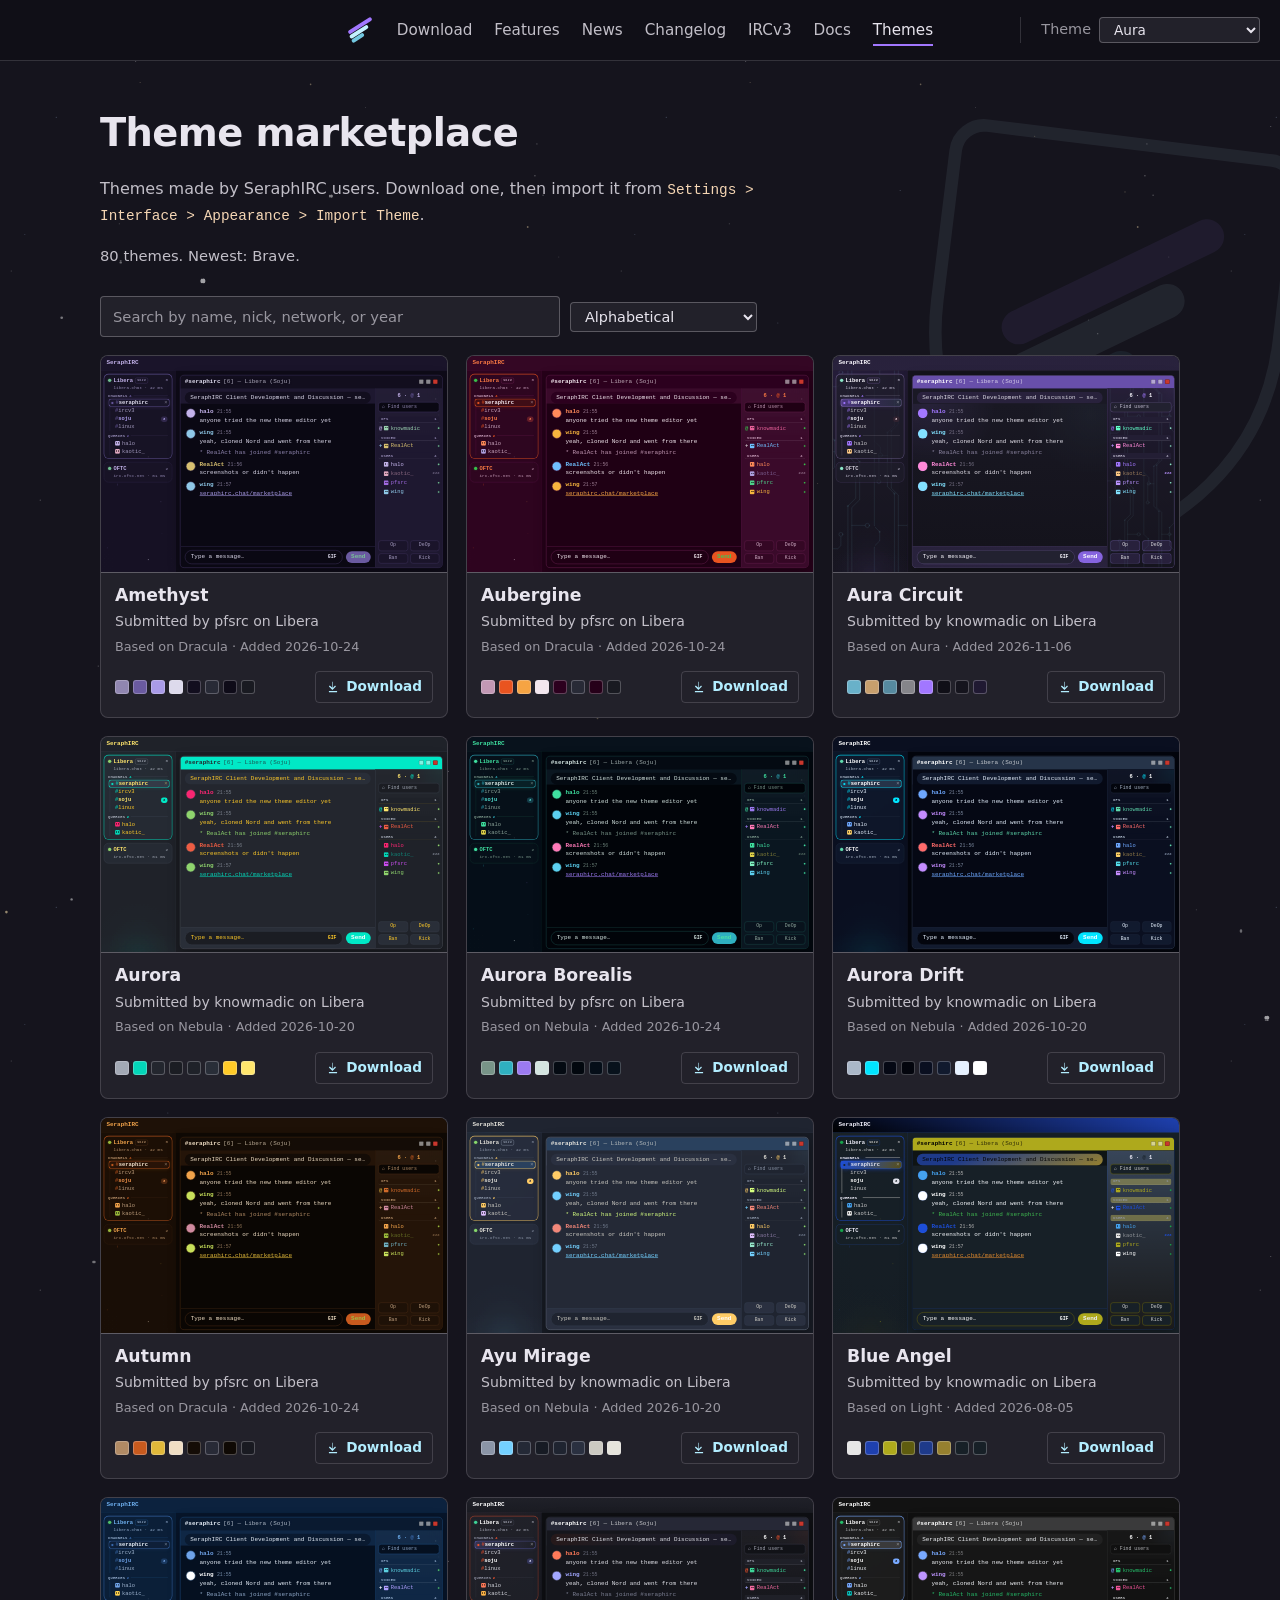
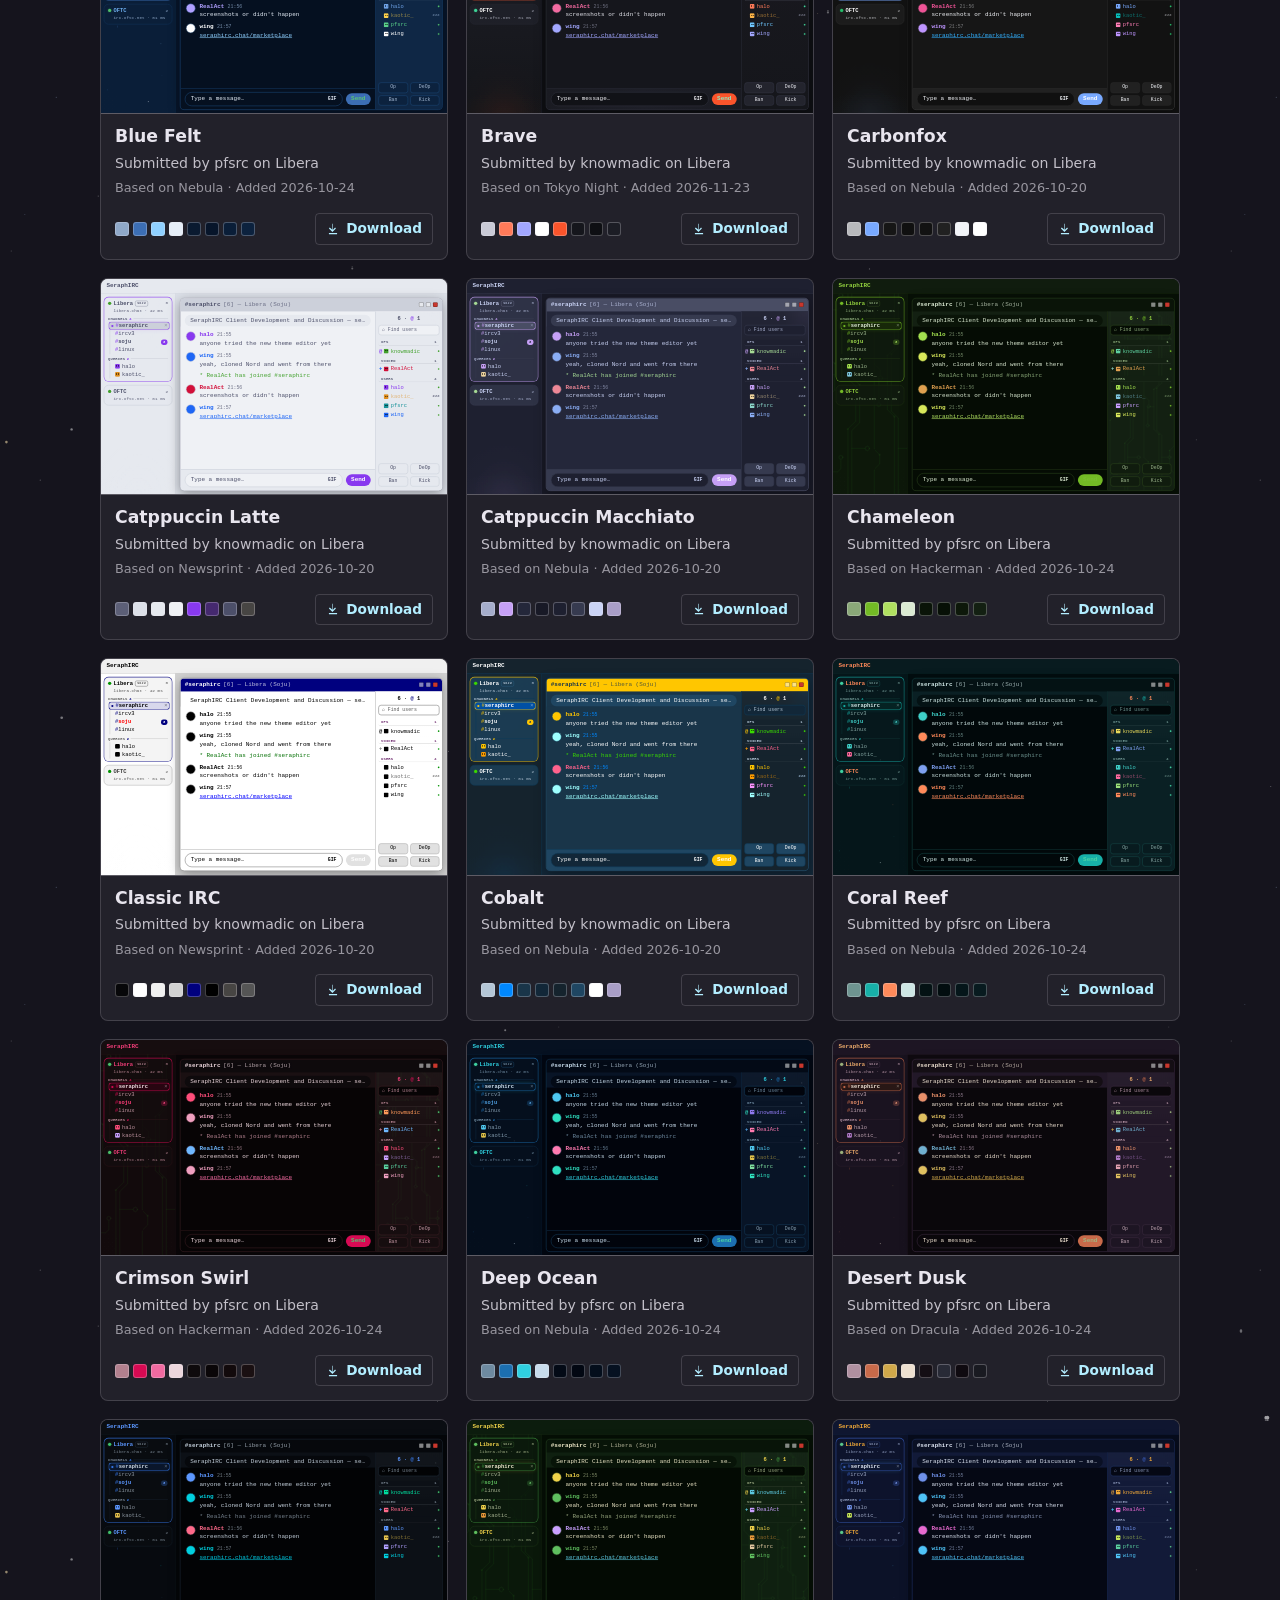
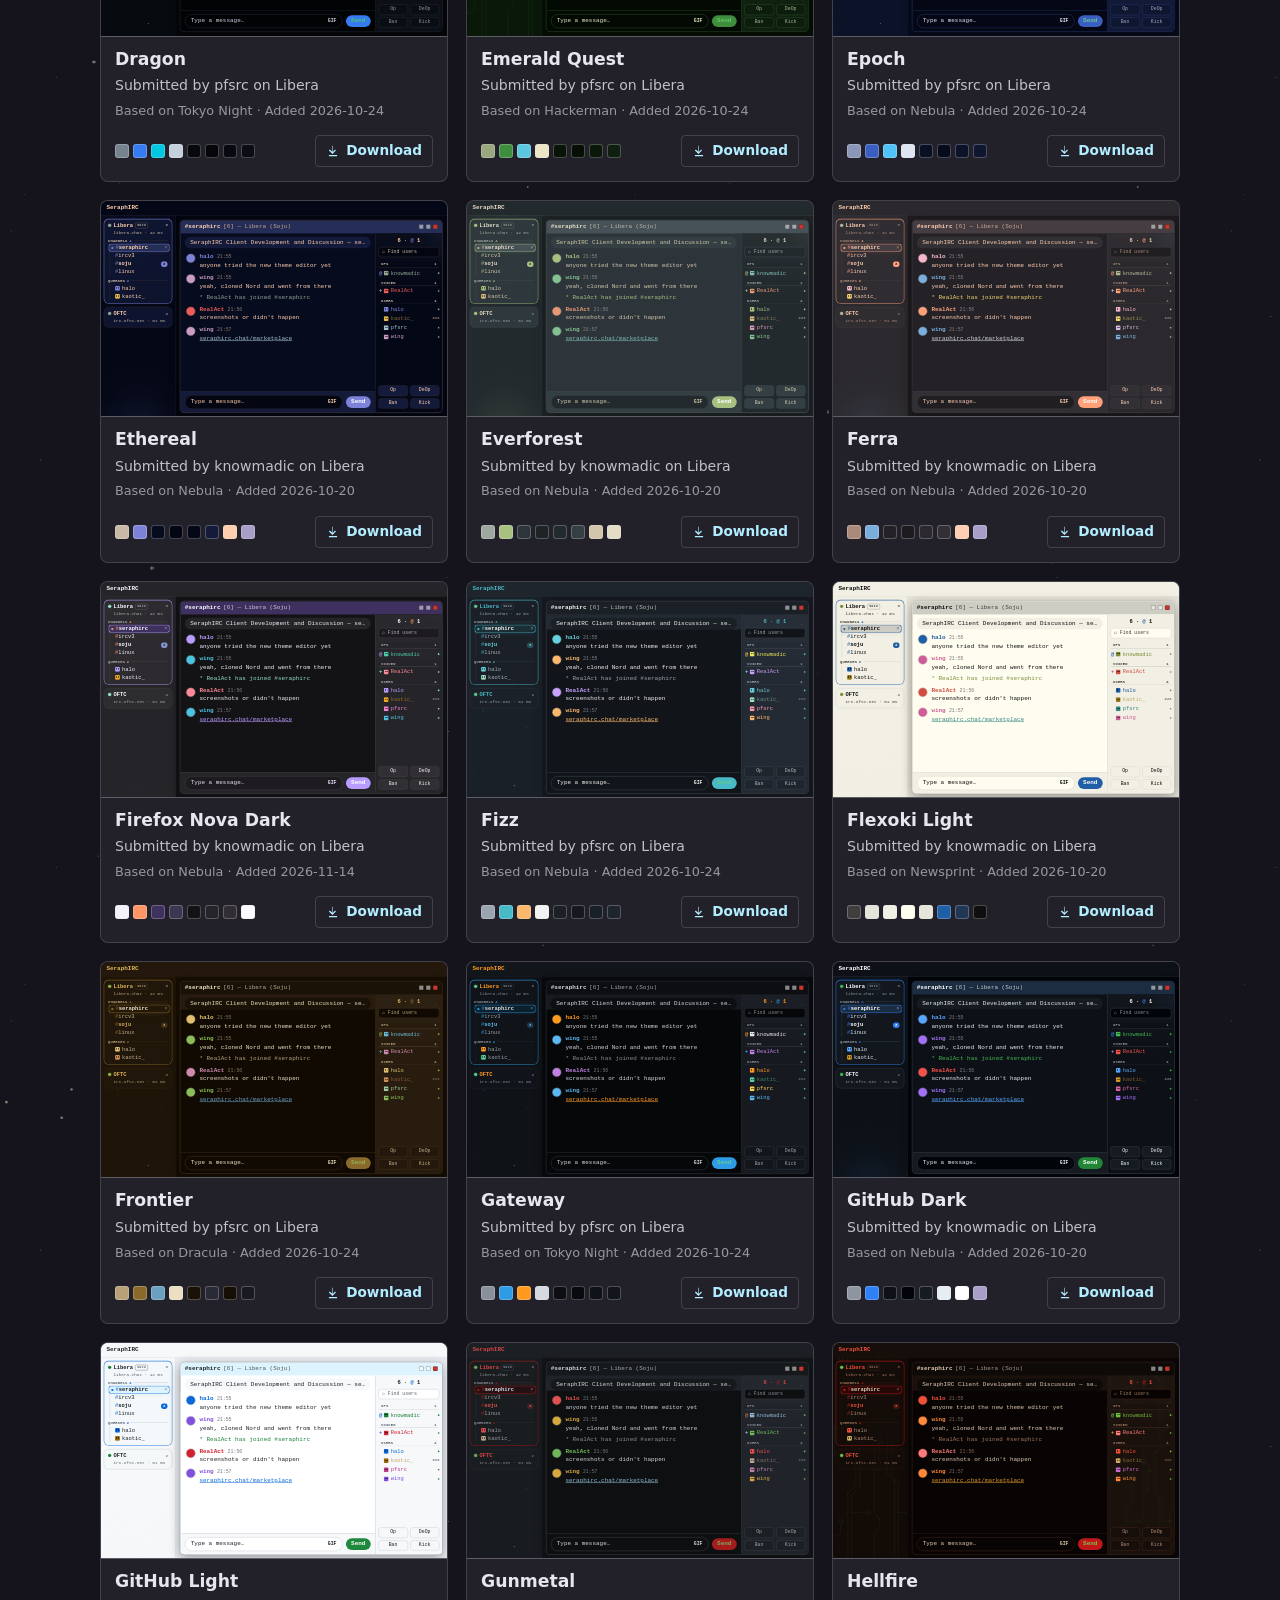
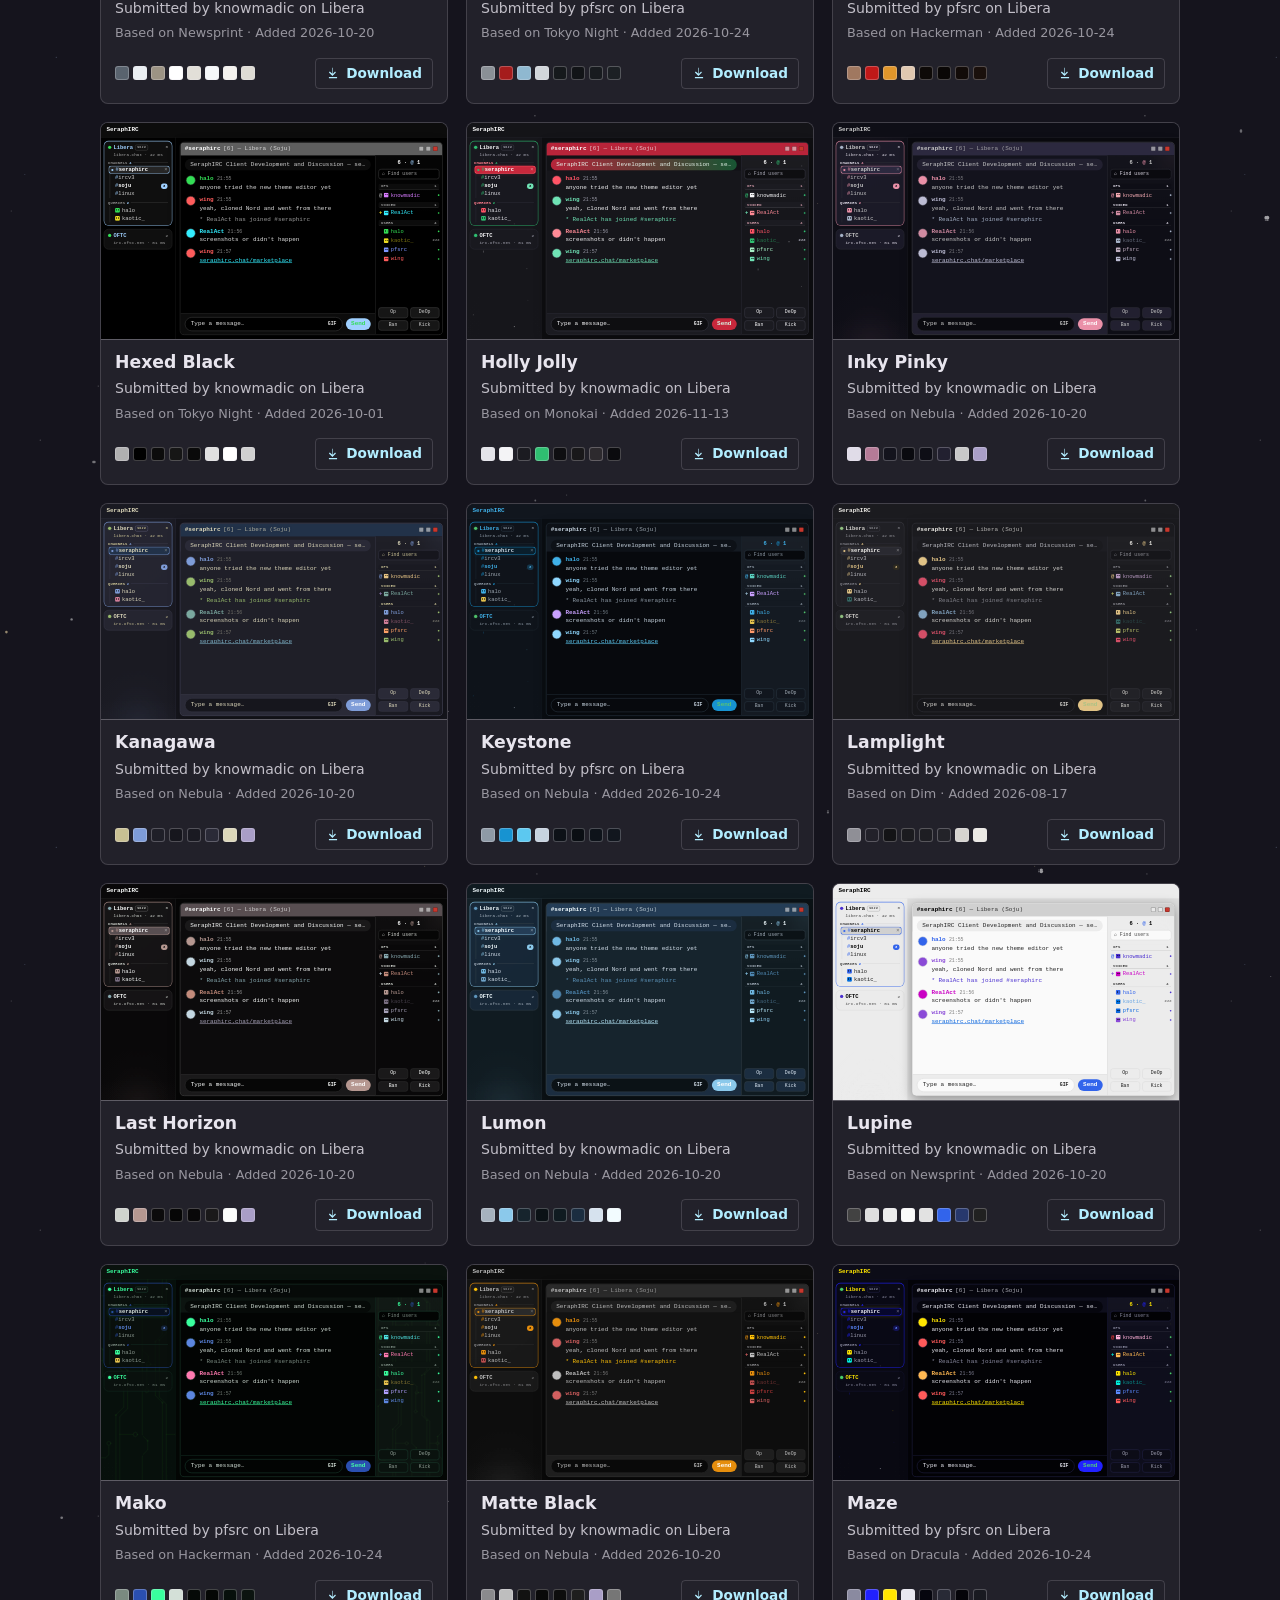
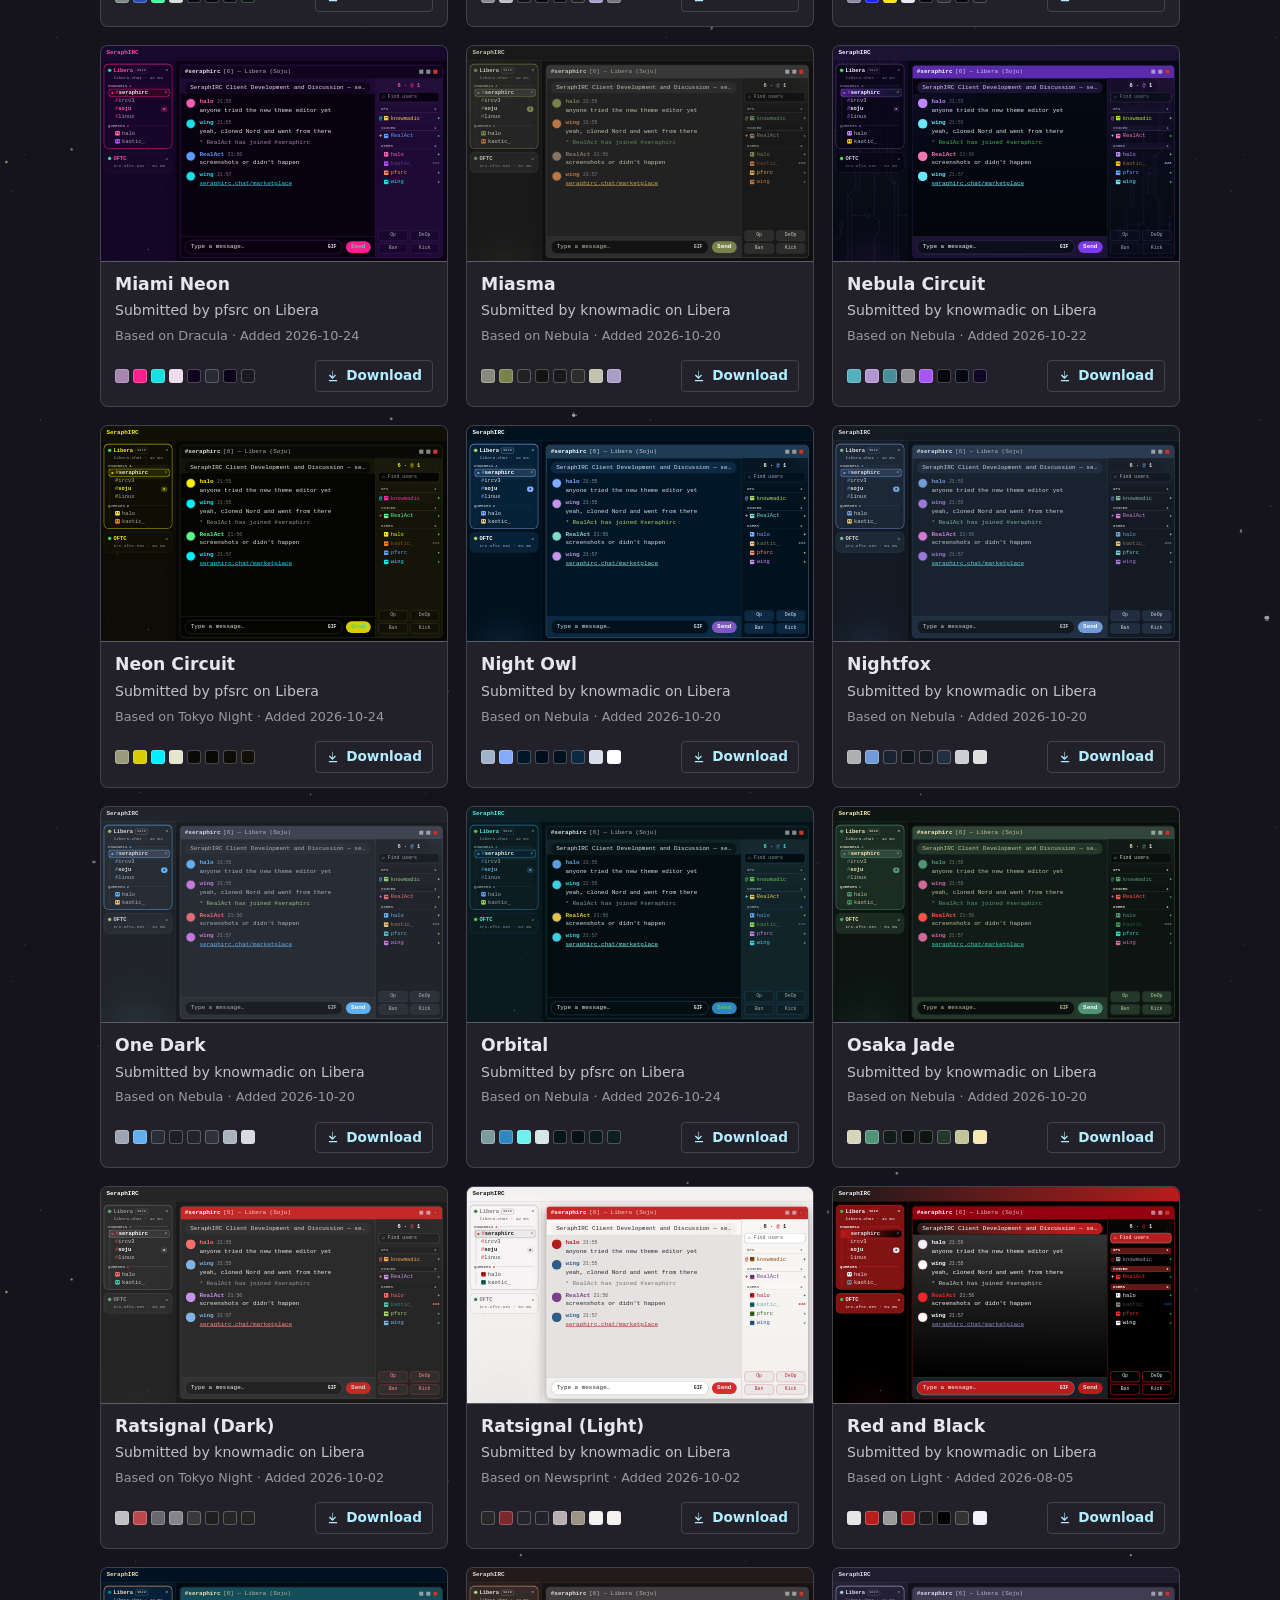
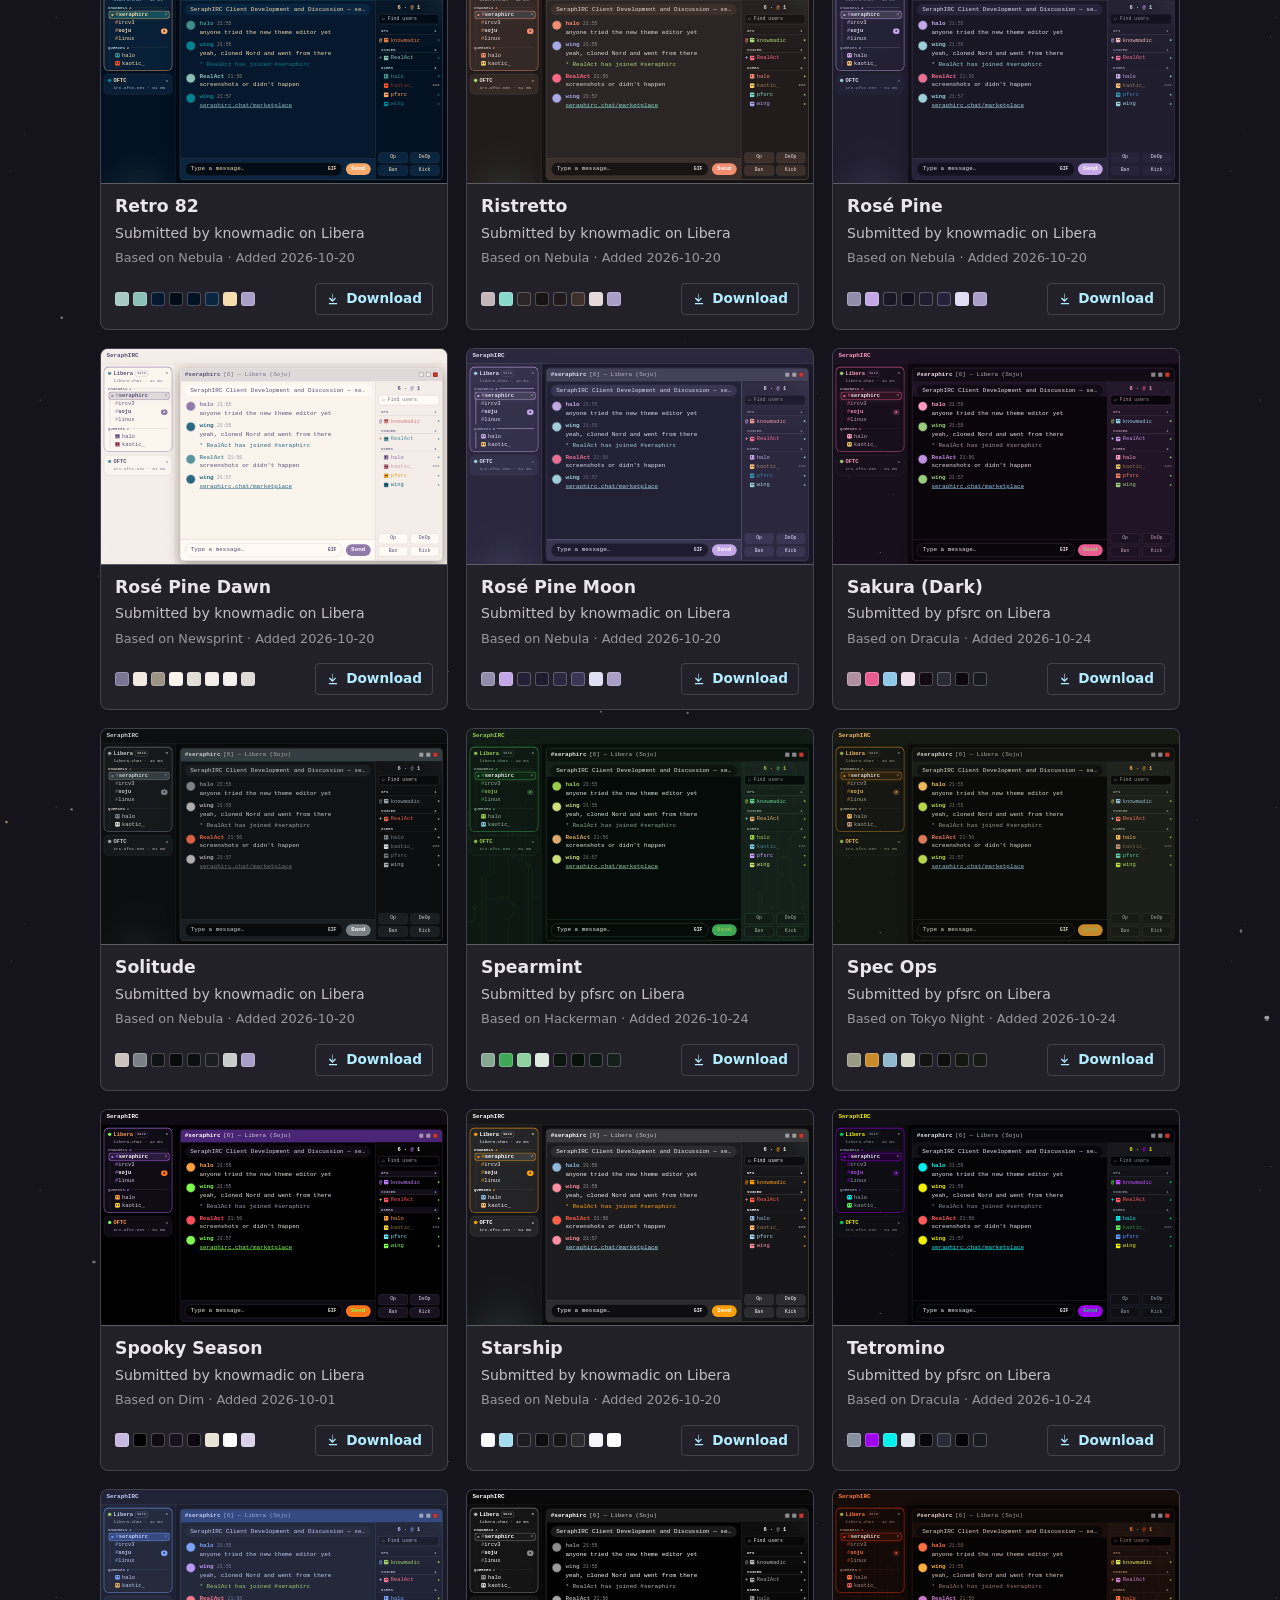
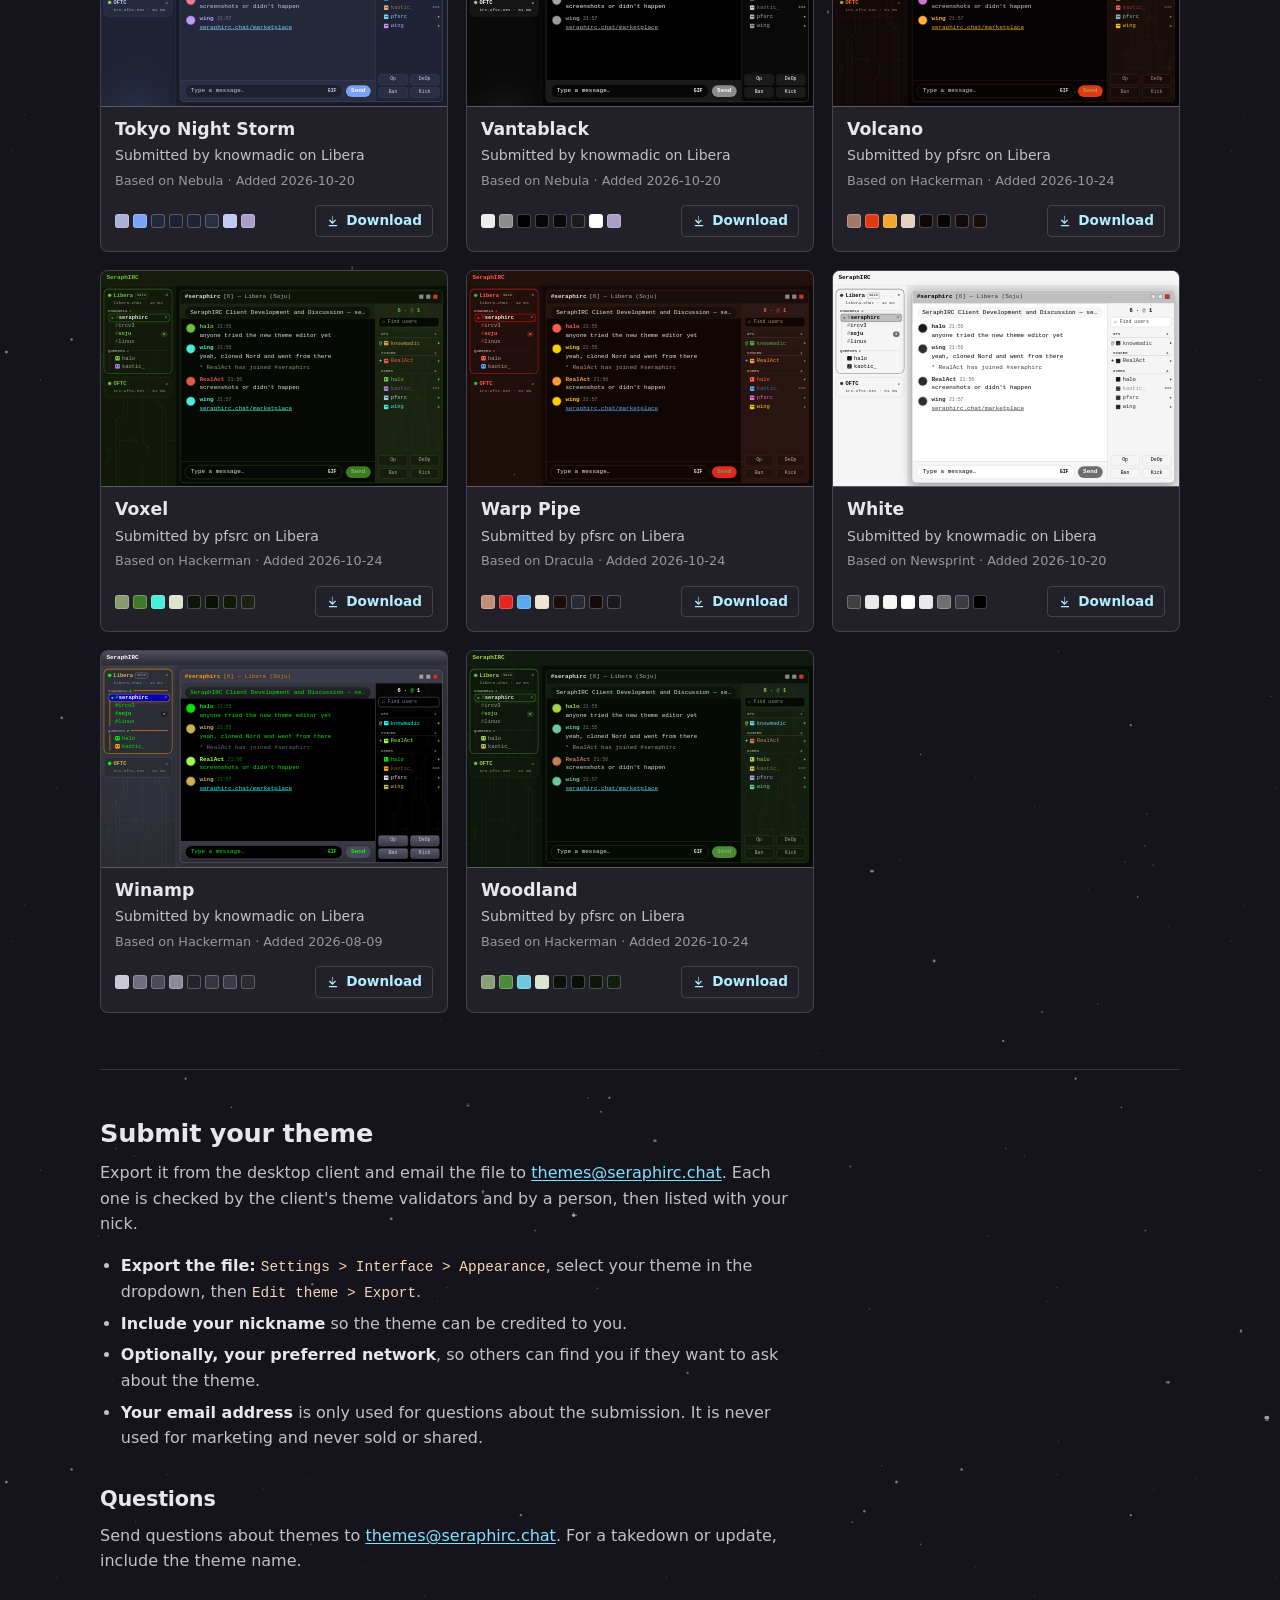
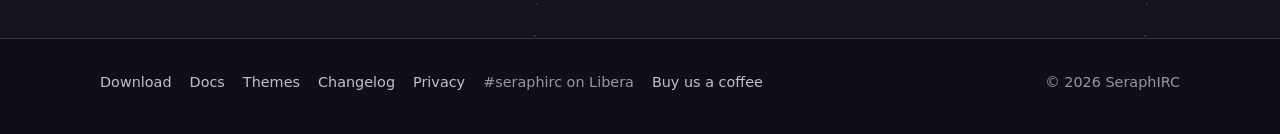
<file: marketplace/index.html>
<!doctype html>
<html lang="en" data-theme="aura">
  <head>
    <meta charset="utf-8">
    <meta name="viewport" content="width=device-width, initial-scale=1">
    <meta
      name="description"
      content="The SeraphIRC theme marketplace. Download community themes for the desktop client, or submit your own."
    >
    <meta name="theme-color" content="#192035">
    <link rel="canonical" href="https://www.seraphirc.chat/marketplace/">
    <link rel="icon" href="/favicon.ico" sizes="any">
    <link rel="icon" type="image/png" sizes="512x512" href="/assets/favicon-v3.png">
    <link rel="icon" type="image/png" sizes="192x192" href="/assets/android-chrome-192x192-v3.png">
    <link rel="icon" type="image/png" sizes="32x32" href="/assets/favicon-32x32-v3.png">
    <link rel="icon" type="image/png" sizes="16x16" href="/assets/favicon-16x16-v3.png">
    <link rel="apple-touch-icon" sizes="180x180" href="/assets/apple-touch-icon-v3.png">

    <meta property="og:type" content="website">
    <meta property="og:site_name" content="SeraphIRC">
    <meta property="og:title" content="SeraphIRC Theme Marketplace">
    <meta
      property="og:description"
      content="Download community themes for SeraphIRC, or submit your own."
    >
    <meta property="og:url" content="https://www.seraphirc.chat/marketplace/">
    <meta property="og:image" content="https://www.seraphirc.chat/assets/seraphirc-link-preview-v4.png">
    <title>SeraphIRC - Theme Marketplace</title>
    <script>
      // No-flash theme: apply the saved theme before first paint.
      (function () {
        try {
          var t = localStorage.getItem("seraphirc-theme");
          // Spooky Season was retired, so a saved pick of it falls back to the default.
          if (t && t !== "spooky-season") document.documentElement.setAttribute("data-theme", t);
        } catch (e) {}
      })();
    </script>
    <link rel="stylesheet" href="/styles.css?v=20261127-sky-1">
    <style>
      /* Marketplace-only styling, built on the site's theme variables. */
      .market-grid {
        display: grid; gap: 18px;
        grid-template-columns: repeat(auto-fill, minmax(280px, 1fr));
      }
      .market-card {
        display: flex; flex-direction: column; min-width: 0;
        background: var(--panel);
        border: 1px solid var(--line); border-radius: 8px;
        overflow: hidden;
      }
      /* The card mock is laid out at a fixed 640x400 and scaled to the card
         width (--pv-scale is set from script), so it reads as the enlarged
         preview in miniature. */
      .market-thumb {
        display: block; width: 100%; aspect-ratio: 16 / 10;
        padding: 0; border: 0; border-bottom: 1px solid var(--line);
        overflow: hidden; cursor: zoom-in;
        font: inherit; text-align: left;
        background: var(--line);
      }
      .market-thumb:focus-visible { outline: 2px solid var(--accent); outline-offset: -2px; }
      .market-thumb .pv-app {
        width: 640px; height: 400px;
        border: 0; border-radius: 0;
        transform: scale(var(--pv-scale, 0.45)); transform-origin: 0 0;
        pointer-events: none;
        opacity: 0; transition: opacity 0.2s ease;
      }
      .market-thumb.loaded .pv-app { opacity: 1; }
      .market-body { flex: 1; display: flex; flex-direction: column; gap: 4px; padding: 12px 14px 14px; }
      .market-card-title { margin: 0; font-size: 1.08rem; letter-spacing: 0; }
      .market-meta { margin: 0; color: var(--muted); font-size: 0.88rem; }
      .market-details { margin: 0; color: var(--dim); font-size: 0.8rem; }
      .market-foot { display: flex; align-items: center; gap: 10px; margin-top: auto; padding-top: 10px; }
      .market-swatches { display: flex; flex-wrap: wrap; gap: 4px; min-width: 0; }
      .market-swatches span {
        width: 14px; height: 14px; border-radius: 3px;
        border: 1px solid var(--line-2, var(--line));
      }
      .market-foot .market-download { margin-left: auto; flex: none; }
      .market-download {
        display: inline-flex; align-items: center; gap: 6px;
        text-decoration: none; font-weight: 700; font-size: 0.85rem;
        color: var(--accent-bright, var(--accent));
        border: 1px solid var(--line); border-radius: var(--radius-sm); padding: 4px 10px;
      }
      .market-download:hover { border-color: var(--accent); }
      .market-download svg { width: 14px; height: 14px; fill: currentColor; }
      .market-empty { color: var(--muted); }
      /* Set the submission info apart from the card grid, the same way the
         home page divides its sections. */
      .market-submit {
        max-width: none;
        margin-top: 56px; padding-top: 48px;
        border-top: 1px solid var(--line);
      }
      .market-submit > * { max-width: 44em; }
      .market-submit > h2:first-child { margin-top: 0; font-size: 1.6rem; }
      .market-toolbar { display: flex; flex-wrap: wrap; align-items: center; gap: 10px; margin-bottom: 18px; }
      .market-search {
        flex: 1 1 240px; max-width: 460px;
        padding: 8px 12px;
        font: inherit; font-size: 0.92rem;
        color: var(--text);
        background: var(--panel);
        border: 1px solid var(--line-2); border-radius: var(--radius-sm);
      }
      .market-search::placeholder { color: var(--dim); }
      .market-search:focus { outline: 2px solid var(--accent); outline-offset: 1px; }

      /* ── Theme preview (cards and dialog) ─────────────────────────────────
         A rough sketch of the client, painted with the theme's own custom
         properties. The tokens are the client's real ones, so the base
         theme's stock tokens (from the manifest) and the theme's overrides
         apply directly; anything both leave unset falls back to a generic
         light or dark base. */
      .market-preview-lightbox { --lightbox-image-width: 780px; }
      .pv-frame { padding: 22px; max-height: calc(100vh - 32px); overflow: auto; }
      .pv-frame h3 { margin: 0 0 2px; font-size: 1.2rem; }
      .pv-sub { margin: 0 0 14px; color: var(--muted); font-size: 0.85rem; }
      .pv-note { margin: 12px 0 0; color: var(--muted); font-size: 0.8rem; }

      .pv-app {
        --fb-bg: #10131c; --fb-panel: #171b28; --fb-text: #e8e8f0;
        --fb-muted: #9aa0b5; --fb-accent: #5b7cfa; --fb-line: rgba(255,255,255,0.12);
        /* The client's atmosphere colors at its default Atmosphere setting
           (50%). A theme with no star or nebula tokens gets a clear sky. */
        --atmosphere-strength: 50%;
        --star-warm: color-mix(in srgb, var(--star-warm-src, transparent) var(--atmosphere-strength), transparent);
        --star-cool: color-mix(in srgb, var(--star-cool-src, transparent) var(--atmosphere-strength), transparent);
        --star-white: color-mix(in srgb, var(--star-white-src, transparent) var(--atmosphere-strength), transparent);
        --nebula: color-mix(in srgb, var(--nebula-src, transparent) var(--atmosphere-strength), transparent);
        display: grid; grid-template-rows: auto 1fr;
        height: 400px; font-size: 11px; line-height: 1.45;
        font-family: var(--mono);
        border: 1px solid var(--line-2, var(--line)); border-radius: 8px; overflow: hidden;
        background: var(--app-bg, var(--fb-bg));
        color: var(--text, var(--fb-text));
      }
      .pv-app.pv-light {
        --fb-bg: #f5f4f0; --fb-panel: #ffffff; --fb-text: #23262e;
        --fb-muted: #6a6f80; --fb-accent: #2563eb; --fb-line: rgba(0,0,0,0.12);
      }
      .pv-header {
        padding: 5px 10px; font-weight: 700;
        background: var(--header-bg, var(--fb-panel));
        color: var(--heading-text, var(--fb-text));
        border-bottom: 1px solid var(--border, var(--fb-line));
      }
      .pv-body { display: grid; grid-template-columns: 138px 1fr; min-height: 0; }
      .pv-side {
        display: flex; flex-direction: column; gap: 6px; padding: 6px 5px;
        font-size: 10px; line-height: 1.5;
        /* The client's channel tree layers: starfield, nebula bloom, and the
           circuit slot (--circuit-layer, set by applyDecor), over the theme's
           own --sidebar-bg. The circuit tile is sized against the text rather
           than the panel, so its traces sit as far apart, line for line, as
           they do in the client's full-width channel tree. */
        background:
          radial-gradient(2.4px 2.4px at 18% 24%, var(--star-warm, transparent), transparent 65%),
          radial-gradient(1.6px 1.6px at 74% 62%, var(--star-cool, transparent), transparent 65%),
          radial-gradient(2px 2px at 46% 84%, var(--star-white, transparent), transparent 65%),
          radial-gradient(1.6px 1.6px at 86% 32%, var(--star-warm, transparent), transparent 65%),
          radial-gradient(1.2px 1.2px at 32% 52%, color-mix(in srgb, var(--star-warm, transparent) 55%, transparent), transparent 65%),
          radial-gradient(1.2px 1.2px at 60% 8%, color-mix(in srgb, var(--star-cool, transparent) 62%, transparent), transparent 65%),
          radial-gradient(circle at 8% 0%, color-mix(in srgb, var(--nebula, transparent) 7%, transparent), transparent 42%),
          radial-gradient(60% 26% at 50% 100%, color-mix(in srgb, var(--nebula, transparent) 7%, transparent), transparent 70%),
          radial-gradient(90% 40% at 50% 100%, color-mix(in srgb, var(--nebula, transparent) 4%, transparent), transparent 72%),
          radial-gradient(110% 16% at 50% 100%, color-mix(in srgb, var(--nebula, transparent) 6%, transparent), transparent 70%),
          radial-gradient(2px 2px at 9% 88%, color-mix(in srgb, var(--star-warm, transparent) 70%, transparent), transparent 65%),
          var(--circuit-layer, none) center bottom / 100% auto repeat-y,
          var(--sidebar-bg, var(--fb-panel));
        background-size: 170px 170px, 150px 150px, 190px 190px, 130px 130px, 110px 110px, 90px 90px, 100% 100%, 100% 100%, 100% 100%, 100% 100%, 100% 100%, 21.5em auto, 100% 100%, 100% 100%, 100% 100%, 100% 100%;
        color: var(--sidebar-text, var(--fb-muted));
        border-right: 1px solid var(--border, var(--fb-line));
      }
      /* A network card, as the client's [data-treebar-network-group]: an
         outlined, see-through card, the active one marked by its outline. */
      .pv-card {
        padding: 4px 4px 5px; border-radius: 9px;
        border: 1px solid var(--treebar-card-border, var(--border, var(--fb-line)));
        background: color-mix(in srgb, var(--subpanel-bg, var(--fb-panel)) 70%, transparent);
      }
      .pv-card.active {
        border-color: color-mix(in srgb, var(--treebar-card-active-border, var(--selected-border, var(--fb-accent))) 80%, transparent);
      }
      .pv-net {
        display: flex; align-items: center; gap: 4px; padding: 0 3px; font-weight: 700;
        color: var(--network-name-text, color-mix(in srgb, var(--network-header-text, var(--fb-muted)) 44%, var(--heading-text, var(--fb-text))));
      }
      .pv-card.active .pv-net { color: var(--network-name-text, var(--heading-text, var(--fb-text))); }
      .pv-status {
        flex: none; width: 6px; height: 6px; border-radius: 50%;
        background: var(--present-dot, #3fa06a);
        box-shadow: 0 0 4px var(--present-dot-glow, transparent);
      }
      .pv-tag {
        font-size: 6px; letter-spacing: 0.06em; padding: 0 3px; border-radius: 3px;
        border: 1px solid var(--border-strong, var(--fb-line));
        color: var(--muted-text, var(--fb-muted));
      }
      .pv-net .num { margin-left: auto; font-weight: 400; font-size: 8px; color: var(--muted-text, var(--fb-muted)); }
      .pv-server {
        padding: 0 3px 0 13px; font-size: 8px; white-space: nowrap; overflow: hidden;
        color: var(--muted-text, var(--fb-muted));
      }
      .pv-cap {
        display: flex; align-items: center; gap: 3px; margin: 3px 3px 1px;
        font-size: 7px; font-weight: 700; letter-spacing: 0.045em;
        color: var(--treebar-section-text, color-mix(in srgb, var(--muted-text, var(--fb-muted)) 64%, var(--faint-text, var(--fb-muted))));
      }
      .pv-cap b { color: var(--rail-accent, var(--fb-accent)); }
      .pv-cap::after { content: ""; flex: 1; height: 1px; background: var(--treebar-hierarchy-line, var(--fb-line)); }
      /* One guide line per section, down the left of its rows. */
      .pv-tree { margin-left: 6px; padding-left: 5px; border-left: 1px solid var(--treebar-hierarchy-line, var(--fb-line)); }
      .pv-chan { display: flex; align-items: center; padding: 0 4px; border-radius: 5px; white-space: nowrap; }
      .pv-hash { color: var(--rail-accent, var(--fb-accent)); opacity: var(--constellation-accent-strength, 0.75); font-weight: 600; }
      /* The selected window: an outlined, softly glowing capsule with a lit
         dot leading the name. */
      .pv-chan.sel {
        margin-left: -8px; padding-left: 5px;
        background: var(--selected-bg, var(--fb-accent));
        color: var(--selected-text, #ffffff); font-weight: 700;
        box-shadow: inset 0 0 0 1px var(--selected-border, transparent), 0 0 10px -2px var(--selected-glow, transparent);
      }
      .pv-lead {
        flex: none; width: 4px; height: 4px; margin-right: 4px; border-radius: 50%;
        background: var(--rail-accent, var(--fb-accent));
        box-shadow: 0 0 4px var(--rail-glow, transparent);
      }
      .pv-close { margin-left: auto; font-weight: 400; opacity: 0.5; }
      .pv-chan.unread { color: var(--unread-label-text, var(--fb-text)); font-weight: 700; }
      .pv-badge {
        margin-left: auto; font-size: 7px; font-weight: 700; padding: 0 4px; border-radius: 4px;
        background: var(--treebar-unread-bg, var(--badge-unread-bg, var(--fb-accent)));
        color: var(--treebar-unread-text, var(--badge-unread-text, #ffffff));
      }

      /* Nicknames take the theme's palette slots, as the client's nickColor()
         does: an edited --nick-N, else the base's --nick-default-N. The faces
         stand in for the client's identicons. */
      .pv-app .c1 { --c: var(--nick-1, var(--nick-default-1, var(--fb-accent))); }
      .pv-app .c2 { --c: var(--nick-2, var(--nick-default-2, var(--fb-accent))); }
      .pv-app .c3 { --c: var(--nick-3, var(--nick-default-3, var(--fb-accent))); }
      .pv-app .c4 { --c: var(--nick-4, var(--nick-default-4, var(--fb-accent))); }
      .pv-app .c5 { --c: var(--nick-5, var(--nick-default-5, var(--fb-accent))); }
      .pv-app .c6 { --c: var(--nick-6, var(--nick-default-6, var(--fb-accent))); }
      .pv-face {
        flex: none; width: 9px; height: 9px; margin-right: 4px; border-radius: 2px;
        background:
          radial-gradient(circle at 32% 42%, rgba(0, 0, 0, 0.55) 0 1px, transparent 1.3px),
          radial-gradient(circle at 68% 42%, rgba(0, 0, 0, 0.55) 0 1px, transparent 1.3px),
          var(--c);
      }

      /* The floating channel window, over the app fill. */
      .pv-desk { padding: 8px; min-width: 0; display: flex; background: var(--main-bg, var(--app-bg, var(--fb-bg))); }
      .pv-window {
        flex: 1; min-width: 0; display: grid;
        grid-template-columns: minmax(0, 1fr) 124px;
        grid-template-rows: auto auto 1fr auto;
        border: 1px solid var(--border-strong, var(--fb-line));
        border-radius: 8px; overflow: hidden;
        box-shadow: 0 6px 22px rgba(0, 0, 0, 0.35);
        background: var(--panel-bg, var(--fb-panel));
      }
      .pv-titlebar {
        grid-column: 1 / 3;
        display: flex; align-items: center; gap: 5px; padding: 4px 8px;
        background: var(--window-titlebar-active-bg, var(--fb-panel));
        color: var(--window-titlebar-active-text, var(--fb-text));
        font-weight: 700;
      }
      .pv-titlebar .dim { font-weight: 400; opacity: 0.75; }
      .pv-winbtns { margin-left: auto; display: flex; gap: 4px; }
      .pv-winbtns span { width: 9px; height: 9px; border-radius: 2px; border: 1px solid rgba(0,0,0,0.35); background: rgba(255,255,255,0.5); }
      .pv-winbtns .x { background: #c8372d; }
      .pv-topic {
        margin: 6px 8px 0; padding: 3px 10px; border-radius: 999px;
        white-space: nowrap; overflow: hidden; text-overflow: ellipsis;
        background: var(--topic-bg, var(--fb-panel));
        color: var(--channel-topic-text, var(--fb-muted));
      }
      .pv-chat {
        padding: 8px 10px; overflow: hidden; min-width: 0;
        background: var(--message-bg, var(--channel-pane-bg, var(--fb-bg)));
        color: var(--message-text, var(--fb-text));
      }
      .pv-msg { display: flex; gap: 7px; margin-bottom: 6px; }
      .pv-av { flex: none; width: 18px; height: 18px; border-radius: 50%; margin-top: 1px; border: 1px solid var(--border, var(--fb-line)); }
      .pv-av.a1 { background: var(--nick-1, var(--nick-default-1, var(--fb-accent))); }
      .pv-av.a2 { background: var(--nick-2, var(--nick-default-2, var(--fb-accent))); }
      .pv-av.a3 { background: var(--nick-5, var(--nick-default-5, var(--fb-accent))); }
      .pv-msg .bd { min-width: 0; }
      .pv-msg .txt { overflow: hidden; text-overflow: ellipsis; white-space: nowrap; }
      .pv-chat .t { color: var(--timestamp-text, var(--fb-muted)); margin-left: 6px; font-size: 9px; }
      .pv-chat .n1 { color: var(--nick-1, var(--nick-default-1, var(--fb-accent))); font-weight: 700; }
      .pv-chat .n2 { color: var(--nick-2, var(--nick-default-2, var(--fb-accent))); font-weight: 700; }
      .pv-chat .n3 { color: var(--nick-5, var(--nick-default-5, var(--fb-accent))); font-weight: 700; }
      .pv-chat .ev { color: var(--event-text, var(--fb-muted)); margin: 4px 0 6px 25px; }
      .pv-chat .lk { color: var(--link-text, var(--fb-accent)); text-decoration: underline; }
      .pv-composer {
        display: flex; align-items: center; gap: 6px; padding: 6px 8px;
        background: var(--composer-bg, var(--fb-panel));
        border-top: 1px solid var(--border, var(--fb-line));
      }
      .pv-field {
        flex: 1; display: flex; align-items: center; gap: 8px;
        padding: 4px 10px; border-radius: 999px; min-width: 0;
        background: var(--field-bg, var(--fb-bg));
        color: var(--field-text, var(--fb-muted));
        border: 1px solid var(--field-border, var(--fb-line));
        white-space: nowrap; overflow: hidden;
      }
      .pv-field .gif { margin-left: auto; font-weight: 700; font-size: 9px; }
      .pv-send {
        flex: none; padding: 3px 10px; border-radius: 999px; font-weight: 700;
        background: var(--send-button-bg, var(--fb-accent));
        color: var(--pill-connected-text, #ffffff);
      }
      .pv-roster {
        grid-column: 2; grid-row: 2 / 5;
        display: flex; flex-direction: column; gap: 2px; padding: 6px 5px 7px;
        font-size: 10px; line-height: 1.5;
        /* The client's member list layers: a corner bloom and two stars, the
           channel tree's starfield and circuit when the theme extends them
           here (--roster-star-*, --roster-circuit-layer), then --roster-bg.
           The circuit tile is text-sized, as on the channel tree, at the
           narrower width the client's member list gives it. */
        background:
          linear-gradient(180deg, rgba(255, 255, 255, 0.022), transparent 34%),
          radial-gradient(1.5px 1.5px at 90% 6%, var(--star-white, transparent), transparent 62%),
          radial-gradient(1.3px 1.3px at 95% 15%, var(--star-cool, transparent), transparent 62%),
          radial-gradient(62% 26% at 100% 0%, color-mix(in srgb, var(--nebula, transparent) 12%, transparent), transparent 62%),
          radial-gradient(2.4px 2.4px at 18% 24%, var(--roster-star-warm, transparent), transparent 65%),
          radial-gradient(1.6px 1.6px at 74% 62%, var(--roster-star-cool, transparent), transparent 65%),
          radial-gradient(2px 2px at 46% 84%, var(--roster-star-white, transparent), transparent 65%),
          radial-gradient(1.6px 1.6px at 86% 32%, var(--roster-star-warm, transparent), transparent 65%),
          radial-gradient(1.2px 1.2px at 32% 52%, color-mix(in srgb, var(--roster-star-warm, transparent) 55%, transparent), transparent 65%),
          radial-gradient(1.2px 1.2px at 60% 8%, color-mix(in srgb, var(--roster-star-cool, transparent) 62%, transparent), transparent 65%),
          radial-gradient(2px 2px at 9% 88%, color-mix(in srgb, var(--roster-star-warm, transparent) 70%, transparent), transparent 65%),
          var(--roster-circuit-layer, none) center bottom / 100% auto repeat-y,
          var(--roster-bg, var(--sidebar-bg, var(--fb-panel)));
        background-size: 100% 100%, auto, auto, 100% 100%, 170px 170px, 150px 150px, 190px 190px, 130px 130px, 110px 110px, 90px 90px, 100% 100%, 15.5em auto, 100% 100%, 100% 100%, 100% 100%, 100% 100%;
        border-left: 1px solid var(--border, var(--fb-line));
        min-height: 0; overflow: hidden;
      }
      .pv-roster-head { text-align: center; font-weight: 700; color: var(--heading-text, var(--fb-text)); }
      .pv-roster-head .acc { color: var(--rail-accent, var(--fb-accent)); }
      .pv-find {
        margin: 2px 0 3px; padding: 2px 6px; border-radius: 5px; font-size: 9px;
        background: var(--field-bg, var(--fb-bg));
        color: var(--muted-text, var(--fb-muted));
        border: 1px solid var(--field-border, var(--fb-line));
      }
      /* The member list's section bands: a rounded chip of the roster surface
         over a hairline. */
      .pv-sec {
        display: flex; justify-content: space-between; align-items: center;
        margin-top: 3px; padding: 0 5px; border-radius: 4px;
        font-weight: 700; font-size: 7px; letter-spacing: 0.045em;
        background: var(--surface-roster, var(--fb-line));
        border-bottom: 1px solid var(--hairline, transparent);
        color: color-mix(in srgb, var(--muted-text, var(--fb-muted)) 58%, var(--roster-section-text, var(--network-header-text, var(--fb-muted))));
      }
      .pv-user { display: flex; align-items: center; padding-left: 1px; white-space: nowrap; }
      .pv-user .nk { color: var(--c); }
      .pv-pfx { flex: none; width: 9px; font-weight: 700; }
      .pv-pfx.op { color: var(--user-prefix-text, var(--fb-accent)); }
      .pv-pfx.voice { color: var(--voice-prefix-text, var(--away-indicator-text, var(--fb-accent))); }
      .pv-user.away .nk { opacity: 0.55; }
      .pv-zzz { margin-left: auto; font-size: 7px; font-weight: 700; color: var(--away-indicator-text, var(--fb-muted)); }
      .pv-user .pv-dot { margin-left: auto; }
      .pv-dot {
        flex: none; width: 3px; height: 3px; border-radius: 50%;
        background: var(--present-dot, #3fa06a);
        box-shadow: 0 0 3px var(--present-dot-glow, transparent);
      }
      .pv-btns { margin-top: auto; display: grid; grid-template-columns: 1fr 1fr; gap: 4px; }
      .pv-btn {
        text-align: center; padding: 2px 0; border-radius: 5px; font-size: 9px;
        background: var(--settings-button-bg, var(--fb-bg));
        color: var(--settings-button-text, var(--fb-muted));
        border: 1px solid var(--settings-button-border, var(--fb-line));
      }

      .pv-palette { display: flex; flex-wrap: wrap; gap: 6px; margin-top: 14px; }
      .pv-swatch {
        width: 26px; height: 26px; border-radius: 6px;
        border: 1px solid var(--line-2, var(--line));
      }
    </style>
  </head>
  <body>
    <header class="site-header">
      <div class="wrap">
        <a class="brand" href="/" aria-label="SeraphIRC home">
          <span class="brand-mark" aria-hidden="true">
            <svg class="seraph-mark" viewBox="9 23.5 74 74" fill="none" stroke-width="11" stroke-linecap="round" aria-hidden="true" focusable="false"><path d="M18,66 L74,30" stroke="var(--mark-1)"/><path d="M22,79 L64,52" stroke="var(--mark-2)"/><path d="M28,91 L52,75" stroke="var(--mark-3)"/></svg>
          </span>
        </a>
        <nav class="site-nav" aria-label="Main">
          <a href="/#download">Download</a>
          <a href="/#features">Features</a>
          <a href="/news/">News</a>
          <a href="/changelog/">Changelog</a>
          <a href="/#ircv3">IRCv3</a>
          <a href="/docs/">Docs</a>
          <a href="/marketplace/" aria-current="page">Themes</a>
        </nav>
        <label class="field head-theme">
          Theme
          <select id="theme-select">
            <option value="aura">Aura</option>
            <option value="catppuccin">Catppuccin</option>
            <option value="cyberpunk">Cyberpunk</option>
            <option value="dim">Dim</option>
            <option value="dracula">Dracula</option>
            <option value="funky-fresh">Funky Fresh</option>
            <option value="gruvbox">Gruvbox</option>
            <option value="hackerman">Hackerman</option>
            <option value="light">Light</option>
            <option value="miami-nights">Miami Nights</option>
            <option value="monokai">Monokai</option>
            <option value="nebula">Nebula</option>
            <option value="newsprint">Newsprint</option>
            <option value="nord">Nord</option>
            <option value="ocean-breeze">Ocean Breeze</option>
            <option value="phoenix">Phoenix</option>
            <option value="sage">Sage</option>
            <option value="sakura">Sakura</option>
            <option value="seraph">Seraph</option>
            <option value="solarized-dark">Solarized Dark</option>
            <option value="solarized-light">Solarized Light</option>
            <option value="tokyo-night">Tokyo Night</option>
          </select>
        </label>
      </div>
    </header>

    <!-- crest -->
    <div class="crest-frame" aria-hidden="true">
      <svg class="crest" viewBox="0 0 240 280" fill="none" stroke-linecap="round" stroke-linejoin="round" focusable="false">
        <path d="M40 26H200a16 16 0 0 1 16 16V126C216 194 172 236 120 260C68 236 24 194 24 126V42a16 16 0 0 1 16-16Z" stroke="var(--mark-2)" stroke-width="7"/>
        <g transform="translate(39.5 20) scale(1.75)" stroke-width="11">
          <path d="M18,66 L74,30" stroke="var(--mark-1)"/>
          <path d="M22,79 L64,52" stroke="var(--mark-2)"/>
          <path d="M28,91 L52,75" stroke="var(--mark-3)"/>
        </g>
      </svg>
    </div>
    <!-- /crest -->
    <main class="wrap page">
      <section id="marketplace" aria-labelledby="marketplace-title">
        <div class="page-head">
          <h1 id="marketplace-title">Theme marketplace</h1>
          <p>
            Themes made by SeraphIRC users. Download one, then import it from
            <code>Settings &gt; Interface &gt; Appearance &gt; Import Theme</code>.
          </p>
          <p class="page-meta" id="market-summary"></p>
        </div>

        <div class="market-toolbar">
          <input
            type="search"
            id="theme-search"
            class="market-search"
            placeholder="Search by name, nick, network, or year"
            aria-label="Search themes by name, author nickname, network, or date added"
          >
          <select id="theme-sort" aria-label="Sort themes">
            <option value="alpha">Alphabetical</option>
            <option value="newest">Newest to oldest</option>
            <option value="downloads">Most downloaded</option>
          </select>
        </div>

        <div class="market-list" id="theme-list" aria-live="polite">
          <p class="market-empty">Loading themes&hellip;</p>
        </div>
      </section>

      <dialog class="image-lightbox market-preview-lightbox" id="preview-lightbox" aria-label="Theme preview">
        <form method="dialog">
          <button class="lightbox-close" type="submit" aria-label="Close theme preview"></button>
        </form>
        <div class="pv-frame">
          <h3 id="pv-title">Theme preview</h3>
          <p class="pv-sub" id="pv-sub"></p>
          <!-- The client mock, cloned into every card and into this dialog. -->
          <template id="pv-template">
          <div class="pv-app" aria-hidden="true">
            <div class="pv-header">SeraphIRC</div>
            <div class="pv-body">
              <div class="pv-side">
                <div class="pv-card active">
                  <div class="pv-net"><span class="pv-status"></span>Libera<span class="pv-tag">SOJU</span><span class="num">6</span></div>
                  <div class="pv-server">libera.chat · 42 ms</div>
                  <div class="pv-cap">CHANNELS <b>4</b></div>
                  <div class="pv-tree">
                    <div class="pv-chan sel"><span class="pv-lead"></span><span class="pv-hash">#</span>seraphirc<span class="pv-close">×</span></div>
                    <div class="pv-chan"><span class="pv-hash">#</span>ircv3</div>
                    <div class="pv-chan unread"><span class="pv-hash">#</span>soju<span class="pv-badge">3</span></div>
                    <div class="pv-chan"><span class="pv-hash">#</span>linux</div>
                  </div>
                  <div class="pv-cap">QUERIES <b>2</b></div>
                  <div class="pv-tree">
                    <div class="pv-chan c1"><span class="pv-face"></span>halo</div>
                    <div class="pv-chan c4"><span class="pv-face"></span>kaotic_</div>
                  </div>
                </div>
                <div class="pv-card">
                  <div class="pv-net"><span class="pv-status"></span>OFTC<span class="num">2</span></div>
                  <div class="pv-server">irc.oftc.net · 61 ms</div>
                </div>
              </div>
              <div class="pv-desk">
                <div class="pv-window">
                  <div class="pv-titlebar">
                    #seraphirc <span class="dim">[6] — Libera (Soju)</span>
                    <span class="pv-winbtns"><span></span><span></span><span class="x"></span></span>
                  </div>
                  <div class="pv-topic">SeraphIRC Client Development and Discussion — <span class="lk">seraphirc.chat/#changelog</span></div>
                  <div class="pv-chat">
                    <div class="pv-msg">
                      <span class="pv-av a1"></span>
                      <div class="bd">
                        <div><span class="n1">halo</span><span class="t">21:55</span></div>
                        <div class="txt">anyone tried the new theme editor yet</div>
                      </div>
                    </div>
                    <div class="pv-msg">
                      <span class="pv-av a2"></span>
                      <div class="bd">
                        <div><span class="n2">wing</span><span class="t">21:55</span></div>
                        <div class="txt">yeah, cloned Nord and went from there</div>
                      </div>
                    </div>
                    <div class="ev">* RealAct has joined #seraphirc</div>
                    <div class="pv-msg">
                      <span class="pv-av a3"></span>
                      <div class="bd">
                        <div><span class="n3">RealAct</span><span class="t">21:56</span></div>
                        <div class="txt">screenshots or didn't happen</div>
                      </div>
                    </div>
                    <div class="pv-msg">
                      <span class="pv-av a2"></span>
                      <div class="bd">
                        <div><span class="n2">wing</span><span class="t">21:57</span></div>
                        <div class="txt"><span class="lk">seraphirc.chat/marketplace</span></div>
                      </div>
                    </div>
                  </div>
                  <div class="pv-composer">
                    <span class="pv-field">Type a message… <span class="gif">GIF</span></span>
                    <span class="pv-send">Send</span>
                  </div>
                  <div class="pv-roster">
                    <div class="pv-roster-head">6 · <span class="acc">@</span> 1</div>
                    <div class="pv-find">⌕ Find users</div>
                    <div class="pv-sec">OPS <span>1</span></div>
                    <div class="pv-user c3"><span class="pv-pfx op">@</span><span class="pv-face"></span><span class="nk">knowmadic</span><span class="pv-dot"></span></div>
                    <div class="pv-sec">VOICED <span>1</span></div>
                    <div class="pv-user c5"><span class="pv-pfx voice">+</span><span class="pv-face"></span><span class="nk">RealAct</span><span class="pv-dot"></span></div>
                    <div class="pv-sec">USERS <span>4</span></div>
                    <div class="pv-user c1"><span class="pv-pfx"></span><span class="pv-face"></span><span class="nk">halo</span><span class="pv-dot"></span></div>
                    <div class="pv-user c4 away"><span class="pv-pfx"></span><span class="pv-face"></span><span class="nk">kaotic_</span><span class="pv-zzz">ZzZ</span></div>
                    <div class="pv-user c6"><span class="pv-pfx"></span><span class="pv-face"></span><span class="nk">pfsrc</span><span class="pv-dot"></span></div>
                    <div class="pv-user c2"><span class="pv-pfx"></span><span class="pv-face"></span><span class="nk">wing</span><span class="pv-dot"></span></div>
                    <div class="pv-btns">
                      <span class="pv-btn">Op</span><span class="pv-btn">DeOp</span>
                      <span class="pv-btn">Ban</span><span class="pv-btn">Kick</span>
                    </div>
                  </div>
                </div>
              </div>
            </div>
          </div>
          </template>
          <div class="pv-palette" id="pv-palette"></div>
          <p class="pv-note">
            This is an automated color scheme render. It does not represent the actual client interface.
          </p>
        </div>
      </dialog>

      <section class="prose market-submit" id="submit" aria-labelledby="submit-title">
        <h2 id="submit-title">Submit your theme</h2>
        <p>
          Export it from the desktop client and email the file to
          <a href="mailto:themes@seraphirc.chat?subject=Theme%20submission">themes@seraphirc.chat</a>.
          Each one is checked by the client's theme validators and by a person, then listed
          with your nick.
        </p>
        <ul>
          <li><b>Export the file:</b> <code>Settings &gt; Interface &gt; Appearance</code>, select your theme in the dropdown, then <code>Edit theme &gt; Export</code>.</li>
          <li><b>Include your nickname</b> so the theme can be credited to you.</li>
          <li><b>Optionally, your preferred network</b>, so others can find you if they want to ask about the theme.</li>
          <li><b>Your email address</b> is only used for questions about the submission. It is never used for marketing and never sold or shared.</li>
        </ul>

        <h2 id="marketplace-contact">Questions</h2>
        <p>
          Send questions about themes to <a href="mailto:themes@seraphirc.chat">themes@seraphirc.chat</a>.
          For a takedown or update, include the theme name.
        </p>
      </section>
    </main>

    <footer class="site-footer">
      <div class="wrap">
        <ul class="foot-nav">
          <li><a href="/#download">Download</a></li>
          <li><a href="/docs/">Docs</a></li>
          <li><a href="/marketplace/">Themes</a></li>
          <li><a href="/changelog/">Changelog</a></li>
          <li><a href="/privacy/">Privacy</a></li>
          <li>#seraphirc on Libera</li>
          <li><a href="https://buymeacoffee.com/seraphirc">Buy us a coffee</a></li>
        </ul>
        <p class="foot-meta">&copy; <span data-year>2026</span> SeraphIRC</p>
      </div>
    </footer>

    <script>
      // ---- Marketplace ----
      (function () {
        var list = document.getElementById("theme-list");

        /* Downloads go through the counting worker, which serves the file
           with an attachment disposition and bumps its KV counter. The site
           is not proxied through Cloudflare, so the worker lives on its own
           origin. */
        var WORKER_API = "https://seraphirc-theme-marketplace.seraphirc.workers.dev/api/";

        /* filename -> count, from the worker. Null until it loads; cards
           leave the count out until then. */
        var downloadCounts = null;

        function countOf(theme) {
          return downloadCounts ? (Number(downloadCounts[theme.file]) || 0) : 0;
        }

        /* Alphabetical by default. Newest and most-downloaded break ties
           by name so the order stays stable. */
        var sortMode = "alpha";

        function byName(a, b) {
          return String(a.name || "").localeCompare(String(b.name || ""), undefined, { sensitivity: "base" });
        }

        function sortedThemes(themes) {
          return themes.slice().sort(function (a, b) {
            if (sortMode === "newest") {
              return String(b.addedAt || "").localeCompare(String(a.addedAt || "")) || byName(a, b);
            }
            if (sortMode === "downloads") {
              return (countOf(b) - countOf(a)) || byName(a, b);
            }
            return byName(a, b);
          });
        }

        /* Theme names come from submissions, so textContent only. */
        function updateSummary(themes) {
          var summary = document.getElementById("market-summary");
          if (!summary || !themes.length) return;
          summary.textContent = themes.length + (themes.length === 1 ? " theme" : " themes") +
            ". Newest: " + themes[0].name + ".";
        }

        // ---- Theme files and the client mock ----
        var mockTemplate = document.getElementById("pv-template");
        /* Bases whose stock palette is light; everything else previews on a
           dark fallback. Only used for the tokens a theme leaves unset. */
        var LIGHT_BASES = ["light", "ocean-breeze", "sage", "sakura", "newsprint", "solarized-light"];

        function newMock(theme) {
          var mock = mockTemplate.content.firstElementChild.cloneNode(true);
          if (theme) mock.classList.toggle("pv-light", LIGHT_BASES.indexOf(theme.base) >= 0);
          return mock;
        }

        /* file -> promise of the parsed theme, so a card and the enlarged
           preview share one fetch. A failed fetch is forgotten so it can be
           retried. */
        var themeDocs = {};
        function loadTheme(theme) {
          if (!themeDocs[theme.file]) {
            themeDocs[theme.file] = fetch("/themes/" + encodeURIComponent(theme.file))
              .then(function (r) {
                if (!r.ok) throw new Error("HTTP " + r.status);
                return r.json();
              });
            themeDocs[theme.file].catch(function () { delete themeDocs[theme.file]; });
          }
          return themeDocs[theme.file];
        }

        /* The client's stock tokens, from the manifest: the shared ones every
           theme inherits, and base key -> that theme's own. A theme file only
           stores what differs from its base, so a sparse theme needs these
           under it to look like itself. */
        var sharedTokens = {};
        var baseTokens = {};

        /* Shared, then base, then the file, as the client cascades them.
           The swatches leave the shared layer out, so they sum up the theme
           and its base rather than the app's common derived colors. */
        function tokensOf(theme, doc, withShared) {
          var tokens = {};
          [withShared ? sharedTokens : {}, baseTokens[theme.base] || {}, doc.overrides || {}].forEach(function (layer) {
            Object.keys(layer).forEach(function (key) { tokens[key] = layer[key]; });
          });
          return tokens;
        }

        function paletteOf(overrides) {
          /* Sum the theme up: every color literal in its values, deduped. */
          var seen = {};
          var colors = [];
          Object.keys(overrides).forEach(function (key) {
            var matches = String(overrides[key]).match(
              /#[0-9a-fA-F]{3,8}\b|(?:rgba?|hsla?|hwb|oklch|oklab|lab|lch)\([^)]*\)/g
            );
            (matches || []).forEach(function (color) {
              var norm = color.toLowerCase().replace(/\s+/g, "");
              if (seen[norm]) return;
              seen[norm] = true;
              colors.push(color);
            });
          });
          return colors;
        }

        /* Published themes already passed the client's validators, but
           re-screen the shape anyway before anything lands in a style
           attribute. */
        function paint(mock, theme, overrides) {
          mock.setAttribute("style", "");
          mock.classList.toggle("pv-light", LIGHT_BASES.indexOf(theme.base) >= 0);
          Object.keys(overrides).forEach(function (key) {
            var value = overrides[key];
            if (!/^--[a-z0-9-]{1,64}$/.test(key)) return;
            if (typeof value !== "string" || value.length > 512) return;
            if (/[;{}<>\\]/.test(value)) return;
            mock.style.setProperty(key, value);
          });
          applyDecor(mock, overrides);
        }

        /* The panels' stars and circuit, ported from the client's
           appearance/circuit.ts at its default Atmosphere setting (50%, where
           the circuit is at full strength). A theme file only carries a
           switch, a color and a number; the drawing is built here, and the
           color is refused unless it is plainly a color. */
        var CIRCUIT_TILE =
          "<svg xmlns='http://www.w3.org/2000/svg' viewBox='0 0 300 420' fill='none' stroke='COLOR' stroke-width='2.2' stroke-linecap='round' stroke-linejoin='round'><g stroke-opacity='OP'><path d='M40 0V60L58 78V150L40 168V420'/><path d='M92 0V120L112 140V230L92 250V420'/><path d='M102 0V116L122 136V234L102 254V420'/><path d='M160 0V300L176 316V340L160 356V420'/><path d='M214 0V40L196 58V200L214 218V420'/><path d='M224 0V36L206 54V204L224 222V420'/><path d='M268 0V260L252 276V340L268 356V420'/><path d='M58 110H24'/><circle cx='18' cy='110' r='5.5'/><path d='M160 80L178 98V112'/><circle cx='178' cy='119' r='5.5'/><path d='M102 300H136'/><circle cx='142' cy='300' r='5.5'/><path d='M224 300H246'/><circle cx='252' cy='300' r='5'/><path d='M252 150H282'/><circle cx='288' cy='150' r='5.5'/><path d='M40 360H66L74 352V330'/><circle cx='74' cy='323' r='5'/><path d='M196 120H174V180'/><circle cx='174' cy='187' r='5'/></g><g fill='COLOR' stroke='none' fill-opacity='OP'><circle cx='58' cy='78' r='2.6'/><circle cx='112' cy='140' r='2.6'/><circle cx='122' cy='136' r='2.6'/><circle cx='196' cy='58' r='2.6'/><circle cx='206' cy='54' r='2.6'/><circle cx='252' cy='276' r='2.6'/><circle cx='176' cy='316' r='2.6'/><circle cx='40' cy='168' r='2.6'/><circle cx='92' cy='250' r='2.6'/><circle cx='214' cy='218' r='2.6'/></g></svg>";
        var CIRCUIT_COLOR =
          /^(#[0-9a-f]{3,8}|rgba?\([0-9.,\s%/]+\)|hsla?\([0-9.,\s%/a-z]+\)|(?:color|oklch|oklab|lab|lch)\([0-9a-z.,\s%/-]+\)|[a-z]{3,24})$/i;

        /* The client's shared defaults for the decoration switches, and for
           the tokens the circuit color falls back through. */
        var DECOR_DEFAULTS = {
          "--stars": "on",
          "--stars-nicklist": "off",
          "--circuit": "off",
          "--circuit-color": "var(--rail-accent)",
          "--circuit-strength": "5",
          "--circuit-nicklist": "off",
          "--rail-accent": "var(--user-prefix-text)"
        };

        /* A token's value with any var() chain followed through the theme's
           tokens, since the color is spliced into an image rather than left
           to the cascade. */
        function resolveToken(tokens, name) {
          var value = name in tokens ? tokens[name] : DECOR_DEFAULTS[name];
          for (var depth = 0; depth < 8; depth++) {
            var ref = /^var\(\s*(--[a-z0-9-]+)\s*(?:,\s*(.+))?\)$/i.exec(String(value || "").trim());
            if (!ref) break;
            value = ref[1] in tokens ? tokens[ref[1]] : (DECOR_DEFAULTS[ref[1]] || ref[2]);
          }
          return String(value || "").trim();
        }

        function applyDecor(mock, tokens) {
          function on(name) { return resolveToken(tokens, name) === "on"; }
          var layer = "none";
          var strength = parseFloat(resolveToken(tokens, "--circuit-strength"));
          var opacity = Math.round(((isFinite(strength) ? strength : 0) / 100) * 1000) / 1000;
          var color = resolveToken(tokens, "--circuit-color");
          if (on("--circuit") && opacity > 0 && CIRCUIT_COLOR.test(color)) {
            var svg = CIRCUIT_TILE.split("COLOR").join(color).split("OP").join(String(Math.min(1, opacity)));
            layer = 'url("data:image/svg+xml,' + encodeURIComponent(svg) + '")';
          }
          mock.style.setProperty("--circuit-layer", layer);
          mock.style.setProperty("--roster-circuit-layer", on("--circuit-nicklist") ? layer : "none");
          if (on("--stars-nicklist")) {
            mock.style.setProperty("--roster-star-warm", "var(--star-warm)");
            mock.style.setProperty("--roster-star-cool", "var(--star-cool)");
            mock.style.setProperty("--roster-star-white", "var(--star-white)");
          }
          if (!on("--stars")) {
            mock.style.setProperty("--star-warm", "transparent");
            mock.style.setProperty("--star-cool", "transparent");
            mock.style.setProperty("--star-white", "transparent");
          }
        }

        function fillSwatches(container, overrides, limit, className) {
          container.textContent = "";
          paletteOf(overrides).slice(0, limit).forEach(function (color) {
            var swatch = document.createElement("span");
            if (className) swatch.className = className;
            swatch.style.background = color;
            swatch.title = color;
            container.appendChild(swatch);
          });
        }

        // ---- Cards ----
        /* Every name, author, and network below came from a submission email.
           They are rendered with textContent only, never markup. */
        var grid = document.createElement("div");
        grid.className = "market-grid";

        /* One card per theme, built once and reused across searches and
           sorts, so each mock is painted only once. */
        var cards = {};

        function detailsOf(theme) {
          var parts = [];
          if (theme.baseLabel) parts.push("Based on " + theme.baseLabel);
          if (theme.addedAt) parts.push("Added " + theme.addedAt);
          if (downloadCounts) {
            var count = countOf(theme);
            parts.push(count.toLocaleString() + (count === 1 ? " download" : " downloads"));
          }
          return parts.join(" · ");
        }

        function paintCard(card) {
          loadTheme(card.theme).then(function (doc) {
            paint(card.mock, card.theme, tokensOf(card.theme, doc, true));
            fillSwatches(card.swatches, tokensOf(card.theme, doc), 8);
            card.thumb.classList.add("loaded");
          }).catch(function () {});
        }

        /* Theme files are fetched as their cards come near the viewport, so
           the first paint only waits on the manifest. */
        var thumbObserver = "IntersectionObserver" in window
          ? new IntersectionObserver(function (entries) {
              entries.forEach(function (entry) {
                if (!entry.isIntersecting) return;
                thumbObserver.unobserve(entry.target);
                paintCard(cards[entry.target.getAttribute("data-file")]);
              });
            }, { rootMargin: "400px 0px" })
          : null;

        function cardFor(theme) {
          if (cards[theme.file]) return cards[theme.file];

          var el = document.createElement("article");
          el.className = "market-card";

          var thumb = document.createElement("button");
          thumb.type = "button";
          thumb.className = "market-thumb";
          thumb.setAttribute("data-file", theme.file);
          thumb.setAttribute("aria-label", "Enlarge the preview of " + theme.name);
          var mock = newMock(theme);
          thumb.appendChild(mock);
          thumb.addEventListener("click", function () { openPreview(theme); });
          el.appendChild(thumb);

          var body = document.createElement("div");
          body.className = "market-body";

          var title = document.createElement("h2");
          title.className = "market-card-title";
          title.textContent = theme.name;
          body.appendChild(title);

          var meta = document.createElement("p");
          meta.className = "market-meta";
          meta.textContent = "Submitted by " + theme.author + (theme.network ? " on " + theme.network : "");
          body.appendChild(meta);

          var details = document.createElement("p");
          details.className = "market-details";
          body.appendChild(details);

          var foot = document.createElement("div");
          foot.className = "market-foot";
          var swatches = document.createElement("div");
          swatches.className = "market-swatches";
          swatches.setAttribute("aria-hidden", "true");
          foot.appendChild(swatches);

          var link = document.createElement("a");
          link.className = "market-download";
          link.href = WORKER_API + "download/" + encodeURIComponent(theme.file);
          link.setAttribute("download", theme.file);
          link.setAttribute("aria-label", "Download " + theme.name);
          link.innerHTML =
            '<svg viewBox="0 0 24 24" aria-hidden="true"><path d="M12 3v10.2l3.6-3.6 1.4 1.4-6 6-6-6 1.4-1.4L11 13.2V3h1zM5 19h14v2H5z"/></svg>';
          link.append("Download");
          foot.appendChild(link);
          body.appendChild(foot);
          el.appendChild(body);

          var card = { theme: theme, el: el, thumb: thumb, mock: mock, details: details, swatches: swatches };
          cards[theme.file] = card;
          if (thumbObserver) thumbObserver.observe(thumb);
          else paintCard(card);
          return card;
        }

        /* Every card is the same width, so one measurement scales them all. */
        var MOCK_WIDTH = 640;
        function fitThumbs() {
          var thumb = grid.querySelector(".market-thumb");
          if (thumb && thumb.clientWidth) {
            grid.style.setProperty("--pv-scale", String(thumb.clientWidth / MOCK_WIDTH));
          }
        }
        if ("ResizeObserver" in window) new ResizeObserver(fitThumbs).observe(grid);
        else window.addEventListener("resize", fitThumbs);

        function render(themes, query) {
          themes = sortedThemes(themes);
          list.textContent = "";
          if (!themes.length) {
            var empty = document.createElement("p");
            empty.className = "market-empty";
            empty.textContent = query
              ? 'No themes match "' + query + '". Try a theme name, a nick, a network, or a year.'
              : "No themes yet. Yours could be the first.";
            list.appendChild(empty);
            return;
          }

          grid.textContent = "";
          themes.forEach(function (theme) {
            var card = cardFor(theme);
            card.details.textContent = detailsOf(theme);
            grid.appendChild(card.el);
          });
          list.appendChild(grid);
          fitThumbs();
        }

        // ---- Preview dialog ----
        /* Clicking a card's mock opens it full size, with the whole palette. */
        var previewDialog = document.getElementById("preview-lightbox");
        var previewTitle = document.getElementById("pv-title");
        var previewSub = document.getElementById("pv-sub");
        var previewPalette = document.getElementById("pv-palette");
        var previewRoot = newMock();
        previewPalette.parentNode.insertBefore(previewRoot, previewPalette);

        function openPreview(theme) {
          loadTheme(theme)
            .then(function (doc) {
              previewTitle.textContent = doc.name || theme.name;
              previewSub.textContent = "Submitted by " + theme.author;
              paint(previewRoot, theme, tokensOf(theme, doc, true));
              fillSwatches(previewPalette, tokensOf(theme, doc), 20, "pv-swatch");
              if (typeof previewDialog.showModal === "function") previewDialog.showModal();
            })
            .catch(function () {
              previewTitle.textContent = "Preview unavailable";
              previewSub.textContent = "Try the download instead.";
              previewPalette.textContent = "";
              previewRoot.setAttribute("style", "");
              if (typeof previewDialog.showModal === "function") previewDialog.showModal();
            });
        }
        previewDialog.addEventListener("click", function (event) {
          if (event.target === previewDialog) previewDialog.close();
        });

        // ---- Search ----
        var allThemes = [];
        var searchInput = document.getElementById("theme-search");

        /* Lazy substring match against every column, so "blue" finds a theme,
           "know" finds a nick, "libera" a network, and "2026" a year. */
        function matches(theme, query) {
          return [theme.name, theme.author, theme.network, theme.addedAt].some(function (field) {
            return String(field || "").toLowerCase().indexOf(query) !== -1;
          });
        }

        function applyFilter() {
          var query = searchInput.value.trim().toLowerCase();
          if (!query) {
            render(allThemes);
            return;
          }
          render(allThemes.filter(function (t) { return matches(t, query); }), searchInput.value.trim());
        }

        searchInput.addEventListener("input", applyFilter);

        var sortSelect = document.getElementById("theme-sort");
        /* The browser can restore the menu on back/forward navigation. */
        sortMode = sortSelect.value;
        sortSelect.addEventListener("change", function () {
          sortMode = sortSelect.value;
          applyFilter();
        });

        /* Fetched alongside the manifest; whichever lands second completes
           the cards. A worker hiccup just leaves the counts out. */
        fetch(WORKER_API + "downloads")
          .then(function (r) { return r.json(); })
          .then(function (counts) {
            downloadCounts = counts || {};
            if (allThemes.length) applyFilter();
          })
          .catch(function () {});

        fetch("/themes/manifest.json")
          .then(function (r) { return r.json(); })
          .then(function (manifest) {
            sharedTokens = manifest.shared || {};
            baseTokens = manifest.bases || {};
            allThemes = (manifest.themes || []).slice().sort(function (a, b) {
              return String(b.addedAt || "").localeCompare(String(a.addedAt || ""));
            });
            applyFilter();
            updateSummary(allThemes);
          })
          .catch(function () {
            list.textContent = "";
            var failed = document.createElement("p");
            failed.className = "market-empty";
            failed.textContent = "The theme list could not be loaded. Refresh to try again.";
            list.appendChild(failed);
          });
      })();
    </script>
    <script>
      // The header theme picker recolors the site to match a client theme.
      (function () {
        var select = document.getElementById("theme-select");
        if (!select) return;
        select.value = document.documentElement.getAttribute("data-theme") || "aura";
        select.addEventListener("change", function () {
          document.documentElement.setAttribute("data-theme", select.value);
          try { localStorage.setItem("seraphirc-theme", select.value); } catch (e) {}
        });
      })();
    </script>
    <script>
      // Keep the footer year current.
      document.querySelectorAll("[data-year]").forEach(function (el) {
        el.textContent = String(new Date().getFullYear());
      });
    </script>
  </body>
</html>
</file>
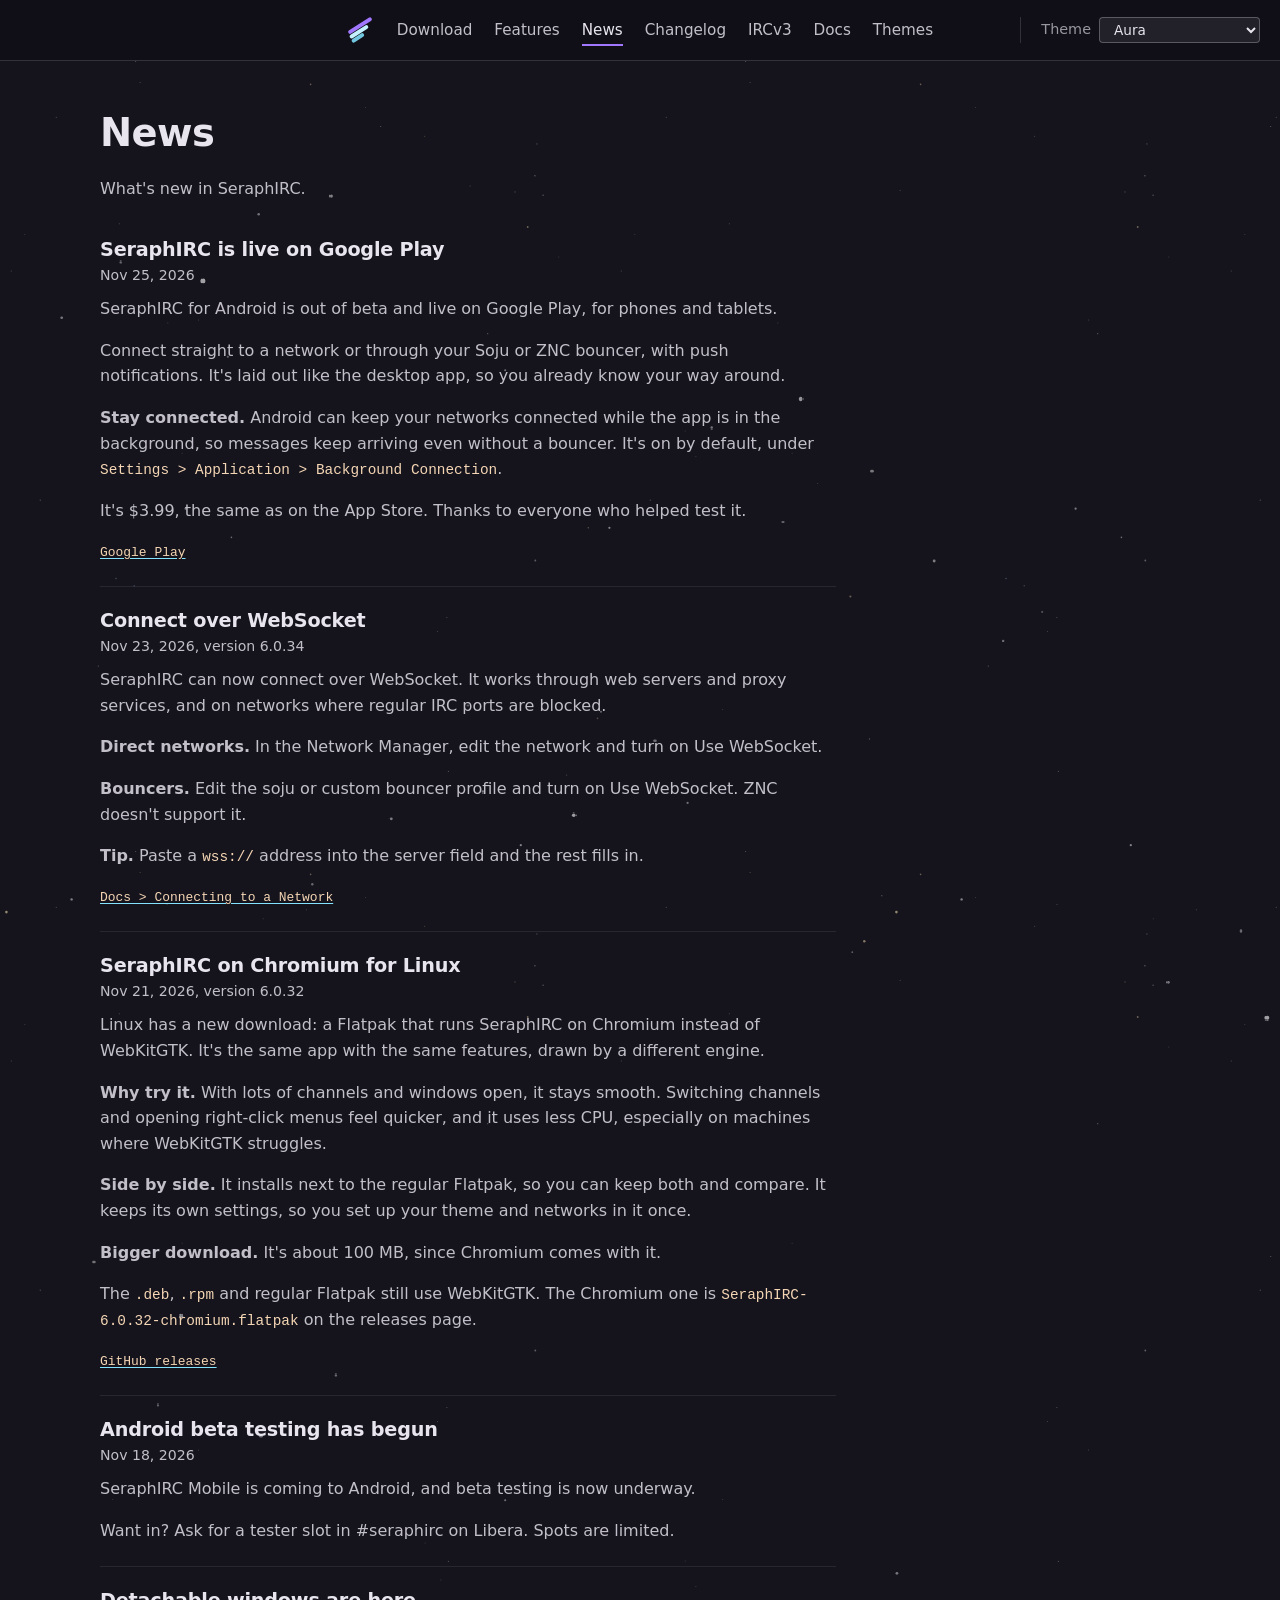
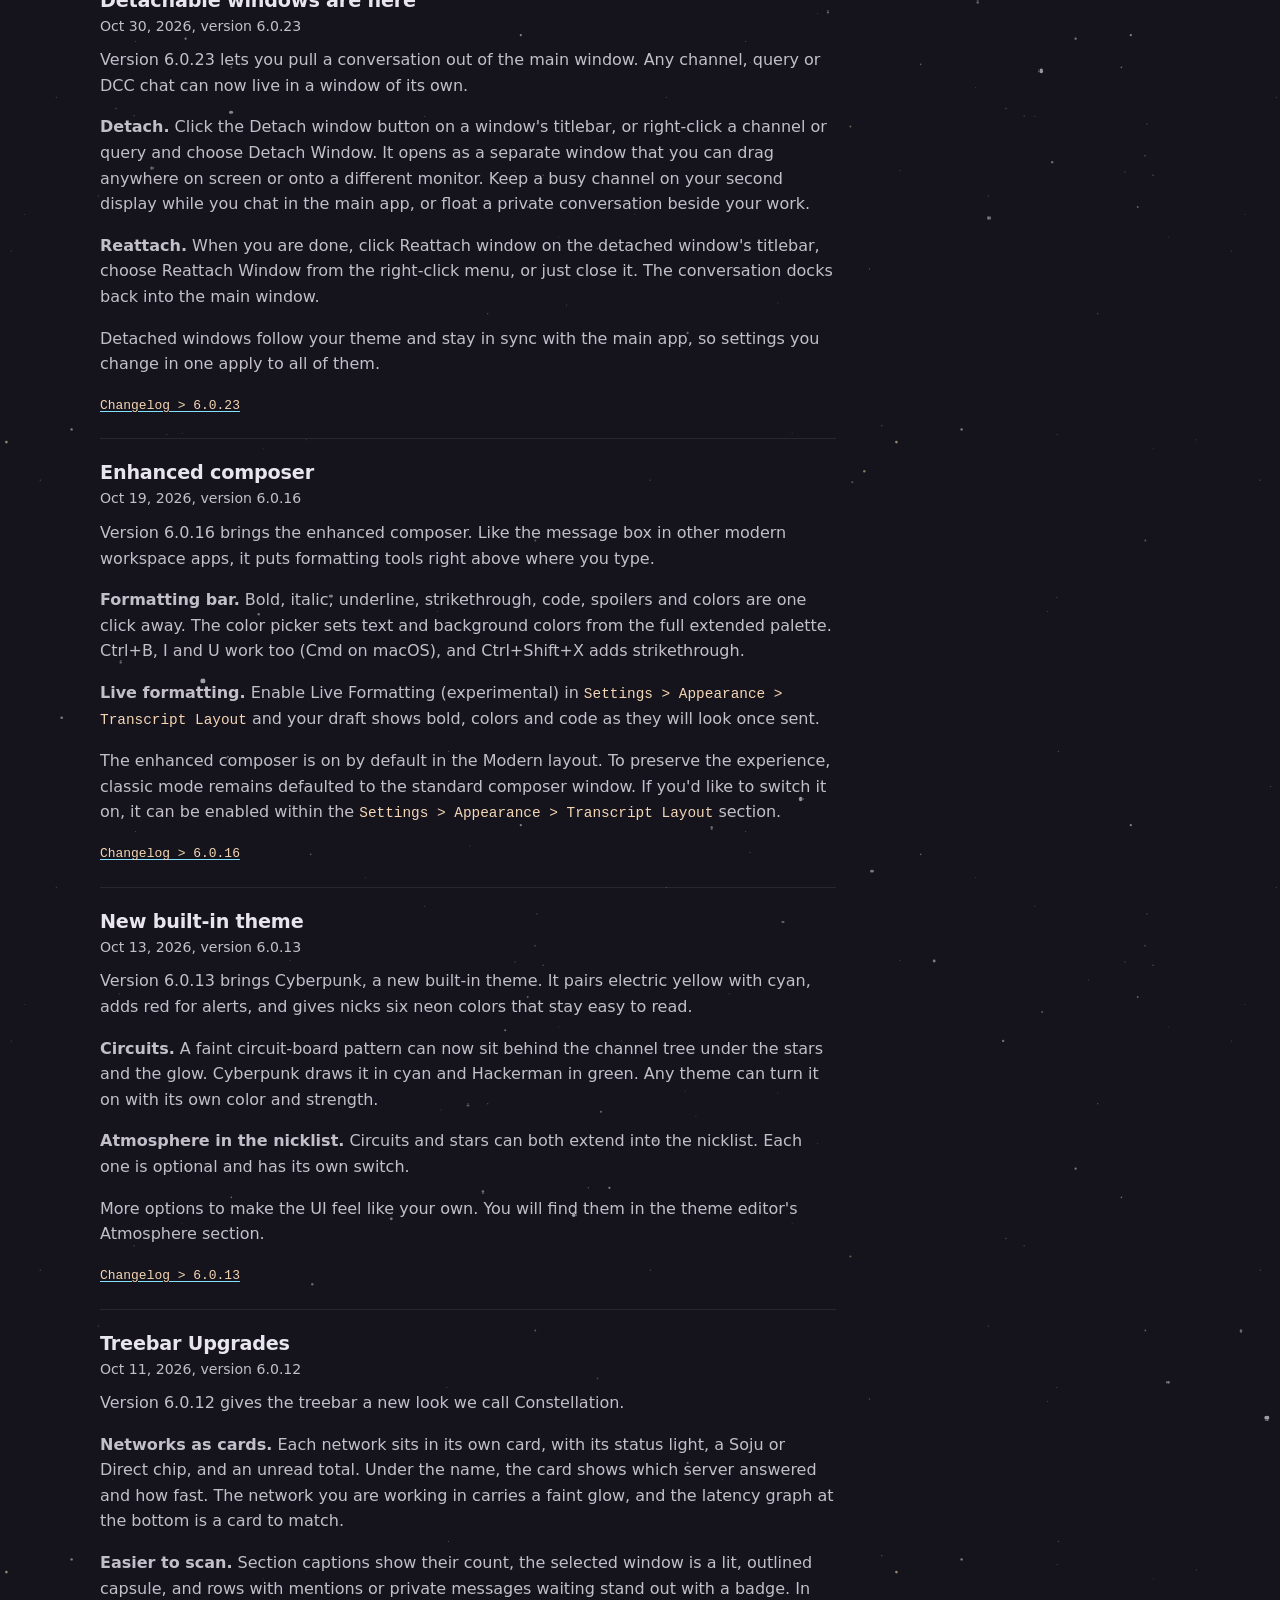
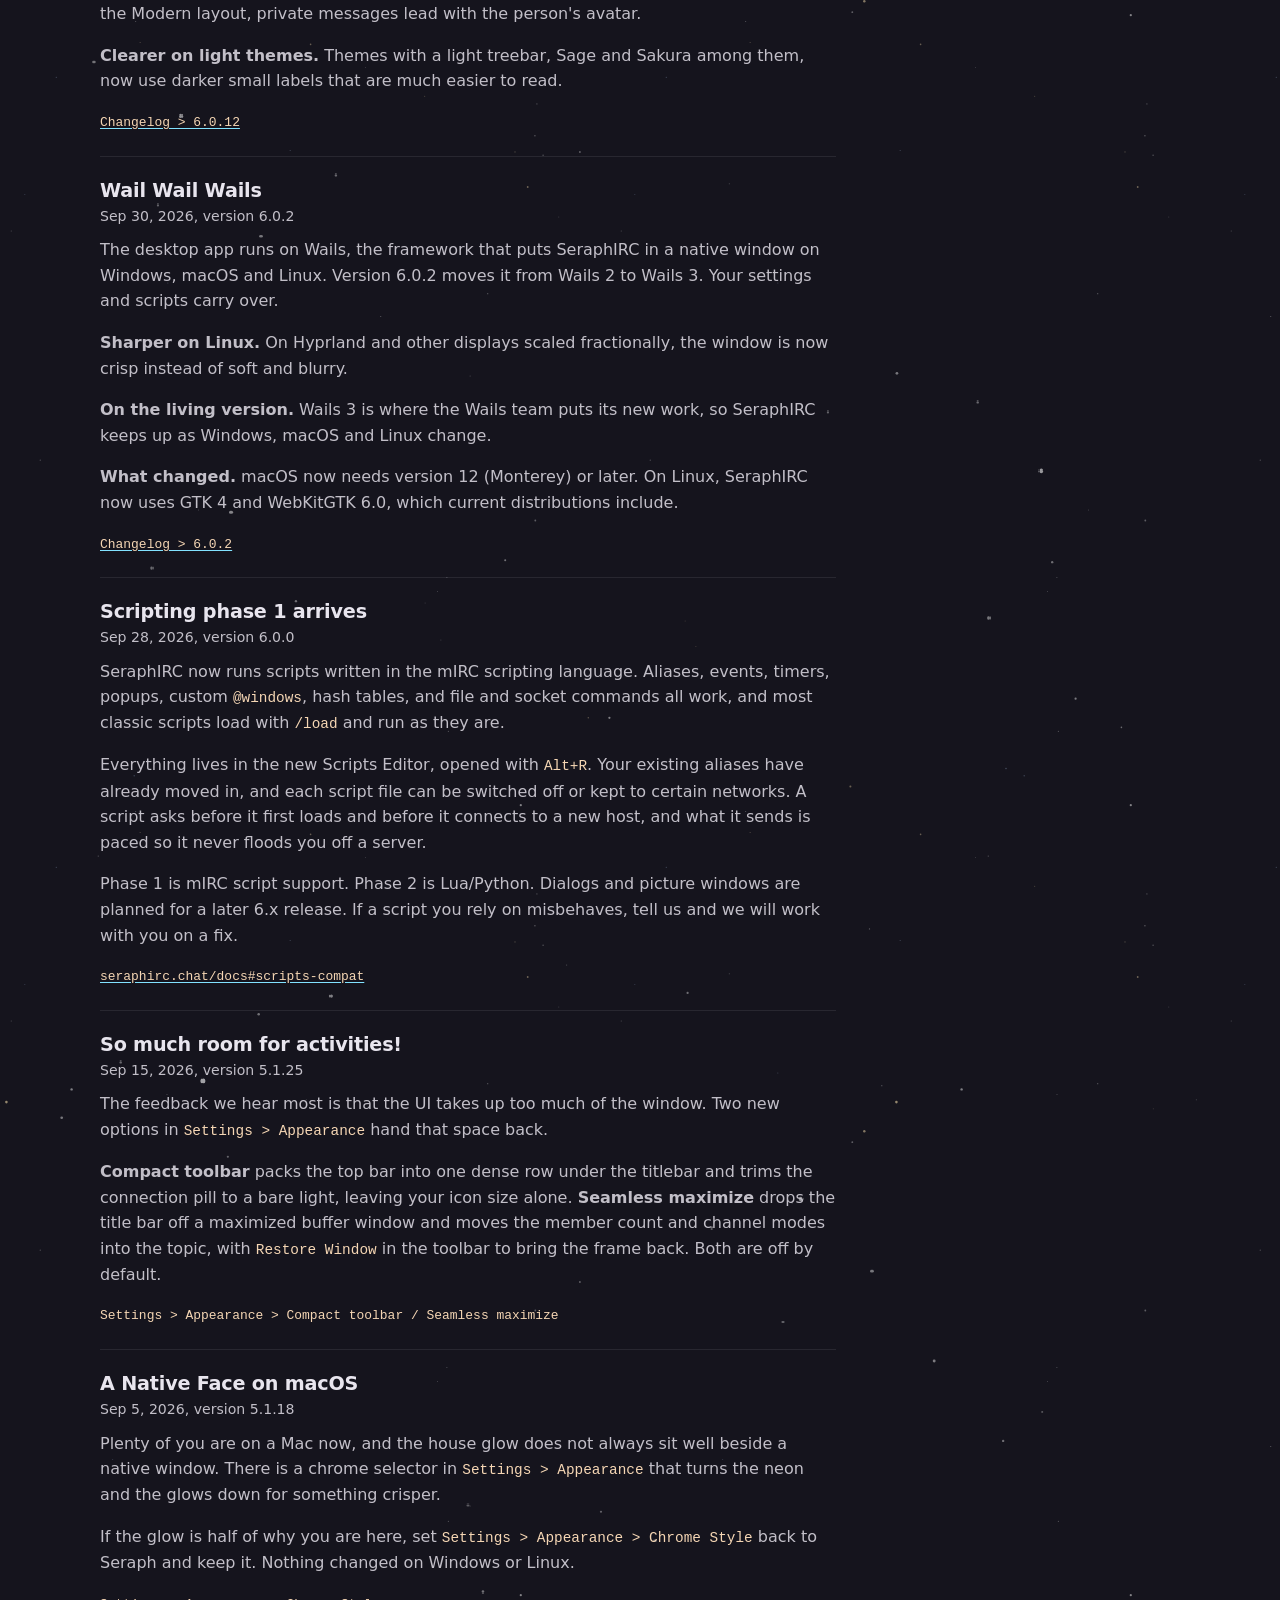
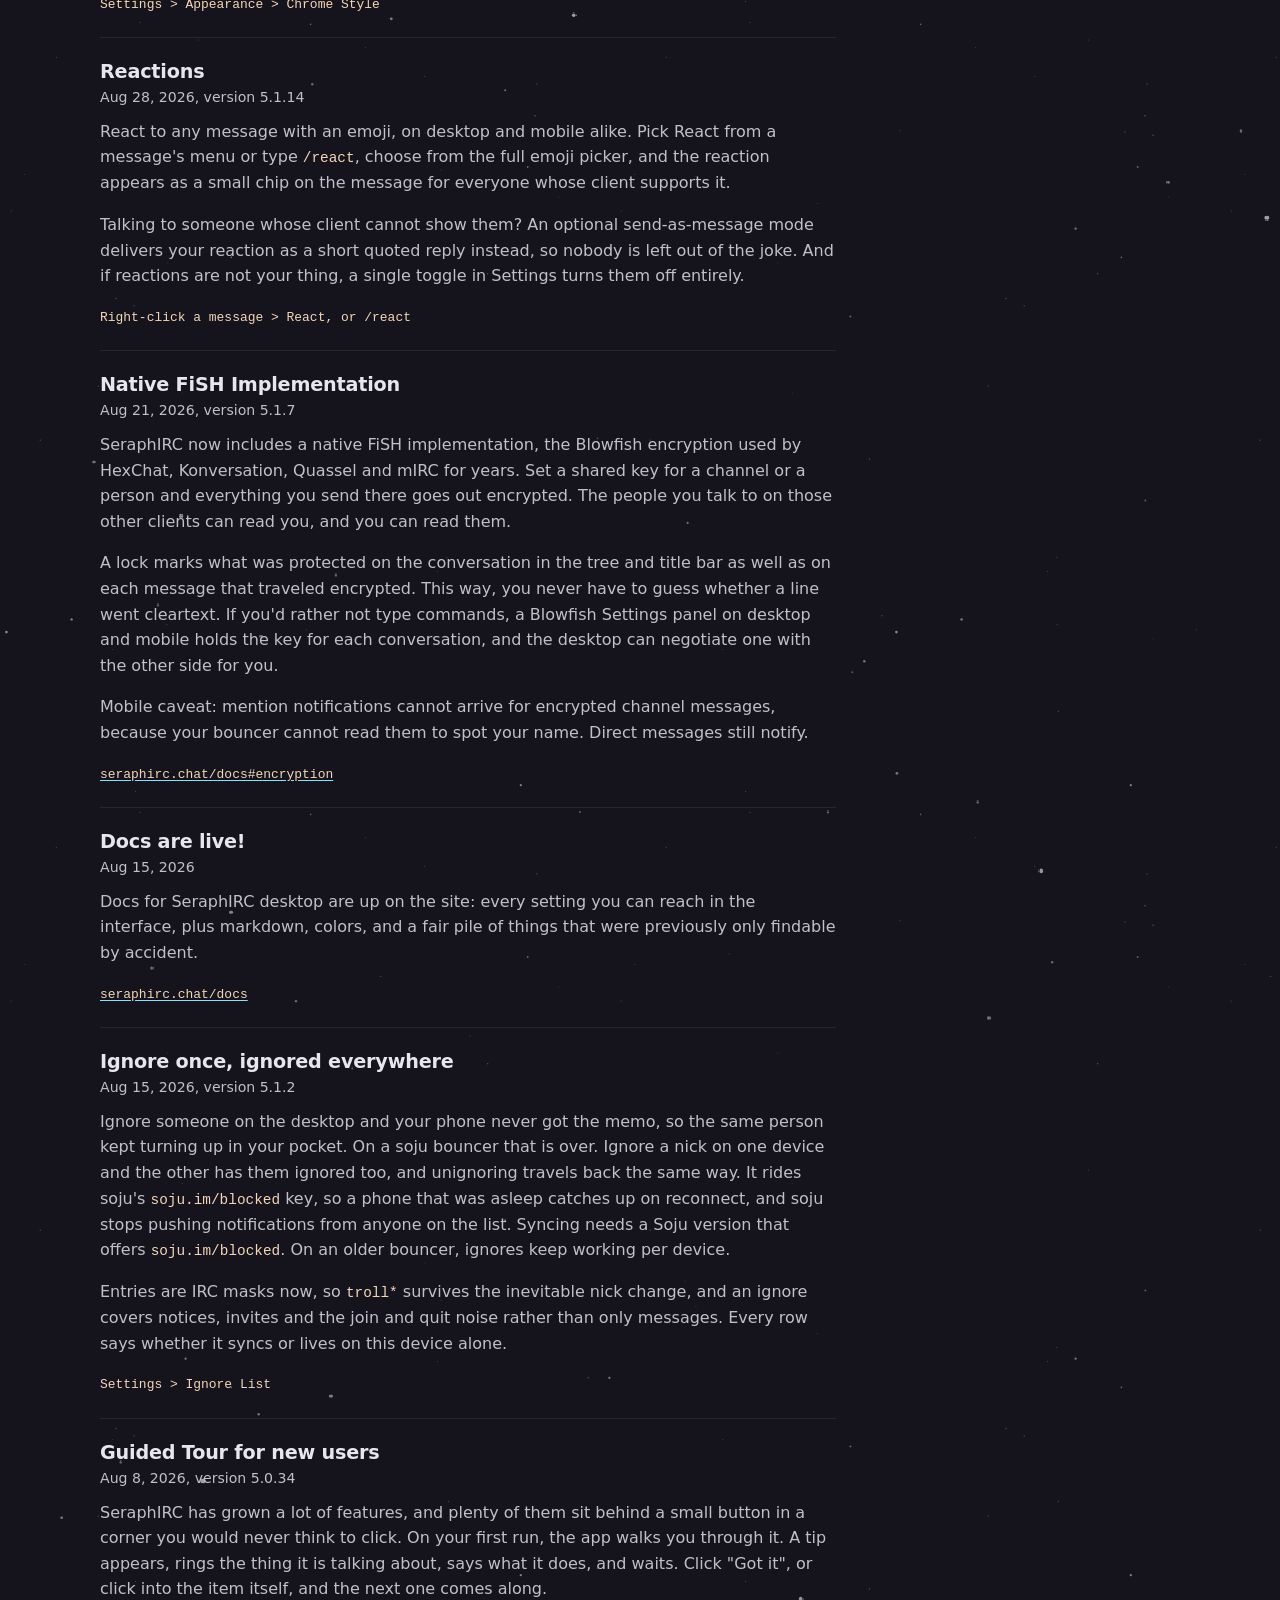
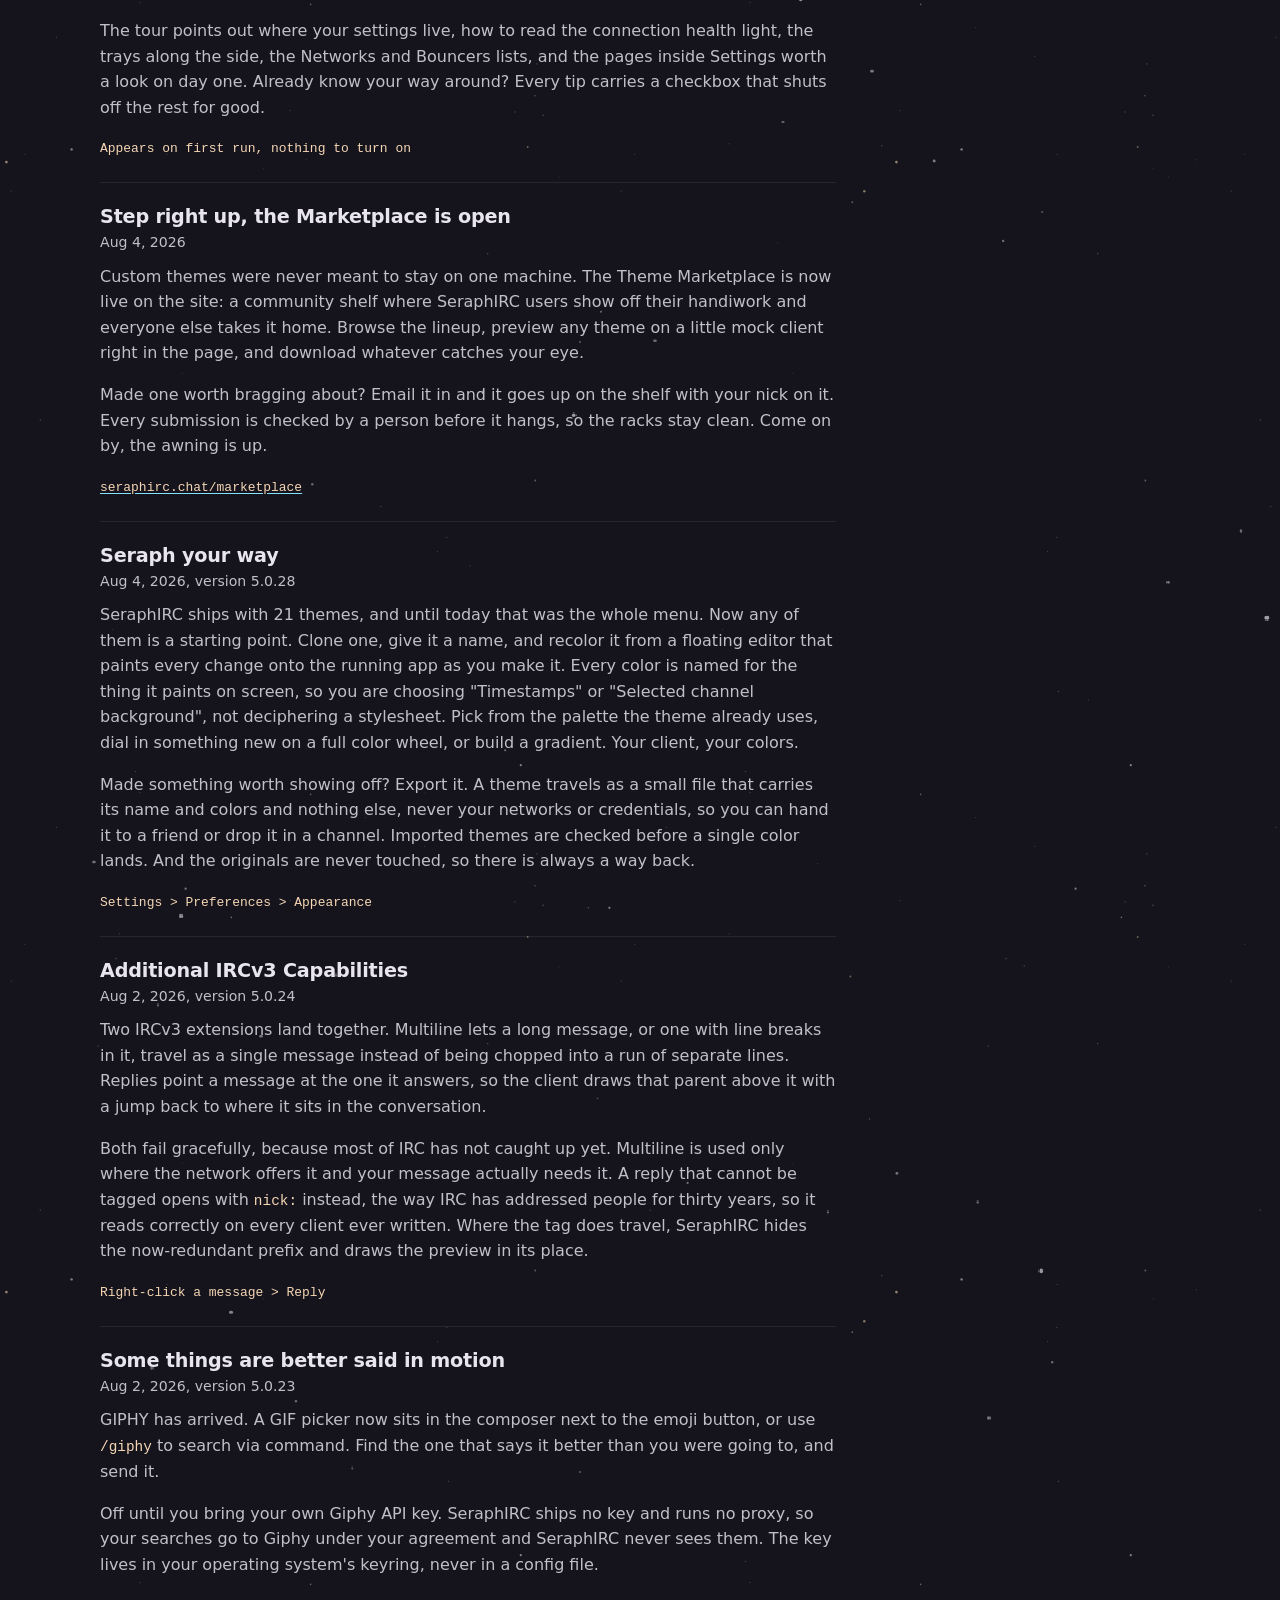
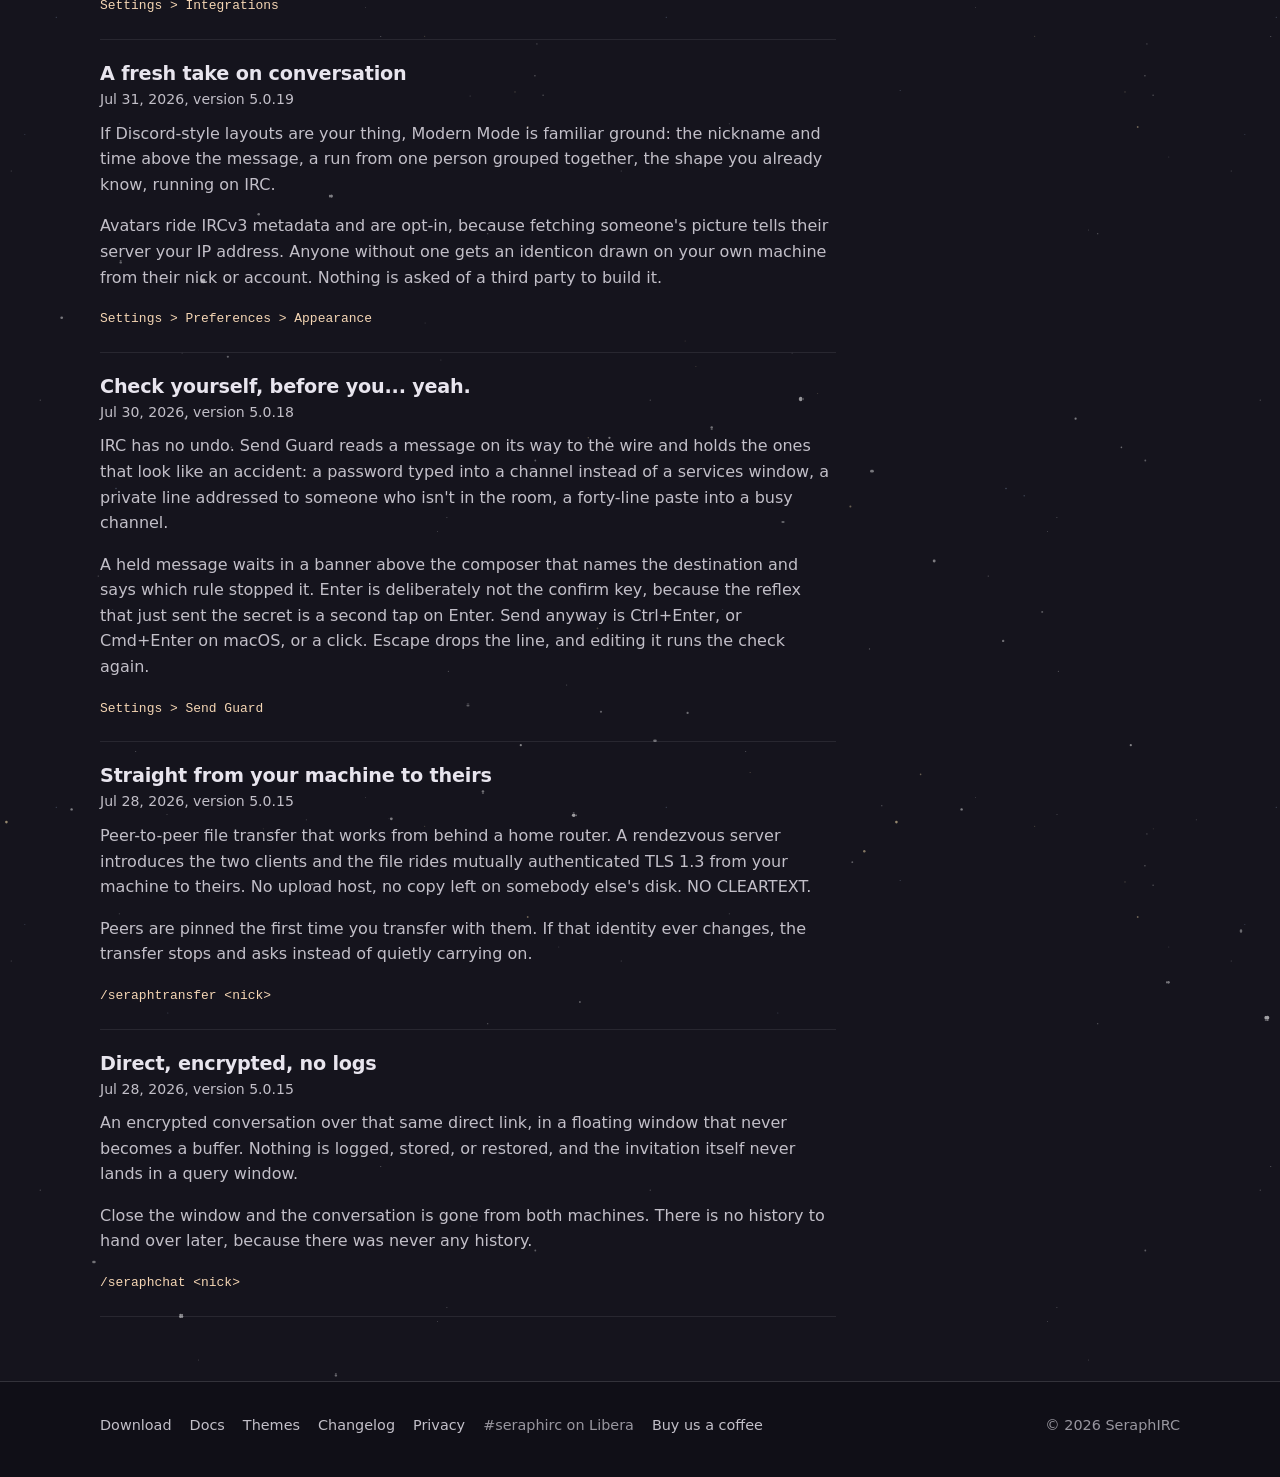
<file: news/index.html>
<!doctype html>
<html lang="en" data-theme="aura">
  <head>
    <meta charset="utf-8">
    <meta name="viewport" content="width=device-width, initial-scale=1">
    <meta name="description" content="News from SeraphIRC, the IRC client for desktop and mobile: new features and releases, newest first.">
    <meta name="theme-color" content="#10151f">
    <meta name="robots" content="index, follow">
    <link rel="canonical" href="https://www.seraphirc.chat/news/">
    <link rel="icon" href="/favicon.ico" sizes="any">
    <link rel="icon" type="image/png" sizes="512x512" href="/assets/favicon-v3.png">
    <link rel="icon" type="image/png" sizes="32x32" href="/assets/favicon-32x32-v3.png">
    <link rel="icon" type="image/png" sizes="16x16" href="/assets/favicon-16x16-v3.png">
    <link rel="apple-touch-icon" sizes="180x180" href="/assets/apple-touch-icon-v3.png">
    <title>News - SeraphIRC</title>
    <script>
      // Apply the saved theme before first paint.
      (function () {
        try {
          var t = localStorage.getItem("seraphirc-theme");
          // Spooky Season was retired, so a saved pick of it falls back to the default.
          if (t && t !== "spooky-season") document.documentElement.setAttribute("data-theme", t);
        } catch (e) {}
      })();
    </script>
    <link rel="stylesheet" href="/styles.css?v=20261127-sky-1">
  </head>
  <body>
    <header class="site-header">
      <div class="wrap">
        <a class="brand" href="/" aria-label="SeraphIRC home">
          <span class="brand-mark" aria-hidden="true">
            <svg class="seraph-mark" viewBox="9 23.5 74 74" fill="none" stroke-width="11" stroke-linecap="round" aria-hidden="true" focusable="false"><path d="M18,66 L74,30" stroke="var(--mark-1)"/><path d="M22,79 L64,52" stroke="var(--mark-2)"/><path d="M28,91 L52,75" stroke="var(--mark-3)"/></svg>
          </span>
        </a>
        <nav class="site-nav" aria-label="Main">
          <a href="/#download">Download</a>
          <a href="/#features">Features</a>
          <a href="/news/" aria-current="page">News</a>
          <a href="/changelog/">Changelog</a>
          <a href="/#ircv3">IRCv3</a>
          <a href="/docs/">Docs</a>
          <a href="/marketplace/">Themes</a>
        </nav>
        <label class="field head-theme">
          Theme
          <select id="theme-select">
            <option value="aura">Aura</option>
            <option value="catppuccin">Catppuccin</option>
            <option value="cyberpunk">Cyberpunk</option>
            <option value="dim">Dim</option>
            <option value="dracula">Dracula</option>
            <option value="funky-fresh">Funky Fresh</option>
            <option value="gruvbox">Gruvbox</option>
            <option value="hackerman">Hackerman</option>
            <option value="light">Light</option>
            <option value="miami-nights">Miami Nights</option>
            <option value="monokai">Monokai</option>
            <option value="nebula">Nebula</option>
            <option value="newsprint">Newsprint</option>
            <option value="nord">Nord</option>
            <option value="ocean-breeze">Ocean Breeze</option>
            <option value="phoenix">Phoenix</option>
            <option value="sage">Sage</option>
            <option value="sakura">Sakura</option>
            <option value="seraph">Seraph</option>
            <option value="solarized-dark">Solarized Dark</option>
            <option value="solarized-light">Solarized Light</option>
            <option value="tokyo-night">Tokyo Night</option>
          </select>
        </label>
      </div>
    </header>

    <main class="wrap page">
      <section id="news" aria-labelledby="news-title">
        <div class="page-head">
          <h1 id="news-title">News</h1>
          <p>What's new in SeraphIRC.</p>
        </div>
        <article class="post" id="news-android-google-play">
          <h2>SeraphIRC is live on Google Play</h2>
          <p class="post-meta"><time datetime="2026-11-25">Nov 25, 2026</time></p>
          <p>
            SeraphIRC for Android is out of beta and live on Google Play, for
            phones and tablets.
          </p>
          <p>
            Connect straight to a network or through your Soju or ZNC bouncer,
            with push notifications. It's laid out like the desktop app, so you
            already know your way around.
          </p>
          <p>
            <b>Stay connected.</b> Android can keep your networks connected
            while the app is in the background, so messages keep arriving even
            without a bouncer. It's on by default, under
            <code>Settings &gt; Application &gt; Background Connection</code>.
          </p>
          <p>
            It's $3.99, the same as on the App Store. Thanks to everyone who
            helped test it.
          </p>
          <p class="post-where"><a href="https://play.google.com/store/apps/details?id=chat.seraphirc.android&amp;pcampaignid=web_share"><code>Google Play</code></a></p>
        </article>

        <article class="post" id="news-websocket">
          <h2>Connect over WebSocket</h2>
          <p class="post-meta"><time datetime="2026-11-23">Nov 23, 2026</time>, version 6.0.34</p>
          <p>
            SeraphIRC can now connect over WebSocket. It works through web servers
            and proxy services, and on networks where regular IRC ports are
            blocked.
          </p>
          <p>
            <b>Direct networks.</b> In the Network Manager, edit the network and turn
            on Use WebSocket.
          </p>
          <p>
            <b>Bouncers.</b> Edit the soju or custom bouncer profile and turn on Use
            WebSocket. ZNC doesn't support it.
          </p>
          <p>
            <b>Tip.</b> Paste a <code>wss://</code> address into the server field and
            the rest fills in.
          </p>
          <p class="post-where"><a href="/docs/#connecting"><code>Docs &gt; Connecting to a Network</code></a></p>
        </article>

        <article class="post" id="news-chromium-flatpak">
          <h2>SeraphIRC on Chromium for Linux</h2>
          <p class="post-meta"><time datetime="2026-11-21">Nov 21, 2026</time>, version 6.0.32</p>
          <p>
            Linux has a new download: a Flatpak that runs SeraphIRC on Chromium
            instead of WebKitGTK. It's the same app with the same features, drawn
            by a different engine.
          </p>
          <p>
            <b>Why try it.</b> With lots of channels and windows open, it stays
            smooth. Switching channels and opening right-click menus feel quicker,
            and it uses less CPU, especially on machines where WebKitGTK struggles.
          </p>
          <p>
            <b>Side by side.</b> It installs next to the regular Flatpak, so you
            can keep both and compare. It keeps its own settings, so you set up
            your theme and networks in it once.
          </p>
          <p>
            <b>Bigger download.</b> It's about 100 MB, since Chromium comes with it.
          </p>
          <p>
            The <code>.deb</code>, <code>.rpm</code> and regular Flatpak still use
            WebKitGTK. The Chromium one is
            <code>SeraphIRC-6.0.32-chromium.flatpak</code> on the releases page.
          </p>
          <p class="post-where"><a href="https://github.com/seraphirc/seraphirc-download/releases/latest"><code>GitHub releases</code></a></p>
        </article>

        <article class="post" id="news-android-beta">
          <h2>Android beta testing has begun</h2>
          <p class="post-meta"><time datetime="2026-11-18">Nov 18, 2026</time></p>
          <p>
            SeraphIRC Mobile is coming to Android, and beta testing is now underway.
          </p>
          <p>
            Want in? Ask for a tester slot in
            #seraphirc on Libera.
            Spots are limited.
          </p>
        </article>

        <article class="post" id="news-detachable-windows">
          <h2>Detachable windows are here</h2>
          <p class="post-meta"><time datetime="2026-10-30">Oct 30, 2026</time>, version 6.0.23</p>
          <p>
            Version 6.0.23 lets you pull a conversation out of the main window.
            Any channel, query or DCC chat can now live in a window of its own.
          </p>
          <p>
            <b>Detach.</b> Click the Detach window button on a window's titlebar,
            or right-click a channel or query and choose Detach Window. It opens
            as a separate window that you can drag anywhere on screen or onto a
            different monitor. Keep a busy channel on your second display while
            you chat in the main app, or float a private conversation beside your
            work.
          </p>
          <p>
            <b>Reattach.</b> When you are done, click Reattach window on the
            detached window's titlebar, choose Reattach Window from the
            right-click menu, or just close it. The conversation docks back into
            the main window.
          </p>
          <p>
            Detached windows follow your theme and stay in sync with the main
            app, so settings you change in one apply to all of them.
          </p>
          <p class="post-where"><a href="/changelog/#v6.0.23"><code>Changelog &gt; 6.0.23</code></a></p>
        </article>

        <article class="post" id="news-enhanced-composer">
          <h2>Enhanced composer</h2>
          <p class="post-meta"><time datetime="2026-10-19">Oct 19, 2026</time>, version 6.0.16</p>
          <p>
            Version 6.0.16 brings the enhanced composer. Like the message box in
            other modern workspace apps, it puts formatting tools right above
            where you type.
          </p>
          <p>
            <b>Formatting bar.</b> Bold, italic, underline, strikethrough, code,
            spoilers and colors are one click away. The color picker sets text
            and background colors from the full extended palette. Ctrl+B, I and U
            work too (Cmd on macOS), and Ctrl+Shift+X adds strikethrough.
          </p>
          <p>
            <b>Live formatting.</b> Enable Live Formatting (experimental) in
            <code>Settings &gt; Appearance &gt; Transcript Layout</code> and your
            draft shows bold, colors and code as they will look once sent.
          </p>
          <p>
            The enhanced composer is on by default in the Modern layout. To
            preserve the experience, classic mode remains defaulted to the
            standard composer window. If you'd like to switch it on, it can be
            enabled within the <code>Settings &gt; Appearance &gt; Transcript Layout</code>
            section.
          </p>
          <p class="post-where"><a href="/changelog/#v6.0.16"><code>Changelog &gt; 6.0.16</code></a></p>
        </article>

        <article class="post" id="news-cyberpunk-theme">
          <h2>New built-in theme</h2>
          <p class="post-meta"><time datetime="2026-10-13">Oct 13, 2026</time>, version 6.0.13</p>
          <p>
            Version 6.0.13 brings Cyberpunk, a new built-in theme. It pairs
            electric yellow with cyan, adds red for alerts, and gives nicks six
            neon colors that stay easy to read.
          </p>
          <p>
            <b>Circuits.</b> A faint circuit-board pattern can now sit behind the
            channel tree under the stars and the glow. Cyberpunk draws it in cyan
            and Hackerman in green. Any theme can turn it on with its own color
            and strength.
          </p>
          <p>
            <b>Atmosphere in the nicklist.</b> Circuits and stars can both extend
            into the nicklist. Each one is optional and has its own switch.
          </p>
          <p>
            More options to make the UI feel like your own. You will find them in
            the theme editor's Atmosphere section.
          </p>
          <p class="post-where"><a href="/changelog/#v6.0.13"><code>Changelog &gt; 6.0.13</code></a></p>
        </article>

        <article class="post" id="news-treebar-upgrades">
          <h2>Treebar Upgrades</h2>
          <p class="post-meta"><time datetime="2026-10-11">Oct 11, 2026</time>, version 6.0.12</p>
          <p>
            Version 6.0.12 gives the treebar a new look we call Constellation.
          </p>
          <p>
            <b>Networks as cards.</b> Each network sits in its own card, with its
            status light, a Soju or Direct chip, and an unread total. Under the name,
            the card shows which server answered and how fast. The network you are
            working in carries a faint glow, and the latency graph at the bottom is
            a card to match.
          </p>
          <p>
            <b>Easier to scan.</b> Section captions show their count, the selected
            window is a lit, outlined capsule, and rows with mentions or private
            messages waiting stand out with a badge. In the Modern layout, private
            messages lead with the person's avatar.
          </p>
          <p>
            <b>Clearer on light themes.</b> Themes with a light treebar, Sage and
            Sakura among them, now use darker small labels that are much easier to
            read.
          </p>
          <p class="post-where"><a href="/changelog/#v6.0.12"><code>Changelog &gt; 6.0.12</code></a></p>
        </article>

        <article class="post" id="news-wails-3">
          <h2>Wail Wail Wails</h2>
          <p class="post-meta"><time datetime="2026-09-30">Sep 30, 2026</time>, version 6.0.2</p>
          <p>
            The desktop app runs on Wails, the framework that puts SeraphIRC in a
            native window on Windows, macOS and Linux. Version 6.0.2 moves it from
            Wails 2 to Wails 3. Your settings and scripts carry over.
          </p>
          <p>
            <b>Sharper on Linux.</b> On Hyprland and other displays scaled fractionally, 
            the window is now crisp instead of soft and blurry.
          </p>
          <p>
            <b>On the living version.</b> Wails 3 is where the Wails team puts its
            new work, so SeraphIRC keeps up as Windows, macOS and Linux change.
          </p>
          <p>
            <b>What changed.</b> macOS now needs version 12 (Monterey) or later.
            On Linux, SeraphIRC now uses GTK 4 and WebKitGTK 6.0, which current
            distributions include.
          </p>
          <p class="post-where"><a href="/changelog/#v6.0.2"><code>Changelog &gt; 6.0.2</code></a></p>
        </article>

        <article class="post" id="news-scripting">
          <h2>Scripting phase 1 arrives</h2>
          <p class="post-meta"><time datetime="2026-09-28">Sep 28, 2026</time>, version 6.0.0</p>
          <p>
            SeraphIRC now runs scripts written in the mIRC scripting language.
            Aliases, events, timers, popups, custom <code>@windows</code>, hash
            tables, and file and socket commands all work, and most classic
            scripts load with <code>/load</code> and run as they are.
          </p>
          <p>
            Everything lives in the new Scripts Editor, opened with
            <code>Alt+R</code>. Your existing aliases have already moved in, and
            each script file can be switched off or kept to certain networks. A
            script asks before it first loads and before it connects to a new
            host, and what it sends is paced so it never floods you off a server.
          </p>
          <p>
            Phase 1 is mIRC script support. Phase 2 is Lua/Python. Dialogs and picture windows are planned for a
            later 6.x release. If a script you rely on misbehaves, tell us and we
            will work with you on a fix.
          </p>
          <p class="post-where"><a href="/docs/#scripts-compat"><code>seraphirc.chat/docs#scripts-compat</code></a></p>
        </article>

        <article class="post" id="news-screen-real-estate">
          <h2>So much room for activities!</h2>
          <p class="post-meta"><time datetime="2026-09-15">Sep 15, 2026</time>, version 5.1.25</p>
          <p>
            The feedback we hear most is that the UI takes up too much of the
            window. Two new options in <code>Settings &gt; Appearance</code> hand
            that space back.
          </p>
          <p>
            <b>Compact toolbar</b> packs the top bar into one dense row under the
            titlebar and trims the connection pill to a bare light, leaving your
            icon size alone. <b>Seamless maximize</b> drops the title bar off a
            maximized buffer window and moves the member count and channel modes
            into the topic, with <code>Restore Window</code> in the toolbar to
            bring the frame back. Both are off by default.
          </p>
          <p class="post-where"><code>Settings &gt; Appearance &gt; Compact toolbar / Seamless maximize</code></p>
        </article>

        <article class="post" id="news-macos-chrome">
          <h2>A Native Face on macOS</h2>
          <p class="post-meta"><time datetime="2026-09-05">Sep 5, 2026</time>, version 5.1.18</p>
          <p>
            Plenty of you are on a Mac now, and the house glow does not always sit
            well beside a native window. There is a chrome selector in
            <code>Settings &gt; Appearance</code> that turns the neon and the glows
            down for something crisper.
          </p>
          <p>
            If the glow is half of why you are here, set
            <code>Settings &gt; Appearance &gt; Chrome Style</code> back to Seraph and
            keep it. Nothing changed on Windows or Linux.
          </p>
          <p class="post-where"><code>Settings &gt; Appearance &gt; Chrome Style</code></p>
        </article>

        <article class="post" id="news-reactions">
          <h2>Reactions</h2>
          <p class="post-meta"><time datetime="2026-08-28">Aug 28, 2026</time>, version 5.1.14</p>
          <p>
            React to any message with an emoji, on desktop and mobile alike. Pick
            React from a message's menu or type <code>/react</code>, choose from the
            full emoji picker, and the reaction appears as a small chip on the
            message for everyone whose client supports it.
          </p>
          <p>
            Talking to someone whose client cannot show them? An optional
            send-as-message mode delivers your reaction as a short quoted reply
            instead, so nobody is left out of the joke. And if reactions are not
            your thing, a single toggle in Settings turns them off entirely.
          </p>
          <p class="post-where"><code>Right-click a message &gt; React, or /react</code></p>
        </article>

        <article class="post" id="news-encryption">
          <h2>Native FiSH Implementation</h2>
          <p class="post-meta"><time datetime="2026-08-21">Aug 21, 2026</time>, version 5.1.7</p>
          <p>
            SeraphIRC now includes a native FiSH implementation, the Blowfish encryption used by HexChat, Konversation,
            Quassel and mIRC for years. Set a shared key for a channel or a
            person and everything you send there goes out encrypted. The people you talk to on those other clients can
            read you, and you can read them.
          </p>
          <p>
            A lock marks what was protected on the conversation in the tree and title
            bar as well as on each message that traveled encrypted. This way, you never have to guess
            whether a line went cleartext. If you'd rather not type commands,
            a Blowfish Settings panel on desktop and mobile holds the key for each
            conversation, and the desktop can negotiate one with the other side for you.
          </p>
          <p>
            Mobile caveat: mention notifications cannot arrive for encrypted
            channel messages, because your bouncer cannot read them to spot your name.
            Direct messages still notify.
          </p>
          <p class="post-where"><a href="/docs/#encryption"><code>seraphirc.chat/docs#encryption</code></a></p>
        </article>

        <article class="post" id="news-documentation">
          <h2>Docs are live!</h2>
          <p class="post-meta"><time datetime="2026-08-15">Aug 15, 2026</time></p>
          <p>
            Docs for SeraphIRC desktop are up on the site: every setting you can reach
            in the interface, plus markdown, colors, and a fair pile of things that
            were previously only findable by accident.
          </p>
          <p class="post-where"><a href="/docs/"><code>seraphirc.chat/docs</code></a></p>
        </article>

        <article class="post" id="news-ignore-sync">
          <h2>Ignore once, ignored everywhere</h2>
          <p class="post-meta"><time datetime="2026-08-15">Aug 15, 2026</time>, version 5.1.2</p>
          <p>
            Ignore someone on the desktop and your phone never got the memo, so the
            same person kept turning up in your pocket. On a soju bouncer that is
            over. Ignore a nick on one device and the other has them ignored too, and
            unignoring travels back the same way. It rides soju's
            <code>soju.im/blocked</code> key, so a phone that was asleep catches up on
            reconnect, and soju stops pushing notifications from anyone on the list.
            Syncing needs a Soju version that offers <code>soju.im/blocked</code>. On
            an older bouncer, ignores keep working per device.
          </p>
          <p>
            Entries are IRC masks now, so <code>troll*</code> survives the inevitable
            nick change, and an ignore covers notices, invites and the join and quit
            noise rather than only messages. Every row says whether it syncs or lives
            on this device alone.
          </p>
          <p class="post-where"><code>Settings &gt; Ignore List</code></p>
        </article>

        <article class="post" id="news-guided-tour">
          <h2>Guided Tour for new users</h2>
          <p class="post-meta"><time datetime="2026-08-08">Aug 8, 2026</time>, version 5.0.34</p>
          <p>
            SeraphIRC has grown a lot of features, and plenty of them sit behind a
            small button in a corner you would never think to click. On your first run,
            the app walks you through it. A tip appears, rings the thing it is talking
            about, says what it does, and waits. Click "Got it", or click into the item
            itself, and the next one comes along.
          </p>
          <p>
            The tour points out where your settings live, how to read the connection
            health light, the trays along the side, the Networks and Bouncers lists,
            and the pages inside Settings worth a look on day one. Already know your
            way around? Every tip carries a checkbox that shuts off the rest for good.
          </p>
          <p class="post-where"><code>Appears on first run, nothing to turn on</code></p>
        </article>

        <article class="post" id="news-theme-marketplace">
          <h2>Step right up, the Marketplace is open</h2>
          <p class="post-meta"><time datetime="2026-08-04">Aug 4, 2026</time></p>
          <p>
            Custom themes were never meant to stay on one machine. The Theme
            Marketplace is now live on the site: a community shelf where SeraphIRC
            users show off their handiwork and everyone else takes it home. Browse
            the lineup, preview any theme on a little mock client right in the page,
            and download whatever catches your eye.
          </p>
          <p>
            Made one worth bragging about? Email it in and it goes up on the shelf
            with your nick on it. Every submission is checked by a person before it
            hangs, so the racks stay clean. Come on by, the awning is up.
          </p>
          <p class="post-where"><a href="/marketplace/"><code>seraphirc.chat/marketplace</code></a></p>
        </article>

        <article class="post" id="news-custom-themes">
          <h2>Seraph your way</h2>
          <p class="post-meta"><time datetime="2026-08-04">Aug 4, 2026</time>, version 5.0.28</p>
          <p>
            SeraphIRC ships with 21 themes, and until today that was the whole menu.
            Now any of them is a starting point. Clone one, give it a name, and recolor
            it from a floating editor that paints every change onto the running app as
            you make it. Every color is named for the thing it paints on screen, so you
            are choosing "Timestamps" or "Selected channel background", not deciphering
            a stylesheet. Pick from the palette the theme already uses, dial in
            something new on a full color wheel, or build a gradient. Your client,
            your colors.
          </p>
          <p>
            Made something worth showing off? Export it. A theme travels as a small
            file that carries its name and colors and nothing else, never your networks
            or credentials, so you can hand it to a friend or drop it in a channel.
            Imported themes are checked before a single color lands. And the originals
            are never touched, so there is always a way back.
          </p>
          <p class="post-where"><code>Settings &gt; Preferences &gt; Appearance</code></p>
        </article>

        <article class="post" id="news-multiline-and-replies">
          <h2>Additional IRCv3 Capabilities</h2>
          <p class="post-meta"><time datetime="2026-08-02">Aug 2, 2026</time>, version 5.0.24</p>
          <p>
            Two IRCv3 extensions land together. Multiline lets a long message, or one
            with line breaks in it, travel as a single message instead of being chopped
            into a run of separate lines. Replies point a message at the one it answers,
            so the client draws that parent above it with a jump back to where it sits
            in the conversation.
          </p>
          <p>
            Both fail gracefully, because most of IRC has not caught up yet. Multiline is
            used only where the network offers it and your message actually needs it.
            A reply that cannot be tagged opens with <code>nick:</code> instead, the way
            IRC has addressed people for thirty years, so it reads correctly on every
            client ever written. Where the tag does travel, SeraphIRC hides the
            now-redundant prefix and draws the preview in its place.
          </p>
          <p class="post-where"><code>Right-click a message &gt; Reply</code></p>
        </article>

        <article class="post" id="news-giphy">
          <h2>Some things are better said in motion</h2>
          <p class="post-meta"><time datetime="2026-08-02">Aug 2, 2026</time>, version 5.0.23</p>
          <p>
            GIPHY has arrived. A GIF picker now sits in the composer next to the emoji
            button, or use <code>/giphy</code> to search via command.
            Find the one that says it better than you were going to, and send it.
          </p>
          <p>
            Off until you bring your own Giphy API key. SeraphIRC
            ships no key and runs no proxy, so your searches go to Giphy under your
            agreement and SeraphIRC never sees them. The key lives in your operating
            system's keyring, never in a config file.
          </p>
          <p class="post-where"><code>Settings &gt; Integrations</code></p>
        </article>

        <article class="post" id="news-modern-mode">
          <h2>A fresh take on conversation</h2>
          <p class="post-meta"><time datetime="2026-07-31">Jul 31, 2026</time>, version 5.0.19</p>
          <p>
            If Discord-style layouts are your thing, Modern Mode is familiar ground:
            the nickname and time above the message, a run from one person grouped
            together, the shape you already know, running on IRC.
          </p>
          <p>
            Avatars ride IRCv3 metadata and are opt-in, because fetching someone's picture
            tells their server your IP address. Anyone without one gets an identicon drawn
            on your own machine from their nick or account. Nothing is asked of a third
            party to build it.
          </p>
          <p class="post-where"><code>Settings &gt; Preferences &gt; Appearance</code></p>
        </article>

        <article class="post" id="news-send-guard">
          <h2>Check yourself, before you... yeah.</h2>
          <p class="post-meta"><time datetime="2026-07-30">Jul 30, 2026</time>, version 5.0.18</p>
          <p>
            IRC has no undo. Send Guard reads a message on its way to the wire and holds
            the ones that look like an accident: a password typed into a channel instead of
            a services window, a private line addressed to someone who isn't in the room, a
            forty-line paste into a busy channel.
          </p>
          <p>
            A held message waits in a banner above the composer that names the destination
            and says which rule stopped it. Enter is deliberately not the confirm key, because
            the reflex that just sent the secret is a second tap on Enter. Send anyway is
            Ctrl+Enter, or Cmd+Enter on macOS, or a click. Escape drops the line, and editing
            it runs the check again.
          </p>
          <p class="post-where"><code>Settings &gt; Send Guard</code></p>
        </article>

        <article class="post" id="news-seraph-transfer">
          <h2>Straight from your machine to theirs</h2>
          <p class="post-meta"><time datetime="2026-07-28">Jul 28, 2026</time>, version 5.0.15</p>
          <p>
            Peer-to-peer file transfer that works from behind a home router. A rendezvous
            server introduces the two clients and the file
            rides mutually authenticated TLS 1.3 from your machine to theirs. No upload host,
            no copy left on somebody else's disk. NO CLEARTEXT.
          </p>
          <p>
            Peers are pinned the first time you transfer with them. If that identity ever
            changes, the transfer stops and asks instead of quietly carrying on.
          </p>
          <p class="post-where"><code>/seraphtransfer &lt;nick&gt;</code></p>
        </article>

        <article class="post" id="news-seraph-chat">
          <h2>Direct, encrypted, no logs</h2>
          <p class="post-meta"><time datetime="2026-07-28">Jul 28, 2026</time>, version 5.0.15</p>
          <p>
            An encrypted conversation over that same direct link, in a floating window that
            never becomes a buffer. Nothing is logged, stored, or restored, and the invitation
            itself never lands in a query window.
          </p>
          <p>
            Close the window and the conversation is gone from both machines. There is no
            history to hand over later, because there was never any history.
          </p>
          <p class="post-where"><code>/seraphchat &lt;nick&gt;</code></p>
        </article>
      </section>
    </main>

    <footer class="site-footer">
      <div class="wrap">
        <ul class="foot-nav">
          <li><a href="/#download">Download</a></li>
          <li><a href="/docs/">Docs</a></li>
          <li><a href="/marketplace/">Themes</a></li>
          <li><a href="/changelog/">Changelog</a></li>
          <li><a href="/privacy/">Privacy</a></li>
          <li>#seraphirc on Libera</li>
          <li><a href="https://buymeacoffee.com/seraphirc">Buy us a coffee</a></li>
        </ul>
        <p class="foot-meta">&copy; <span data-year>2026</span> SeraphIRC</p>
      </div>
    </footer>
    <script>
      // The header theme picker recolors the site to match a client theme.
      (function () {
        var select = document.getElementById("theme-select");
        if (!select) return;
        select.value = document.documentElement.getAttribute("data-theme") || "aura";
        select.addEventListener("change", function () {
          document.documentElement.setAttribute("data-theme", select.value);
          try { localStorage.setItem("seraphirc-theme", select.value); } catch (e) {}
        });
      })();
    </script>
    <script>
      // Keep the footer year current.
      document.querySelectorAll("[data-year]").forEach(function (el) {
        el.textContent = String(new Date().getFullYear());
      });
    </script>
  </body>
</html>
</file>
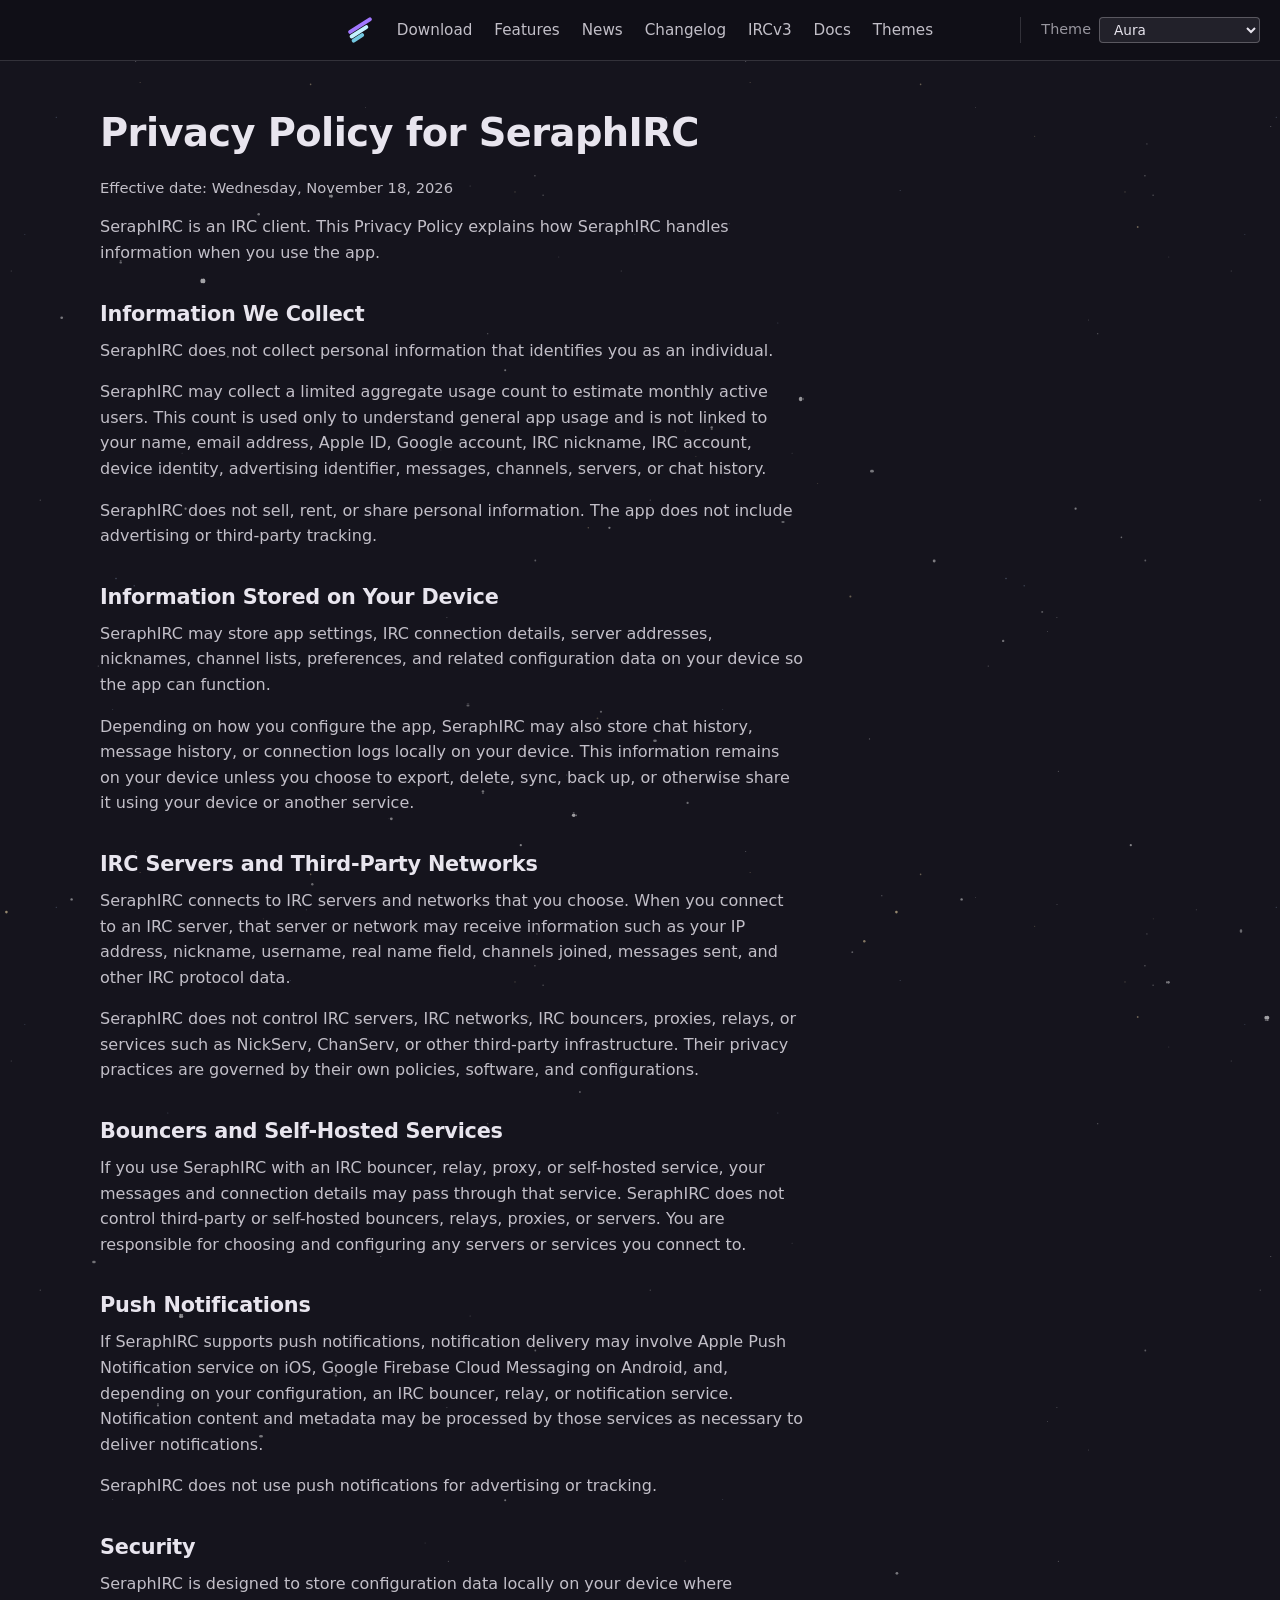
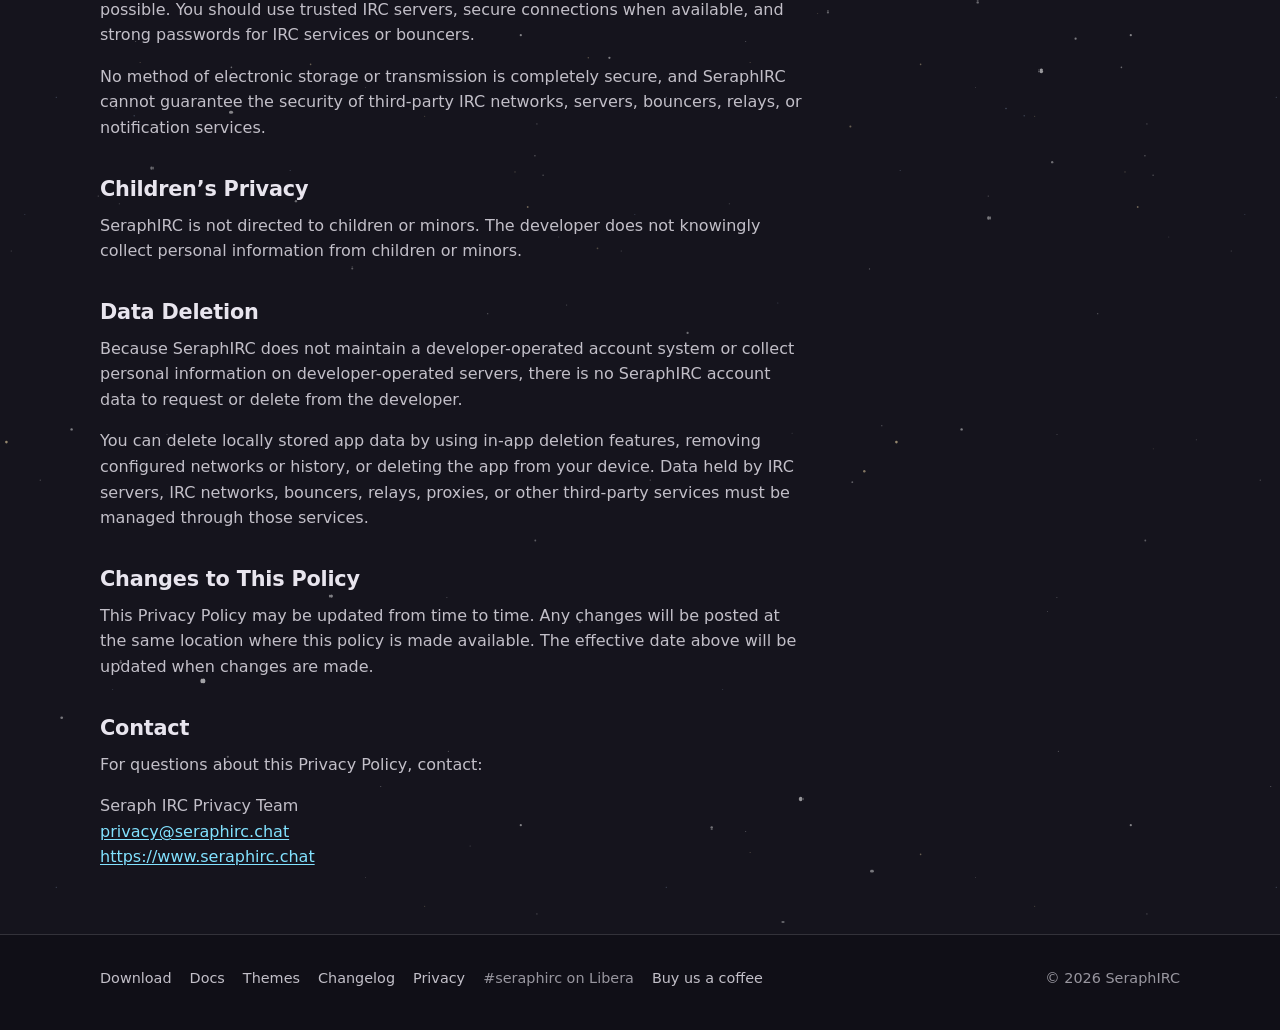
<file: privacy/index.html>
<!doctype html>
<html lang="en" data-theme="aura">
  <head>
    <meta charset="utf-8">
    <meta name="viewport" content="width=device-width, initial-scale=1">
    <meta name="description" content="Privacy Policy for SeraphIRC, a privacy-conscious IRC client for desktop and mobile.">
    <meta name="theme-color" content="#10151f">
    <meta name="robots" content="index, follow">
    <link rel="canonical" href="https://www.seraphirc.chat/privacy/">
    <link rel="icon" href="/favicon.ico" sizes="any">
    <link rel="icon" type="image/png" sizes="512x512" href="/assets/favicon-v3.png">
    <link rel="icon" type="image/png" sizes="32x32" href="/assets/favicon-32x32-v3.png">
    <link rel="icon" type="image/png" sizes="16x16" href="/assets/favicon-16x16-v3.png">
    <link rel="apple-touch-icon" sizes="180x180" href="/assets/apple-touch-icon-v3.png">
    <title>Privacy Policy - SeraphIRC</title>
    <script>
      // Apply the saved theme before first paint.
      (function () {
        try {
          var t = localStorage.getItem("seraphirc-theme");
          // Spooky Season was retired, so a saved pick of it falls back to the default.
          if (t && t !== "spooky-season") document.documentElement.setAttribute("data-theme", t);
        } catch (e) {}
      })();
    </script>
    <link rel="stylesheet" href="/styles.css?v=20261127-sky-1">
  </head>
  <body>
    <header class="site-header">
      <div class="wrap">
        <a class="brand" href="/" aria-label="SeraphIRC home">
          <span class="brand-mark" aria-hidden="true">
            <svg class="seraph-mark" viewBox="9 23.5 74 74" fill="none" stroke-width="11" stroke-linecap="round" aria-hidden="true" focusable="false"><path d="M18,66 L74,30" stroke="var(--mark-1)"/><path d="M22,79 L64,52" stroke="var(--mark-2)"/><path d="M28,91 L52,75" stroke="var(--mark-3)"/></svg>
          </span>
        </a>
        <nav class="site-nav" aria-label="Main">
          <a href="/#download">Download</a>
          <a href="/#features">Features</a>
          <a href="/news/">News</a>
          <a href="/changelog/">Changelog</a>
          <a href="/#ircv3">IRCv3</a>
          <a href="/docs/">Docs</a>
          <a href="/marketplace/">Themes</a>
        </nav>
        <label class="field head-theme">
          Theme
          <select id="theme-select">
            <option value="aura">Aura</option>
            <option value="catppuccin">Catppuccin</option>
            <option value="cyberpunk">Cyberpunk</option>
            <option value="dim">Dim</option>
            <option value="dracula">Dracula</option>
            <option value="funky-fresh">Funky Fresh</option>
            <option value="gruvbox">Gruvbox</option>
            <option value="hackerman">Hackerman</option>
            <option value="light">Light</option>
            <option value="miami-nights">Miami Nights</option>
            <option value="monokai">Monokai</option>
            <option value="nebula">Nebula</option>
            <option value="newsprint">Newsprint</option>
            <option value="nord">Nord</option>
            <option value="ocean-breeze">Ocean Breeze</option>
            <option value="phoenix">Phoenix</option>
            <option value="sage">Sage</option>
            <option value="sakura">Sakura</option>
            <option value="seraph">Seraph</option>
            <option value="solarized-dark">Solarized Dark</option>
            <option value="solarized-light">Solarized Light</option>
            <option value="tokyo-night">Tokyo Night</option>
          </select>
        </label>
      </div>
    </header>

    <main class="wrap page">
      <article class="prose">
        <h1>Privacy Policy for SeraphIRC</h1>
        <p class="page-meta">Effective date: Wednesday, November 18, 2026</p>
        <p>
            SeraphIRC is an IRC client. This Privacy Policy explains how SeraphIRC handles
            information when you use the app.
        </p>

        <h2>Information We Collect</h2>
        <p>SeraphIRC does not collect personal information that identifies you as an individual.</p>
        <p>
          SeraphIRC may collect a limited aggregate usage count to estimate monthly active users.
          This count is used only to understand general app usage and is not linked to your name,
          email address, Apple ID, Google account, IRC nickname, IRC account, device identity, advertising
          identifier, messages, channels, servers, or chat history.
        </p>
        <p>
          SeraphIRC does not sell, rent, or share personal information. The app does not include
          advertising or third-party tracking.
        </p>

        <h2>Information Stored on Your Device</h2>
        <p>
          SeraphIRC may store app settings, IRC connection details, server addresses, nicknames,
          channel lists, preferences, and related configuration data on your device so the app can
          function.
        </p>
        <p>
          Depending on how you configure the app, SeraphIRC may also store chat history, message
          history, or connection logs locally on your device. This information remains on your
          device unless you choose to export, delete, sync, back up, or otherwise share it using
          your device or another service.
        </p>

        <h2>IRC Servers and Third-Party Networks</h2>
        <p>
          SeraphIRC connects to IRC servers and networks that you choose. When you connect to an
          IRC server, that server or network may receive information such as your IP address,
          nickname, username, real name field, channels joined, messages sent, and other IRC
          protocol data.
        </p>
        <p>
          SeraphIRC does not control IRC servers, IRC networks, IRC bouncers, proxies, relays, or
          services such as NickServ, ChanServ, or other third-party infrastructure. Their privacy
          practices are governed by their own policies, software, and configurations.
        </p>

        <h2>Bouncers and Self-Hosted Services</h2>
        <p>
          If you use SeraphIRC with an IRC bouncer, relay, proxy, or self-hosted service, your
          messages and connection details may pass through that service. SeraphIRC does not control
          third-party or self-hosted bouncers, relays, proxies, or servers. You are responsible for
          choosing and configuring any servers or services you connect to.
        </p>

        <h2>Push Notifications</h2>
        <p>
          If SeraphIRC supports push notifications, notification delivery may involve Apple Push
          Notification service on iOS, Google Firebase Cloud Messaging on Android, and, depending on
          your configuration, an IRC bouncer, relay, or notification service. Notification content
          and metadata may be processed by those services as necessary to deliver notifications.
        </p>
        <p>SeraphIRC does not use push notifications for advertising or tracking.</p>

        <h2>Security</h2>
        <p>
          SeraphIRC is designed to store configuration data locally on your device where possible.
          You should use trusted IRC servers, secure connections when available, and strong
          passwords for IRC services or bouncers.
        </p>
        <p>
          No method of electronic storage or transmission is completely secure, and SeraphIRC cannot
          guarantee the security of third-party IRC networks, servers, bouncers, relays, or
          notification services.
        </p>

        <h2>Children&rsquo;s Privacy</h2>
        <p>
          SeraphIRC is not directed to children or minors. The developer does not knowingly collect
          personal information from children or minors.
        </p>

        <h2>Data Deletion</h2>
        <p>
          Because SeraphIRC does not maintain a developer-operated account system or collect
          personal information on developer-operated servers, there is no SeraphIRC account data to
          request or delete from the developer.
        </p>
        <p>
          You can delete locally stored app data by using in-app deletion features, removing
          configured networks or history, or deleting the app from your device. Data held by IRC
          servers, IRC networks, bouncers, relays, proxies, or other third-party services must be
          managed through those services.
        </p>

        <h2>Changes to This Policy</h2>
        <p>
          This Privacy Policy may be updated from time to time. Any changes will be posted at the
          same location where this policy is made available. The effective date above will be
          updated when changes are made.
        </p>

        <h2>Contact</h2>
        <p>For questions about this Privacy Policy, contact:</p>
        <p>
          Seraph IRC Privacy Team<br>
          <a href="mailto:privacy@seraphirc.chat">privacy@seraphirc.chat</a><br>
          <a href="https://www.seraphirc.chat">https://www.seraphirc.chat</a>
        </p>
      </article>
    </main>

    <footer class="site-footer">
      <div class="wrap">
        <ul class="foot-nav">
          <li><a href="/#download">Download</a></li>
          <li><a href="/docs/">Docs</a></li>
          <li><a href="/marketplace/">Themes</a></li>
          <li><a href="/changelog/">Changelog</a></li>
          <li><a href="/privacy/">Privacy</a></li>
          <li>#seraphirc on Libera</li>
          <li><a href="https://buymeacoffee.com/seraphirc">Buy us a coffee</a></li>
        </ul>
        <p class="foot-meta">&copy; <span data-year>2026</span> SeraphIRC</p>
      </div>
    </footer>
    <script>
      // The header theme picker recolors the site to match a client theme.
      (function () {
        var select = document.getElementById("theme-select");
        if (!select) return;
        select.value = document.documentElement.getAttribute("data-theme") || "aura";
        select.addEventListener("change", function () {
          document.documentElement.setAttribute("data-theme", select.value);
          try { localStorage.setItem("seraphirc-theme", select.value); } catch (e) {}
        });
      })();
    </script>
    <script>
      // Keep the footer year current.
      document.querySelectorAll("[data-year]").forEach(function (el) {
        el.textContent = String(new Date().getFullYear());
      });
    </script>
  </body>
</html>
</file>
<file: styles.css>
/* SeraphIRC site styles
   One stylesheet for every page. docs/docs.css and the marketplace's
   inline block build on the variables defined here, so rename with care.

   Contents
     1. Palette (Seraph) and fonts
     2. Base elements
     3. Header and footer
     4. Buttons and form controls
     5. Home page
     6. Lightbox
     7. Plain content pages (privacy, marketplace)
     8. Themes (the picker swaps the palette)
     9. Small screens */


/* 1. Palette ------------------------------------------------------------ */

:root {
  color-scheme: dark;

  --bg: #141a2b;
  --bg-2: #10151f;
  --panel: #192035;
  --panel-2: #1d2540;
  --raised: #262f4a;

  --line: rgba(139, 175, 218, 0.2);
  --line-2: rgba(139, 175, 218, 0.34);
  --line-soft: rgba(139, 175, 218, 0.11);

  --text: #e5eaf3;
  --muted: #c3cde0;
  --dim: #9fb0cb;
  --faint: #7186a8;

  --accent: #79b0ea;
  --accent-bright: #c1daf5;
  --accent-deep: #22345c;
  --gold: #f3d372;
  --gold-bright: #f9e39a;
  --gold-deep: #4f4118;
  --sel: rgba(243, 211, 114, 0.16);
  --code-ink: #e0d3ad;

  --green: #61d9a8;
  --amber: #f0b76a;
  --red: #ff6767;

  /* the three wing strokes of the logo */
  --mark-1: #e8b44c;
  --mark-2: #bfd8f5;
  --mark-3: #6e9ad1;

  --radius: 6px;
  --radius-sm: 4px;
  --shell: 1080px;
  /* the sticky header's height, so anchors and the docs rail clear it */
  --header-h: 61px;

  --sans: system-ui, -apple-system, BlinkMacSystemFont, "Segoe UI", Roboto, Ubuntu,
    Cantarell, "Noto Sans", "Helvetica Neue", Arial, sans-serif;
  --mono: ui-monospace, "SF Mono", SFMono-Regular, "Cascadia Mono", Menlo, Consolas,
    "Liberation Mono", monospace;
  /* docs.css still asks for --serif on its print cover */
  --serif: var(--sans);
}


/* 2. Base ------------------------------------------------------------------ */

*, *::before, *::after { box-sizing: border-box; }

html {
  -webkit-text-size-adjust: 100%;
  scroll-padding-top: calc(var(--header-h) + 16px);
}

body {
  min-width: 320px;
  margin: 0;
  color: var(--text);
  background: var(--bg);
  font-family: var(--sans);
  font-size: 16px;
  line-height: 1.6;
}

h1, h2, h3, h4 {
  margin: 0 0 0.5em;
  line-height: 1.25;
  font-weight: 700;
  color: var(--text);
}
h1 { font-size: 2.4rem; letter-spacing: -0.015em; }
h2 { font-size: 1.6rem; letter-spacing: -0.01em; }
h3 { font-size: 1.12rem; }

p { margin: 0 0 1em; }
p:last-child { margin-bottom: 0; }

a { color: var(--accent); text-underline-offset: 2px; }
a:hover { color: var(--accent-bright); }

code, kbd, pre { font-family: var(--mono); font-size: 0.9em; }
code { color: var(--code-ink); }

img { max-width: 100%; }

ul, ol { padding-left: 1.3em; }

:focus-visible { outline: 2px solid var(--accent); outline-offset: 2px; }

.wrap {
  width: min(var(--shell), calc(100% - 40px));
  margin: 0 auto;
}

.visually-hidden {
  position: absolute !important;
  width: 1px; height: 1px;
  overflow: hidden;
  clip: rect(0 0 0 0);
  white-space: nowrap;
}

.seraph-mark { display: block; width: 100%; height: 100%; }


/* 3. Header and footer ------------------------------------------------------ */

.site-header {
  position: sticky;
  top: 0;
  z-index: 10;
  background: var(--bg-2);
  border-bottom: 1px solid var(--line);
}
.site-header .wrap {
  display: flex;
  align-items: center;
  gap: 24px;
  min-height: 60px;
}

.brand {
  display: inline-flex;
  align-items: center;
  gap: 10px;
  color: var(--text);
  font-size: 1.1rem;
  font-weight: 700;
  text-decoration: none;
}
.brand:hover { color: var(--text); }
.brand-mark { width: 26px; height: 26px; flex: none; }

.site-nav {
  display: flex;
  flex-wrap: wrap;
  gap: 4px 22px;
  margin-left: auto;
}
.site-nav a {
  padding: 4px 0;
  color: var(--muted);
  font-size: 0.95rem;
  text-decoration: none;
}
.site-nav a:hover { color: var(--text); }
.site-nav a[aria-current="page"] {
  color: var(--text);
  box-shadow: inset 0 -2px 0 var(--gold);
}

/* Site theme picker, set off from the nav by a rule. */
.head-theme {
  flex: none;
  padding-left: 20px;
  border-left: 1px solid var(--line);
}
.head-theme select { padding-top: 3px; padding-bottom: 3px; font-size: 0.85rem; }

/* Wide screens: logo and nav centered together, theme picker at the far
   right of the window rather than the content column. */
@media (min-width: 961px) {
  .site-header .wrap {
    display: grid;
    grid-template-columns: 1fr auto auto 1fr;
    width: calc(100% - 40px);
  }
  .brand { grid-column: 2; }
  .site-nav { grid-column: 3; margin-left: 0; }
  .head-theme { grid-column: 4; justify-self: end; }
}

.site-footer {
  margin-top: 40px;
  padding: 32px 0 40px;
  color: var(--dim);
  background: var(--bg-2);
  border-top: 1px solid var(--line);
  font-size: 0.9rem;
}
.site-footer .wrap {
  display: grid;
  grid-template-columns: 1fr auto;
  gap: 14px 32px;
  align-items: start;
}
.foot-nav {
  display: flex;
  flex-wrap: wrap;
  gap: 4px 18px;
  margin: 0;
  padding: 0;
  list-style: none;
}
.foot-nav a { color: var(--muted); text-decoration: none; }
.foot-nav a:hover { color: var(--text); text-decoration: underline; }
.foot-meta { margin: 0; }
.foot-meta a { color: inherit; }


/* 4. Buttons and form controls ---------------------------------------------- */

.button {
  display: inline-flex;
  align-items: center;
  gap: 8px;
  padding: 10px 18px;
  color: var(--text);
  background: var(--panel-2);
  border: 1px solid var(--line-2);
  border-radius: var(--radius);
  font: inherit;
  font-weight: 600;
  line-height: 1.2;
  text-decoration: none;
  cursor: pointer;
}
.button:hover {
  color: var(--text);
  background: var(--raised);
}

select {
  padding: 5px 28px 5px 10px;
  color: var(--text);
  background-color: var(--panel);
  border: 1px solid var(--line-2);
  border-radius: var(--radius-sm);
  font: inherit;
  font-size: 0.9rem;
}
select option { color: var(--text); background: var(--panel); }

.field {
  display: inline-flex;
  align-items: center;
  gap: 8px;
  color: var(--dim);
  font-size: 0.9rem;
}


/* 5. Home page -------------------------------------------------------------- */

.intro { padding: 56px 0 28px; }
.intro h1 { max-width: 20em; }


/* Crest: the logo's wings on a shield, faint, behind the top of a page.
   It sits off to the right and runs past the edge of a narrow window.
   The frame is what keeps it from widening the page. */
.crest-frame {
  position: absolute;
  top: var(--header-h);
  left: 0;
  right: 0;
  z-index: -1;
  height: 620px;
  overflow: hidden;
  pointer-events: none;
}
.crest {
  position: absolute;
  top: 34px;
  left: calc(50% + 250px);
  width: 430px;
  height: auto;
  opacity: 0.07;
  transform: rotate(7deg);
}
html[data-theme]:is([data-theme='light'], [data-theme='solarized-light'], [data-theme='ocean-breeze'],
                    [data-theme='sage'], [data-theme='sakura'], [data-theme='newsprint']) .crest { opacity: 0.11; }
/* Docs fills the middle of the page, so there the crest keeps to the
   right margin, and only where the margin is wide enough to show it. */
.crest-frame-margin .crest { left: calc(50% + 590px); }
@media (max-width: 1560px) {
  .crest-frame-margin { display: none; }
}
@media (max-width: 860px) {
  .crest {
    top: 12px;
    left: auto;
    right: -84px;
    width: 270px;
  }
}
/* end crest */

/* Threats: for fun. Words fly in as fireballs and break on the crest.
   The script that moves them is at the end of index.html. */
.threat {
  position: absolute;
  top: 0;
  left: 0;
  width: 0;
  height: 0;
  color: var(--red);
  font-size: 0.8rem;
  font-weight: 600;
  line-height: 1;
  white-space: nowrap;
}
/* The fireball: a hot core, an orange body, a red rim. */
.threat-head {
  position: absolute;
  top: -6px;
  left: -6px;
  width: 12px;
  height: 12px;
  border-radius: 50%;
  background: radial-gradient(circle at 42% 42%, #fff3c4 0 16%, #ffb347 36%, #ff5a36 60%, rgba(255, 70, 40, 0) 74%);
  box-shadow: 0 0 9px 2px rgba(255, 96, 48, 0.5);
}
.threat-spark {
  position: absolute;
  top: -2px;
  left: -2px;
  width: 4px;
  height: 4px;
  border-radius: 50%;
  background: #ff9a4a;
}
/* The trail: wide at the fireball, thinning to nothing. */
.threat-tail {
  position: absolute;
  top: -3px;
  left: 0;
  width: 130px;
  height: 6px;
  background: linear-gradient(90deg, #ffb347, #ff5a36 28%, rgba(255, 90, 54, 0));
  clip-path: polygon(0 0, 100% 42%, 100% 58%, 0 100%);
  transform-origin: 0 50%;
  opacity: 0.85;
}
.threat-word {
  position: absolute;
  top: 9px;
  left: 13px;
  opacity: 0.9;
}
.threat-left .threat-word {
  left: auto;
  right: 13px;
}
.threat-word b {
  display: inline-block;
  font-weight: inherit;
}

/* Beams: now and then a line of light leaves the shield, for Seraph Chat
   and Seraph Transfer. The dashes run outward along it. */
.beam {
  position: absolute;
  top: 0;
  left: 0;
  width: 0;
  height: 0;
  color: var(--green);
  font-size: 0.8rem;
  font-weight: 600;
  line-height: 1;
  white-space: nowrap;
}
.beam-line {
  position: absolute;
  top: -1.5px;
  left: 0;
  height: 3px;
  border-radius: 2px;
  transform-origin: 0 50%;
  background:
    repeating-linear-gradient(90deg, currentColor 0 10px, transparent 10px 38px),
    linear-gradient(90deg, color-mix(in srgb, currentColor 42%, transparent), color-mix(in srgb, currentColor 42%, transparent));
  -webkit-mask-image: linear-gradient(90deg, #000 78%, transparent);
  mask-image: linear-gradient(90deg, #000 78%, transparent);
}
.beam-word {
  position: absolute;
  top: 9px;
  left: 10px;
  display: inline-flex;
  align-items: center;
  gap: 5px;
}
/* end threats */

/* Home heading: the logo beside the name. */
.wordmark {
  display: flex;
  align-items: center;
  gap: 0.3em;
  font-size: clamp(2.6rem, 7vw, 3.6rem);
  letter-spacing: -0.025em;
  line-height: 1.1;
  margin-bottom: 0.4em;
}
.wordmark-mark {
  width: 0.8em;
  height: 0.8em;
  flex: none;
}
.intro-text {
  max-width: 40em;
  color: var(--muted);
  font-size: 1.12rem;
}
.intro-meta {
  margin-top: 14px;
  color: var(--dim);
  font-size: 0.92rem;
}

/* Hovering the wordmark beats the wings. */
.wordmark-name {
  display: inline-flex;
  align-items: center;
  gap: 0.3em;
}
/* The wings may lift past the mark's box while they beat. */
.wordmark-name .wordmark-mark {
  overflow: visible;
  transition: filter 240ms ease;
}
.wordmark-mark path {
  transform-box: fill-box;
  transform-origin: 0% 100%;
}
.wordmark-text {
  background: linear-gradient(100deg,
      currentColor 0 34%,
      var(--mark-1) 42%, var(--mark-2) 50%, var(--mark-3) 58%,
      currentColor 66% 100%)
    100% 0 / 300% 100% no-repeat;
  -webkit-background-clip: text;
  background-clip: text;
}

/* Hover: the wings beat once, one after another, and glow while
   held; a sweep in the same three colors runs across the name. */
.wordmark-name:hover .wordmark-mark {
  filter: drop-shadow(0 0 0.14em color-mix(in srgb, var(--mark-1) 55%, transparent));
}
.wordmark-name:hover .wordmark-mark path {
  animation: wordmark-wing 760ms cubic-bezier(0.3, 0.7, 0.4, 1) both;
}
.wordmark-name:hover .wordmark-mark path:nth-child(2) { animation-delay: 70ms; }
.wordmark-name:hover .wordmark-mark path:nth-child(3) { animation-delay: 140ms; }
.wordmark-name:hover .wordmark-text {
  -webkit-text-fill-color: transparent;
  animation: wordmark-sweep 900ms ease-in-out both;
}
@keyframes wordmark-wing {
  0%   { transform: rotate(0deg); }
  38%  { transform: rotate(-10deg) translateY(-2%); }
  72%  { transform: rotate(3deg); }
  100% { transform: rotate(0deg); }
}
@keyframes wordmark-sweep {
  from { background-position: 100% 0; }
  to   { background-position: 0% 0; }
}

@media (prefers-reduced-motion: reduce) {
  .wordmark-name .wordmark-mark { transition: none; }
  .wordmark-name .wordmark-mark path,
  .wordmark-name .wordmark-text { animation: none !important; }
}

/* Desktop demo video. */
.shot { max-width: 880px; margin: 32px 0 0; }
.demo-video {
  display: block;
  width: 100%;
  height: auto;
  aspect-ratio: 2558 / 1550;
  background: var(--panel);
  border: 1px solid var(--line-2);
  border-radius: var(--radius);
}
.shot figcaption {
  margin-top: 12px;
  color: var(--dim);
  font-size: 0.9rem;
}

.section {
  padding: 48px 0;
  border-top: 1px solid var(--line-soft);
}
.intro + .section { border-top: 0; }
.section > .wrap > h2 { margin-bottom: 0.6em; }
.section-intro {
  max-width: 44em;
  color: var(--muted);
}

/* Tables: downloads, marketplace listing */
.table-scroll { overflow-x: auto; }
.table {
  width: 100%;
  border-collapse: collapse;
  font-size: 0.95rem;
}
.table th,
.table td {
  padding: 10px 14px 10px 0;
  text-align: left;
  vertical-align: top;
  border-bottom: 1px solid var(--line);
}
.table th {
  color: var(--dim);
  font-size: 0.85rem;
  font-weight: 600;
}
.table td:first-child { font-weight: 600; white-space: nowrap; }
.table .price { color: var(--dim); white-space: nowrap; }

.downloads { margin: 20px 0 16px; }
.downloads .button { padding: 7px 14px; font-size: 0.92rem; }
.downloads .files { color: var(--dim); }
.small-print { color: var(--dim); font-size: 0.92rem; }

/* Features: six cards for the headline features, then a sheet with a
   line for each of the rest. A row with more to say opens on a click. */
.feature-cards {
  display: grid;
  grid-template-columns: repeat(3, minmax(0, 1fr));
  gap: 16px;
  margin: 24px 0 0;
  padding: 0;
  list-style: none;
}
.feature-card {
  padding: 18px 20px 20px;
  background: var(--panel);
  border: 1px solid var(--line);
  border-radius: var(--radius);
}
.feature-icon {
  display: block;
  width: 26px;
  height: 26px;
  margin-bottom: 12px;
  color: var(--gold);
  fill: none;
  stroke: currentColor;
  stroke-width: 1.6;
  stroke-linecap: round;
  stroke-linejoin: round;
}
.feature-card h3 {
  margin-bottom: 6px;
  font-size: 1.05rem;
}
.feature-card p {
  color: var(--muted);
  font-size: 0.95rem;
  line-height: 1.55;
}

.feature-sheet { margin-top: 36px; }
.feature-set {
  display: grid;
  grid-template-columns: 9.5rem minmax(0, 1fr);
  gap: 0 24px;
  padding: 8px 0;
  border-top: 1px solid var(--line);
}
.feature-set h3 {
  margin: 0;
  padding-top: 9px;
  color: var(--gold);
  font-size: 1rem;
  line-height: 1.6;
}
.feature-rows {
  margin: 0;
  padding: 0;
  list-style: none;
}
.feature-rows > li + li { border-top: 1px solid var(--line-soft); }
.feature-row {
  display: grid;
  grid-template-columns: 14.5rem minmax(0, 1fr);
  gap: 0 24px;
  /* the right side leaves room for a folding row's mark */
  padding: 9px 30px 9px 0;
}
.feature-name { font-weight: 700; }
.feature-line { color: var(--muted); }

.feature-fold > summary {
  position: relative;
  display: block;
  cursor: pointer;
  list-style: none;
}
.feature-fold > summary::-webkit-details-marker { display: none; }
.feature-fold > summary::after {
  content: "+";
  position: absolute;
  top: 9px;
  right: 6px;
  color: var(--dim);
  font-family: var(--mono);
}
.feature-fold[open] > summary::after { content: "\2212"; }
.feature-fold > summary:hover .feature-name,
.feature-fold > summary:hover::after { color: var(--accent-bright); }
.feature-detail {
  margin: -4px 30px 12px calc(14.5rem + 24px);
  color: var(--dim);
  font-size: 0.95rem;
}

/* Mobile */
.mobile-grid {
  display: grid;
  grid-template-columns: minmax(0, 1fr) auto;
  gap: 40px;
  align-items: start;
}
.phone-video {
  display: block;
  width: 280px;
  max-width: 100%;
  height: auto;
  aspect-ratio: 860 / 1766;
  background: var(--panel);
  border: 1px solid var(--line-2);
  border-radius: 14px;
}

/* News */
.post {
  max-width: 46em;
  padding: 22px 0;
  border-bottom: 1px solid var(--line-soft);
}
.post:first-of-type { padding-top: 8px; }
.post h2 {
  margin-bottom: 2px;
  font-size: 1.2rem;
}
.post-meta {
  margin: 0 0 10px;
  color: var(--dim);
  font-size: 0.88rem;
}
.post p { color: var(--muted); }
.post .post-where {
  color: var(--dim);
  font-size: 0.9rem;
}

/* Homepage pointer to the news and changelog pages */
.news-list {
  max-width: 46em;
  margin: 0 0 14px;
  padding: 0;
  list-style: none;
}
.news-list li { padding: 6px 0; }
.news-list time {
  display: inline-block;
  min-width: 7.5em;
  color: var(--dim);
  font-size: 0.9rem;
}
.section-more { font-weight: 600; }

/* Changelog */
.releases { max-width: 50em; margin-top: 20px; }
.release { border-bottom: 1px solid var(--line-soft); }
.release > summary {
  display: flex;
  align-items: baseline;
  gap: 14px;
  padding: 9px 0;
  cursor: pointer;
  list-style: none;
}
.release > summary::-webkit-details-marker { display: none; }
.release > summary::before {
  content: "+";
  width: 1em;
  color: var(--faint);
  font-family: var(--mono);
}
.release[open] > summary::before { content: "\2212"; }
.release-version {
  min-width: 4.5em;
  font-family: var(--mono);
  font-weight: 700;
}
.release > summary time { color: var(--dim); font-size: 0.9rem; }
.release > summary:hover .release-version { color: var(--accent-bright); }
.release ul {
  margin: 0 0 16px;
  padding-left: 2.2em;
  color: var(--muted);
}
.release li { margin-bottom: 6px; }
.release li b { color: var(--text); }
.release ul:has(+ .release-note) { margin-bottom: 6px; }
.release-note { margin: 0 0 16px; padding-left: 2.2em; color: var(--accent-bright); }
.release ul:has(+ .release-callout) { margin-bottom: 10px; }
/* .release qualifies it past p:last-child, which would zero its margin. */
.release .release-callout {
  display: flex;
  align-items: center;
  gap: 10px;
  width: fit-content;
  max-width: 78ch;
  margin: 0 0 28px 2.2em;
  padding: 8px 20px 8px 14px;
  background: color-mix(in srgb, var(--amber) 10%, transparent);
  border: 1px solid color-mix(in srgb, var(--amber) 45%, transparent);
  border-radius: 999px;
  color: var(--muted);
  font-size: 0.94rem;
}
.release-callout strong { color: var(--caution-ink, var(--amber)); }
.release-callout-icon {
  flex-shrink: 0;
  width: 20px;
  height: 20px;
  fill: none;
  stroke: var(--caution-ink, var(--amber));
  stroke-width: 2;
  stroke-linecap: round;
  stroke-linejoin: round;
}
.release[hidden] { display: none; }
.show-all {
  margin-top: 16px;
  padding: 0;
  background: none;
  border: 0;
  color: var(--accent);
  cursor: pointer;
  font: inherit;
  font-weight: 600;
}
.show-all:hover { color: var(--accent-bright); }

/* IRCv3: each capability is a tag, under a heading for what it is for. */
.cap-sheet { margin-top: 20px; }
.cap-set {
  display: grid;
  grid-template-columns: 9.5rem minmax(0, 1fr);
  gap: 0 24px;
  padding: 12px 0;
  border-top: 1px solid var(--line);
}
.cap-set h3 {
  margin: 0;
  padding-top: 2px;
  color: var(--gold);
  font-size: 1rem;
  line-height: 1.6;
}
.cap-list {
  display: flex;
  flex-wrap: wrap;
  gap: 6px;
  margin: 0;
  padding: 0;
  list-style: none;
}
.cap-list li {
  padding: 2px 9px;
  color: var(--dim);
  border: 1px solid var(--line);
  border-radius: var(--radius-sm);
  font-size: 0.9rem;
}
.cap-list a { text-decoration: none; }
.cap-list a code { color: var(--accent); }
.cap-list a:hover,
.cap-list a:hover code { color: var(--accent-bright); text-decoration: underline; }
.cap-list .partial::after {
  content: " (partial)";
  color: var(--faint);
  font-size: 0.85rem;
}

/* Contact */
.contact-list {
  display: grid;
  grid-template-columns: repeat(3, minmax(0, 1fr));
  gap: 16px 40px;
  margin: 20px 0 0;
}
.contact-list dt { font-weight: 700; }
.contact-list dd { margin: 2px 0 0; color: var(--muted); }


/* 6. Lightbox ------------------------------------------------------------------ */

/* Sized so the picture fits both axes at its own aspect ratio, which leaves
   no scrollbars and no letterboxing. --lightbox-aspect is width / height. */
.image-lightbox {
  width: min(
    var(--lightbox-image-width, 1120px),
    calc(100vw - 32px),
    calc((100vh - 40px) * var(--lightbox-aspect, 999))
  );
  max-width: none;
  max-height: calc(100vh - 32px);
  margin: auto;
  padding: 0;
  overflow: hidden;
  color: var(--text);
  background: var(--bg-2);
  border: 1px solid var(--line-2);
  border-radius: var(--radius);
}
.image-lightbox::backdrop { background: rgba(4, 6, 12, 0.85); }

.image-lightbox form { position: absolute; top: 12px; right: 12px; z-index: 2; margin: 0; }
.lightbox-close {
  position: relative;
  width: 36px;
  height: 36px;
  padding: 0;
  background: var(--panel);
  border: 1px solid var(--line-2);
  border-radius: var(--radius-sm);
  cursor: pointer;
}
.lightbox-close::before,
.lightbox-close::after {
  position: absolute;
  top: 16px;
  left: 9px;
  width: 16px;
  height: 2px;
  content: "";
  background: var(--text);
}
.lightbox-close::before { transform: rotate(45deg); }
.lightbox-close::after { transform: rotate(-45deg); }
.lightbox-close:hover { background: var(--raised); }
.lightbox-frame { width: 100%; max-height: calc(100vh - 32px); overflow: hidden; }
.lightbox-frame img { display: block; width: 100%; height: auto; cursor: zoom-out; }


/* 7. Plain content pages -------------------------------------------------------- */

.page { padding: 48px 0 24px; }
.page-head { margin-bottom: 28px; }
.page-head p { max-width: 44em; color: var(--muted); }
.page-meta { color: var(--dim); font-size: 0.92rem; }

.prose { max-width: 44em; }
.prose h2 {
  margin: 36px 0 10px;
  font-size: 1.3rem;
}
.prose p,
.prose li { color: var(--muted); }
.prose li { margin-bottom: 6px; }
.prose li b { color: var(--text); }


/* 8. Themes ------------------------------------------------------------------ */

/* Seraph is the :root palette above. Every other theme sets a handful of
   seed colors taken from the desktop client, and one shared rule derives
   the rest of the palette from them. */

html[data-theme='nebula']          { --sd-bg:#050914; --sd-deep:#04030a; --sd-text:#dce2ee; --sd-accent:#67e8f9; --sd-glow:#a855f7; --sd-sw:#d8b4fe; --sd-sc:#67e8f9; }
html[data-theme='dim']             { --sd-bg:#0f1726; --sd-deep:#0c1321; --sd-text:#d8deea; --sd-accent:#7fc7ff; --sd-glow:#9b6cff; --sd-sw:#b998ff; --sd-sc:#7fc7ff; }
html[data-theme='monokai']         { --sd-bg:#272822; --sd-deep:#22231d; --sd-text:#eeeee4; --sd-accent:#66d9ef; --sd-glow:#ae81ff; --sd-sw:#e6db74; --sd-sc:#66d9ef; }
html[data-theme='dracula']         { --sd-bg:#282a36; --sd-deep:#232530; --sd-text:#f0f0ea; --sd-accent:#8be9fd; --sd-glow:#bd93f9; --sd-sw:#ff79c6; --sd-sc:#8be9fd; }
html[data-theme='funky-fresh']     { --sd-bg:#1e1726; --sd-deep:#17111f; --sd-text:#f0eafd; --sd-accent:#36c5f0; --sd-glow:#a970ff; --sd-sw:#ecb22e; --sd-sc:#36c5f0; }
html[data-theme='gruvbox']         { --sd-bg:#282828; --sd-deep:#242424; --sd-text:#ebdbb2; --sd-accent:#83a598; --sd-glow:#d79921; --sd-sw:#fabd2f; --sd-sc:#83a598; }
html[data-theme='tokyo-night']     { --sd-bg:#1a1b26; --sd-deep:#161722; --sd-text:#c0caf5; --sd-accent:#7dcfff; --sd-glow:#7aa2f7; --sd-sw:#bb9af7; --sd-sc:#7dcfff; }
html[data-theme='nord']            { --sd-bg:#2e3440; --sd-deep:#29303b; --sd-text:#eceff4; --sd-accent:#81a1c1; --sd-glow:#88c0d0; --sd-sw:#ebcb8b; --sd-sc:#88c0d0; }
html[data-theme='catppuccin']      { --sd-bg:#1e1e2e; --sd-deep:#1a1a28; --sd-text:#cdd6f4; --sd-accent:#89dceb; --sd-glow:#b4befe; --sd-sw:#f9e2af; --sd-sc:#89dceb; }
html[data-theme='miami-nights']    { --sd-bg:#150a2e; --sd-deep:#0d0221; --sd-text:#e8d8ff; --sd-accent:#00e5ff; --sd-glow:#ff2fb9; --sd-sw:#f9c80e; --sd-sc:#00e5ff; }
html[data-theme='aura']            { --sd-bg:#15141d; --sd-deep:#100f17; --sd-text:#e8e5ee; --sd-accent:#82e2ff; --sd-glow:#a277ff; --sd-sw:#ffca85; --sd-sc:#82e2ff; }
html[data-theme='hackerman']       { --sd-bg:#020902; --sd-deep:#010401; --sd-text:#c9f7cd; --sd-accent:#00ffd0; --sd-glow:#39ff14; --sd-sw:#b9ffab; --sd-sc:#00ffd0; }
html[data-theme='phoenix']         { --sd-bg:#121a29; --sd-deep:#0e1420; --sd-text:#dbe2ee; --sd-accent:#ff9e4f; --sd-glow:#ff6b1a; --sd-sw:#ffc466; --sd-sc:#ff6040; }
html[data-theme='solarized-dark']  { --sd-bg:#002b36; --sd-deep:#00242d; --sd-text:#eee8d5; --sd-accent:#2aa198; --sd-glow:#268bd2; --sd-sw:#b58900; --sd-sc:#2aa198; }
html[data-theme='ocean-breeze']    { color-scheme: light; --sd-bg:#e8f2fb; --sd-deep:#d3e5f4; --sd-text:#223c50; --sd-accent:#2f78b4; --sd-glow:#e0a51c; --sd-sw:#d69e10; --sd-sc:#2aa7bd; }
html[data-theme='solarized-light'] { color-scheme: light; --sd-bg:#fdf6e3; --sd-deep:#eee8d5; --sd-text:#073642; --sd-accent:#268bd2; --sd-glow:#b58900; --sd-sw:#b58900; --sd-sc:#268bd2; }
html[data-theme='light']           { color-scheme: light; --sd-bg:#fafcff; --sd-deep:#e9eff8; --sd-text:#17202f; --sd-accent:#2563eb; --sd-glow:#1d4ed8; --sd-sw:#2563eb; --sd-sc:#0891b2; }
html[data-theme='sage']            { color-scheme: light; --sd-bg:#f8faf5; --sd-deep:#eef1e9; --sd-text:#35402f; --sd-accent:#4a7340; --sd-glow:#6b8f5e; --sd-sw:#9e9244; --sd-sc:#3f7d6a; }
html[data-theme='sakura']          { color-scheme: light; --sd-bg:#fffbfa; --sd-deep:#fbeff0; --sd-text:#4a3b3f; --sd-accent:#b0567d; --sd-glow:#c2185b; --sd-sw:#e282a8; --sd-sc:#7b5aa6; }
html[data-theme='newsprint']       { color-scheme: light; --sd-bg:#f4f2ee; --sd-deep:#e8e6e1; --sd-text:#21201d; --sd-accent:#21201d; --sd-glow:#8a8172; --sd-sw:#7a6c58; --sd-sc:#585e68; }
html[data-theme='cyberpunk']       { --sd-bg:#080b0f; --sd-deep:#050709; --sd-text:#e6f1f5; --sd-accent:#00f0ff; --sd-glow:#fcee0a; --sd-sw:#fcee0a; --sd-sc:#00f0ff; }

html[data-theme]:not([data-theme='seraph']) {
  --bg:       var(--sd-bg);
  --bg-2:     var(--sd-deep);
  --panel:    color-mix(in srgb, var(--sd-bg) 94%, var(--sd-text));
  --panel-2:  color-mix(in srgb, var(--sd-bg) 90%, var(--sd-text));
  --raised:   color-mix(in srgb, var(--sd-bg) 82%, var(--sd-text));

  --line:      color-mix(in srgb, var(--sd-text) 16%, transparent);
  --line-2:    color-mix(in srgb, var(--sd-text) 28%, transparent);
  --line-soft: color-mix(in srgb, var(--sd-text) 9%, transparent);
  --sel:       color-mix(in srgb, var(--sd-accent) 18%, transparent);

  --text:  var(--sd-text);
  --muted: color-mix(in srgb, var(--sd-text) 82%, var(--sd-bg));
  --dim:   color-mix(in srgb, var(--sd-text) 62%, var(--sd-bg));
  --faint: color-mix(in srgb, var(--sd-text) 44%, var(--sd-bg));

  --accent:        var(--sd-accent);
  --accent-bright: color-mix(in srgb, var(--sd-accent) 62%, #fff);
  --accent-deep:   color-mix(in srgb, var(--sd-accent) 42%, #000);
  --gold:          var(--sd-glow);
  --gold-bright:   color-mix(in srgb, var(--sd-glow) 70%, #fff);
  --gold-deep:     color-mix(in srgb, var(--sd-glow) 32%, #000);
  --code-ink:      color-mix(in srgb, var(--sd-sw) 55%, var(--sd-text));

  --mark-1: var(--sd-glow);
  --mark-2: color-mix(in srgb, var(--sd-accent) 48%, #fff);
  --mark-3: color-mix(in srgb, var(--sd-accent) 88%, #000);
}

/* Light grounds: darker ink for links, code and highlights. The
   [data-theme] qualifier keeps these ahead of the derivation rule above. */
html[data-theme]:is([data-theme='light'], [data-theme='solarized-light'], [data-theme='ocean-breeze'],
                    [data-theme='sage'], [data-theme='sakura'], [data-theme='newsprint']) {
  --accent-bright: color-mix(in srgb, var(--sd-accent) 70%, #000);
  --gold-bright:   color-mix(in srgb, var(--sd-glow) 80%, #000);
  --code-ink:      color-mix(in srgb, var(--sd-accent) 35%, var(--sd-text));
  --caution-ink:   #9a5f0e;
  --mark-2: color-mix(in srgb, var(--sd-accent) 65%, #fff);
  --mark-3: var(--sd-accent);
}

/* Logo strokes for themes whose seeds would otherwise give a muddy wing. */
html[data-theme]:is([data-theme='tokyo-night'])  { --mark-1: var(--sd-sw); }
html[data-theme]:is([data-theme='catppuccin'])   { --mark-1: color-mix(in srgb, var(--sd-glow) 80%, #000); }
html[data-theme]:is([data-theme='sakura'])       { --mark-2: var(--sd-sw); }
html[data-theme]:is([data-theme='sage'])         { --mark-2: color-mix(in srgb, var(--sd-glow) 72%, #fff); }
html[data-theme]:is([data-theme='ocean-breeze']) {
  --mark-1: color-mix(in srgb, var(--sd-sc) 72%, #fff);
  --mark-2: var(--sd-accent);
  --mark-3: color-mix(in srgb, var(--sd-accent) 55%, #000);
}
html[data-theme]:is([data-theme='newsprint']) {
  --mark-1: var(--sd-accent);
  --mark-2: color-mix(in srgb, var(--sd-glow) 70%, #fff);
  --mark-3: var(--sd-sc);
}

/* Cyberpunk, after the desktop theme: electric yellow for headings, the
   header rule, buttons and the selection, cyan for structure, red for
   alerts, and the client's faint circuit pattern behind the page. */
html[data-theme]:is([data-theme='cyberpunk']) {
  --panel:     #0b0f14;
  --panel-2:   #10161d;
  --raised:    #16202a;
  --line:      color-mix(in srgb, var(--sd-accent) 22%, transparent);
  --line-2:    color-mix(in srgb, var(--sd-accent) 40%, transparent);
  --line-soft: color-mix(in srgb, var(--sd-accent) 11%, transparent);
  --sel:       color-mix(in srgb, var(--sd-glow) 22%, transparent);
  --muted:     #b8ccd4;
  --dim:       #8fa9b4;
  --faint:     #6f8c99;
  --red:       #ff4d6d;
  --code-ink:  #fff38a;
  --mark-1:    #fcee0a;
  --mark-2:    #9ff9ff;
  --mark-3:    #00c8dc;
}
html[data-theme='cyberpunk'] body {
  background-image: url("data:image/svg+xml,%3Csvg xmlns='http://www.w3.org/2000/svg' viewBox='0 0 300 420' fill='none' stroke='%2300f0ff' stroke-width='2.2' stroke-linecap='round' stroke-linejoin='round'%3E%3Cg stroke-opacity='0.05'%3E%3Cpath d='M40 0V60L58 78V150L40 168V420'/%3E%3Cpath d='M92 0V120L112 140V230L92 250V420'/%3E%3Cpath d='M102 0V116L122 136V234L102 254V420'/%3E%3Cpath d='M160 0V300L176 316V340L160 356V420'/%3E%3Cpath d='M214 0V40L196 58V200L214 218V420'/%3E%3Cpath d='M224 0V36L206 54V204L224 222V420'/%3E%3Cpath d='M268 0V260L252 276V340L268 356V420'/%3E%3Cpath d='M58 110H24'/%3E%3Ccircle cx='18' cy='110' r='5.5'/%3E%3Cpath d='M160 80L178 98V112'/%3E%3Ccircle cx='178' cy='119' r='5.5'/%3E%3Cpath d='M102 300H136'/%3E%3Ccircle cx='142' cy='300' r='5.5'/%3E%3Cpath d='M224 300H246'/%3E%3Ccircle cx='252' cy='300' r='5'/%3E%3Cpath d='M252 150H282'/%3E%3Ccircle cx='288' cy='150' r='5.5'/%3E%3Cpath d='M40 360H66L74 352V330'/%3E%3Ccircle cx='74' cy='323' r='5'/%3E%3Cpath d='M196 120H174V180'/%3E%3Ccircle cx='174' cy='187' r='5'/%3E%3C/g%3E%3Cg fill='%2300f0ff' stroke='none' fill-opacity='0.05'%3E%3Ccircle cx='58' cy='78' r='2.6'/%3E%3Ccircle cx='112' cy='140' r='2.6'/%3E%3Ccircle cx='122' cy='136' r='2.6'/%3E%3Ccircle cx='196' cy='58' r='2.6'/%3E%3Ccircle cx='206' cy='54' r='2.6'/%3E%3Ccircle cx='252' cy='276' r='2.6'/%3E%3Ccircle cx='176' cy='316' r='2.6'/%3E%3Ccircle cx='40' cy='168' r='2.6'/%3E%3Ccircle cx='92' cy='250' r='2.6'/%3E%3Ccircle cx='214' cy='218' r='2.6'/%3E%3C/g%3E%3C/svg%3E");
  background-size: 300px 420px;
}
/* Hackerman shares the client's circuit pattern, in its neon green. */
html[data-theme='hackerman'] body {
  background-image: url("data:image/svg+xml,%3Csvg xmlns='http://www.w3.org/2000/svg' viewBox='0 0 300 420' fill='none' stroke='%2339ff14' stroke-width='2.2' stroke-linecap='round' stroke-linejoin='round'%3E%3Cg stroke-opacity='0.05'%3E%3Cpath d='M40 0V60L58 78V150L40 168V420'/%3E%3Cpath d='M92 0V120L112 140V230L92 250V420'/%3E%3Cpath d='M102 0V116L122 136V234L102 254V420'/%3E%3Cpath d='M160 0V300L176 316V340L160 356V420'/%3E%3Cpath d='M214 0V40L196 58V200L214 218V420'/%3E%3Cpath d='M224 0V36L206 54V204L224 222V420'/%3E%3Cpath d='M268 0V260L252 276V340L268 356V420'/%3E%3Cpath d='M58 110H24'/%3E%3Ccircle cx='18' cy='110' r='5.5'/%3E%3Cpath d='M160 80L178 98V112'/%3E%3Ccircle cx='178' cy='119' r='5.5'/%3E%3Cpath d='M102 300H136'/%3E%3Ccircle cx='142' cy='300' r='5.5'/%3E%3Cpath d='M224 300H246'/%3E%3Ccircle cx='252' cy='300' r='5'/%3E%3Cpath d='M252 150H282'/%3E%3Ccircle cx='288' cy='150' r='5.5'/%3E%3Cpath d='M40 360H66L74 352V330'/%3E%3Ccircle cx='74' cy='323' r='5'/%3E%3Cpath d='M196 120H174V180'/%3E%3Ccircle cx='174' cy='187' r='5'/%3E%3C/g%3E%3Cg fill='%2339ff14' stroke='none' fill-opacity='0.05'%3E%3Ccircle cx='58' cy='78' r='2.6'/%3E%3Ccircle cx='112' cy='140' r='2.6'/%3E%3Ccircle cx='122' cy='136' r='2.6'/%3E%3Ccircle cx='196' cy='58' r='2.6'/%3E%3Ccircle cx='206' cy='54' r='2.6'/%3E%3Ccircle cx='252' cy='276' r='2.6'/%3E%3Ccircle cx='176' cy='316' r='2.6'/%3E%3Ccircle cx='40' cy='168' r='2.6'/%3E%3Ccircle cx='92' cy='250' r='2.6'/%3E%3Ccircle cx='214' cy='218' r='2.6'/%3E%3C/g%3E%3C/svg%3E");
  background-size: 300px 420px;
}
html[data-theme='cyberpunk'] :is(h1, h2) { color: var(--sd-glow); }
html[data-theme='cyberpunk'] .site-header {
  border-bottom-color: var(--sd-glow);
  box-shadow: 0 1px 0 var(--sd-glow);
}
html[data-theme='cyberpunk'] .site-nav a[aria-current="page"] { color: var(--sd-glow); }
html[data-theme='cyberpunk'] .button { border-color: var(--sd-glow); }
html[data-theme='cyberpunk'] .button:hover {
  color: #050709;
  background: var(--sd-glow);
}
html[data-theme='cyberpunk'] ::selection {
  color: #050709;
  background: var(--sd-glow);
}

/* Night sky: faint stars behind the page, a few of them brighter.
   Cyberpunk and Hackerman keep their circuits. Light grounds get dark
   ink, and less of it. */
html:not([data-theme='cyberpunk'], [data-theme='hackerman']) body {
  background-image:
    url("data:image/svg+xml,%3Csvg xmlns='http://www.w3.org/2000/svg' viewBox='0 0 2600 2000' fill='%23ffffff'%3E%3Ccircle cx='62' cy='318' r='1.5' fill-opacity='0.42'/%3E%3Ccircle cx='121' cy='262' r='1.3' fill-opacity='0.36'/%3E%3Ccircle cx='203' cy='281' r='2.1' fill-opacity='0.60'/%3E%3Ccircle cx='259' cy='214' r='1.4' fill-opacity='0.40'/%3E%3Ccircle cx='331' cy='196' r='1.7' fill-opacity='0.46'/%3E%3Ccircle cx='228' cy='357' r='1.2' fill-opacity='0.34'/%3E%3Ccircle cx='712' cy='428' r='1.4' fill-opacity='0.40'/%3E%3Ccircle cx='801' cy='399' r='1.9' fill-opacity='0.55'/%3E%3Ccircle cx='872' cy='471' r='1.5' fill-opacity='0.42'/%3E%3Ccircle cx='783' cy='522' r='1.2' fill-opacity='0.34'/%3E%3Ccircle cx='934' cy='561' r='1.6' fill-opacity='0.44'/%3E%3Ccircle cx='1003' cy='641' r='1.3' fill-opacity='0.38'/%3E%3Ccircle cx='1042' cy='612' r='1.1' fill-opacity='0.30'/%3E%3Ccircle cx='1482' cy='236' r='1.3' fill-opacity='0.36'/%3E%3Ccircle cx='1561' cy='331' r='1.8' fill-opacity='0.50'/%3E%3Ccircle cx='1640' cy='262' r='1.2' fill-opacity='0.34'/%3E%3Ccircle cx='1713' cy='371' r='1.5' fill-opacity='0.42'/%3E%3Ccircle cx='1788' cy='188' r='2.0' fill-opacity='0.58'/%3E%3Ccircle cx='2158' cy='742' r='1.4' fill-opacity='0.40'/%3E%3Ccircle cx='2247' cy='655' r='1.2' fill-opacity='0.34'/%3E%3Ccircle cx='2301' cy='548' r='2.1' fill-opacity='0.58'/%3E%3Ccircle cx='2412' cy='489' r='1.5' fill-opacity='0.42'/%3E%3Ccircle cx='2436' cy='640' r='1.2' fill-opacity='0.32'/%3E%3Ccircle cx='2481' cy='701' r='1.4' fill-opacity='0.38'/%3E%3Ccircle cx='312' cy='884' r='1.3' fill-opacity='0.36'/%3E%3Ccircle cx='391' cy='819' r='1.6' fill-opacity='0.44'/%3E%3Ccircle cx='483' cy='792' r='1.4' fill-opacity='0.40'/%3E%3Ccircle cx='574' cy='815' r='2.0' fill-opacity='0.58'/%3E%3Ccircle cx='601' cy='712' r='1.2' fill-opacity='0.34'/%3E%3Ccircle cx='655' cy='741' r='1.4' fill-opacity='0.38'/%3E%3Ccircle cx='468' cy='705' r='1.1' fill-opacity='0.30'/%3E%3Ccircle cx='1168' cy='982' r='1.5' fill-opacity='0.42'/%3E%3Ccircle cx='1241' cy='931' r='1.3' fill-opacity='0.36'/%3E%3Ccircle cx='1267' cy='1018' r='2.2' fill-opacity='0.60'/%3E%3Ccircle cx='1336' cy='1069' r='1.3' fill-opacity='0.38'/%3E%3Ccircle cx='1389' cy='1138' r='1.6' fill-opacity='0.44'/%3E%3Ccircle cx='94' cy='1262' r='1.4' fill-opacity='0.40'/%3E%3Ccircle cx='181' cy='1316' r='1.8' fill-opacity='0.52'/%3E%3Ccircle cx='158' cy='1405' r='1.2' fill-opacity='0.34'/%3E%3Ccircle cx='261' cy='1436' r='1.5' fill-opacity='0.42'/%3E%3Ccircle cx='336' cy='1375' r='1.3' fill-opacity='0.36'/%3E%3Ccircle cx='1836' cy='1290' r='1.3' fill-opacity='0.36'/%3E%3Ccircle cx='1921' cy='1213' r='1.9' fill-opacity='0.54'/%3E%3Ccircle cx='2012' cy='1262' r='1.4' fill-opacity='0.40'/%3E%3Ccircle cx='1958' cy='1361' r='1.2' fill-opacity='0.34'/%3E%3Ccircle cx='2090' cy='1338' r='1.5' fill-opacity='0.42'/%3E%3Ccircle cx='2136' cy='1412' r='1.2' fill-opacity='0.32'/%3E%3Ccircle cx='828' cy='1612' r='1.2' fill-opacity='0.34'/%3E%3Ccircle cx='897' cy='1573' r='1.5' fill-opacity='0.42'/%3E%3Ccircle cx='978' cy='1602' r='1.3' fill-opacity='0.36'/%3E%3Ccircle cx='1041' cy='1671' r='2.0' fill-opacity='0.56'/%3E%3Ccircle cx='1052' cy='1762' r='1.3' fill-opacity='0.38'/%3E%3Ccircle cx='989' cy='1818' r='1.5' fill-opacity='0.42'/%3E%3Ccircle cx='2268' cy='1634' r='1.4' fill-opacity='0.40'/%3E%3Ccircle cx='2351' cy='1702' r='2.1' fill-opacity='0.58'/%3E%3Ccircle cx='2462' cy='1641' r='1.3' fill-opacity='0.36'/%3E%3Ccircle cx='2342' cy='1806' r='1.5' fill-opacity='0.42'/%3E%3Ccircle cx='2401' cy='1856' r='1.2' fill-opacity='0.32'/%3E%3Ccircle cx='152' cy='1768' r='1.3' fill-opacity='0.36'/%3E%3Ccircle cx='231' cy='1712' r='1.7' fill-opacity='0.48'/%3E%3Ccircle cx='296' cy='1801' r='1.3' fill-opacity='0.38'/%3E%3Ccircle cx='352' cy='1868' r='1.1' fill-opacity='0.30'/%3E%3Ccircle cx='1512' cy='1582' r='1.4' fill-opacity='0.40'/%3E%3Ccircle cx='1588' cy='1629' r='1.2' fill-opacity='0.34'/%3E%3Ccircle cx='1611' cy='1718' r='1.8' fill-opacity='0.50'/%3E%3Ccircle cx='1672' cy='1689' r='1.2' fill-opacity='0.34'/%3E%3Ccircle cx='1701' cy='1752' r='1.4' fill-opacity='0.38'/%3E%3C/svg%3E"),
    url("data:image/svg+xml,%3Csvg xmlns='http://www.w3.org/2000/svg' viewBox='0 0 610 790' fill='%23ffffff'%3E%3Ccircle cx='119.3' cy='223.7' r='0.5' fill-opacity='0.25'/%3E%3Ccircle cx='437.5' cy='631.5' r='0.5' fill-opacity='0.23'/%3E%3Ccircle cx='448.4' cy='771.4' r='0.6' fill-opacity='0.24'/%3E%3Ccircle cx='558.7' cy='257' r='0.5' fill-opacity='0.16'/%3E%3Ccircle cx='487.7' cy='333.7' r='0.6' fill-opacity='0.30'/%3E%3Ccircle cx='135.7' cy='61.6' r='0.5' fill-opacity='0.32'/%3E%3Ccircle cx='543.1' cy='195.3' r='0.7' fill-opacity='0.27'/%3E%3Ccircle cx='182.1' cy='453.3' r='0.5' fill-opacity='0.17'/%3E%3Ccircle cx='446.9' cy='617.5' r='0.5' fill-opacity='0.28'/%3E%3Ccircle cx='534.9' cy='175.8' r='0.8' fill-opacity='0.27'/%3E%3Ccircle cx='535.3' cy='560.5' r='0.9' fill-opacity='0.31'/%3E%3Ccircle cx='536.9' cy='143.9' r='0.6' fill-opacity='0.26'/%3E%3Ccircle cx='365.5' cy='107.4' r='0.5' fill-opacity='0.18'/%3E%3Ccircle cx='520.8' cy='55.2' r='1.1' fill-opacity='0.47'/%3E%3Ccircle cx='11.3' cy='271' r='0.6' fill-opacity='0.22'/%3E%3Ccircle cx='40.3' cy='500.2' r='0.6' fill-opacity='0.25'/%3E%3Cg fill='%23ffe6b0'%3E%3Ccircle cx='310.6' cy='84.4' r='0.8' fill-opacity='0.35'/%3E%3Ccircle cx='424.7' cy='136.3' r='0.5' fill-opacity='0.29'/%3E%3Ccircle cx='515' cy='191.9' r='0.7' fill-opacity='0.24'/%3E%3Ccircle cx='527.7' cy='227' r='0.9' fill-opacity='0.38'/%3E%3Ccircle cx='140.1' cy='82.6' r='0.5' fill-opacity='0.30'/%3E%3C/g%3E%3Cg fill='%23bcd7ff'%3E%3Ccircle cx='290.2' cy='190.5' r='0.6' fill-opacity='0.25'/%3E%3Ccircle cx='167.8' cy='323.1' r='0.5' fill-opacity='0.25'/%3E%3Ccircle cx='24.8' cy='234.4' r='0.5' fill-opacity='0.23'/%3E%3Ccircle cx='112.6' cy='709.4' r='0.5' fill-opacity='0.20'/%3E%3Ccircle cx='56.3' cy='117.3' r='0.6' fill-opacity='0.26'/%3E%3C/g%3E%3C/svg%3E"),
    url("data:image/svg+xml,%3Csvg xmlns='http://www.w3.org/2000/svg' viewBox='0 0 890 1130' fill='%23ffffff'%3E%3Ccircle cx='185.6' cy='508.7' r='1.1' fill-opacity='0.44'/%3E%3Ccircle cx='440.9' cy='449.9' r='0.5' fill-opacity='0.20'/%3E%3Ccircle cx='505.2' cy='370.2' r='1' fill-opacity='0.40'/%3E%3Ccircle cx='579.9' cy='1092' r='0.9' fill-opacity='0.33'/%3E%3Ccircle cx='380.7' cy='126.5' r='0.6' fill-opacity='0.29'/%3E%3Ccircle cx='470.1' cy='185.9' r='0.5' fill-opacity='0.24'/%3E%3Ccircle cx='566.6' cy='775' r='0.5' fill-opacity='0.29'/%3E%3Ccircle cx='198.5' cy='320.1' r='0.5' fill-opacity='0.22'/%3E%3Ccircle cx='869.5' cy='738.9' r='0.6' fill-opacity='0.31'/%3E%3Ccircle cx='425.1' cy='413' r='0.5' fill-opacity='0.17'/%3E%3Ccircle cx='609.4' cy='527.8' r='1.1' fill-opacity='0.46'/%3E%3Ccircle cx='231.4' cy='537.4' r='0.8' fill-opacity='0.37'/%3E%3Ccircle cx='687.6' cy='802.9' r='1.1' fill-opacity='0.38'/%3E%3Ccircle cx='881.8' cy='895.7' r='0.6' fill-opacity='0.29'/%3E%3Ccircle cx='98.3' cy='666.1' r='0.7' fill-opacity='0.24'/%3E%3Ccircle cx='167' cy='904.5' r='0.5' fill-opacity='0.26'/%3E%3Ccircle cx='852.3' cy='952.2' r='0.9' fill-opacity='0.31'/%3E%3Ccircle cx='71.6' cy='899.4' r='1.2' fill-opacity='0.46'/%3E%3Ccircle cx='306.4' cy='909.7' r='0.5' fill-opacity='0.23'/%3E%3Cg fill='%23ffe6b0'%3E%3Ccircle cx='685.2' cy='430.9' r='0.5' fill-opacity='0.18'/%3E%3Ccircle cx='864.3' cy='941.2' r='1.2' fill-opacity='0.47'/%3E%3Ccircle cx='6.4' cy='912.1' r='1.3' fill-opacity='0.55'/%3E%3Ccircle cx='817.6' cy='483.4' r='0.5' fill-opacity='0.22'/%3E%3Ccircle cx='695.9' cy='456.6' r='0.5' fill-opacity='0.21'/%3E%3Ccircle cx='850.4' cy='596.5' r='1' fill-opacity='0.36'/%3E%3Ccircle cx='263.4' cy='918.8' r='0.5' fill-opacity='0.18'/%3E%3Ccircle cx='597.5' cy='718.4' r='0.8' fill-opacity='0.26'/%3E%3Ccircle cx='588.3' cy='527.7' r='0.7' fill-opacity='0.31'/%3E%3C/g%3E%3Cg fill='%23bcd7ff'%3E%3Ccircle cx='134.2' cy='585.7' r='0.7' fill-opacity='0.25'/%3E%3Ccircle cx='116' cy='578.5' r='0.8' fill-opacity='0.27'/%3E%3C/g%3E%3C/svg%3E");
  background-size: 2600px 2000px, 610px 790px, 890px 1130px;
}
html[data-theme]:is([data-theme='light'], [data-theme='solarized-light'], [data-theme='ocean-breeze'],
                    [data-theme='sage'], [data-theme='sakura'], [data-theme='newsprint']) body {
  background-image:
    url("data:image/svg+xml,%3Csvg xmlns='http://www.w3.org/2000/svg' viewBox='0 0 2600 2000' fill='%2326303d'%3E%3Ccircle cx='62' cy='318' r='1.5' fill-opacity='0.26'/%3E%3Ccircle cx='121' cy='262' r='1.3' fill-opacity='0.22'/%3E%3Ccircle cx='203' cy='281' r='2.1' fill-opacity='0.37'/%3E%3Ccircle cx='259' cy='214' r='1.4' fill-opacity='0.25'/%3E%3Ccircle cx='331' cy='196' r='1.7' fill-opacity='0.29'/%3E%3Ccircle cx='228' cy='357' r='1.2' fill-opacity='0.21'/%3E%3Ccircle cx='712' cy='428' r='1.4' fill-opacity='0.25'/%3E%3Ccircle cx='801' cy='399' r='1.9' fill-opacity='0.34'/%3E%3Ccircle cx='872' cy='471' r='1.5' fill-opacity='0.26'/%3E%3Ccircle cx='783' cy='522' r='1.2' fill-opacity='0.21'/%3E%3Ccircle cx='934' cy='561' r='1.6' fill-opacity='0.27'/%3E%3Ccircle cx='1003' cy='641' r='1.3' fill-opacity='0.24'/%3E%3Ccircle cx='1042' cy='612' r='1.1' fill-opacity='0.19'/%3E%3Ccircle cx='1482' cy='236' r='1.3' fill-opacity='0.22'/%3E%3Ccircle cx='1561' cy='331' r='1.8' fill-opacity='0.31'/%3E%3Ccircle cx='1640' cy='262' r='1.2' fill-opacity='0.21'/%3E%3Ccircle cx='1713' cy='371' r='1.5' fill-opacity='0.26'/%3E%3Ccircle cx='1788' cy='188' r='2.0' fill-opacity='0.36'/%3E%3Ccircle cx='2158' cy='742' r='1.4' fill-opacity='0.25'/%3E%3Ccircle cx='2247' cy='655' r='1.2' fill-opacity='0.21'/%3E%3Ccircle cx='2301' cy='548' r='2.1' fill-opacity='0.36'/%3E%3Ccircle cx='2412' cy='489' r='1.5' fill-opacity='0.26'/%3E%3Ccircle cx='2436' cy='640' r='1.2' fill-opacity='0.20'/%3E%3Ccircle cx='2481' cy='701' r='1.4' fill-opacity='0.24'/%3E%3Ccircle cx='312' cy='884' r='1.3' fill-opacity='0.22'/%3E%3Ccircle cx='391' cy='819' r='1.6' fill-opacity='0.27'/%3E%3Ccircle cx='483' cy='792' r='1.4' fill-opacity='0.25'/%3E%3Ccircle cx='574' cy='815' r='2.0' fill-opacity='0.36'/%3E%3Ccircle cx='601' cy='712' r='1.2' fill-opacity='0.21'/%3E%3Ccircle cx='655' cy='741' r='1.4' fill-opacity='0.24'/%3E%3Ccircle cx='468' cy='705' r='1.1' fill-opacity='0.19'/%3E%3Ccircle cx='1168' cy='982' r='1.5' fill-opacity='0.26'/%3E%3Ccircle cx='1241' cy='931' r='1.3' fill-opacity='0.22'/%3E%3Ccircle cx='1267' cy='1018' r='2.2' fill-opacity='0.37'/%3E%3Ccircle cx='1336' cy='1069' r='1.3' fill-opacity='0.24'/%3E%3Ccircle cx='1389' cy='1138' r='1.6' fill-opacity='0.27'/%3E%3Ccircle cx='94' cy='1262' r='1.4' fill-opacity='0.25'/%3E%3Ccircle cx='181' cy='1316' r='1.8' fill-opacity='0.32'/%3E%3Ccircle cx='158' cy='1405' r='1.2' fill-opacity='0.21'/%3E%3Ccircle cx='261' cy='1436' r='1.5' fill-opacity='0.26'/%3E%3Ccircle cx='336' cy='1375' r='1.3' fill-opacity='0.22'/%3E%3Ccircle cx='1836' cy='1290' r='1.3' fill-opacity='0.22'/%3E%3Ccircle cx='1921' cy='1213' r='1.9' fill-opacity='0.33'/%3E%3Ccircle cx='2012' cy='1262' r='1.4' fill-opacity='0.25'/%3E%3Ccircle cx='1958' cy='1361' r='1.2' fill-opacity='0.21'/%3E%3Ccircle cx='2090' cy='1338' r='1.5' fill-opacity='0.26'/%3E%3Ccircle cx='2136' cy='1412' r='1.2' fill-opacity='0.20'/%3E%3Ccircle cx='828' cy='1612' r='1.2' fill-opacity='0.21'/%3E%3Ccircle cx='897' cy='1573' r='1.5' fill-opacity='0.26'/%3E%3Ccircle cx='978' cy='1602' r='1.3' fill-opacity='0.22'/%3E%3Ccircle cx='1041' cy='1671' r='2.0' fill-opacity='0.35'/%3E%3Ccircle cx='1052' cy='1762' r='1.3' fill-opacity='0.24'/%3E%3Ccircle cx='989' cy='1818' r='1.5' fill-opacity='0.26'/%3E%3Ccircle cx='2268' cy='1634' r='1.4' fill-opacity='0.25'/%3E%3Ccircle cx='2351' cy='1702' r='2.1' fill-opacity='0.36'/%3E%3Ccircle cx='2462' cy='1641' r='1.3' fill-opacity='0.22'/%3E%3Ccircle cx='2342' cy='1806' r='1.5' fill-opacity='0.26'/%3E%3Ccircle cx='2401' cy='1856' r='1.2' fill-opacity='0.20'/%3E%3Ccircle cx='152' cy='1768' r='1.3' fill-opacity='0.22'/%3E%3Ccircle cx='231' cy='1712' r='1.7' fill-opacity='0.30'/%3E%3Ccircle cx='296' cy='1801' r='1.3' fill-opacity='0.24'/%3E%3Ccircle cx='352' cy='1868' r='1.1' fill-opacity='0.19'/%3E%3Ccircle cx='1512' cy='1582' r='1.4' fill-opacity='0.25'/%3E%3Ccircle cx='1588' cy='1629' r='1.2' fill-opacity='0.21'/%3E%3Ccircle cx='1611' cy='1718' r='1.8' fill-opacity='0.31'/%3E%3Ccircle cx='1672' cy='1689' r='1.2' fill-opacity='0.21'/%3E%3Ccircle cx='1701' cy='1752' r='1.4' fill-opacity='0.24'/%3E%3C/svg%3E"),
    url("data:image/svg+xml,%3Csvg xmlns='http://www.w3.org/2000/svg' viewBox='0 0 610 790' fill='%2326303d'%3E%3Ccircle cx='119.3' cy='223.7' r='0.5' fill-opacity='0.15'/%3E%3Ccircle cx='437.5' cy='631.5' r='0.5' fill-opacity='0.14'/%3E%3Ccircle cx='448.4' cy='771.4' r='0.6' fill-opacity='0.15'/%3E%3Ccircle cx='558.7' cy='257' r='0.5' fill-opacity='0.10'/%3E%3Ccircle cx='487.7' cy='333.7' r='0.6' fill-opacity='0.19'/%3E%3Ccircle cx='135.7' cy='61.6' r='0.5' fill-opacity='0.20'/%3E%3Ccircle cx='543.1' cy='195.3' r='0.7' fill-opacity='0.17'/%3E%3Ccircle cx='182.1' cy='453.3' r='0.5' fill-opacity='0.11'/%3E%3Ccircle cx='446.9' cy='617.5' r='0.5' fill-opacity='0.17'/%3E%3Ccircle cx='534.9' cy='175.8' r='0.8' fill-opacity='0.17'/%3E%3Ccircle cx='535.3' cy='560.5' r='0.9' fill-opacity='0.19'/%3E%3Ccircle cx='536.9' cy='143.9' r='0.6' fill-opacity='0.16'/%3E%3Ccircle cx='365.5' cy='107.4' r='0.5' fill-opacity='0.11'/%3E%3Ccircle cx='520.8' cy='55.2' r='1.1' fill-opacity='0.29'/%3E%3Ccircle cx='11.3' cy='271' r='0.6' fill-opacity='0.14'/%3E%3Ccircle cx='40.3' cy='500.2' r='0.6' fill-opacity='0.16'/%3E%3Cg fill='%2326303d'%3E%3Ccircle cx='310.6' cy='84.4' r='0.8' fill-opacity='0.22'/%3E%3Ccircle cx='424.7' cy='136.3' r='0.5' fill-opacity='0.18'/%3E%3Ccircle cx='515' cy='191.9' r='0.7' fill-opacity='0.15'/%3E%3Ccircle cx='527.7' cy='227' r='0.9' fill-opacity='0.23'/%3E%3Ccircle cx='140.1' cy='82.6' r='0.5' fill-opacity='0.19'/%3E%3C/g%3E%3Cg fill='%2326303d'%3E%3Ccircle cx='290.2' cy='190.5' r='0.6' fill-opacity='0.15'/%3E%3Ccircle cx='167.8' cy='323.1' r='0.5' fill-opacity='0.16'/%3E%3Ccircle cx='24.8' cy='234.4' r='0.5' fill-opacity='0.14'/%3E%3Ccircle cx='112.6' cy='709.4' r='0.5' fill-opacity='0.12'/%3E%3Ccircle cx='56.3' cy='117.3' r='0.6' fill-opacity='0.16'/%3E%3C/g%3E%3C/svg%3E"),
    url("data:image/svg+xml,%3Csvg xmlns='http://www.w3.org/2000/svg' viewBox='0 0 890 1130' fill='%2326303d'%3E%3Ccircle cx='185.6' cy='508.7' r='1.1' fill-opacity='0.27'/%3E%3Ccircle cx='440.9' cy='449.9' r='0.5' fill-opacity='0.13'/%3E%3Ccircle cx='505.2' cy='370.2' r='1' fill-opacity='0.24'/%3E%3Ccircle cx='579.9' cy='1092' r='0.9' fill-opacity='0.20'/%3E%3Ccircle cx='380.7' cy='126.5' r='0.6' fill-opacity='0.18'/%3E%3Ccircle cx='470.1' cy='185.9' r='0.5' fill-opacity='0.15'/%3E%3Ccircle cx='566.6' cy='775' r='0.5' fill-opacity='0.18'/%3E%3Ccircle cx='198.5' cy='320.1' r='0.5' fill-opacity='0.13'/%3E%3Ccircle cx='869.5' cy='738.9' r='0.6' fill-opacity='0.19'/%3E%3Ccircle cx='425.1' cy='413' r='0.5' fill-opacity='0.10'/%3E%3Ccircle cx='609.4' cy='527.8' r='1.1' fill-opacity='0.28'/%3E%3Ccircle cx='231.4' cy='537.4' r='0.8' fill-opacity='0.23'/%3E%3Ccircle cx='687.6' cy='802.9' r='1.1' fill-opacity='0.23'/%3E%3Ccircle cx='881.8' cy='895.7' r='0.6' fill-opacity='0.18'/%3E%3Ccircle cx='98.3' cy='666.1' r='0.7' fill-opacity='0.15'/%3E%3Ccircle cx='167' cy='904.5' r='0.5' fill-opacity='0.16'/%3E%3Ccircle cx='852.3' cy='952.2' r='0.9' fill-opacity='0.19'/%3E%3Ccircle cx='71.6' cy='899.4' r='1.2' fill-opacity='0.29'/%3E%3Ccircle cx='306.4' cy='909.7' r='0.5' fill-opacity='0.14'/%3E%3Cg fill='%2326303d'%3E%3Ccircle cx='685.2' cy='430.9' r='0.5' fill-opacity='0.11'/%3E%3Ccircle cx='864.3' cy='941.2' r='1.2' fill-opacity='0.29'/%3E%3Ccircle cx='6.4' cy='912.1' r='1.3' fill-opacity='0.34'/%3E%3Ccircle cx='817.6' cy='483.4' r='0.5' fill-opacity='0.13'/%3E%3Ccircle cx='695.9' cy='456.6' r='0.5' fill-opacity='0.13'/%3E%3Ccircle cx='850.4' cy='596.5' r='1' fill-opacity='0.22'/%3E%3Ccircle cx='263.4' cy='918.8' r='0.5' fill-opacity='0.11'/%3E%3Ccircle cx='597.5' cy='718.4' r='0.8' fill-opacity='0.16'/%3E%3Ccircle cx='588.3' cy='527.7' r='0.7' fill-opacity='0.19'/%3E%3C/g%3E%3Cg fill='%2326303d'%3E%3Ccircle cx='134.2' cy='585.7' r='0.7' fill-opacity='0.15'/%3E%3Ccircle cx='116' cy='578.5' r='0.8' fill-opacity='0.17'/%3E%3C/g%3E%3C/svg%3E");
  background-size: 2600px 2000px, 610px 790px, 890px 1130px;
}
/* end night sky */


/* 9. Small screens ------------------------------------------------------------- */

@media (max-width: 960px) {
  :root { --header-h: 87px; }

  .site-header .wrap {
    flex-wrap: wrap;
    gap: 0 20px;
    padding: 10px 0;
  }
  .head-theme {
    order: 1;
    margin-left: auto;
    padding-left: 0;
    border-left: 0;
  }
  .site-nav {
    order: 2;
    width: 100%;
    margin-left: 0;
    padding-top: 6px;
    gap: 2px 16px;
    /* Phones wrap onto a second row: a row that scrolls sideways hid the
       last links with no sign that they were there. */
    flex-wrap: wrap;
  }
  .site-nav a { flex: none; font-size: 0.92rem; }
}

/* Below this width the nav takes a second row. */
@media (max-width: 484px) {
  :root { --header-h: 120px; }
}

@media (max-width: 860px) {
  .feature-cards { grid-template-columns: repeat(2, minmax(0, 1fr)); }
  .feature-set { grid-template-columns: minmax(0, 1fr); }
  .feature-set h3 { padding-top: 6px; }
  .feature-row { grid-template-columns: minmax(0, 1fr); }
  .feature-detail { margin-left: 0; }
  .cap-set { grid-template-columns: minmax(0, 1fr); }
  .cap-set h3 { padding: 0 0 6px; }
  .mobile-grid { grid-template-columns: minmax(0, 1fr); gap: 24px; }
  .contact-list { grid-template-columns: minmax(0, 1fr); }
}

@media (max-width: 560px) {
  .feature-cards { grid-template-columns: minmax(0, 1fr); }
}

@media (max-width: 720px) {

  h1 { font-size: 1.85rem; }
  h2 { font-size: 1.4rem; }

  .intro { padding-top: 32px; }
  .intro-text { font-size: 1.04rem; }

  .section { padding: 36px 0; }

  .downloads thead { display: none; }
  .downloads tr {
    display: grid;
    grid-template-columns: 1fr auto;
    gap: 4px 12px;
    padding: 12px 0;
    border-bottom: 1px solid var(--line);
  }
  .downloads td { padding: 0; border: 0; }
  .downloads td:nth-child(2) { grid-column: 1 / -1; grid-row: 2; }
  .downloads td:nth-child(3) { grid-column: 1 / -1; grid-row: 3; }
  .downloads .price { grid-column: 2; grid-row: 1; }

  .site-footer .wrap { grid-template-columns: minmax(0, 1fr); }
}
</file>
<file: docs/docs.css>
/* ============================================================
   SeraphIRC docs
   ------------------------------------------------------------
   A two pane help browser in the shape of the old Windows help
   viewers: a contents tree on the left, one topic at a time on
   the right. Everything is painted with the site's theme
   variables, so the docs follow the theme picker the same way
   the marketplace does.

   Layout note: with JavaScript on, <body> gets .docs-js and only
   the active pane is shown. Without it every pane stays in the
   document as one long scrolling manual, and the contents tree
   is plain <details> plus anchors, so nothing depends on script.
   ============================================================ */

:root {
  /* The sticky contents rail sits just under the sticky site header. */
  --docs-top: calc(var(--header-h) + 16px);
  --docs-rail: 292px;
}

.docs-shell {
  width: min(var(--shell), calc(100% - 40px));
  margin: 0 auto;
  padding: 28px 0 84px;
  display: grid;
  grid-template-columns: var(--docs-rail) minmax(0, 1fr);
  gap: 28px;
  align-items: start;
}

/* ── Contents rail ─────────────────────────────────────────── */

.docs-sidebar {
  position: sticky;
  top: var(--docs-top);
  max-height: calc(100vh - var(--docs-top) - 24px);
  display: flex;
  flex-direction: column;
  background: var(--panel);
  border: 1px solid var(--line);
  border-radius: var(--radius);
  overflow: hidden;
}

.docs-rail-head {
  display: flex;
  align-items: baseline;
  justify-content: space-between;
  gap: 8px;
  padding: 12px 14px 10px;
  border-bottom: 1px solid var(--line);
}
.docs-rail-head strong {
  font-size: 0.95rem;
  font-weight: 700;
  color: var(--text);
}
.docs-pdf {
  flex: none;
  padding: 0;
  font: inherit;
  font-family: var(--sans);
  font-size: 0.8rem;
  font-weight: 600;
  color: var(--dim);
  background: none;
  border: 0;
  border-bottom: 1px solid color-mix(in srgb, var(--accent) 40%, transparent);
  cursor: pointer;
  white-space: nowrap;
}
.docs-pdf:hover { color: var(--gold-bright, var(--gold)); border-bottom-color: var(--gold); }
.docs-pdf:focus-visible { outline: 2px solid var(--accent); outline-offset: 3px; }

.docs-search-wrap { padding: 10px 12px; border-bottom: 1px solid var(--line-soft, var(--line)); }
.docs-search {
  width: 100%;
  padding: 7px 10px;
  font: inherit;
  font-size: 0.9rem;
  color: var(--text);
  background: var(--bg);
  border: 1px solid var(--line);
  border-radius: var(--radius-sm);
}
.docs-search::placeholder { color: var(--faint); }
.docs-search:focus {
  outline: none;
  border-color: var(--accent);
  box-shadow: 0 0 0 3px color-mix(in srgb, var(--accent) 16%, transparent);
}

.docs-nav {
  overflow-y: auto;
  overscroll-behavior: contain;
  padding: 8px 0 14px;
  scrollbar-width: thin;
}

/* Books are the top level of the tree, chapters the level inside
   Commands. Both are <details>, so the tree expands without JS. */
.docs-nav .book > summary,
.docs-nav .chapter > summary {
  display: flex;
  align-items: center;
  gap: 8px;
  cursor: pointer;
  list-style: none;
  user-select: none;
}
.docs-nav summary::-webkit-details-marker { display: none; }

.docs-nav .book > summary {
  padding: 7px 14px;
  font-size: 0.92rem;
  font-weight: 700;
  color: var(--muted);
}
.docs-nav .book > summary:hover { color: var(--text); background: var(--sel); }

.docs-nav .chapter > summary {
  padding: 5px 14px 5px 26px;
  font-size: 0.86rem;
  font-weight: 600;
  color: var(--muted);
}
.docs-nav .chapter > summary:hover { color: var(--text); background: var(--sel); }

/* The little triangle that turns as a section opens. */
.docs-nav summary::before {
  content: "";
  flex: none;
  width: 0;
  height: 0;
  border-left: 5px solid currentColor;
  border-top: 4px solid transparent;
  border-bottom: 4px solid transparent;
  color: var(--gold);
  transition: transform 0.14s ease;
}
.docs-nav details[open] > summary::before { transform: rotate(90deg); }
.docs-nav .chapter > summary::before { color: var(--accent); }

.chapter-count {
  margin-left: auto;
  font-family: var(--mono);
  font-size: 0.66rem;
  font-weight: 400;
  color: var(--faint);
}

.docs-nav .pagelist {
  margin: 0 0 6px;
  padding: 0;
  list-style: none;
}
.docs-nav .book > .pagelist { padding-left: 0; }

.docs-nav .pagelist a {
  display: block;
  padding: 4px 14px 4px 38px;
  font-size: 0.855rem;
  line-height: 1.35;
  color: var(--dim);
  text-decoration: none;
  border-left: 2px solid transparent;
}
.docs-nav .book > .pagelist a { padding-left: 30px; }
.docs-nav .pagelist a code {
  font-size: 0.85em;
  background: none;
  padding: 0;
  color: inherit;
}
.docs-nav .pagelist a:hover {
  color: var(--text);
  background: var(--sel);
}
/* Sub-pages of a page: one level in from their parent, with a hairline
   running down the group so the indent reads as containment rather than
   as an arbitrary margin. */
.docs-nav .subpages {
  margin: 0;
  padding: 0;
  list-style: none;
  border-left: 1px solid var(--line);
  margin-left: 34px;
}
.docs-nav .book > .pagelist .subpages { margin-left: 26px; }
/* Specificity has to clear `.docs-nav .book > .pagelist a`, which sets the
   parent level's indent. */
.docs-nav .book > .pagelist .subpages a,
.docs-nav .pagelist .subpages a {
  padding-left: 12px;
  font-size: 0.82rem;
  color: var(--faint);
}
.docs-nav .book > .pagelist .subpages a:hover,
.docs-nav .pagelist .subpages a:hover { color: var(--text); }

.docs-nav .pagelist a.is-current {
  color: var(--gold-bright, var(--gold));
  border-left-color: var(--gold);
  background: color-mix(in srgb, var(--gold) 10%, transparent);
}
.docs-nav .page-overview a {
  font-style: italic;
  color: var(--faint);
}
/* The overview row carries two labels. On screen it reads "All connection
   commands", sitting under a chapter heading that already says Connection.
   In print the heading is a <summary>, which cannot be a link, so the row
   takes its place and needs the bare category name instead. */
.lbl-print { display: none; }

/* Search results replace the tree while the box has text in it. */
.docs-nav.is-searching .book,
.docs-nav.is-searching .chapter { display: none; }
.docs-results { display: none; margin: 0; padding: 4px 0 0; list-style: none; }
.docs-nav.is-searching .docs-results { display: block; }
.docs-results a {
  display: block;
  padding: 5px 14px;
  font-size: 0.855rem;
  color: var(--dim);
  text-decoration: none;
  border-left: 2px solid transparent;
}
.docs-results a:hover { color: var(--text); background: var(--sel); }
.docs-results a code { background: none; padding: 0; color: var(--accent-bright, var(--accent)); }
.docs-results .res-where {
  display: block;
  font-family: var(--mono);
  font-size: 0.66rem;
  color: var(--faint);
}
.docs-empty { padding: 10px 14px; font-size: 0.84rem; color: var(--faint); }

/* Mobile toggle for the rail, hidden on desktop. */
.docs-rail-toggle { display: none; }

/* ── Topic pane ────────────────────────────────────────────── */

.docs-content {
  min-width: 0;
  background: var(--panel);
  border: 1px solid var(--line);
  border-radius: var(--radius);
  padding: clamp(20px, 3vw, 38px) clamp(18px, 3vw, 40px) 30px;
}

.docs-js .docs-pane { display: none; }
.docs-js .docs-pane.is-active { display: block; }

.docs-pane > h2 {
  margin: 0 0 10px;
  font-size: clamp(1.7rem, 3vw, 2.35rem);
  line-height: 1.06;
}
.pane-kicker {
  margin: 0 0 4px;
  font-size: 0.85rem;
  color: var(--dim);
}
.pane-lead {
  margin: 0 0 22px;
  max-width: 72ch;
  font-size: 1.02rem;
  color: var(--muted);
}
.docs-pane h3 {
  margin: 30px 0 8px;
  font-size: 1.32rem;
}
.docs-pane h4 {
  margin: 20px 0 6px;
  font-size: 0.95rem;
  font-weight: 700;
  color: var(--muted);
}
.docs-pane p { max-width: 78ch; color: var(--muted); }
.docs-pane ul, .docs-pane ol { max-width: 78ch; color: var(--muted); }
.docs-pane li { margin-bottom: 6px; }

/* Row of anchors at the top of a command section. */
.entry-jump {
  display: flex;
  flex-wrap: wrap;
  gap: 6px;
  margin-bottom: 26px;
  padding: 12px;
  background: var(--bg);
  border: 1px solid var(--line-soft, var(--line));
  border-radius: var(--radius-sm);
}
.entry-jump a {
  padding: 2px 7px;
  font-size: 0.82rem;
  text-decoration: none;
  color: var(--dim);
  border: 1px solid transparent;
  border-radius: 5px;
}
.entry-jump a code { background: none; padding: 0; color: inherit; font-size: 1em; }
.entry-jump a:hover {
  color: var(--gold-bright, var(--gold));
  border-color: var(--line);
  background: var(--panel);
}

/* ── One command ───────────────────────────────────────────── */

.docs-entry {
  margin: 0 0 14px;
  padding: 16px 18px 18px;
  background: var(--bg);
  border: 1px solid var(--line-soft, var(--line));
  border-left: 3px solid color-mix(in srgb, var(--gold) 45%, transparent);
  border-radius: var(--radius-sm);
  scroll-margin-top: calc(var(--docs-top) + 12px);
}
.docs-entry:target {
  border-color: var(--accent);
  border-left-color: var(--gold);
  box-shadow: 0 0 0 3px color-mix(in srgb, var(--accent) 14%, transparent);
}

.entry-head {
  display: flex;
  align-items: baseline;
  flex-wrap: wrap;
  gap: 10px;
}
.entry-head h3 {
  margin: 0;
  font-family: var(--mono);
  font-size: 1.12rem;
  font-weight: 700;
  color: var(--gold-bright, var(--gold));
}
.entry-anchor {
  margin-left: 7px;
  font-size: 0.8rem;
  color: var(--faint);
  text-decoration: none;
  opacity: 0;
  transition: opacity 0.12s ease;
}
.docs-entry:hover .entry-anchor,
.entry-anchor:focus-visible { opacity: 1; }

.entry-flags { display: flex; flex-wrap: wrap; gap: 5px; margin-left: auto; }
.flag {
  padding: 1px 7px;
  font-family: var(--mono);
  font-size: 0.63rem;
  letter-spacing: 0.06em;
  text-transform: uppercase;
  color: var(--dim);
  background: var(--panel);
  border: 1px solid var(--line);
  border-radius: 99px;
  white-space: nowrap;
}
.flag-irc { color: var(--accent-bright, var(--accent)); border-color: color-mix(in srgb, var(--accent) 40%, transparent); }
.flag-local { color: var(--green, var(--muted)); border-color: color-mix(in srgb, var(--green, var(--accent)) 34%, transparent); }

.entry-usage {
  margin: 10px 0 8px;
  padding: 8px 11px;
  background: var(--panel);
  border: 1px solid var(--line);
  border-radius: var(--radius-sm);
  overflow-x: auto;
}
.entry-usage code {
  font-family: var(--mono);
  font-size: 0.86rem;
  color: var(--code-ink, var(--gold));
  background: none;
  padding: 0;
  white-space: pre;
}
.entry-summary { margin: 0 0 2px; color: var(--text); font-weight: 600; }
.entry-aliases { margin: 6px 0 0; font-size: 0.88rem; color: var(--dim); }
.entry-details p { margin: 8px 0 0; font-size: 0.95rem; }

.entry-label { margin: 14px 0 5px; }
.entry-params { margin: 0; display: grid; grid-template-columns: auto 1fr; gap: 3px 14px; }
.entry-params dt { font-family: var(--mono); font-size: 0.84rem; color: var(--accent-bright, var(--accent)); }
.entry-params dd { margin: 0; font-size: 0.92rem; color: var(--muted); }

pre.entry-examples {
  margin: 0;
  padding: 10px 12px;
  background: var(--panel);
  border: 1px solid var(--line);
  border-radius: var(--radius-sm);
  overflow-x: auto;
}
pre.entry-examples code {
  font-family: var(--mono);
  font-size: 0.84rem;
  color: var(--muted);
  background: none;
  padding: 0;
}

/* ── Tables shared by the index, formatting, and hotkey panes ── */

.table-scroll { overflow-x: auto; }
.docs-pane table {
  width: 100%;
  border-collapse: collapse;
  background: var(--bg);
  border: 1px solid var(--line);
  border-radius: var(--radius-sm);
  font-size: 0.92rem;
}
.docs-pane th, .docs-pane td {
  padding: 7px 12px;
  text-align: left;
  vertical-align: top;
  border-bottom: 1px solid var(--line-soft, var(--line));
  color: var(--muted);
}
.docs-pane thead th {
  font-size: 0.85rem;
  font-weight: 600;
  color: var(--dim);
  white-space: nowrap;
}
.docs-pane tbody tr:last-child th,
.docs-pane tbody tr:last-child td { border-bottom: none; }
.docs-pane tbody th[scope="row"] { color: var(--text); font-weight: 600; white-space: nowrap; }
.docs-pane td.na { color: var(--faint); }

.idx-table td.idx-alias code { color: var(--dim); }
.idx-table td.idx-cat { white-space: nowrap; font-size: 0.85rem; }

.swatch {
  display: inline-block;
  width: 11px;
  height: 11px;
  margin-right: 6px;
  vertical-align: -1px;
  background: var(--sw);
  border: 1px solid var(--line);
  border-radius: 3px;
}

/* The Scripting pane's generated tables of events, commands and
   identifiers, built by build.py from scripts.json: each row's names wrap
   as a run of chips. */
.token-cell code {
  display: inline-block;
  margin: 2px 4px 2px 0;
  font-size: 0.82rem;
  white-space: nowrap;
}

/* ── Callouts and footers ──────────────────────────────────── */

.docs-note {
  margin: 18px 0;
  padding: 12px 14px;
  max-width: 78ch;
  background: var(--bg);
  border: 1px solid var(--line);
  border-left: 3px solid var(--accent);
  border-radius: var(--radius-sm);
  font-size: 0.94rem;
  color: var(--muted);
}
.docs-note strong { color: var(--text); }

.pane-foot:empty { display: none; }
.pane-foot {
  display: flex;
  justify-content: space-between;
  gap: 14px;
  margin-top: 34px;
  padding-top: 16px;
  border-top: 1px dashed var(--line);
  font-size: 0.88rem;
}
.pane-foot a { text-decoration: none; color: var(--dim); }
.pane-foot a:hover { color: var(--gold-bright, var(--gold)); }
.pane-foot .foot-next { margin-left: auto; text-align: right; }
.pane-foot .foot-dir {
  display: block;
  font-size: 0.8rem;
  color: var(--faint);
}

.docs-pane code {
  font-family: var(--mono);
  font-size: 0.88em;
  color: var(--code-ink, var(--gold));
}

/* Cross-references have to look clickable. The site stylesheet resets every
   anchor to `color: inherit; text-decoration: none` and then re-styles links
   per component, so without this rule a "See Using a Bouncer" reads as plain
   prose. Nested <code> takes the link color too, otherwise a /join reference
   is indistinguishable from a /join mention. */
.docs-pane a {
  color: var(--accent-bright, var(--accent));
  text-decoration: underline;
  text-decoration-thickness: 1px;
  text-underline-offset: 2px;
  text-decoration-color: color-mix(in srgb, var(--accent) 45%, transparent);
}
.docs-pane a code { color: inherit; }
.docs-pane a:hover {
  color: var(--gold-bright, var(--gold));
  text-decoration-color: var(--gold);
}
/* The two link kinds that carry their own treatment and must keep it: the
   quick-jump row at the top of a command section, and the # permalink on an
   entry heading. Both need to out-specify the rule above. */
.docs-pane .entry-jump a {
  color: var(--dim);
  text-decoration: none;
}
.docs-pane .entry-jump a:hover { color: var(--gold-bright, var(--gold)); }
.docs-pane .entry-anchor {
  color: var(--faint);
  text-decoration: none;
}
/* The command index is links end to end, so underlining every cell turns the
   table into texture. Color carries it there, and the column headings already
   say what the cells are. */
.docs-pane .idx-table a { text-decoration: none; }
.docs-pane .idx-table a:hover { text-decoration: underline; }

/* ── Narrow screens ────────────────────────────────────────── */

@media (max-width: 960px) {

  .docs-shell {
    grid-template-columns: minmax(0, 1fr);
    gap: 14px;
  }

  .docs-rail-toggle {
    display: block;
    width: 100%;
    padding: 10px 14px;
    font: inherit;
    font-size: 0.95rem;
    font-weight: 700;
    text-align: left;
    color: var(--text);
    background: var(--panel);
    border: 1px solid var(--line);
    border-radius: var(--radius);
    cursor: pointer;
  }

  .docs-sidebar {
    position: static;
    max-height: min(62vh, 460px);
  }
  .docs-js .docs-sidebar[hidden] { display: none; }
  /* The head stays: the button beside "Contents" is the only route to the
     PDF, and hiding it here would take the feature away on phones. */
}

@media (prefers-reduced-motion: reduce) {
  .docs-nav summary::before,
  .entry-anchor { transition: none; }
}

/* ============================================================
   Print / Save as PDF
   ------------------------------------------------------------
   The manual printed whole, one topic page to one sheet, in
   whatever theme the reader has selected. There is no PDF
   library here: the browser's own print pipeline produces
   selectable text and working internal links, which a canvas
   rasterizer would not.

   Backgrounds are the catch. Chrome and Firefox both drop them
   from print by default, and a themed PDF with no theme is the
   whole feature gone, so every painted surface asks for
   print-color-adjust: exact. That forces the element's own
   background irrespective of the dialog's "Background graphics"
   checkbox.
   ============================================================ */

.docs-print-cover { display: none; }

@media print {
  /* A generous sheet margin, and a smaller root so the rem-based scale the
     screen layout is built on shrinks with it. Without the second half, a
     wider margin just squeezes the same screen-sized type into a narrower
     column and the pages get longer instead of calmer. */
  @page { margin: 20mm 18mm 22mm; }

  html {
    font-size: 12px;
    print-color-adjust: exact;
    -webkit-print-color-adjust: exact;
    background: var(--bg);
    color: var(--text);
  }
  body {
    print-color-adjust: exact;
    -webkit-print-color-adjust: exact;
    background: var(--bg);
    color: var(--text);
    /* Belt and braces: some engines paint the root background across the
       page margin, which reads as text sitting hard against the edge. */
    padding: 0;
  }

  /* The screen sizes lean on clamp() with vw units, which resolve against
     the sheet in print and come out wildly off. Pin them in points. */
  .docs-pane > h2 { font-size: 19pt; margin-bottom: 6pt; }
  .docs-pane h3 { font-size: 12pt; margin: 14pt 0 4pt; }
  .docs-pane h4 { font-size: 8pt; margin: 10pt 0 3pt; }
  .pane-kicker { font-size: 7.5pt; }
  .pane-lead { font-size: 10pt; margin-bottom: 12pt; }
  .docs-pane p,
  .docs-pane li { font-size: 9.5pt; }
  .docs-pane table { font-size: 8.5pt; }
  .docs-pane th, .docs-pane td { padding: 4pt 7pt; }
  .entry-head h3 { font-size: 11pt; }
  .entry-usage code,
  pre.entry-examples code { font-size: 8.5pt; }
  .entry-summary, .entry-aliases, .entry-details p { font-size: 9pt; }
  .entry-params dt, .entry-params dd { font-size: 8.5pt; }
  .flag { font-size: 6pt; }
  .docs-note { font-size: 9pt; padding: 8pt 10pt; }

  /* Site header and footer have no place on paper. */
  .site-header,
  .site-footer,
  .docs-rail-toggle,
  .docs-pdf,
  .docs-search-wrap,
  .docs-results,
  .pane-foot,
  .entry-anchor,
  .entry-jump { display: none !important; }

  .docs-shell {
    display: block;
    width: auto;
    max-width: none;
    padding: 0;
  }

  /* ── Cover ──────────────────────────────────────────────── */
  .docs-print-cover {
    display: block;
    break-after: page;
    padding: 28mm 0 0;
    text-align: center;
  }
  .docs-print-cover img { width: 92px; height: auto; margin: 0 auto 18px; }
  .docs-print-cover h1 {
    margin: 0;
    font-family: var(--serif);
    font-size: 44pt;
    line-height: 1;
    color: var(--text);
  }
  .docs-print-cover .cover-sub {
    margin: 6px 0 0;
    font-family: var(--mono);
    font-size: 11pt;
    letter-spacing: 0.3em;
    text-transform: uppercase;
    color: var(--gold, var(--accent));
  }
  .docs-print-cover .cover-meta {
    margin: 26px 0 0;
    font-family: var(--mono);
    font-size: 8pt;
    color: var(--dim);
  }
  .docs-print-cover .cover-meta span::before { content: " · "; }
  .docs-print-cover .cover-meta span:empty::before { content: none; }

  /* ── Contents ───────────────────────────────────────────── */
  .docs-sidebar {
    position: static;
    display: block;
    max-height: none;
    overflow: visible;
    background: none;
    border: 0;
    border-radius: 0;
    break-after: page;
  }
  .docs-sidebar[hidden] { display: block !important; }

  /* The rail becomes the manual's table of contents. Its entries are
     same-document fragment links, which browsers that keep links in their
     PDF export turn into internal jumps to the page holding that id. That
     is as close to navigation as print-to-PDF gets: it cannot emit a real
     PDF outline, since nothing in HTML or CSS drives the bookmark tree that
     a viewer's sidebar reads. */
  .docs-rail-head {
    display: block;
    padding: 0 0 10px;
    background: none;
    border-bottom: 1px solid var(--line);
  }
  .docs-rail-head strong {
    font-family: var(--serif);
    font-size: 22pt;
    font-weight: 600;
    letter-spacing: 0;
    text-transform: none;
    color: var(--text);
  }

  .docs-nav {
    overflow: visible;
    padding: 12px 0 0;
    /* 145 entries deep, so it sets in two columns rather than running on
       for four sheets. */
    columns: 2;
    column-gap: 14mm;
  }
  /* A printed contents page cannot be expanded, so every book is open. */
  .docs-nav details > *:not(summary) { display: block !important; }
  .docs-nav .book {
    break-inside: avoid;
    margin-bottom: 9pt;
  }
  .docs-nav .book > summary { padding: 0 0 3pt; color: var(--gold, var(--accent)); }
  .docs-nav .book > summary::before { display: none; }

  /* A <summary> cannot be a link, so a printed chapter heading would be dead
     text pointing at a page the reader can see but not reach. The overview
     row underneath already links to exactly that page, so it takes over as
     the heading and the summary steps aside. */
  .docs-nav .chapter > summary { display: none; }
  .docs-nav .page-overview { display: block; }
  .docs-nav .page-overview .lbl-screen { display: none; }
  .docs-nav .page-overview .lbl-print { display: inline; }
  .docs-nav .page-overview a {
    padding: 3pt 0 1pt;
    font-style: normal;
    font-size: 9.5pt;
    font-weight: 700;
    color: var(--text);
  }
  .docs-nav .pagelist a,
  .docs-nav .subpages a {
    padding: 1pt 0 1pt 8pt;
    font-size: 8.5pt;
    line-height: 1.35;
    color: var(--text);
    text-decoration: none;
    border-left: 0;
  }
  .docs-nav .book > .pagelist a { padding-left: 8pt; }
  .docs-nav .book > .pagelist .subpages a,
  .docs-nav .pagelist .subpages a { padding-left: 8pt; font-size: 8.5pt; color: var(--text); }
  .docs-nav .subpages { margin-left: 8pt; border-left-color: var(--line); }
  .docs-nav .pagelist a.is-current { background: none; color: var(--text); }
  .docs-nav .chapter-count { color: var(--dim); }

  /* ── One topic page, one sheet ──────────────────────────── */
  .docs-content {
    display: block;
    padding: 0;
    background: none;
    border: 0;
    border-radius: 0;
  }
  .docs-js .docs-pane,
  .docs-pane {
    display: block;
    break-before: page;
  }
  /* The contents already ended with a forced break. */
  .docs-pane:first-of-type { break-before: auto; }

  /* Keep a command, a table row, or a callout from straddling a sheet. */
  .docs-entry,
  .docs-note,
  pre,
  tr { break-inside: avoid; }
  h2, h3, h4 { break-after: avoid; }
  .pane-lead { break-after: avoid; }

  .docs-entry,
  .entry-usage,
  pre.entry-examples,
  .docs-pane table,
  .docs-note { print-color-adjust: exact; -webkit-print-color-adjust: exact; }

  /* Internal cross-references stay live in the PDF, so they keep their
     color, but the underline is noise at print sizes. */
  .docs-pane a { text-decoration: none; }

}
</file>
